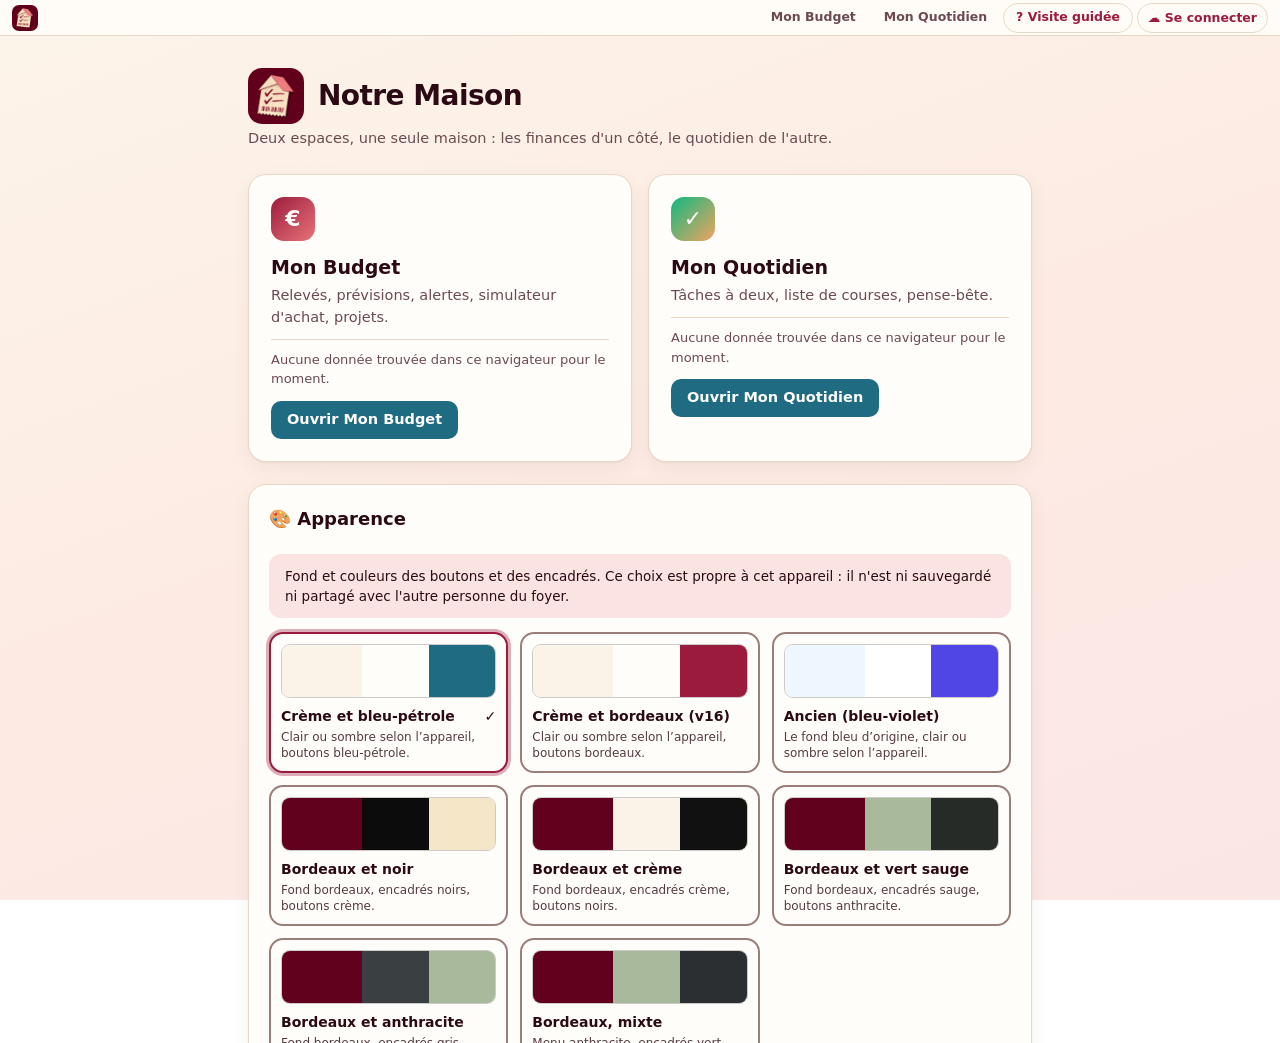
<file: index.html>
<!DOCTYPE html><html lang="fr"><head><meta charset="utf-8"><meta http-equiv="refresh" content="0; url=notre-maison.html"><title>Notre Maison</title></head><body><p><a href="notre-maison.html">Ouvrir Notre Maison</a></p></body></html>
</file>
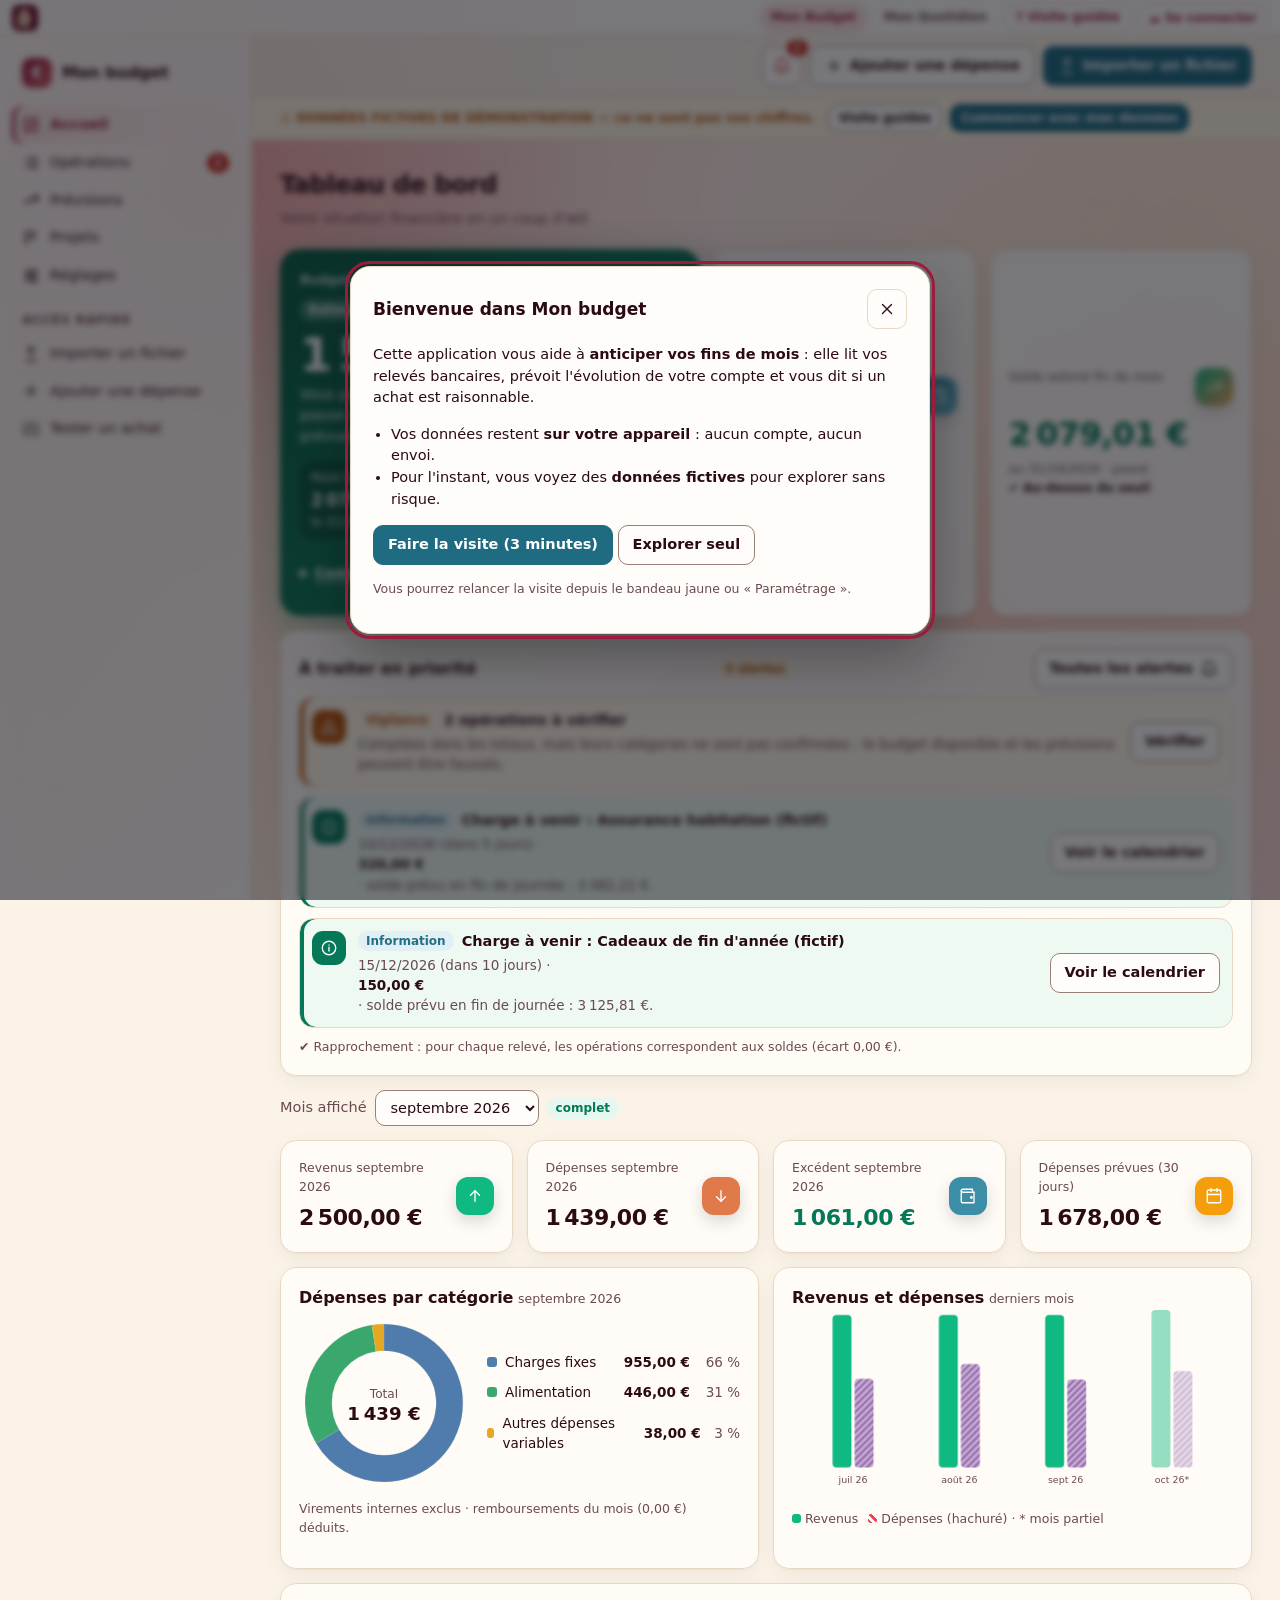
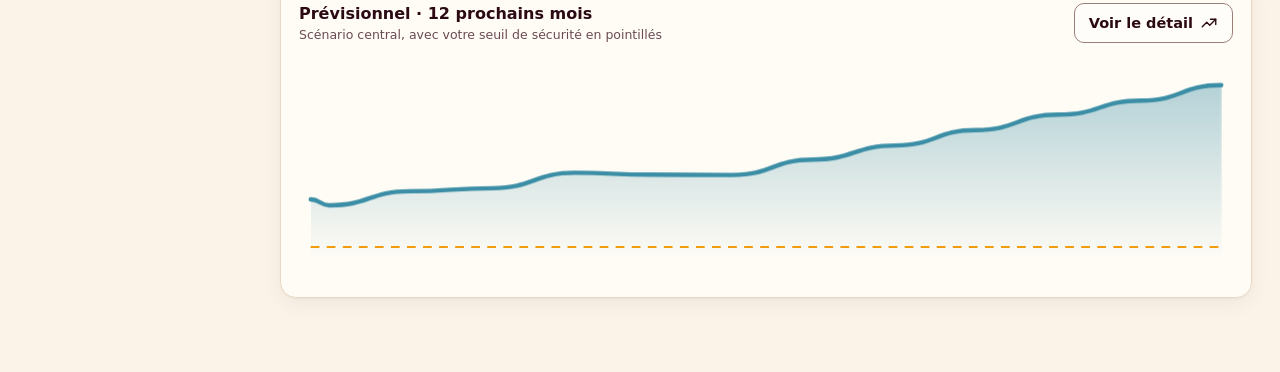
<file: budget.html>
<!doctype html>
<html lang="fr" data-espace="budget"><head><meta charset="utf-8"><script>try{document.documentElement.setAttribute("data-theme",localStorage.getItem("maison.theme")||"creme-bleu")}catch(e){}</script>
<meta name="viewport" content="width=device-width, initial-scale=1, viewport-fit=cover"><meta name="theme-color" content="#62011d">
<title>Mon budget</title>

<style>
:root{--btn:#1f6b82;--btn-h:#185669;--inf:#256e84;--inf-soft:#e1f0f4;--bg:#fbf3e8;--surface:#fffdf9;--surface2:#f6ead9;--bord:#e8d8c3;--txt:#2b0a14;--muted:#6b4a52;--acc:#9b1b3c;--acc2:#e8737a;--acc-soft:#fbe3e1;--ok:#047857;--ok-soft:#e6f7ef;--warn:#b45309;--warn-soft:#fff3df;--ko:#c92a1f;--ko-soft:#fde8e4;--acc-s:#9b1b3c;--ok-s:#047857;--warn-s:#b45309;--ko-s:#c92a1f;--bord-c:#9a7f78;--sh:0 1px 2px rgba(43,10,20,.05),0 6px 20px rgba(43,10,20,.05)}
@media(prefers-color-scheme:dark){:root{--btn:#2b7f98;--btn-h:#34899f;--inf:#7cc3d6;--inf-soft:#12303a;--bg:#1a0409;--surface:#260811;--surface2:#320d19;--bord:#4a1a28;--txt:#f8ead8;--muted:#c4a39b;--acc:#f08a8f;--acc2:#ffb39a;--acc-soft:#3d1220;--ok:#34d399;--ok-soft:#0e2a21;--warn:#fbbf24;--warn-soft:#2b2210;--ko:#ff6b5e;--ko-soft:#3a1214;--bord-c:#a77b7f;--sh:0 1px 2px rgba(0,0,0,.4),0 6px 20px rgba(0,0,0,.3)}}
*{box-sizing:border-box}html{color-scheme:light dark}
body{margin:0;font:14.5px/1.5 Inter,ui-sans-serif,system-ui,-apple-system,"Segoe UI",Roboto,sans-serif;background:var(--bg);color:var(--txt);font-variant-numeric:tabular-nums}
.app{display:grid;grid-template-columns:252px 1fr;min-height:100vh}.col{min-width:0}
aside{position:sticky;top:0;height:100vh;overflow:auto;background:var(--surface);border-right:1px solid var(--bord);padding:18px 12px;z-index:20}
.logo{display:flex;align-items:center;gap:10px;font-weight:700;font-size:16px;padding:4px 10px 18px;letter-spacing:-.01em}
.logo i{width:30px;height:30px;border-radius:9px;background:linear-gradient(135deg,var(--acc-s),#d65a63);display:grid;place-items:center;color:#fff;font-style:normal;font-size:15px}
.grp{font-size:12px;text-transform:uppercase;letter-spacing:.08em;color:var(--muted);padding:16px 10px 6px;font-weight:600}
.it{display:flex;align-items:center;gap:10px;width:100%;border:0;background:transparent;color:var(--txt);padding:8px 10px;border-radius:10px;cursor:pointer;font:inherit;text-align:left}
.it:hover{background:var(--surface2)}.it.on{background:var(--acc-soft);color:var(--acc);font-weight:600}.it span{flex:1}
.pill{font-style:normal;background:var(--ko-s);color:#fff;border-radius:99px;font-size:12px;padding:1px 7px;font-weight:600}
.ic{width:18px;height:18px;flex:none}
.top{position:sticky;top:0;z-index:10;display:flex;align-items:center;gap:8px;padding:10px 28px;background:color-mix(in srgb,var(--bg) 80%,transparent);-webkit-backdrop-filter:blur(12px);backdrop-filter:blur(12px);border-bottom:1px solid var(--bord)}
.sp{flex:1}.ib.menu{display:none}
.ib{display:inline-grid;place-items:center;width:40px;height:40px;border:1px solid var(--bord);background:var(--surface);color:var(--txt);border-radius:10px;cursor:pointer}
.demo{background:var(--warn-soft);color:var(--warn);padding:7px 28px;font-weight:600;font-size:13px;border-bottom:1px solid var(--bord)}
main{max-width:1180px;margin:0 auto;padding:26px 28px 60px}
.ph{display:flex;justify-content:space-between;align-items:flex-end;gap:12px;flex-wrap:wrap;margin-bottom:20px}
.ph h1{margin:0;font-size:25px;letter-spacing:-.025em}.ph p{margin:4px 0 0;color:var(--muted)}.pa{display:flex;gap:8px;flex-wrap:wrap}
.hero{display:grid;grid-template-columns:repeat(auto-fit,minmax(250px,1fr));gap:14px;margin-bottom:14px}
.grid{display:grid;grid-template-columns:repeat(auto-fit,minmax(175px,1fr));gap:14px;margin-bottom:14px}
.carte{background:var(--surface);border:1px solid var(--bord);border-radius:16px;padding:18px;margin-bottom:14px;box-shadow:var(--sh)}
.grid>.carte,.hero>.carte{margin-bottom:0}
.carte.h1{background:linear-gradient(135deg,#1f5568,#3b8ea5);color:#fff;border:0}.carte.h1 .k{color:#ffffffcc}
.k{font-size:12.5px;color:var(--muted)}.carte>.v{font-size:22px;font-weight:650;margin-top:4px;letter-spacing:-.02em}.carte>.v.big{font-size:31px}.nw{white-space:nowrap}
.sub{font-size:12.5px;color:var(--muted);margin-top:2px}.h1 .sub{color:#ffffffe6}
.ok{color:var(--ok)}.warn{color:var(--warn)}.ko{color:var(--ko)}
.badge{display:inline-block;padding:2px 9px;border-radius:99px;font-size:12px;font-weight:600;background:var(--surface2);color:var(--muted)}
.badge.ok{background:var(--ok-soft);color:var(--ok)}.badge.warn{background:var(--warn-soft);color:var(--warn)}.badge.ko{background:var(--ko-soft);color:var(--ko)}.badge.info{background:var(--inf-soft);color:var(--inf)}
.alerte{background:var(--ko-soft);box-shadow:inset 3px 0 0 var(--ko);padding:11px 14px;border-radius:12px;margin-bottom:10px}
.alerte.o{background:var(--warn-soft);box-shadow:inset 3px 0 0 var(--warn)}.alerte.v{background:var(--ok-soft);box-shadow:inset 3px 0 0 var(--ok)}
.note{background:var(--acc-soft);border-radius:12px;padding:10px 14px;margin-bottom:14px;font-size:13.5px}
.chips{display:flex;align-items:center;gap:8px;flex-wrap:wrap;margin-bottom:14px;color:var(--muted)}.btn,button.a{white-space:nowrap}
table{width:100%;border-collapse:collapse}
th{font-size:12px;text-transform:uppercase;letter-spacing:.06em;color:var(--muted);font-weight:600;text-align:left;padding:8px 10px;border-bottom:1px solid var(--bord)}
td{padding:10px;border-bottom:1px solid var(--bord);font-size:14px}tr:last-child td{border-bottom:0}tbody tr:hover td,table tr:hover td{background:color-mix(in srgb,var(--surface2) 55%,transparent)}
td.n,th.n{text-align:right;white-space:nowrap}
.barre{height:8px;background:linear-gradient(90deg,var(--acc),var(--acc2));border-radius:99px;margin-top:4px}
input,select,textarea{padding:8px 11px;border:1px solid var(--bord-c);border-radius:10px;font:inherit;background:var(--surface);color:var(--txt)}
input:focus-visible,select:focus-visible,textarea:focus-visible{border-color:var(--acc)}
table select{padding:7px 8px;font-size:14px}textarea{width:100%;height:150px}
button.a,.btn{display:inline-flex;align-items:center;gap:7px;padding:8px 14px;min-height:40px;border-radius:10px;border:1px solid var(--bord);background:var(--surface);color:var(--txt);font:inherit;font-weight:550;cursor:pointer}
button.a,.btn.pri{background:var(--btn);border-color:var(--btn);color:#fff}button.a:hover,.btn.pri:hover{filter:brightness(1.08)}.btn:hover{background:var(--surface2)}.btn.pri:hover{background:var(--btn-h)}
button.g,button.a.g{background:var(--surface);color:var(--txt);border:1px solid var(--bord)}button.g:hover{background:var(--surface2)}
.tw{overflow-x:auto}label{font-size:13px;color:var(--muted);display:block}label input,label select{display:block;width:100%;margin-top:5px;color:var(--txt)}
summary{cursor:pointer;color:var(--acc);font-weight:550;padding:12px 0}
.ov{position:fixed;inset:0;background:rgba(10,12,20,.55);display:grid;place-items:center;z-index:50;padding:16px;-webkit-backdrop-filter:blur(3px);backdrop-filter:blur(3px)}
.dlg{background:var(--surface);border:1px solid var(--bord);border-radius:20px;width:min(580px,100%);max-height:92vh;overflow:auto;padding:22px;box-shadow:0 20px 60px rgba(0,0,0,.35)}
.dh{display:flex;justify-content:space-between;align-items:center;margin-bottom:6px}.dh b{font-size:17px}
.fg{display:grid;grid-template-columns:1fr 1fr;gap:14px;margin:14px 0}.fg .full{grid-column:1/-1}
@media(max-width:900px){.app{grid-template-columns:1fr}aside{position:fixed;left:-280px;width:270px;transition:left .2s;box-shadow:var(--sh)}aside.open{left:0}.ib.menu{display:inline-grid}.top{padding:10px 14px}main{padding:18px 14px 60px}.demo{padding:7px 14px}.fg{grid-template-columns:1fr}.carte>.v.big{font-size:26px}}
@media(max-width:520px){.grid{grid-template-columns:1fr 1fr}.hero{grid-template-columns:1fr}.carte>.v{font-size:19px}.carte{padding:14px}.lbl{display:none}.ph h1{font-size:21px}}

:root{--grid:rgba(214,69,93,.08)}@media(prefers-color-scheme:dark){:root{--grid:rgba(240,138,143,.09)}}
.bg{position:fixed;inset:0;z-index:-1;overflow:hidden;pointer-events:none}
aside{background:color-mix(in srgb,var(--surface) 72%,transparent);-webkit-backdrop-filter:blur(18px) saturate(1.5);backdrop-filter:blur(18px) saturate(1.5)}
.carte{background:color-mix(in srgb,var(--surface) 90%,transparent);-webkit-backdrop-filter:blur(16px) saturate(1.4);backdrop-filter:blur(16px) saturate(1.4)}
.carte.h1{background:linear-gradient(135deg,#1b4a5c,#2f7f96 60%,#4ba3b8);box-shadow:0 14px 40px rgba(47,127,150,.35)}
.it.on{background:linear-gradient(90deg,var(--acc-soft),transparent);box-shadow:inset 3px 0 0 var(--acc)}
.chip{flex:none;width:38px;height:38px;border-radius:12px;display:grid;place-items:center;color:#fff;font-style:normal;box-shadow:0 6px 16px rgba(0,0,0,.15)}
.kp{display:flex;justify-content:space-between;align-items:center;gap:10px}.hh{display:flex;justify-content:space-between;align-items:flex-start}
.num{font-size:22px;font-weight:650;margin-top:4px;letter-spacing:-.02em}.num.big{font-size:32px}
.cols{display:grid;grid-template-columns:1fr 1fr;gap:14px;margin-bottom:14px}.cols>.carte{margin-bottom:0}
.donutw{display:flex;align-items:center;gap:18px;flex-wrap:wrap;margin-top:8px}.leg{flex:1;min-width:170px}.leg div{display:flex;align-items:center;gap:8px;padding:5px 0;font-size:13.5px}.leg i{width:10px;height:10px;border-radius:3px}.leg b{margin-left:auto}.leg span{color:var(--muted);width:42px;text-align:right}
.tx{fill:var(--muted);font-size:12px}.dot{display:inline-block;width:9px;height:9px;border-radius:3px;margin:0 4px 0 10px}
.ph2{display:flex;justify-content:space-between;align-items:center;gap:10px;margin-bottom:8px}
.gr{overflow-x:auto}.gr svg{min-width:640px;width:100%;display:block}.sp svg{width:100%}
.lgd{display:flex;gap:16px;flex-wrap:wrap;font-size:13px;color:var(--muted);margin:6px 0}.lgd i{display:inline-block;width:18px;height:4px;border-radius:2px;margin-right:6px;vertical-align:middle}
@keyframes rise{from{opacity:0;transform:translateY(12px)}to{opacity:1;transform:none}}
#vue>*{animation:rise .45s ease both}.hero>.carte,.grid>.carte,.cols>.carte{animation:rise .55s ease both}
.hero>.carte:nth-child(2),.grid>.carte:nth-child(2){animation-delay:.07s}.hero>.carte:nth-child(3),.grid>.carte:nth-child(3){animation-delay:.14s}.grid>.carte:nth-child(4){animation-delay:.21s}
@keyframes draw{to{stroke-dashoffset:0}}.draw{stroke-dasharray:1;stroke-dashoffset:1;animation:draw 1.8s ease .15s forwards}
@keyframes grow{from{transform:scaleY(0)}}.bar{transform-box:fill-box;transform-origin:bottom;animation:grow .9s cubic-bezier(.2,.8,.2,1) both}
@keyframes fadein{from{opacity:0}}.area{animation:fadein 1.5s ease .5s both}.pt{cursor:pointer;transition:r .15s}.pt:hover{r:7}
@media(max-width:900px){.cols{grid-template-columns:1fr}}
@media(max-width:520px){.num{font-size:19px}.num.big{font-size:25px}}
@media(prefers-reduced-motion:reduce){*{animation:none!important;transition:none!important}.draw{stroke-dashoffset:0!important}}

:root{--bgbase:linear-gradient(160deg,#fcf4ea 0%,#fdebe3 46%,#fbe6e6 100%);--ia:.55}
@media(prefers-color-scheme:dark){:root{--bgbase:linear-gradient(160deg,#1d050b 0%,#150308 50%,#240710 100%);--ia:.42}}
.bg{background:var(--bgbase)}
.ir{position:absolute;will-change:transform}
.c1,.c2{width:170vmax;height:170vmax;left:50%;top:50%;margin:-85vmax 0 0 -85vmax;border-radius:50%}
.c1{background:conic-gradient(from 0deg,#ffb3a7,#f6dfbf,#f2a0a6,#ffd7a1,#e8737a,#ffb3a7);opacity:calc(var(--ia)*.62);animation:spin 150s linear infinite}
.c2{background:conic-gradient(from 90deg,#ffd9c2,#f9c0c8,#f1b79a,#fbe6c2,#f5a3a8,#ffd9c2);opacity:calc(var(--ia)*.5);animation:spin 210s linear infinite reverse;mix-blend-mode:soft-light}
.orb{border-radius:50%;opacity:var(--ia)}
.orb1{width:62vmax;height:62vmax;left:-14vmax;top:-18vmax;background:radial-gradient(closest-side,rgba(232,115,122,.75),transparent);animation:d1 46s ease-in-out infinite alternate}
.orb2{width:70vmax;height:70vmax;right:-20vmax;top:6vmax;background:radial-gradient(closest-side,rgba(255,190,150,.75),transparent);animation:d2 58s ease-in-out infinite alternate}
.orb3{width:66vmax;height:66vmax;left:22vmax;bottom:-30vmax;background:radial-gradient(closest-side,rgba(190,60,90,.6),transparent);animation:d3 52s ease-in-out infinite alternate}
.orb4{width:48vmax;height:48vmax;left:-12vmax;bottom:4vmax;background:radial-gradient(closest-side,rgba(246,223,191,.8),transparent);animation:d2 64s ease-in-out infinite alternate-reverse}
.sheen{inset:-60%;background:linear-gradient(115deg,transparent 38%,rgba(255,255,255,.5) 50%,transparent 62%);mix-blend-mode:overlay;opacity:.7;animation:sheen 28s ease-in-out infinite alternate}
@media(prefers-color-scheme:dark){.bg::after{content:'';position:absolute;inset:0;background:linear-gradient(180deg,rgba(7,9,20,.58),rgba(7,9,20,.38))}:root{--muted:#a9b1c6}.orb,.c1{mix-blend-mode:screen}.sheen{opacity:.18}}
@keyframes spin{to{transform:rotate(360deg)}}
@keyframes d1{to{transform:translate(32vmax,24vmax) scale(1.25)}}@keyframes d2{to{transform:translate(-30vmax,20vmax) scale(1.18)}}@keyframes d3{to{transform:translate(-34vmax,-18vmax) scale(1.22)}}
@keyframes sheen{from{transform:translateX(-18%)}to{transform:translateX(18%)}}
.carte{background:color-mix(in srgb,var(--surface) 88%,transparent);-webkit-backdrop-filter:blur(20px) saturate(1.6);backdrop-filter:blur(20px) saturate(1.6)}
aside{background:color-mix(in srgb,var(--surface) 86%,transparent);-webkit-backdrop-filter:blur(22px) saturate(1.6);backdrop-filter:blur(22px) saturate(1.6)}

.top{padding-top:calc(10px + env(safe-area-inset-top))}.app{min-height:100dvh}
html{-webkit-text-size-adjust:100%}button,.it,.tb{-webkit-tap-highlight-color:transparent}
#tabbar{display:none}
body.drawer::after{content:'';position:fixed;inset:0;background:rgba(5,8,20,.45);z-index:15}
@media(max-width:900px){
 #tabbar{display:flex;position:fixed;left:0;right:0;bottom:0;z-index:30;background:color-mix(in srgb,var(--surface) 84%,transparent);-webkit-backdrop-filter:blur(20px) saturate(1.6);backdrop-filter:blur(20px) saturate(1.6);border-top:1px solid var(--bord);padding:6px 4px calc(6px + env(safe-area-inset-bottom))}
 .tb{flex:1;display:flex;flex-direction:column;align-items:center;gap:2px;border:0;background:transparent;color:var(--muted);font:inherit;font-size:12px;padding:6px 2px;min-height:48px;position:relative;border-radius:12px}
 .tb.on{color:var(--acc);font-weight:650}.tb .ic{width:23px;height:23px}.tb .pill{position:absolute;top:1px;left:calc(50% + 6px)}
 main{padding-bottom:calc(100px + env(safe-area-inset-bottom))}
 .ib.menu{display:none}
 input,select,textarea{font-size:16px}
 .btn,button.a,.it{min-height:44px}
 aside{padding-top:calc(18px + env(safe-area-inset-top));padding-bottom:calc(96px + env(safe-area-inset-bottom))}
 .c2,.sheen{display:none}.orb,.c1{mix-blend-mode:normal!important}
}
@media(max-width:600px){.ov{place-items:end center;padding:0}.dlg{border-radius:22px 22px 0 0;width:100%;max-height:90vh;padding-bottom:calc(24px + env(safe-area-inset-bottom))}}

.plus{display:none}
.toast{position:fixed;left:50%;bottom:calc(92px + env(safe-area-inset-bottom));transform:translateX(-50%);background:var(--txt);color:var(--bg);padding:11px 18px;border-radius:14px;z-index:60;box-shadow:0 12px 40px rgba(0,0,0,.35);animation:rise .3s ease both;max-width:90vw;font-size:14px;font-weight:550}
@keyframes tileIn{from{opacity:0;transform:translateY(24px) scale(.9)}to{opacity:1;transform:none}}
.bell{position:relative;color:var(--muted)}.bell.has{color:var(--ko);border-color:color-mix(in srgb,var(--ko) 45%,var(--bord));animation:ring 2.6s ease-in-out infinite}
.bell .pill{position:absolute;top:-7px;right:-7px;min-width:19px;text-align:center}
@keyframes ring{0%,100%{box-shadow:0 0 0 0 color-mix(in srgb,var(--ko) 38%,transparent)}50%{box-shadow:0 0 0 7px transparent}}
.lbs{display:none}
@media(max-width:900px){
 aside{display:none}
 .plus{display:flex;flex-direction:column;align-items:flex-end;gap:8px;position:fixed;right:12px;bottom:calc(84px + env(safe-area-inset-bottom));z-index:25;pointer-events:none;visibility:hidden;transition:visibility 0s linear .3s}
 .plus.open{pointer-events:auto;visibility:visible;transition-delay:0s}
 .tile{position:relative;display:inline-flex;align-items:center;gap:10px;padding:6px 16px 6px 6px;border:1px solid var(--bord);border-radius:14px;background:color-mix(in srgb,var(--surface) 94%,transparent);-webkit-backdrop-filter:blur(16px);backdrop-filter:blur(16px);color:var(--txt);font:inherit;font-weight:600;font-size:14px;white-space:nowrap;cursor:pointer;box-shadow:0 8px 24px rgba(0,0,0,.22);opacity:0;transform-origin:bottom right}
 .plus.open .tile{animation:tileIn .45s cubic-bezier(.2,.85,.2,1) var(--d,0ms) both}
 .tile .chip{width:30px;height:30px;border-radius:10px;box-shadow:none}.tile .ic{width:16px;height:16px}
 .tile.on{border-color:var(--acc);box-shadow:0 0 0 2px color-mix(in srgb,var(--acc) 30%,transparent),0 8px 24px rgba(0,0,0,.22)}
 .tile .pill{position:static;margin-left:2px}
 .tw table{min-width:640px}td{vertical-align:top}
}
@media(max-width:520px){.lbs{display:inline}}
@media(prefers-reduced-motion:reduce){.tile{opacity:1!important;transform:none!important}.bell.has{animation:none}}

.only-mob{display:none}.rc{border:1px solid var(--bord);border-radius:14px;padding:12px;background:var(--surface)}.rc.best{border-color:var(--ok);box-shadow:0 0 0 2px color-mix(in srgb,var(--ok) 22%,transparent)}
.rh,.rl{display:flex;justify-content:space-between;align-items:center;gap:8px}.rh{margin-bottom:6px}.rl{padding:3px 0;font-size:14px}.rl span{color:var(--muted)}.rc .k{margin-top:6px}
@media(max-width:900px){.only-desk{display:none}.only-mob{display:grid;gap:10px}}

.sim-res{display:grid;gap:12px}.sim-res>.carte,.sim-res>.alerte{margin:0}
.rec{border-radius:20px;padding:18px;border:1.5px solid var(--ok);background:linear-gradient(160deg,color-mix(in srgb,var(--ok) 15%,var(--surface)),color-mix(in srgb,var(--surface) 92%,transparent));box-shadow:0 10px 36px color-mix(in srgb,var(--ok) 22%,transparent)}
.rec.r-warn{border-color:var(--warn);background:linear-gradient(160deg,color-mix(in srgb,var(--warn) 15%,var(--surface)),color-mix(in srgb,var(--surface) 92%,transparent));box-shadow:0 10px 36px color-mix(in srgb,var(--warn) 22%,transparent)}
.rec.r-ko{border-color:var(--ko);background:linear-gradient(160deg,color-mix(in srgb,var(--ko) 14%,var(--surface)),color-mix(in srgb,var(--surface) 92%,transparent));box-shadow:0 10px 36px color-mix(in srgb,var(--ko) 22%,transparent)}
.rec-top{display:flex;gap:8px;flex-wrap:wrap;margin-bottom:8px}.rec-top .badge{font-size:13px;padding:4px 12px}
.rec-date{font-size:22px;font-weight:700;letter-spacing:-.02em}.rec-lab{font-size:12.5px;color:var(--muted)}
.rec-val{font-size:40px;font-weight:750;letter-spacing:-.03em;line-height:1.1;margin:8px 0 2px}
.marge{display:inline-block;margin-top:10px;padding:6px 12px;border-radius:12px;font-weight:650;font-size:13.5px}.marge.ok{background:var(--ok-soft);color:var(--ok)}.marge.warn{background:var(--warn-soft);color:var(--warn)}.marge.ko{background:var(--ko-soft);color:var(--ko)}
.why{margin:12px 0 4px;font-size:14px;line-height:1.5}
.sec{margin-top:12px;padding-top:10px;border-top:1px dashed var(--bord);display:flex;justify-content:space-between;gap:8px;color:var(--muted);font-size:13px}.sec b{color:var(--txt);font-weight:600}
.alts-t{font-size:12px;text-transform:uppercase;letter-spacing:.08em;color:var(--muted);font-weight:650;margin:6px 2px -4px}
.alts{display:grid;grid-template-columns:repeat(auto-fit,minmax(145px,1fr));gap:10px}
.alt{text-align:left;border:1px solid var(--bord);border-left-width:4px;border-radius:14px;padding:11px 12px;background:color-mix(in srgb,var(--surface) 92%,transparent);color:var(--txt);font:inherit;cursor:pointer}
.alt.ok{border-left-color:var(--ok)}.alt.warn{border-left-color:var(--warn)}.alt.ko{border-left-color:var(--ko);background:color-mix(in srgb,var(--ko-soft) 55%,var(--surface))}.alt.eq{border-style:dashed;border-left-style:solid;border-left-color:var(--ok)}
.alt-d{font-weight:700}.alt-l{font-size:11.5px;color:var(--muted);margin-top:4px}.alt-v{font-size:20px;font-weight:700;margin:4px 0 8px;letter-spacing:-.02em}
details.det summary{cursor:pointer;color:var(--acc);font-weight:650;font-size:15px}details.det[open] summary{margin-bottom:8px}
.dg{padding:10px 0;border-bottom:1px solid var(--bord)}.dgh{display:flex;justify-content:space-between;gap:8px;font-weight:600}.dg ul{list-style:none;margin:6px 0 0;padding:0}
.dg li{display:flex;justify-content:space-between;gap:8px;font-size:13.5px;padding:2px 0;color:var(--muted)}.dg li b{color:var(--txt);font-weight:550}.dg .k{font-weight:400}

.top3{display:grid;grid-template-columns:1.6fr 1fr 1fr;gap:14px;margin-bottom:14px}.top3>.carte{margin-bottom:0;display:flex;flex-direction:column;justify-content:center}.top3>*{animation:rise .5s ease both}.top3>*:nth-child(2){animation-delay:.07s}.top3>*:nth-child(3){animation-delay:.14s}
.bdg{border-radius:20px;padding:20px;color:#fff;background:linear-gradient(135deg,#0b5d44,#12805c 60%,#2aa57a);box-shadow:0 14px 40px rgba(18,128,92,.38)}
.bdg.r-warn{background:linear-gradient(135deg,#92400e,#b45309 60%,#c2410c);box-shadow:0 14px 40px rgba(217,119,6,.4)}
.bdg.r-ko{background:linear-gradient(135deg,#9f1239,#c92a1f 60%,#e11d48);box-shadow:0 14px 40px rgba(225,29,72,.4)}
.bdg-top{display:flex;gap:8px;align-items:center;flex-wrap:wrap}.bdg .k{color:#ffffffcc;font-weight:600;margin-right:auto}.bdg .badge{background:rgba(255,255,255,.22);color:#fff}
.bdg-val{font-size:46px;font-weight:780;letter-spacing:-.03em;line-height:1.05;margin:10px 0 4px}.bdg-sub{opacity:.96;font-size:14.5px;line-height:1.45}
.bdg-eq{display:grid;grid-template-columns:1fr 1fr;gap:10px;margin-top:14px}.bdg-eq>span{display:flex;flex-direction:column;background:rgba(0,0,0,.2);border-radius:12px;padding:8px 11px;font-size:12px}.bdg-eq b{font-size:17px;margin-top:1px}.bdg-eq i{font-style:normal;opacity:.95}
.bdg summary{cursor:pointer;margin-top:12px;font-weight:650;font-size:14px;color:#fff;text-decoration:underline;text-underline-offset:3px}.bdg details .k{color:#ffffffd9;font-weight:400;margin:8px 0 0;font-size:13px}
.al{display:flex;gap:12px;align-items:flex-start;padding:12px;border-radius:14px;margin-bottom:10px;border:1px solid var(--bord);background:color-mix(in srgb,var(--surface) 88%,transparent)}
.al-crit{box-shadow:inset 4px 0 0 var(--ko);background:color-mix(in srgb,var(--ko-soft) 70%,var(--surface))}.al-warn{box-shadow:inset 4px 0 0 var(--warn);background:color-mix(in srgb,var(--warn-soft) 70%,var(--surface))}.al-info{box-shadow:inset 4px 0 0 var(--ok);background:color-mix(in srgb,var(--ok-soft) 70%,var(--surface))}
.al-ic{flex:none;width:34px;height:34px;border-radius:11px;display:grid;place-items:center;font-style:normal;color:#fff;background:var(--warn-s)}.al-crit .al-ic{background:var(--ko-s)}.al-info .al-ic{background:var(--ok-s)}
.al-b{flex:1;min-width:0}.al-b b{display:block}.al-b p{margin:2px 0 0;font-size:13.5px;color:var(--muted)}.al .btn{align-self:center;flex:none}
.det2>summary{cursor:pointer;color:var(--acc);font-weight:650;margin:2px 0 10px}
@media(max-width:900px){.top3{grid-template-columns:1fr 1fr}.bdg{grid-column:1/-1}.top3 .num.big{font-size:23px}}
@media(max-width:600px){.al{flex-wrap:wrap}.al .btn{width:100%;justify-content:center}.bdg-val{font-size:40px}}

.crumb,.subnav{display:none}
@media(max-width:900px){
 .crumb{display:block;font-size:12px;text-transform:uppercase;letter-spacing:.08em;color:var(--muted);font-weight:650;margin:0 0 6px}
 .subnav{display:flex;gap:8px;overflow-x:auto;margin:-4px -14px 16px;padding:2px 14px 6px;scrollbar-width:none;-webkit-overflow-scrolling:touch}.subnav::-webkit-scrollbar{display:none}
 .sn{flex:none;display:inline-flex;align-items:center;gap:6px;min-height:44px;padding:8px 14px;border:1px solid var(--bord);border-radius:99px;background:color-mix(in srgb,var(--surface) 92%,transparent);color:var(--txt);font:inherit;font-size:13.5px;font-weight:550;white-space:nowrap;cursor:pointer}
 .sn.on{background:var(--btn);border-color:var(--btn);color:#fff;font-weight:650}.sn .pill{position:static}
}

:focus-visible{outline:3px solid var(--acc);outline-offset:2px}
.bdg :focus-visible,.carte.h1 :focus-visible{outline-color:#fff}
input:focus-visible,select:focus-visible,textarea:focus-visible{outline-offset:1px}
h1[tabindex="-1"]:focus,main:focus{outline:none}
label.btn:focus-within{outline:3px solid var(--acc);outline-offset:2px}
.vh{position:absolute!important;width:1px;height:1px;margin:-1px;padding:0;overflow:hidden;clip:rect(0 0 0 0);white-space:nowrap;border:0}
.skip{position:absolute;left:-9999px;top:8px;z-index:100;background:var(--acc-s);color:#fff;padding:10px 16px;border-radius:10px;font-weight:650;text-decoration:none}.skip:focus{left:12px}
input[type=checkbox]{width:24px;height:24px;margin:10px;accent-color:var(--acc-s);vertical-align:middle}
[aria-invalid=true]{border-color:var(--ko)!important}
.err{color:var(--ko);font-weight:650}.err:not(:empty)::before{content:'⚠ '}
.alerte::before{content:'⛔ ';font-weight:700}.alerte.o::before{content:'⚠ '}.alerte.v::before{content:'✔ '}
.lvl{display:inline-block;margin-right:8px;padding:1px 8px;border-radius:99px;font-size:12px;font-weight:700;background:var(--ko-soft);color:var(--ko);vertical-align:1px}.al-warn .lvl{background:var(--warn-soft);color:var(--warn)}
.carte>b:first-child,.carte>.ph2 b{font-size:16px;font-weight:650}
.lgd i{height:0!important;background:none!important;border-top:4px solid}
.dot.hatch{background:repeating-linear-gradient(45deg,#f43f5e 0 3px,#ffffff80 3px 6px)}
@media(max-width:900px){.tb.on::before{content:'';position:absolute;top:-6px;left:50%;width:28px;height:3px;margin-left:-14px;border-radius:0 0 3px 3px;background:var(--acc)}
 .ib{width:44px;height:44px}select,input:not([type=checkbox]),textarea{min-height:44px}table select{font-size:16px;padding:10px 8px}}

.crumb,.alts-t{color:color-mix(in srgb,var(--txt) 80%,var(--bg))}

@media(max-width:900px){.top3 .chip{width:32px;height:32px;border-radius:10px}.top3 .sub{line-height:1.3}.top3 .k{line-height:1.3}.top3{gap:12px}.top3 .carte{padding:12px 14px}}

.st{font-weight:600;font-size:12px;white-space:nowrap;color:var(--txt)}

/* ---------- calendrier ---------- */
.cal-nav{display:flex;align-items:center;gap:8px;margin-bottom:12px}.cal-nav select{flex:1;min-width:0;margin:0;text-transform:capitalize;font-weight:650}.cal-nav .btn{min-width:44px;justify-content:center;padding:8px 12px}.cal-nav .btn:disabled{opacity:.4;cursor:default}
.cal-sum{display:grid;grid-template-columns:repeat(4,1fr);gap:10px;margin-bottom:14px}.cal-sum .carte{margin:0;padding:12px 14px}.cal-sum .k{font-size:12.5px}.cal-sum .v{font-size:19px;font-weight:700;letter-spacing:-.02em;font-variant-numeric:tabular-nums}
.cal .pos{color:var(--ok)}.cal .neg{color:var(--ko)}
.cal-g{display:grid;grid-template-columns:repeat(7,minmax(0,1fr));gap:4px}.cal-h{font-size:11.5px;text-align:center;color:var(--muted);font-weight:650;padding:2px 0}
.cc{position:relative;display:flex;flex-direction:column;align-items:center;gap:4px;min-height:62px;padding:6px 2px 10px;border:1px solid var(--bord);border-radius:12px;background:var(--surface);color:var(--txt);font:inherit;text-align:center;cursor:pointer;min-width:0}
.cc:hover{background:var(--surface2)}.cc.sel{border-color:var(--acc);box-shadow:0 0 0 2px var(--acc)}
.cc.off{background:transparent;border-style:dashed;opacity:.45;cursor:default}.cc.off:hover{background:transparent}
.cc .cn{font-size:13px;font-weight:600;line-height:1.4;min-width:22px;border-radius:99px}.cc.auj .cn{background:var(--acc);color:#fff}
.cc .dts{display:flex;gap:3px;flex-wrap:wrap;justify-content:center;min-height:8px}
.dt{display:inline-block;width:8px;height:8px;border-radius:50%}.dt.rev{background:var(--ok)}.dt.dep{background:var(--ko)}.dt.ech{background:var(--acc2);border-radius:2px;transform:rotate(45deg)}.dt.est{border:1.5px dashed var(--muted);width:7px;height:7px}
.cc .nt{display:none;font-size:11px;font-weight:650;font-variant-numeric:tabular-nums}
.cc.sous::after{content:'';position:absolute;left:8px;right:8px;bottom:4px;height:3px;border-radius:3px;background:var(--ko)}
@media(min-width:700px){.cc{min-height:82px}.cc .nt{display:block}}
.cal-lg{display:flex;flex-wrap:wrap;gap:6px 16px;font-size:12.5px;color:var(--muted);margin:10px 2px 2px}.cal-lg span{display:inline-flex;align-items:center;gap:6px}
.cal-lg .bar{display:inline-block;width:14px;height:3px;border-radius:3px;background:var(--ko)}
.op{display:grid;grid-template-columns:36px minmax(0,1fr) auto;gap:10px;align-items:center;width:100%;margin-top:8px;padding:10px 12px;border:1px solid var(--bord);border-radius:14px;background:var(--surface);color:var(--txt);font:inherit;text-align:left;cursor:pointer}
.op:hover{background:var(--surface2)}.op.on{border-color:var(--acc);box-shadow:0 0 0 1px var(--acc)}.op.est{border-style:dashed}
.op .oi{width:36px;height:36px;border-radius:10px;display:grid;place-items:center}.op.rev .oi{background:var(--ok-soft);color:var(--ok)}.op.dep .oi{background:var(--ko-soft);color:var(--ko)}.op.ech .oi{background:var(--inf-soft);color:var(--inf)}.op.est .oi{background:var(--surface2);color:var(--muted)}
.op-l{min-width:0}.op-l b{display:block;overflow-wrap:anywhere;font-weight:600}.op .os{display:block;font-size:12px;color:var(--muted)}.op .os.neg{color:var(--ko)}.op .om{text-align:right}.op .oa{display:block;font-weight:700;font-variant-numeric:tabular-nums}
.opd{margin:4px 0 0;padding:12px 14px;border-radius:14px;background:var(--surface2);font-size:13.5px}.opd dl{display:grid;grid-template-columns:auto 1fr;gap:6px 14px;margin:0}.opd dt{color:var(--muted)}.opd dd{margin:0;text-align:right;font-variant-numeric:tabular-nums}
.cal-jh{display:flex;justify-content:space-between;align-items:flex-start;gap:10px;flex-wrap:wrap}.cal-jh b{text-transform:capitalize}
.cal .lk{background:none;border:0;padding:0;color:var(--acc);font:inherit;text-align:left;cursor:pointer;text-decoration:underline}
.cal .chk{display:flex;align-items:center;gap:8px;margin:6px 0 10px}.cal .chk input{width:auto;margin:0}

/* ---------- paramétrage ---------- */
body.fx-off .bg{display:none}body.fx-low .bg *,body.fx-low .bg::after{animation:none!important}
.pa{margin-bottom:14px}.pa-h{font-size:17px;margin:0 0 2px;letter-spacing:-.01em}
.pr{display:grid;grid-template-columns:minmax(0,1.1fr) minmax(0,1fr);gap:8px 22px;padding:14px 0;border-top:1px solid var(--bord)}.pa>.k+.pr{margin-top:10px}
.pr-t p{margin:3px 0 0}.pr-t label{color:var(--txt);display:inline}.pr-c input,.pr-c select{max-width:280px}.pr-c .k{margin-top:6px}
.pr-c input[type=number],.pr-c input[type=date]{display:inline-block;width:auto;min-width:130px;margin:0 6px 0 0}.pr-c select{display:inline-block;width:auto;margin:0}
.pr-c .fg label input,.pr-c .fg label select{display:block;width:100%}
.pa .lk{background:none;border:0;padding:0;color:var(--acc);font:inherit;text-align:left;cursor:pointer;text-decoration:underline}
.pa .chk{display:flex;align-items:center;gap:8px;margin:0;color:var(--txt)}.pa .chk input{width:auto;margin:0}
.rv{border:1px solid var(--bord);border-radius:14px;padding:12px 14px;margin-top:10px;background:var(--surface)}.rv-h{display:flex;justify-content:space-between;align-items:center;gap:10px}
.fg3{display:grid;grid-template-columns:repeat(3,minmax(0,1fr));gap:12px;margin:10px 0 6px}
.clst{list-style:none;margin:0 0 10px;padding:0;display:grid;gap:8px}.clst li{display:flex;justify-content:space-between;align-items:center;gap:10px;padding:8px 12px;border:1px solid var(--bord);border-radius:12px}
@media(max-width:700px){.pr{grid-template-columns:1fr}.fg3{grid-template-columns:1fr}.pr-c input,.pr-c select{max-width:none}}

/* ---------- import CSV / Excel ---------- */
.ck{display:flex;align-items:center;gap:8px;color:var(--txt);margin:0}.ck input{width:auto;margin:0}
.imm th,.imm td{white-space:nowrap;max-width:190px;overflow:hidden;text-overflow:ellipsis;vertical-align:middle}.imm select{width:100%;min-width:120px;margin:0}.imm tr.h td{font-weight:650;background:var(--surface2)}
.imf td,.imf th{vertical-align:middle}.imf select{max-width:210px;margin:0}.imf tr.off td{opacity:.55}.imf td:nth-child(3){min-width:160px}
.ibar{display:flex;flex-wrap:wrap;gap:10px 16px;align-items:center;margin:10px 0}

/* ---------- alertes ---------- */
.al-act{display:flex;flex-wrap:wrap;gap:8px;margin-top:10px}.al-act .btn,.al-act .a{min-height:36px;padding:6px 12px}
.al-info .lvl{background:var(--inf-soft);color:var(--inf)}.al-b p b{color:var(--txt)}

/* ---------- visite guidée ---------- */
#visite{position:fixed;left:50%;bottom:20px;transform:translateX(-50%);width:min(440px,calc(100% - 24px));z-index:45;background:var(--surface);border:1px solid var(--bord);border-radius:18px;padding:16px 18px;box-shadow:0 20px 60px rgba(0,0,0,.35)}
#visite p{margin:6px 0 4px}.vh2{display:flex;justify-content:space-between;align-items:center;gap:8px}.vp{display:flex;gap:5px;margin:8px 0 10px}.vp i{width:8px;height:8px;border-radius:50%;background:var(--bord)}.vp i.on{background:var(--acc)}
.vb{display:flex;gap:8px;flex-wrap:wrap}body.visite main{padding-bottom:260px}
.demo button{min-height:28px;padding:2px 10px;margin-left:8px;font-size:12.5px}
@media(max-width:900px){#visite{bottom:calc(84px + env(safe-area-inset-bottom))}}

/* ---------- navigation par sections ---------- */
.subnav{display:flex;gap:8px;overflow-x:auto;margin:0 0 18px;padding:2px 0 6px;scrollbar-width:none;-webkit-overflow-scrolling:touch}.subnav::-webkit-scrollbar{display:none}
.sn{flex:none;display:inline-flex;align-items:center;gap:6px;min-height:40px;padding:8px 14px;border:1px solid var(--bord);border-radius:99px;background:color-mix(in srgb,var(--surface) 92%,transparent);color:var(--txt);font:inherit;font-size:13.5px;font-weight:550;white-space:nowrap;cursor:pointer}
.sn:hover{background:var(--surface2)}.sn.on{background:var(--btn);border-color:var(--btn);color:#fff;font-weight:650}.sn .pill{position:static}
@media(max-width:900px){.subnav{margin:-4px -14px 16px;padding:2px 14px 6px}.sn{min-height:44px}}

.btn:not(.pri),button.g,button.a.g{border:1.5px solid var(--bord-c);font-weight:650}.btn.ko,button.ko{background:transparent;color:var(--ko);border:1.5px solid var(--ko)}.btn.ko:hover{background:var(--ko-soft)}

</style><link rel="icon" href="icone.png"><link rel="apple-touch-icon" href="icone.png">
<script src="maison.js" defer></script>
<link rel="stylesheet" href="themes.css"></head><body>
<div class="bg"><i class="ir c1"></i><i class="ir c2"></i><i class="ir orb orb1"></i><i class="ir orb orb2"></i><i class="ir orb orb3"></i><i class="ir orb orb4"></i><i class="ir sheen"></i></div>
<a class="skip" href="#vue">Aller au contenu</a><div id="live" class="vh" role="status" aria-live="polite"></div>
<div class="app"><aside id="side"><div class="logo"><i>€</i>Mon budget</div><nav id="nav" aria-label="Menu principal"></nav></aside>
<div class="col"><div class="top"><button class="ib menu" onclick="document.getElementById('side').classList.toggle('open')" aria-label="Menu" id="mb"></button><div class="sp"></div><div id="qa" style="display:flex;gap:8px"></div></div>
<div class="demo" id="bandeau"></div><main id="vue" tabindex="-1"></main></div></div>
<nav id="tabbar" aria-label="Navigation mobile"></nav>
<div id="plus" class="plus"></div>
<div id="modal"></div><input type="file" id="fi" accept=".json,.csv,.tsv,.txt,.xlsx,.pdf" hidden onchange="onglet='imp';importerAuto(this.files[0]);this.value=''">
<script>
// Moteur de calcul financier : déterministe, sans dépendance, montants en CENTIMES (entiers).
// Convention : montant signé, entrée > 0, sortie < 0.

const enCentimes = (euros) => Math.round(Number(euros) * 100);
const enEuros = (c) => (c / 100).toLocaleString('fr-FR', { style: 'currency', currency: 'EUR' });

const jour = (iso) => new Date(iso + 'T00:00:00Z');
const iso = (d) => d.toISOString().slice(0, 10);
const ajouterJours = (s, n) => { const d = jour(s); d.setUTCDate(d.getUTCDate() + n); return iso(d); };
const mois = (s) => s.slice(0, 7);

// type : 'revenu' | 'depense' | 'virement_interne' | 'remboursement'
// Totaux d'un mois. Entrées = revenus ; sorties = dépenses - remboursements (net).
// Les virements internes sont exclus (jamais de double comptage).
function totauxMois(txs, m) {
  let revenus = 0, depenses = 0, remboursements = 0, internes = 0;
  for (const t of txs) {
    if (mois(t.date) !== m) continue;
    if (t.type === 'virement_interne') internes += 1;
    else if (t.type === 'remboursement') remboursements += t.amountCents;
    else if (t.type === 'revenu') revenus += t.amountCents;
    else if (t.type === 'depense') depenses += -t.amountCents;
  }
  const entrees = revenus;
  const sorties = depenses - remboursements;
  return { entrees, sorties, excedent: entrees - sorties, remboursements, virementsInternesIgnores: internes };
}

// Répartition par catégorie : chaque transaction compte une seule fois.
function repartition(txs, m) {
  const r = {};
  for (const t of txs) {
    if (mois(t.date) !== m || t.type !== 'depense') continue;
    r[t.category] = (r[t.category] ?? 0) + -t.amountCents;
  }
  return r;
}

// Rapprochement d'UN compte sur une période couverte : somme de TOUS les flux
// (virements internes inclus) = solde de clôture - solde d'ouverture.
function rapprocher({ ouverture, cloture, txs, complet = true }) {
  const flux = txs.reduce((s, t) => s + t.amountCents, 0);
  const variation = cloture - ouverture;
  const ecart = variation - flux;
  const alertes = [];
  if (ecart !== 0) alertes.push(`Écart de rapprochement de ${enEuros(ecart)} : transaction manquante ou solde erroné.`);
  if (!complet) alertes.push('Mois partiellement importé : les totaux ne sont pas ceux du mois complet.');
  return { flux, variation, ecart, ok: ecart === 0 && complet, alertes };
}

const normaliser = (l) => l.toUpperCase().replace(/\s+/g, ' ').trim();
const cle = (t) => `${t.account}|${t.date}|${t.amountCents}|${normaliser(t.label)}`;

// Doublons entre relevés qui se chevauchent. Deux achats identiques le même jour
// dans un même fichier sont conservés ; seule la partie déjà connue est écartée.
function dedoublonner(existantes, entrantes) {
  const connu = new Map();
  for (const t of existantes) connu.set(cle(t), (connu.get(cle(t)) ?? 0) + 1);
  const aImporter = [], doublons = [];
  for (const t of entrantes) {
    const k = cle(t);
    if ((connu.get(k) ?? 0) > 0) { connu.set(k, connu.get(k) - 1); doublons.push(t); }
    else aImporter.push(t);
  }
  return { aImporter, doublons };
}

// Alimentation : budget mensuel moins déjà dépensé, réparti sur les jours restants.
function evenementsAlimentation({ budgetCents, depenseCents, depuis, finMois }) {
  const reste = Math.max(0, budgetCents - depenseCents);
  const jours = Math.round((jour(finMois) - jour(depuis)) / 864e5) + 1;
  const base = Math.floor(reste / jours);
  const ev = [];
  for (let i = 0; i < jours; i++) {
    const montant = i === jours - 1 ? reste - base * (jours - 1) : base;
    if (montant > 0) ev.push({ id: `alim-${i}`, date: ajouterJours(depuis, i), amountCents: -montant, label: 'Alimentation (estimée)', status: 'prevu' });
  }
  return ev;
}

// Prévision jour par jour. Seuls les événements 'prevu' sont appliqués :
// ceux déjà 'paye' sont déjà dans le solde de départ (pas de double déduction).
function prevoir({ soldeDepart, debut, fin, evenements, seuil = 0 }) {
  const jours = [];
  let solde = soldeDepart;
  for (let d = debut; d <= fin; d = ajouterJours(d, 1)) {
    const du = evenements.filter((e) => e.date === d && e.status === 'prevu');
    solde += du.reduce((s, e) => s + e.amountCents, 0);
    jours.push({ date: d, solde, evenements: du });
  }
  const bas = jours.reduce((m, j) => (j.solde < m.solde ? j : m), jours[0]);
  return {
    jours, soldeFin: solde, pointBas: bas.solde, datePointBas: bas.date,
    joursSousSeuil: jours.filter((j) => j.solde < seuil).map((j) => j.date),
    manquePourSeuil: Math.max(0, seuil - bas.solde),
  };
}

// Simulation : ne modifie jamais les données d'entrée (copie).
function simulerAchat(entree, achat) {
  const evenements = [...entree.evenements, ...achat.echeances.map((e, i) => ({
    id: `sim-${i}`, date: e.date, amountCents: -Math.abs(e.amountCents), label: achat.nom, status: 'prevu' }))];
  const avant = prevoir(entree);
  const apres = prevoir({ ...entree, evenements });
  const marge = apres.pointBas - (entree.seuil ?? 0);
  const proches = entree.evenements.filter((e) => e.status === 'prevu' && achat.echeances.some(
    (x) => Math.abs((jour(e.date) - jour(x.date)) / 864e5) <= 7));
  return {
    soldeFinAvant: avant.soldeFin, soldeFinApres: apres.soldeFin,
    pointBasAvant: avant.pointBas, pointBasApres: apres.pointBas, datePointBas: apres.datePointBas,
    marge, risque: marge < 0 ? 'rouge' : marge < (entree.seuil ?? 0) * (entree.margeFaible ?? 0.25) ? 'orange' : 'vert',
    depensesProches: proches, joursSousSeuil: apres.joursSousSeuil,
    joursAvant: avant.jours, joursApres: apres.jours,
  };
}

function comparerDates(entree, nom, montantCents, dates, echeancesDe = (date) => [{ date, amountCents: montantCents }]) {
  const options = dates.map((date) => ({ date, ...simulerAchat(entree, { nom, echeances: echeancesDe(date) }) }));
  const viables = options.filter((o) => o.marge >= 0).sort((a, b) => b.pointBasApres - a.pointBasApres || a.date.localeCompare(b.date));
  return { options, meilleure: viables[0]?.date ?? null };
}

// Lecture du texte d'un relevé PDF Caisse d'Epargne (texte déjà extrait du PDF, mise en page conservée).
// Ne décide rien en silence : produit des SUGGESTIONS marquées "a_valider" et des CONTRÔLES chiffrés.


const MONTANT = '([+-])\\s*(\\d[\\d\\s\\u00a0\\u202f]*,\\d{2})';
const LIGNE = new RegExp(`^\\s*(\\d{2}/\\d{2}/\\d{4})\\s+(\\d{2}/\\d{2}/\\d{4})\\s+(.*?)\\s+${MONTANT}\\s*$`);
const SOLDE = new RegExp(`SOLDE\\s+(?:CREDITEUR|DEBITEUR)\\s+AU\\s+(\\d{2}/\\d{2}/\\d{4})\\s+${MONTANT}`, 'i');

const aCentimes = (signe, txt) => (signe === '-' ? -1 : 1) * parseInt(txt.replace(/[\s\u00a0\u202f]/g, '').replace(',', ''), 10);
const aIso = (d) => `${d.slice(6)}-${d.slice(3, 5)}-${d.slice(0, 2)}`;

// "FACT 300326" = date réelle de l'achat (jjmmaa) ; la ligne est datée du jour du prélèvement différé.
function dateAchat(libelle) {
  const m = libelle.match(/FACT\s+(\d{2})(\d{2})(\d{2})/);
  return m ? `20${m[3]}-${m[2]}-${m[1]}` : null;
}

// Mots-clés courants des libellés bancaires français → catégorie proposée (toujours à valider par vous ; vos propres règles passent avant)
const MOTS = [
  [/VIREMENT INTERNE|MAELYS LAI/, { type: 'virement_interne' }],
  [/REMB(OURSEMENT)?\b/, { type: 'remboursement', categorie: 'Remboursements reçus' }],
  [/SALAIRE|PAIE\s/, { type: 'revenu', categorie: 'Salaire' }],
  [/\bMSA\b|\bCAF\b|CPAM|FRANCE TRAVAIL|POLE EMPLOI|PREST\.?\s?FAM/, { type: 'revenu', categorie: 'Prestations et aides' }],
  [/\bEDF\b|ENGIE|TOTALENERGIES|FREE\b|ORANGE|SFR|BOUYGUES|SOSH|MACIF|MATMUT|AXA|MAIF|MMA|GROUPAMA|ASSURANC|MUTUELLE|DIRECTION GENERALE DES FIN|IMPOT|DGFIP|KEREIS|CRECHE|EAU\b|VEOLIA|SUEZ|LOYER|NETFLIX|SPOTIFY|DISNEY|CANAL\+?|APPLE\.COM\/BILL|OPENAI|CHATGPT|AMAZON PRIME|PLAYSTATION|DEEZER|YOUTUBE|ICLOUD|GOOGLE ONE/, { type: 'depense', categorie: 'Charges fixes', recurrent: 'a_confirmer' }],
  [/SODICHAMP|SODEXO|INTERMARCHE|LECLERC|CARREFOUR|AUCHAN|LIDL|ALDI|MONOPRIX|CASINO|SUPER U|SYSTEME U|PICARD|GRAND FRAIS|BOULANG|BOUCHER|DRIVE|MCDONALD|KFC|BURGER|PIZZ|RESTAU|CAFE|BRASSERIE|UBER\s?EATS|DELIVEROO/, { type: 'depense', categorie: 'Alimentation' }],
  [/PHARMACIE|\bDR\s|MEDECIN|DENTIST|OPTIC|KINE|LABORATOIRE|AMAZON|VINTED|LEETCHI|PAYPAL|OUIRACE|IKEA|DECATHLON|FNAC|CULTURA|ZARA|KIABI|ACTION\b|BEBE|BOUTIK|STATION|CARBURANT|ESSO|SHELL|TOTAL\b|PARC AUTO|AUTOROUTE|PEAGE|SNCF|UBER|RELAY|TABAC|PRESSE|PHOTOBOX|SPORT|CLUB/, { type: 'depense', categorie: 'Autres dépenses variables' }],
];
function suggerer(t) {
  const L = t.libelle.toUpperCase();
  if (t.section === 'PAIEMENTS DIFFERES' && t.cents > 0) return { type: 'remboursement', confiance: 'moyenne' };
  if (t.section === 'FRAIS BANCAIRES') return { type: t.cents > 0 ? 'remboursement' : 'depense', categorie: 'Charges fixes', confiance: 'haute' };
  if (t.section === 'OPERATION DE DEPOT') return { type: 'revenu', categorie: 'Opérations à valider', confiance: 'faible' };
  if (/VIR(EMENT)?\s.*(VERS|EPARGNE)/.test(L) || /VIREMENT VERS/.test(L)) return { type: 'virement_interne', confiance: 'faible' };
  if (/^ECH PRET|^PRLV/.test(L)) return { type: 'depense', categorie: 'Charges fixes', recurrent: 'a_confirmer', confiance: 'moyenne' };
  if (/INTERESSEMENT|PARTICIPATION/.test(L)) return { type: 'revenu', categorie: 'Autres revenus', recurrent: 'non', confiance: 'moyenne' };
  for (const [re, s] of MOTS) if (re.test(L) && (s.type !== 'depense' || t.cents < 0) && (s.type !== 'revenu' || t.cents > 0)) return { ...s, confiance: 'moyenne' };
  if (t.cents > 0 && /^CB\s/.test(L)) return { type: 'remboursement', confiance: 'faible' }; // retour d'un achat par carte
  if (t.cents > 0) return { type: 'revenu', confiance: 'faible' };
  if (/^CB\s/.test(L)) return { type: 'depense', categorie: 'Autres dépenses variables', confiance: 'faible' };
  return { type: 'depense', confiance: 'faible' };
}

function lireReleve(texte, { compte = 'principal' } = {}) {
  const lignes = texte.split(/\r?\n/);
  // « SOLDE CREDITEUR/DEBITEUR AU jj/mm/aaaa ± montant » : tolérant sur les accents, le signe manquant et un montant tombé sur la ligne suivante (lecture de PDF)
  const soldes = [];
  lignes.forEach((l, i) => {
    const e = l.match(/SOLDE\s+(CR[ÉE]DITEUR|D[ÉE]BITEUR)\s+AU\s+(\d{2}\/\d{2}\/\d{4})(.*)$/i); if (!e) return;
    const suite = [e[3], lignes[i + 1] || '', lignes[i + 2] || ''];
    for (const s of suite) {
      const a = s.match(/([+-])?\s*(\d[\d\s\u00a0\u202f]*,\d{2})/); if (!a) continue;
      soldes.push([l, e[2], a[1] || (/^D/i.test(e[1]) ? '-' : '+'), a[2]]); return;
    }
  });
  const ouverture = soldes.length ? aCentimes(soldes[0][2], soldes[0][3]) : null;
  const cloture = soldes.length > 1 ? aCentimes(soldes.at(-1)[2], soldes.at(-1)[3]) : null;

  const transactions = [], controles = [], attendus = { frais: null, cartes: [] };
  let section = null, carte = null, dernier = null;
  const SECTIONS = ['OPERATION DE DEPOT', 'VIREMENTS RECUS', 'FRAIS BANCAIRES', 'PAIEMENTS DIFFERES', 'RETRAITS', 'PRELEVEMENTS'];

  for (const l of lignes) {
    const s = l.trim();
    const h = SECTIONS.find((x) => s.startsWith(x));
    if (h) {
      section = h; carte = null; dernier = null;
      const f = s.match(/TOTAL DE\s+-\s*([\d\s,]+)\s*€/);
      if (f) attendus.frais = aCentimes('-', f[1]);
      const c = s.match(/carte bancaire N°\s*(\d{4})/i);
      if (c && h !== 'RETRAITS') { carte = { fin: c[1], attendu: null, somme: 0 }; attendus.cartes.push(carte); } // les retraits sont débités tout de suite : pas de total « prélevé » à contrôler
      continue;
    }
    const pre = s.match(/montant pr[ée]lev[ée].*?:\s*([\d\s\u00a0\u202f]+,\d{2})\s*€/i);
    if (pre && carte) { carte.attendu = aCentimes('-', pre[1]); continue; }
    const m = l.match(LIGNE);
    if (m) {
      const t = { id: `${compte}-${transactions.length}`, account: compte, date: aIso(m[1]), dateValeur: aIso(m[2]),
        label: m[3].trim(), libelle: m[3].trim(), amountCents: aCentimes(m[4], m[5]), cents: aCentimes(m[4], m[5]),
        section, carte: carte?.fin ?? null, dateAchat: dateAchat(m[3]), detail: [] };
      if (carte) carte.somme += t.amountCents;
      Object.assign(t, { suggestion: suggerer(t), statut: 'a_valider' });
      delete t.cents; delete t.libelle;
      transactions.push(t); dernier = t;
    } else if (dernier && s.startsWith('-Réf') === false && s && !SOLDE.test(s) && /^\S/.test(s) && l.startsWith(' ') && !/^DATE|^D'OPERATION|^VALEUR|^MONTANT|^EN EUR/.test(s)) {
      dernier.detail.push(s); // lignes de complément du libellé
    }
  }

  const rap = ouverture !== null && cloture !== null ? rapprocher({ ouverture, cloture, txs: transactions }) : null;
  if (!rap) controles.push({ ok: false, message: 'Soldes d\'ouverture/clôture introuvables : rapprochement impossible.' });
  else controles.push({ ok: rap.ok, message: rap.ok ? 'Rapprochement avec les soldes du relevé : écart nul.' : rap.alertes.join(' ') });

  if (attendus.frais !== null) {
    const somme = transactions.filter((t) => t.section === 'FRAIS BANCAIRES').reduce((a, t) => a + t.amountCents, 0);
    // Le relevé annonce le total des frais hors remboursement éventuel : on signale l'écart sans le corriger.
    controles.push({ ok: somme === attendus.frais, message: `Frais bancaires : relevé ${-attendus.frais / 100} €, lignes ${-somme / 100} €.` });
  }
  for (const c of attendus.cartes) {
    controles.push({ ok: c.attendu !== null && c.attendu === c.somme,
      message: `Carte ${c.fin} : prélèvement annoncé ${c.attendu === null ? '?' : -c.attendu / 100} €, somme des lignes ${-c.somme / 100} €.` });
  }
  const dateOuverture = soldes.length ? aIso(soldes[0][1]) : null;
  const dateCloture = soldes.length > 1 ? aIso(soldes.at(-1)[1]) : null;
  return { ouverture, cloture, dateOuverture, dateCloture, transactions, controles, ok: controles.every((c) => c.ok) };
}

const CLE='budget.v3';
/* ---------- paramètres : source unique des réglages (enregistrés dans S.params, avec les données) ---------- */
const PARAMS_DEF={horizon:12,margeFaible:25,jourAncien:35,jourSauv:30,nbAlertes:3,histoMois:0,anim:'normal',demarrage:'bord',depart:null,cats:[],addSens:'depense',addFreq:'mensuelle',addCat:'Charges fixes',alSolde:1,alDecouvert:1,alInhab:1,alCharges:1,alBudget:1,alAchat:1,budgetPct:80,inhabFacteur:3,inhabMin:10000,chargesJours:15,chargesMin:15000,budgets:{}};
const paramsDef=()=>({...PARAMS_DEF,cats:[],budgets:{}});
const PBORNES={horizon:[3,24],margeFaible:[0,100],jourAncien:[1,365],jourSauv:[1,365],nbAlertes:[1,10],histoMois:[0,60],budgetPct:[50,100],inhabFacteur:[2,10],chargesJours:[1,90]};
const PA=k=>{const v=S&&S.params?S.params[k]:undefined,b=PBORNES[k];
 if(b){const n=Math.round(Number(v));return v!==undefined&&v!==null&&Number.isFinite(n)?Math.min(b[1],Math.max(b[0],n)):PARAMS_DEF[k]}
 if(k==='cats')return Array.isArray(v)?v.filter(x=>x&&typeof x.nom==='string'&&x.nom&&CATS_DEP.includes(x.parent)):[];
 if(k==='budgets')return v&&typeof v==='object'&&!Array.isArray(v)?v:{};
 if(k==='depart')return v&&/^\d{4}-\d\d-\d\d$/.test(v.date||'')&&Number.isFinite(v.soldeCents)?v:null;
 return v===undefined?PARAMS_DEF[k]:v};
const catBase=c=>{const x=PA('cats').find(x=>x.nom===c);return x?x.parent:c};
const majCats=()=>{CHOIX.splice(0,CHOIX.length,...CATS_REV,...CATS_DEP,...PA('cats').map(x=>x.nom))};
function gardeParams(n){const k={params:S.params,seuil:S.seuil,budgetAlim:S.budgetAlim,journal:S.journal,journalPurge:S.journalPurge};S=n;Object.assign(S,k)}
function majAffichage(){const a=PA('anim'),c=document.body.classList;c.toggle('fx-off',a==='off');c.toggle('fx-low',a==='low')}
const CATS_REV=['Salaire','Prestations et aides','Remboursements reçus','Autres revenus'];
const CATS_DEP=['Charges fixes','Alimentation','Autres dépenses variables','Dépenses exceptionnelles'];
const CHOIX=[...CATS_REV,...CATS_DEP];
const TYPES={revenu:'Revenu',depense:'Dépense',virement_interne:'Virement interne',remboursement:'Remboursement'};
const STATUTS={a_planifier:'À planifier',planifiee:'Planifiée',realisee:'Réalisée',annulee:'Annulée'};
const PRISE={a_planifier:'Hors prévision',planifiee:'Dans la prévision',realisee:'Déjà dépensée',annulee:'Abandonnée'};
const FREQ={mensuelle:1,trimestrielle:3,semestrielle:6,annuelle:12,ponctuelle:0};
const esc=s=>String(s).replace(/[&<>"']/g,c=>({'&':'&amp;','<':'&lt;','>':'&gt;','"':'&quot;',"'":'&#39;'}[c]));
const ajout=(s,n)=>{const d=new Date(s+'T00:00:00Z');d.setUTCDate(d.getUTCDate()+n);return d.toISOString().slice(0,10)};
const addMois=(iso,n)=>{const[y,m,d]=iso.split('-').map(Number),t=y*12+(m-1)+n,Y=Math.floor(t/12),M=t%12,f=new Date(Date.UTC(Y,M+1,0)).getUTCDate();return`${Y}-${String(M+1).padStart(2,'0')}-${String(Math.min(d,f)).padStart(2,'0')}`};
const finMois=m=>ajout(addMois(m+'-01',1),-1);
const aujourdhui=()=>new Date().toLocaleDateString('sv-SE',{timeZone:'Europe/Paris'});
function occurrences(r,du,au){const pas=FREQ[r.frequence],o=[];if(!r.actif)return o;
 for(let k=0;k<400;k++){const d=pas?addMois(r.prochaine,k*pas):r.prochaine;if(d>au)break;if(d>=du)o.push(d);if(!pas)break}return o}
function echeancesProjet(p){const n=Math.max(1,p.paiements||1),b=Math.floor(p.montantCents/n);
 return Array.from({length:n},(_,i)=>({date:n===1?p.date:addMois(p.date,i),cents:i===n-1?p.montantCents-b*(n-1):b}))}
/* ---------- données ---------- */
const vide=()=>({mode:'reel',txs:[],releves:[],recurrences:[],projets:[],regles:[],seuil:50000,budgetAlim:60000,params:paramsDef()});
function demo(){
 const txs=[],rel=[];let n=0;
 const add=(date,e,type,cat,label,statut='valide')=>txs.push({id:'d'+(++n),date,amountCents:Math.round(e*100),type,category:cat,label,account:'Compte démo',statut});
 for(const[m,al,vr,ex]of[['2026-07',[110,95,130,105],60,0],['2026-08',[98,120,102,90],95,180],['2026-09',[125,108,99,114],38,0]]){
  add(m+'-01',2200,'revenu','Salaire','Salaire (fictif)');add(m+'-02',-850,'depense','Charges fixes','Loyer (fictif)');add(m+'-05',-45,'depense','Charges fixes','Assurance auto');
  add(m+'-10',300,'revenu','Prestations et aides','Allocations (fictif)');al.forEach((a,i)=>add(m+'-'+String(4+i*7).padStart(2,'0'),-a,'depense','Alimentation','Supermarché'));
  add(m+'-12',-vr,'depense','Autres dépenses variables','Restaurant');if(ex)add(m+'-20',-ex,'depense','Dépenses exceptionnelles','Réparation (fictif)');add(m+'-24',-60,'depense','Charges fixes','Électricité')}
 add('2026-08-12',-54,'depense','Charges fixes','Eau (fictif)');
 const o=txs.length;
 [['2026-10-01',2200,'revenu','Salaire','Salaire (fictif)'],['2026-10-02',-850,'depense','Charges fixes','Loyer (fictif)'],['2026-10-03',-120,'depense','Alimentation','Supermarché'],['2026-10-05',-45,'depense','Charges fixes','Assurance auto'],
  ['2026-10-07',-95,'depense','Alimentation','Supermarché'],['2026-10-10',300,'revenu','Prestations et aides','Allocations (fictif)'],['2026-10-12',-42,'depense','Autres dépenses variables','Restaurant'],['2026-10-14',-110,'depense','Alimentation','Supermarché'],
  ['2026-10-15',-200,'virement_interne','','Virement vers épargne'],['2026-10-18',35,'remboursement','Autres dépenses variables','Remboursement achat'],['2026-10-20',-105,'depense','Alimentation','Supermarché'],
  ['2026-10-22',-150,'depense','Dépenses exceptionnelles','Réparation vélo'],['2026-10-24',-60,'depense','Charges fixes','Électricité']].forEach(a=>add(...a));
 add('2026-10-21',-35.99,'depense','Opérations à valider','PAYPAL *INCONNU','a_valider');add('2026-10-23',80,'revenu','Opérations à valider','Dépôt espèces','a_valider');
 const net=(a,b)=>txs.filter(t=>t.date>=a&&t.date<=b).reduce((s,t)=>s+t.amountCents,0);
 let ouv=150000-net('2026-07-01','2026-09-30');
 for(const[m,fin]of[['2026-07','2026-07-31'],['2026-08','2026-08-31'],['2026-09','2026-09-30'],['2026-10','2026-10-24']]){const c=ouv+net(m+'-01',fin);rel.push({id:'rd'+m,compte:'Compte démo',debut:m+'-01',fin,ouverture:ouv,cloture:c});ouv=c}
 const R=(id,nom,e,sens,frequence,prochaine,categorie)=>({id,nom,montantCents:Math.round(e*100),sens,frequence,prochaine,categorie,actif:true});
 const P=(id,nom,e,date,paiements,statut)=>({id,nom,montantCents:Math.round(e*100),date,paiements,statut,indispensable:false});
 return{...vide(),mode:'demo',txs,releves:rel,
  recurrences:[R('r1','Salaire',2200,'revenu','mensuelle','2026-11-01','Salaire'),R('r2','Loyer',850,'depense','mensuelle','2026-11-02','Charges fixes'),R('r3','Assurance auto',45,'depense','mensuelle','2026-11-05','Charges fixes'),R('r4','Électricité',60,'depense','mensuelle','2026-11-24','Charges fixes'),R('r5','Eau (fictif)',54,'depense','trimestrielle','2026-11-12','Charges fixes'),R('r6','Assurance habitation (fictif)',320,'depense','annuelle','2026-12-10','Charges fixes')],
  projets:[P('p1','Ordinateur portable (fictif)',900,'2026-12-05',1,'a_planifier'),P('p2','Vacances de février (fictif)',1200,'2027-02-10',2,'planifiee'),P('p3','Lave-linge (fictif)',450,'2026-09-20',1,'realisee'),P('p4','Canapé (fictif)',800,'2026-11-20',1,'annulee'),P('p5','Cadeaux de fin d\'année (fictif)',150,'2026-12-15',1,'planifiee')]}}
const norm=d=>({...vide(),...d,txs:d.txs||[],releves:d.releves||[],recurrences:d.recurrences||[],projets:d.projets||[],regles:d.regles||[],params:{...paramsDef(),...(d.params||{})}});
let S;try{const x=JSON.parse(localStorage.getItem(CLE));S=x&&x.txs?norm(x):demo()}catch(e){S=demo()}
const sauver=()=>{try{syncSuivre()}catch(e){}try{journalSuivre()}catch(e){}if(!ecrire())JPREV=null};
const dateReleves=()=>S.releves.reduce((m,r)=>r.fin>m?r.fin:m,'0000-00-00');
const soldeReleves=()=>{const p={};for(const r of S.releves)if(!p[r.compte]||r.fin>p[r.compte].fin)p[r.compte]=r;return Object.values(p).reduce((a,r)=>a+r.cloture,0)};
const dateSolde=()=>{const d=PA('depart');return d?ajout(d.date,-1):dateReleves()};
const soldeConnu=()=>{const d=PA('depart');return d?d.soldeCents:soldeReleves()};
let DEB,HOR;const base=()=>{const b=(S.releves.length||PA('depart'))?dateSolde():ajout(aujourdhui(),-1);DEB=ajout(b,1);HOR=finMois(addMois(DEB.slice(0,7)+'-01',PA('horizon')-1));majCats();majAffichage()};base();
const moisListe=()=>[...new Set(S.txs.map(t=>t.date.slice(0,7)))].sort();
// un mois est complet si les relevés d'un compte, mis bout à bout sans trou, le couvrent entièrement
const couvre=(rs,a,b)=>{let cur=a,suite=true;while(cur<=b&&suite){suite=false;for(const r of rs)if(r.debut<=cur&&r.fin>=cur){cur=ajout(r.fin,1);suite=true}}return cur>b};
const moisComplet=m=>{const cs=[...new Set(S.releves.map(r=>r.compte))];return cs.length>0&&cs.every(c=>couvre(S.releves.filter(r=>r.compte===c),m+'-01',finMois(m)))};
const rapprocherReleve=r=>rapprocher({ouverture:r.ouverture,cloture:r.cloture,txs:S.txs.filter(t=>t.account===r.compte&&t.date>=r.debut&&t.date<=r.fin)});
const aVerifier=t=>t.statut==='a_valider'||t.category==='Opérations à valider'||(!t.category&&t.type!=='virement_interne');
const marchand=l=>l.toUpperCase().replace(/^CB\s+/,'').replace(/\s*FACT\s+\d{6}/,'').replace(/\d{4,}/g,'').replace(/\s+/g,' ').trim();
const cleM=t=>marchand(t.label)+(t.amountCents>0?'+':'-');
function scenarios(){const{ms,lignes}=stats(),g=c=>lignes.find(l=>l.c===c),al=g('Alimentation'),au=g('Autres dépenses variables'),n=ms.length;
 const ctr={alim:S.budgetAlim,autres:n?au.central:0},bas=n?{alim:Math.min(S.budgetAlim,al.bas),autres:au.bas}:ctr,haut=n?{alim:Math.max(S.budgetAlim,al.haut),autres:au.haut}:ctr;
 return[{id:'opt',nom:'Optimiste',col:'#10b981',b:bas},{id:'cen',nom:'Central',col:'#3b8ea5',b:ctr},{id:'pru',nom:'Prudent',col:'#e0703a',b:haut},{n}]}
function evenements(b=scenarios()[1].b){
 const ev=[],m0=DEB.slice(0,7);
 for(const[cat,budget,lab,k]of[['Alimentation',b.alim,'Alimentation (estimée)','a'],['Autres dépenses variables',b.autres,'Autres dépenses variables (estimées)','v']]){
  if(!(budget>0))continue;const dep=S.txs.filter(t=>t.date.startsWith(m0)&&catBase(t.category)===cat).reduce((a,t)=>a-t.amountCents,0),part=[];
  part.push(...evenementsAlimentation({budgetCents:budget,depenseCents:dep,depuis:DEB,finMois:finMois(m0)}));
  for(let i=1;;i++){const d1=addMois(m0+'-01',i);if(d1>HOR)break;part.push(...evenementsAlimentation({budgetCents:budget,depenseCents:0,depuis:d1,finMois:finMois(d1.slice(0,7))}).map(x=>({...x,id:x.id+d1})))}
  ev.push(...part.map(x=>({...x,id:k+x.id,label:lab})))}
 for(const r of S.recurrences)for(const d of occurrences(r,DEB,HOR))ev.push({id:r.id+d,date:d,amountCents:r.sens==='revenu'?r.montantCents:-r.montantCents,label:r.nom,status:'prevu'});
 for(const p of S.projets)if(p.statut==='planifiee')for(const e of echeancesProjet(p))if(e.date>=DEB)ev.push({id:p.id+e.date,date:e.date,amountCents:-e.cents,label:'Projet : '+p.nom,status:'prevu'});
 return ev}
const entree=b=>({soldeDepart:soldeConnu(),debut:DEB,fin:HOR,evenements:evenements(b),seuil:S.seuil,margeFaible:PA('margeFaible')/100});
const cl=v=>v>=0?'ok':'ko';
const K=(k,v,c='',i='',cc='#3b8ea5')=>`<div class="carte kp"><div><div class="k">${k}</div><div class="num ${c}">${v}</div></div>${i?`<i class="chip" style="background:${cc}">${ic(i)}</i>`:''}</div>`,
 H=(k,v,c='',sub='',cls='',i='',cc='')=>`<div class="carte ${cls}"><div class="hh"><div class="k">${k}</div>${i?`<i class="chip" style="background:${cc}">${ic(i)}</i>`:''}</div><div class="num big ${c}">${v}</div>${sub?`<div class="sub">${sub}</div>`:''}</div>`;
const fd=d=>/^\d{4}-\d\d-\d\d$/.test(d||'')?`<span class="nw">${d.split('-').reverse().join('/')}</span>`:(d||'—');
const fmm=m=>new Date(m+'-01T00:00:00Z').toLocaleDateString('fr-FR',{month:'long',year:'numeric',timeZone:'UTC'});
let onglet='bord',moisSel=null,fm='tous',fq='',ANA=null,GS=[];
const ONGLETS={bord:'Tableau de bord',prev:'Prévisionnel',cal:'Calendrier',param:'Paramétrage',alertes:'Alertes',tx:'Transactions',verif:'Transactions à vérifier',imp:'Relevés bancaires',dep:'Charges et revenus prévus',proj:'Projets',sim:'Simulateur',reg:'Dépenses détectées',four:'Fourchettes de dépenses',sauv:'Sauvegarde et données',journal:'Journal',cats:'Catégories'};
const GROUPES=[['Accueil',['bord']],['Opérations',['tx','verif','imp','dep','cats','reg']],['Prévisions',['prev','cal','sim','alertes','four']],['Projets',['proj']],['Réglages',['param','sauv','journal']]];
const TITRES={cats:['Catégories','Vos catégories de dépenses et la façon dont elles sont comptées dans les prévisions'],journal:['Journal','Qui a modifié quoi et quand, du plus récent au plus ancien'],alertes:['Alertes','Anticipez les difficultés : priorités, explications et actions recommandées'],param:['Paramétrage','Réglez le fonctionnement de l\'application sans toucher au code'],cal:['Calendrier','Les entrées et sorties d\'argent à venir, jour par jour'],prev:['Prévisionnel sur 12 mois','Évolution prévue de votre compte, mois par mois'],bord:['Tableau de bord','Votre situation financière en un coup d\'œil'],tx:['Transactions','Toutes vos opérations : recherchez, corrigez, classez'],verif:['Transactions à vérifier','Rien n\'est classé sans votre accord'],imp:['Relevés bancaires','Ajoutez un relevé chaque mois : il enrichit l\'historique sans rien effacer'],
 dep:['Charges et revenus prévus','Charges et revenus récurrents ou non mensuels, intégrés à la prévision'],proj:['Projets','Vos achats et projets de dépense, selon leur statut'],sim:['Simulateur d\'achat','Quand acheter sans passer sous votre seuil de sécurité ?'],
 reg:['Dépenses détectées','Ce que l\'analyse de votre historique détecte comme récurrent'],four:['Fourchettes de dépenses','Bas, central et haut de chaque catégorie'],sauv:['Sauvegarde et données','Sauvegarde, restauration et remise à zéro']};
const ICONS={journal:'<path d="M8 6h13M8 12h13M8 18h13M3 6h.01M3 12h.01M3 18h.01"/>',alertes:'<path d="M6 8a6 6 0 0 1 12 0c0 7 3 9 3 9H3s3-2 3-9"/><path d="M10.3 21a1.94 1.94 0 0 0 3.4 0"/>',param:'<path d="M4 6h9M17 6h3M4 12h3M11 12h9M4 18h11M19 18h1"/><circle cx="15" cy="6" r="2"/><circle cx="9" cy="12" r="2"/><circle cx="17" cy="18" r="2"/>',cal:'<rect x="3" y="4" width="18" height="17" rx="2"/><path d="M8 2v4M16 2v4M3 10h18"/><path d="M8 15h.01M12 15h.01M16 15h.01"/>',info:'<circle cx="12" cy="12" r="9"/><path d="M12 11v5M12 8h.01"/>',alert:'<path d="M12 3 2 20h20L12 3z"/><path d="M12 10v4M12 17h.01"/>',bell:'<path d="M6 8a6 6 0 0 1 12 0c0 7 3 9 3 9H3s3-2 3-9"/><path d="M10.3 21a1.94 1.94 0 0 0 3.4 0"/>',wallet:'<path d="M20 7H5a2 2 0 0 1 0-4h13v4"/><path d="M3 5v14a2 2 0 0 0 2 2h15V7"/><circle cx="16.5" cy="14" r="1"/>',trend:'<path d="M3 17l6-6 4 4 8-8"/><path d="M14 7h7v7"/>',prev:'<path d="M3 17l6-6 4 4 8-8"/><path d="M14 7h7v7"/>',shield:'<path d="M12 3l8 3v6c0 5-3.5 8-8 9-4.5-1-8-4-8-9V6z"/>',down:'<path d="M12 5v14"/><path d="m6 13 6 6 6-6"/>',up:'<path d="M12 19V5"/><path d="m6 11 6-6 6 6"/>',bord:'<rect x="3" y="3" width="7" height="9" rx="1.5"/><rect x="14" y="3" width="7" height="5" rx="1.5"/><rect x="14" y="12" width="7" height="9" rx="1.5"/><rect x="3" y="16" width="7" height="5" rx="1.5"/>',
 imp:'<path d="M12 15V3"/><path d="m7 8 5-5 5 5"/><path d="M5 21h14"/>',tx:'<path d="M8 6h13M8 12h13M8 18h13"/><path d="M3 6h.01M3 12h.01M3 18h.01"/>',verif:'<circle cx="12" cy="12" r="9"/><path d="m8 12 3 3 5-6"/>',
 dep:'<rect x="3" y="4" width="18" height="17" rx="2"/><path d="M8 2v4M16 2v4M3 10h18"/>',proj:'<path d="M5 21V4"/><path d="M5 4h12l-2 4 2 4H5"/>',sim:'<path d="M4 21v-7M4 10V3M12 21v-9M12 8V3M20 21v-5M20 12V3"/><path d="M2 14h4M10 8h4M18 16h4"/>',
 reg:'<path d="m17 2 4 4-4 4"/><path d="M3 11V9a3 3 0 0 1 3-3h15"/><path d="m7 22-4-4 4-4"/><path d="M21 13v2a3 3 0 0 1-3 3H3"/>',four:'<path d="M4 20V10M10 20V4M16 20v-7M22 20H2"/>',
 sauv:'<ellipse cx="12" cy="5" rx="8" ry="3"/><path d="M4 5v14c0 1.7 3.6 3 8 3s8-1.3 8-3V5"/><path d="M4 12c0 1.7 3.6 3 8 3s8-1.3 8-3"/>',plus:'<path d="M12 5v14M5 12h14"/>',menu:'<path d="M4 6h16M4 12h16M4 18h16"/>',close:'<path d="M6 6l12 12M18 6 6 18"/>'};
const ic=n=>`<svg class="ic" aria-hidden="true" focusable="false" viewBox="0 0 24 24" fill="none" stroke="currentColor" stroke-width="1.8" stroke-linecap="round" stroke-linejoin="round">${ICONS[n]}</svg>`;
const CGRAD=['#4f7cac,#7fa3cc','#3aa76d,#8fcf9a','#e5a823,#f0c55a','#9a6fb0,#c09fd0','#8a6f6a,#b7a39d'],COUL=Object.fromEntries(GROUPES.flatMap(([g,ks],i)=>ks.map(k=>[k,CGRAD[i]])));
const MENU_PLUS=['alertes','cal','tx','imp','dep','reg','four','param','sauv','journal'];
if(ONGLETS[PA('demarrage')]&&PA('demarrage')!=='verif')onglet=PA('demarrage');
{const h=(location.hash||'').slice(1);if(ONGLETS[h])onglet=h}
function plusHtml(){const nv=S.txs.filter(aVerifier).length,n=MENU_PLUS.length;
 return [...MENU_PLUS].reverse().map((k,i)=>`<button class="tile ${k===onglet?'on':''}"${k===onglet?' aria-current="page"':''} style="--d:${(n-1-i)*60}ms" onclick="aller('${k}')"><i class="chip" style="background:linear-gradient(135deg,${COUL[k]})">${ic(k)}</i><span>${ONGLETS[k]}</span>${k==='verif'&&nv?`<em class="pill">${nv}</em>`:''}</button>`).join('')}
const TABS=[['bord','Accueil'],['prev','Prévisionnel'],['sim','Simulateur'],['proj','Projets']];
const menu=()=>{document.getElementById('plus').classList.toggle('open');document.body.classList.toggle('drawer')};
document.addEventListener('click',e=>{if(document.body.classList.contains('drawer')&&!e.target.closest('#plus')&&!e.target.closest('.tb'))menu()});
const GIC=['bord','tx','prev','proj','param'],DERN={},secDe=k=>GROUPES.find(g=>g[1].includes(k));
const allerSec=i=>{const g=GROUPES[i];aller(g[1].includes(onglet)?g[1][0]:(DERN[g[0]]||g[1][0]))};
const aller=k=>{const sg=secDe(k);if(sg)DERN[sg[0]]=k;onglet=k;try{history.replaceState(null,'','#'+k)}catch(e){}SIMP=null;document.getElementById('plus').classList.remove('open');document.body.classList.remove('drawer');rendu();window.scrollTo(0,0);const h=document.querySelector('.ph h1');if(h)h.focus({preventScroll:true})};
function nav(){const nv=S.txs.filter(aVerifier).length;
 document.getElementById('nav').innerHTML=GROUPES.map(([g,ks],i)=>`<button class="it ${ks.includes(onglet)?'on':''}" onclick="allerSec(${i})"${ks.includes(onglet)?' aria-current="page"':''}>${ic(GIC[i])}<span>${g}</span>${i===1&&nv?`<em class="pill">${nv}</em>`:''}</button>`).join('')+`<div class="grp">Accès rapide</div><button class="it" onclick="importerFichier()">${ic('imp')}<span>Importer un fichier</span></button><button class="it" onclick="ouvrirDep()">${ic('plus')}<span>Ajouter une dépense</span></button><button class="it" onclick="aller('sim')">${ic('sim')}<span>Tester un achat</span></button>`;
 document.getElementById('mb').innerHTML=ic('menu');
 document.getElementById('plus').innerHTML='';
 document.getElementById('tabbar').innerHTML=GROUPES.map(([g,ks],i)=>`<button class="tb ${ks.includes(onglet)?'on':''}" onclick="allerSec(${i})"${ks.includes(onglet)?' aria-current="page"':''}>${ic(GIC[i])}<span>${g}</span>${i===1&&nv?`<em class="pill">${nv}</em>`:''}</button>`).join('');
 document.getElementById('qa').innerHTML=`<button class="ib bell ${nv?'has':''}" onclick="aller('verif')" aria-label="Transactions à vérifier" title="Transactions à vérifier">${ic('bell')}${nv?`<em class="pill">${nv}</em>`:''}</button><button class="btn" onclick="ouvrirDep()" aria-label="Ajouter une dépense">${ic('plus')}<span class="lbl">Ajouter une dépense</span><span class="lbs">Dépense</span></button><button class="btn pri" onclick="importerFichier()" aria-label="Importer un fichier" title="Importer un fichier">${ic('imp')}<span class="lbl">Importer un fichier</span></button>`;
 const b=document.getElementById('bandeau');b.style.display=S.mode==='demo'?'block':'none';b.innerHTML='⚠ DONNÉES FICTIVES DE DÉMONSTRATION — ce ne sont pas vos chiffres. <button class="a g" onclick="visiteDebut()">Visite guidée</button><button class="a" onclick="visiteCommencer()">Commencer avec mes données</button>'}
const importerFichier=()=>document.getElementById('fi').click();
let OPENER=null;
function modal(titre,html){OPENER=document.activeElement;document.getElementById('modal').innerHTML=`<div class="ov" onclick="if(event.target===this)fermer()"><div class="dlg" role="dialog" aria-modal="true" aria-labelledby="dlgt" tabindex="-1"><div class="dh"><b id="dlgt">${titre}</b><button class="ib" onclick="fermer()" aria-label="Fermer la fenêtre">${ic('close')}</button></div>${html}</div></div>`;const d=document.querySelector('.dlg'),f=d.querySelector('input,select,textarea');(f||d).focus()}
const fermer=()=>{const m=document.getElementById('modal'),avait=m.innerHTML!=='';m.innerHTML='';if(avait&&OPENER&&document.contains(OPENER)&&OPENER.focus)OPENER.focus();OPENER=null};
document.addEventListener('keydown',e=>{const d=document.querySelector('.dlg');
 if(e.key==='Escape'){if(d)fermer();else if(document.body.classList.contains('drawer'))menu();return}
 if(e.key==='Tab'&&d){const f=[...d.querySelectorAll('button,input:not([type=hidden]),select,textarea,summary,a[href],[tabindex]:not([tabindex="-1"])')].filter(x=>!x.disabled&&x.offsetParent!==null);if(!f.length)return;const a=document.activeElement,p=f[0],q=f[f.length-1];if(e.shiftKey&&(a===p||a===d)){e.preventDefault();q.focus()}else if(!e.shiftKey&&a===q){e.preventDefault();p.focus()}return}
 if(e.key==='Enter'&&e.target&&e.target.matches&&e.target.matches('input:not([type=checkbox]):not([type=file])')){if(d){const bt=d.querySelector('button.a');if(bt){e.preventDefault();bt.click()}}else if(e.target.id==='sn'||e.target.id==='m'){e.preventDefault();lancer()}}
});
function ouvrirDep(){modal('Ajouter une dépense prévue',`<p class="k">Eau trimestrielle, assurance annuelle, impôts, un revenu attendu… Elle entre dans la prévision du mois où elle tombe.</p>
 <div class="fg"><label class="full">Nom<input id="rn" placeholder="Eau"></label><label>Montant estimé (€)<input id="rm" type="number" step="0.01" min="0"></label>
 <label>Sens<select id="rs"><option value="depense" ${ADD().sens==='depense'?'selected':''}>Dépense</option><option value="revenu" ${ADD().sens==='revenu'?'selected':''}>Revenu attendu</option></select></label>
 <label>Fréquence<select id="rf">${Object.keys(FREQ).map(k=>`<option value="${k}" ${k===ADD().freq?'selected':''}>${FLAB[k]}</option>`).join('')}</select></label>
 <label>Prochaine échéance<input id="rd" type="date" value="${DEB}"></label><label class="full">Catégorie<select id="rc">${opt(CHOIX,ADD().cat)}</select></label></div>
 <p><button class="a" onclick="ajouterRec()">Ajouter</button> <span id="rmsg" class="err" role="alert"></span></p>`)}
function ouvrirProj(){modal('Nouveau projet de dépense',`<div class="fg"><label class="full">Nom<input id="pn" placeholder="Ordinateur"></label><label>Montant total (€)<input id="pm" type="number" step="0.01" min="0"></label>
 <label>Date prévue (1re échéance)<input id="pd" type="date" value="${DEB}"></label><label>Nombre de paiements (1 = comptant)<input id="pp" type="number" min="1" value="1"></label>
 <label>Statut<select id="ps">${Object.entries(STATUTS).map(([k,v])=>`<option value="${k}">${v}</option>`).join('')}</select></label></div>
 <p><button class="a" onclick="ajouterProj()">Ajouter</button> <span id="pmsg" class="err" role="alert"></span></p>`)}
const ACTIONS={journal:`<button class="btn pri" onclick="journalCsv()">Exporter en CSV</button> <button class="btn" onclick="journalVider()">Vider le journal</button>`,imp:`<button class="btn pri" onclick="importerFichier()">${ic('imp')} Importer un fichier</button>`,tx:`<button class="btn pri" onclick="ouvrirDep()">${ic('plus')} Ajouter une dépense</button>`,
 dep:`<button class="btn pri" onclick="ouvrirDep()">${ic('plus')} Ajouter une dépense</button>`,proj:`<button class="btn pri" onclick="ouvrirProj()">${ic('plus')} Nouveau projet</button>`};
function etatBase(){const parC={};for(const r of S.releves)if(!parC[r.compte]||r.fin>parC[r.compte])parC[r.compte]=r.fin;
 const jours=Math.round((new Date(aujourdhui())-new Date(dateSolde()))/864e5);
 return{jours,ancien:S.mode!=='demo'&&jours>PA('jourAncien'),nv:S.txs.filter(aVerifier).length,lim:limites(),multi:new Set(Object.values(parC)).size>1,parC}}
function alertesBord({p,rs,B}){const A=[],add=(n,titre,texte,action,key,sig,type)=>A.push({n,titre,texte,action,key,sig:sig||'',type:type||'donnees'});
 for(const r of S.releves){const x=rapprocherReleve(r);if(!x.ok)add('crit','Écart de rapprochement',`Relevé du ${fd(r.debut)} au ${fd(r.fin)} : ${esc(x.alertes.join(' '))}`,['Voir les relevés',"aller('imp')"],'rapp:'+r.id)}
 const neg=p.jours.find(j=>j.solde<0),sous=p.joursSousSeuil[0];
 if(neg&&alOn('alDecouvert'))add('crit','Risque de découvert',`Le solde prévu devient négatif dès le ${fd(neg.date)} et descend à ${enEuros(p.pointBas)} le ${fd(p.datePointBas)} (mois concernés : ${[...new Set(p.jours.filter(j=>j.solde<0).map(j=>j.date.slice(0,7)))].map(fmm).join(', ')}). Reportez une dépense, avancez un revenu ou alimentez le compte.`,['Voir le prévisionnel',"aller('prev')"],'decouvert',neg.date.slice(0,7),'decouvert');
 else if(rs.risque==='rouge'&&alOn('alSolde'))add('warn','Solde faible',`Le solde prévu passe sous votre seuil de sécurité (${enEuros(S.seuil)}) dès le ${fd(sous)} ; au plus bas (${fd(p.datePointBas)}), il manque ${enEuros(p.manquePourSeuil)}.`,['Voir le prévisionnel',"aller('prev')"],'solde','warn|'+p.datePointBas.slice(0,7),'solde');
 else if(rs.risque==='orange'&&alOn('alSolde'))add('info','Marge de sécurité réduite',`Il ne reste que ${enEuros(rs.marge)} au-dessus de votre seuil de sécurité au point bas (${fd(p.datePointBas)}).`,['Voir le prévisionnel',"aller('prev')"],'solde','info|'+p.datePointBas.slice(0,7),'solde');
 if(B.ancien)add('warn','Solde connu ancien',`Dernier relevé au ${fd(dateSolde())} (il y a ${B.jours} jours) : budget et prévisions partent de cette date. Importez votre dernier relevé.`,['Importer un relevé','importerFichier()'],'ancien');
 if(B.multi)add('warn','Comptes à des dates différentes',`Dernier relevé par compte : ${Object.entries(B.parC).map(([c,d])=>esc(c)+' '+fd(d)).join(', ')}. Le solde connu additionne ces soldes malgré tout.`,['Voir les relevés',"aller('imp')"],'multi');
 if(B.nv)add('warn',`${B.nv} opération${B.nv>1?'s':''} à vérifier`,'Comptées dans les totaux, mais leurs catégories ne sont pas confirmées : le budget disponible et les prévisions peuvent être faussés.',['Vérifier',"aller('verif')"],'verif');
 B.lim.forEach((w,k)=>add('warn','Prévision incomplète',esc(w),['Déclarer mes dépenses',"aller('dep')"],'lim:'+k));
 S.projets.filter(x=>x.statut==='planifiee'&&echeancesProjet(x).at(-1).date<DEB).forEach(x=>add('warn','Projet planifié à une date passée',`« ${esc(x.nom)} » : marquez-le « Réalisée » ou replanifiez-le.`,['Voir les projets',"aller('proj')"],'projpasse:'+x.id));
 if(moisSel&&!moisComplet(moisSel))add('info','Mois partiel',`${fmm(moisSel)} n'est couvert qu'en partie par les relevés : ses totaux ne sont pas ceux d'un mois complet.`,null,'partiel:'+moisSel);
 if(S.mode!=='demo'&&S.txs.length&&(!S.sauv||(new Date(aujourdhui())-new Date(S.sauv))/864e5>PA('jourSauv')))add('info','Sauvegarde conseillée','Vos données ne vivent que dans cet appareil.',['Sauvegarder',"aller('param')"],'sauv');
 const ev=evenements();
 if(alOn('alCharges'))alCharges(add,ev,p);
 if(alOn('alInhab'))alInhab(add);
 if(alOn('alBudget'))alBudgets(add);
 if(alOn('alAchat'))alAchats(add);
 const rang={crit:0,warn:1,info:2};return A.sort((a,b)=>rang[a.n]-rang[b.n])}
function bord(){
 if(!S.releves.length)return'<div class="carte"><b>Aucune donnée pour le moment.</b><p class="k">Importez votre premier relevé pour voir votre budget disponible, votre solde et vos alertes.</p><p><button class="a" onclick="importerFichier()">Importer un relevé</button></p></div>';
 const ms=moisListe();if(!ms.includes(moisSel))moisSel=ms.filter(moisComplet).at(-1)||ms.at(-1);
 const t=totauxMois(S.txs,moisSel),rep=repartition(S.txs,moisSel),en=entree(),p=prevoir(en),fmo=finMois(DEB.slice(0,7)),fin=p.jours.find(j=>j.date===fmo)||p.jours.at(-1);
 /* budget disponible : marge du moteur (point bas prévu − seuil) pour une dépense de 0 € */
 const rs=simulerAchat(en,{nom:'Budget disponible',echeances:[{date:DEB,amountCents:0}]}),B=etatBase();
 const d30=en.evenements.filter(e=>e.status==='prevu'&&e.amountCents<0&&e.date<=ajout(DEB,29)).reduce((a,e)=>a-e.amountCents,0);
 const dispo=Math.max(0,rs.marge),etat=rs.risque==='rouge'?'ko':rs.risque==='orange'?'warn':'ok',lib={ok:'Marge confortable',warn:'Marge faible',ko:'Sous le seuil'}[etat],b0=scenarios()[1].b;
 const raisons=[];if(B.ancien)raisons.push(`solde connu ancien (${B.jours} jours)`);if(B.nv)raisons.push(`${B.nv} opération(s) non confirmée(s)`);if(B.multi)raisons.push('comptes à des dates différentes');B.lim.forEach(w=>raisons.push(esc(w)));
 const phrase=dispo>0?`Vous pouvez dépenser jusqu'à <b>${enEuros(dispo)}</b> sans passer sous votre seuil de sécurité, charges prévues comprises.`:`Votre solde prévisionnel passe déjà sous le seuil de sécurité : il manque <b>${enEuros(p.manquePourSeuil)}</b>.`;
 const budget=`<div class="bdg r-${etat}"><div class="bdg-top"><span class="k">Budget réellement disponible</span><span class="badge">${lib}</span>${raisons.length?'<span class="badge">Estimation limitée</span>':''}</div>
  <div class="bdg-val">${enEuros(dispo)}</div><div class="bdg-sub">${phrase}</div>
  <div class="bdg-eq"><span>Point bas prévu<b>${enEuros(p.pointBas)}</b><i>le ${fd(p.datePointBas)}</i></span><span>Seuil de sécurité<b>${enEuros(S.seuil)}</b><i>${S.seuil===50000?'valeur par défaut':'valeur personnalisée'}</i></span></div>
  <details><summary>Comment est-il calculé ?</summary><p class="k">Budget disponible = point bas prévisionnel − seuil de sécurité (la même marge que celle du simulateur). Le point bas est le solde le plus bas des ${PA('horizon')} prochains mois (scénario central) : il part du solde connu et intègre vos revenus et dépenses prévus, vos projets planifiés et des estimations de dépenses variables (alimentation ${enEuros(b0.alim)} par mois, autres dépenses variables ${enEuros(b0.autres)} par mois).</p>${raisons.length?`<p class="k"><b>Pourquoi « estimation limitée » :</b> ${raisons.join(' · ')}.</p>`:''}</details></div>`;
 const Aall=alertesBord({p,rs,B}),A=Aall.filter(a=>alEtat(a)==='active'),carte=a=>carteAl(a);
 const reste=A.slice(PA('nbAlertes')),okRap=!Aall.some(a=>a.titre==='Écart de rapprochement');
 const alH=`<div class="carte alb"><div class="ph2"><b>À traiter en priorité</b><span class="badge ${A.some(a=>a.n==='crit')?'ko':A.length?'warn':'ok'}">${A.length?A.length+' alerte'+(A.length>1?'s':''):'Aucune alerte'}</span><button class="btn" onclick="aller('alertes')">Toutes les alertes ${ic('bell')}</button></div>
  ${A.length?A.slice(0,PA('nbAlertes')).map(carte).join('')+(reste.length?`<details class="det2"><summary>Voir les ${reste.length} autre${reste.length>1?'s':''} alerte${reste.length>1?'s':''}</summary>${reste.map(carte).join('')}</details>`:''):`<div class="al al-info"><i class="al-ic">${ic('verif')}</i><div class="al-b"><b>Tout est en ordre</b><p>Aucune alerte prioritaire : prévision au-dessus du seuil de sécurité et opérations rapprochées.</p></div></div>`}
  ${okRap?'<p class="k" style="margin:6px 0 0">✔ Rapprochement : pour chaque relevé, les opérations correspondent aux soldes (écart 0,00 €).</p>':''}</div>`;
 return`<div class="top3">${budget}${H('Solde actuel',enEuros(soldeConnu()),'','au '+fd(dateSolde())+(B.ancien?' · <b class="warn">ancien</b>':''),'','wallet','linear-gradient(135deg,#3b8ea5,#6bb3c4)')}${H('Solde estimé fin de mois',enEuros(fin.solde),fin.solde<0?'ko':fin.solde<S.seuil?'warn':'ok','au '+fd(fmo)+(fmo<aujourdhui()?' · passé':'')+'<br>'+(fin.solde<0?'<span class="st">⛔ Négatif</span>':fin.solde<S.seuil?'<span class="st">⚠ Sous le seuil</span>':'<span class="st">✔ Au-dessus du seuil</span>'),'','trend','linear-gradient(135deg,#10b981,#f0a35e)')}</div>
 ${alH}
 <div class="chips">Mois affiché <select aria-label="Mois affiché" onchange="moisSel=this.value;rendu()">${ms.map(m=>`<option value="${m}" ${m===moisSel?'selected':''}>${fmm(m)}</option>`).join('')}</select> ${moisComplet(moisSel)?'<span class="badge ok">complet</span>':'<span class="badge warn">partiel</span>'}</div>
 <div class="grid">${K('Revenus '+fmm(moisSel),enEuros(t.entrees),'','up','#10b981')}${K('Dépenses '+fmm(moisSel),enEuros(t.sorties),'','down','#e07a4a')}${K((t.excedent<0?'Déficit ':'Excédent ')+fmm(moisSel),enEuros(t.excedent),cl(t.excedent),'wallet','#3b8ea5')}${K('Dépenses prévues (30 jours)',enEuros(d30),'','dep','#f59e0b')}</div>
 <div class="cols"><div class="carte"><b>Dépenses par catégorie</b> <span class="k">${fmm(moisSel)}</span>${donut(rep)}<p class="k">Virements internes exclus · remboursements du mois (${enEuros(t.remboursements)}) déduits.</p></div>
 <div class="carte"><b>Revenus et dépenses</b> <span class="k">derniers mois</span>${barres()}</div></div>
 <div class="carte"><div class="ph2"><div><b>Prévisionnel · ${PA('horizon')} prochains mois</b><div class="k">Scénario central, avec votre seuil de sécurité en pointillés</div></div><button class="btn" onclick="aller('prev')">Voir le détail ${ic('trend')}</button></div>${sparkPrev()}</div>`}
/* ---------- transactions ---------- */
function tx(){const ms=moisListe();
 const L=[...S.txs].filter(t=>(fm==='tous'||t.date.startsWith(fm))&&(!fq||(t.label+t.category).toUpperCase().includes(fq.toUpperCase()))).sort((a,b)=>b.date.localeCompare(a.date));
 return`<div class="carte">Mois <select aria-label="Filtrer par mois" onchange="fm=this.value;rendu()"><option>tous</option>${ms.map(m=>`<option value="${m}" ${m===fm?'selected':''}>${fmm(m)}</option>`).join('')}</select> Recherche <input aria-label="Rechercher dans les transactions" value="${esc(fq)}" onchange="fq=this.value;rendu()" placeholder="libellé, catégorie"> <span class="k">${L.length} opération(s)${L.length>300?', 300 affichées':''}</span></div>
 <div class="carte tw"><table><tr><th>Date</th><th>Libellé</th><th>Type</th><th>Catégorie</th><th class="n">Montant</th></tr>${L.slice(0,300).map(t=>`<tr><td>${fd(t.date)}</td><td>${esc(t.label)}${t.origine?`<div class="k">${t.origine.banque?'Rapprochée avec Mon Quotidien':'Via Mon Quotidien'}${t.origine.supprime?' · supprimée dans Mon Quotidien':''}${t.payeur&&t.payeur.nom?' · payé par '+esc(t.payeur.nom):''}${t.note?' · '+esc(String(t.note).slice(0,80)):''}</div>`:''}</td>
 <td><select aria-label="Type : ${esc(t.label)}" onchange="maj('${t.id}','type',this.value)">${Object.entries(TYPES).map(([k,v])=>`<option value="${k}" ${k===t.type?'selected':''}>${v}</option>`).join('')}</select></td>
 <td><select aria-label="Catégorie : ${esc(t.label)}" onchange="maj('${t.id}','category',this.value)"><option value=""></option>${opt(CHOIX,t.category)}</select></td><td class="n ${cl(t.amountCents)}">${enEuros(t.amountCents)}</td></tr>`).join('')}</table></div>`}
const opt=(l,sel)=>l.map(c=>`<option ${c===sel?'selected':''}>${esc(c)}</option>`).join('');
function maj(id,champ,val){const t=S.txs.find(t=>t.id===id);t[champ]=val;if(champ==='category'&&val)t.statut='valide';sauver();rendu()}
/* ---------- à vérifier (regroupé par commerçant) ---------- */
function verif(){const G={};for(const t of S.txs.filter(aVerifier))(G[cleM(t)]??=[]).push(t);
 const gs=Object.entries(G).sort((a,b)=>b[1].length-a[1].length);GS=gs.map(g=>g[0]);
 if(!gs.length)return'<div class="carte">Aucune transaction à vérifier.</div>';
 return`<div class="carte"><p>Ces opérations n'ont pas pu être classées avec certitude. Elles sont <b>regroupées par commerçant</b> : votre choix s'applique à tout le groupe et sera <b>retenu pour les prochains relevés</b>. Rien n'est classé sans votre accord.</p></div>
 <div class="carte tw"><table><tr><th>Commerçant / libellé</th><th class="n">Nb</th><th class="n">Total</th><th>Type</th><th>Catégorie</th><th></th></tr>${gs.map(([k,l],i)=>`<tr><td>${esc(l[0].label)}</td><td class="n">${l.length}</td><td class="n ${cl(l.reduce((a,t)=>a+t.amountCents,0))}">${enEuros(l.reduce((a,t)=>a+t.amountCents,0))}</td>
 <td><select id="vt${i}" aria-label="Type : ${esc(l[0].label)}">${Object.entries(TYPES).map(([a,b])=>`<option value="${a}" ${a===l[0].type?'selected':''}>${b}</option>`).join('')}</select></td>
 <td><select id="vc${i}" aria-label="Catégorie : ${esc(l[0].label)}"><option value=""></option>${opt(CHOIX,l[0].category)}</select></td><td><button class="a" onclick="valider(${i})" aria-label="Valider : ${esc(l[0].label)}">Valider</button></td></tr>`).join('')}</table></div>`}
function valider(i){const k=GS[i],ty=document.getElementById('vt'+i).value,c=document.getElementById('vc'+i).value;
 if(ty!=='virement_interne'&&!c){alert('Choisissez une catégorie avant de valider.');return}
 for(const t of S.txs.filter(x=>aVerifier(x)&&cleM(x)===k)){t.type=ty;t.category=c;t.statut='valide'}
 S.regles=S.regles.filter(r=>r.cle!==k);if(marchand(k.slice(0,-1)))S.regles.push({cle:k,type:ty,category:c});sauver();rendu()}
/* ---------- importer un relevé ---------- */
function imp(){const A=ANA;
 return`<div class="carte"><b>Ajouter un relevé</b><p class="k">Chaque relevé s'<b>ajoute</b> à l'historique : rien n'est effacé, et les opérations déjà connues (relevés qui se chevauchent) sont reconnues et ignorées.</p>
 <p><b>Relevé PDF de votre banque :</b> choisissez le fichier, il est lu directement dans votre navigateur (rien n'est envoyé sur Internet). Vous vérifiez ensuite les opérations avant de valider.<br><input type="file" accept=".pdf,application/pdf" aria-label="Choisir un relevé PDF" onchange="importerPdf(this.files[0]);this.value=''"></p>
 <p class="k">Vous avez déjà un fichier « releve-AAAA-MM.json » préparé par Claude ? <input type="file" accept=".json" aria-label="Choisir le fichier de relevé (.json)" onchange="chargerPaquet(this.files[0])"></p>
 <p><b>Fichier CSV ou Excel de votre banque :</b> vous associez les colonnes, vérifiez un aperçu (doublons, catégories) puis importez.<br><input type="file" accept=".csv,.tsv,.txt,.xlsx" aria-label="Choisir un fichier CSV ou Excel" onchange="impfCharger(this.files[0]);this.value=''"></p>
 <details><summary>Autre méthode : coller le texte du relevé</summary><p><label>Nom du compte <input id="rcpt" value="${esc(A?A.compte:'Compte principal')}"></label></p><textarea id="rt" placeholder="Collez ici le texte du relevé"></textarea><p><button class="a" onclick="analyser()">Analyser</button></p></details></div>
 ${IMPERR?`<div class="alerte" role="alert">${esc(IMPERR)}</div>`:''}${IMPBILAN?bilanHtml():''}${IMPF?impfHtml():''}
 ${A?recap(A):''}
 <div class="carte tw"><b>Relevés déjà importés</b><table><tr><th>Compte</th><th>Période</th><th class="n">Ouverture</th><th class="n">Clôture</th><th>Rapprochement</th></tr>${[...S.releves].sort((a,b)=>b.fin.localeCompare(a.fin)).map(r=>{const x=rapprocherReleve(r);return`<tr><td>${esc(r.compte)}</td><td>${fd(r.debut)} → ${fd(r.fin)}</td><td class="n">${enEuros(r.ouverture)}</td><td class="n">${enEuros(r.cloture)}</td><td class="${x.ok?'ok':'ko'}">${x.ok?'écart nul':'écart '+enEuros(x.ecart)}</td></tr>`}).join('')||'<tr><td colspan="5">Aucun.</td></tr>'}</table></div>`}
function recap(A){const r=A.r,nr=A.nouv.filter(t=>reglesEff().some(g=>g.cle===cleM(t))).length;
 const e=A.nouv.filter(t=>t.amountCents>0).reduce((a,t)=>a+t.amountCents,0),s=A.nouv.filter(t=>t.amountCents<0).reduce((a,t)=>a-t.amountCents,0);
 return`<div class="carte"><b>Récapitulatif avant validation</b><p>Période : ${fd(A.debut)} → ${fd(r.dateCloture)} · soldes ${enEuros(r.ouverture)} → ${enEuros(r.cloture)}</p>
 <p>${r.transactions.length} opération(s) lues · <b>${A.nouv.length} nouvelle(s)</b> · ${A.dup} déjà connue(s), ignorée(s) · ${nr} classée(s) grâce à vos règles · ${A.nouv.length-nr} à vérifier</p>
 <p class="k">Nouvelles opérations : entrées brutes ${enEuros(e)}, sorties brutes ${enEuros(s)} (avant tri entre revenus, virements internes et remboursements).</p>
 ${r.controles.map(c=>`<div class="alerte ${c.ok?'v':''}">${esc(c.message)}</div>`).join('')}${A.alertes.map(m=>`<div class="alerte o">${esc(m)}</div>`).join('')}
 ${A.texte?`<details><summary>Texte lu dans le PDF (pour diagnostic)</summary><p class="k">Si un contrôle est en erreur, copiez ce texte et envoyez-le à Claude (masquez au besoin vos informations personnelles).</p><textarea readonly rows="8" style="width:100%" onclick="this.select()">${esc(A.texte)}</textarea></details>`:''}
 <p><button class="a" onclick="validerImport()">Valider l'import</button> <button class="a g" onclick="ANA=null;rendu()">Annuler</button></p></div>`}
const reglesEff=()=>[...S.regles,...((ANA&&ANA.regles)||[]).filter(g=>!S.regles.some(r=>r.cle===g.cle))];
function analyser(){const txt=document.getElementById('rt').value,compte=document.getElementById('rcpt').value.trim()||'Compte principal';analyserR(lireReleve(txt,{compte}),compte,[])}
function chargerPaquet(f){if(!f)return;f.text().then(x=>{try{const d=JSON.parse(x);if(d.format!=='budget-releve-v1'||!Array.isArray(d.transactions))throw 0;
 analyserR({...d.releve,transactions:d.transactions,controles:d.controles||[],ok:!!d.ok},d.compte||'Compte principal',d.regles||[])}catch(e){alert('Fichier de relevé invalide : il doit s\'agir d\'un fichier « releve-….json » préparé par Claude.')}})}
function analyserR(r,compte,regles){
 if(!r.transactions.length){alert('Aucune opération reconnue dans ce texte.');return}
 const d=dedoublonner(S.txs.filter(t=>t.account===compte),r.transactions),debut=r.dateOuverture?ajout(r.dateOuverture,1):r.transactions.map(t=>t.date).sort()[0],alertes=[];
 const prec=S.releves.filter(x=>x.compte===compte&&x.fin===r.dateOuverture)[0];
 if(prec&&prec.cloture!==r.ouverture)alertes.push(`Le solde d'ouverture (${enEuros(r.ouverture)}) ne correspond pas à la clôture du relevé précédent (${enEuros(prec.cloture)}) : il manque peut-être des opérations.`);
 if(!prec&&S.releves.some(x=>x.compte===compte)&&!S.releves.some(x=>x.compte===compte&&x.debut<=r.dateCloture&&x.fin>=debut))alertes.push('Ce relevé n\'est pas contigu au dernier relevé importé : il y a un trou dans l\'historique.');
 if(S.releves.some(x=>x.compte===compte&&x.debut<=r.dateCloture&&x.fin>=debut))alertes.push('Cette période a déjà été importée en tout ou partie : seules les opérations nouvelles seront ajoutées.');
 ANA={r,compte,nouv:d.aImporter,dup:d.doublons.length,debut,alertes,regles};rendu()}
function validerImport(){const A=ANA;if(!A.r.ok&&!confirm('Certains contrôles ont échoué. Importer quand même ?'))return;
 if(S.mode==='demo'){if(!confirm('Les données de démonstration vont être supprimées pour démarrer avec vos vrais relevés. Continuer ?'))return;S=vide()}
 for(const g of A.regles||[])if(!S.regles.some(r=>r.cle===g.cle))S.regles.push(g);
 const ts=Date.now();
 S.txs.push(...A.nouv.map((t,i)=>{const rg=S.regles.find(g=>g.cle===cleM(t)),sg=t.suggestion;return{id:'i'+ts+'_'+i,date:t.date,dateValeur:t.dateValeur,amountCents:t.amountCents,label:t.label,account:A.compte,
  type:rg?rg.type:sg.type,category:rg?rg.category:(sg.categorie||''),statut:rg?'propose':'a_valider',dateAchat:t.dateAchat,carte:t.carte,source:'import'}}));
 {let fin=A.r.dateCloture,clo=A.r.cloture,ouv=A.r.ouverture;const somme=A.r.transactions.reduce((a,t)=>a+t.amountCents,0);
  if(!fin||!Number.isFinite(clo)){const ds=A.r.transactions.map(t=>t.date).sort();fin=fin||ds[ds.length-1]||aujourdhui();clo=null;
   const v=prompt('Le solde de fin de relevé n\'a pas été trouvé dans le fichier.\nSaisissez le solde du compte au '+fd0(fin)+' (ex. 1234,56), ou laissez vide pour importer les opérations sans solde :');
   const n=v?Math.round(parseFloat(String(v).replace(/[\s\u00a0]/g,'').replace(',','.'))*100):NaN;if(Number.isFinite(n))clo=n}
  if(clo!==null&&Number.isFinite(clo)&&!S.releves.some(x=>x.compte===A.compte&&x.debut===A.debut&&x.fin===fin))S.releves.push({id:'r'+ts,compte:A.compte,debut:A.debut,fin,ouverture:Number.isFinite(ouv)?ouv:clo-somme,cloture:clo})}
 ANA=null;rapprocherAuto();base();sauver();onglet=S.txs.some(aVerifier)?'verif':'bord';rendu()}
/* ---------- dépenses prévisibles ---------- */
function dep(){
 const mois=[];for(let i=0;;i++){const d=addMois(DEB.slice(0,7)+'-01',i);if(d>HOR)break;mois.push(d.slice(0,7))}
 const occ=S.recurrences.flatMap(r=>occurrences(r,DEB,HOR).map(d=>({d,r}))),prochaine=r=>occurrences(r,DEB,HOR)[0]||'—';
 return`<div class="note">Pour une dépense non mensuelle (eau trimestrielle, assurance annuelle, impôts…). Pour un achat ou un projet, utilisez « Projets ».</div>
 <div class="carte tw"><b>Mes dépenses et revenus prévus</b><table><tr><th>Nom</th><th>Fréquence</th><th class="n">Montant</th><th>Prochaine</th><th>Catégorie</th><th>Actif</th><th></th></tr>
 ${S.recurrences.map(r=>`<tr><td>${esc(r.nom)}</td><td>${r.frequence}</td><td class="n ${r.sens==='revenu'?'ok':''}">${r.sens==='revenu'?'+':'−'}${enEuros(r.montantCents)}</td><td>${fd(prochaine(r))}</td><td>${esc(r.categorie)}</td>
 <td><input type="checkbox" aria-label="Actif : ${esc(r.nom)}" ${r.actif?'checked':''} onchange="basculer('${r.id}')"></td><td><button class="a g" onclick="supprimerRec('${r.id}')" aria-label="Supprimer ${esc(r.nom)}">Supprimer</button></td></tr>`).join('')||'<tr><td colspan="7">Aucune.</td></tr>'}</table></div>
 <div class="carte tw"><b>Impact mois par mois</b><table><tr><th>Mois</th><th>Échéances</th><th class="n">Sorties</th><th class="n">Entrées</th></tr>
 ${mois.map(m=>{const o=occ.filter(x=>x.d.startsWith(m)),so=o.filter(x=>x.r.sens!=='revenu').reduce((a,x)=>a+x.r.montantCents,0),en=o.filter(x=>x.r.sens==='revenu').reduce((a,x)=>a+x.r.montantCents,0);
 return`<tr><td class="nw">${fmm(m)}</td><td>${o.map(x=>esc(x.r.nom)+' ('+x.d.slice(8)+')').join(', ')||'—'}</td><td class="n">${enEuros(so)}</td><td class="n">${enEuros(en)}</td></tr>`}).join('')}</table>
 <p class="k">L'alimentation est ajoutée séparément à partir du budget alimentaire (onglet « Fourchettes de dépenses »). Ne la saisissez pas ici.</p></div>`}
function ajouterRec(){const nom=document.getElementById('rn').value.trim(),m=Math.round(parseFloat(document.getElementById('rm').value)*100),d=document.getElementById('rd').value,msg=document.getElementById('rmsg');
 if(!nom){err('rmsg','rn','Indiquez un nom.');return}if(!(m>0)){err('rmsg','rm','Indiquez un montant supérieur à 0.');return}if(!/^\d{4}-\d{2}-\d{2}$/.test(d)){err('rmsg','rd','Indiquez une date valide.');return}
 S.recurrences.push({id:'r'+Date.now(),nom,montantCents:m,sens:document.getElementById('rs').value,frequence:document.getElementById('rf').value,prochaine:d,categorie:document.getElementById('rc').value,actif:true});sauver();fermer();rendu()}
function basculer(id){const r=S.recurrences.find(x=>x.id===id);r.actif=!r.actif;sauver();rendu()}
function supprimerRec(id){if(confirm('Supprimer cette ligne ?')){S.recurrences=S.recurrences.filter(x=>x.id!==id);sauver();rendu()}}

/* ---------- dépenses régulières (détectées dans l'historique) ---------- */
let DET=[];
const med=a=>{const s=[...a].sort((x,y)=>x-y),n=s.length;return n?(n%2?s[(n-1)/2]:Math.round((s[n/2-1]+s[n/2])/2)):0};
const idxMois=m=>{const[y,mm]=m.split('-').map(Number);return y*12+mm-1};
const NOMFREQ={1:'mensuelle',2:'tous les 2 mois',3:'trimestrielle',6:'semestrielle',12:'annuelle'},FKEY={1:'mensuelle',3:'trimestrielle',6:'semestrielle',12:'annuelle'};
function detecter(){const G={};for(const t of S.txs){if(t.type!=='depense'||t.amountCents>=0)continue;const k=marchand(t.label);if(k)(G[k]??=[]).push(t)}
 const res=[];
 for(const[k,L]of Object.entries(G)){const pm={};for(const t of L)(pm[t.date.slice(0,7)]??=[]).push(t);
  const ms=Object.keys(pm).sort(),nm=ms.length,prelev=/^(PRLV|ECH PRET)/.test(k);if(nm<2&&!prelev)continue;
  const tot=ms.map(m=>-pm[m].reduce((a,t)=>a+t.amountCents,0)),ec=ms.slice(1).map((m,i)=>idxMois(m)-idxMois(ms[i])),pas=nm>1?med(ec):1,parMois=L.length/nm;
  const moy=Math.round(tot.reduce((a,b)=>a+b,0)/nm),mn=Math.min(...tot),mx=Math.max(...tot),jour=med(ms.map(m=>+pm[m].map(t=>t.date).sort()[0].slice(8))),der=L.map(t=>t.date).sort().at(-1);
  const frequent=!prelev&&parMois>=3&&pas===1;let pro=null;
  if(!frequent&&NOMFREQ[pas]){pro=addMois(der.slice(0,7)+'-'+String(jour).padStart(2,'0'),pas);for(let i=0;pro<DEB&&i<60;i++)pro=addMois(pro,pas)}
  const cats={};for(const t of L)if(t.category&&t.category!=='Opérations à valider')cats[t.category]=(cats[t.category]||0)+1;
  res.push({k,nom:k,nm,pas,parMois,moy,mn,mx,fixe:(mx-mn)<=0.05*moy,jour,der,pro,frequent,confiance:nm>=3&&ec.every(e=>e===pas)?'haute':nm>=2?'moyenne':'faible',
   categorie:Object.entries(cats).sort((a,b)=>b[1]-a[1])[0]?.[0]||(prelev?'Charges fixes':'Autres dépenses variables'),equiv:Math.round(moy/(nm>1?pas:1)),
   declaree:S.recurrences.some(r=>{const b=r.nom.toUpperCase();return k.includes(b)||b.includes(k)}),nonValid:L.some(aVerifier)})}
 return res.sort((a,b)=>b.equiv-a.equiv)}
function reg(){DET=detecter();
 if(!S.txs.length)return'<div class="carte">Aucune donnée : importez d\'abord un relevé.</div>';
 const rg=DET.filter(d=>!d.frequent&&NOMFREQ[d.pas]),fq=DET.filter(d=>d.frequent),au=DET.filter(d=>!d.frequent&&!NOMFREQ[d.pas]);
 const fixes=rg.filter(d=>d.fixe).reduce((a,d)=>a+d.equiv,0),vars=rg.filter(d=>!d.fixe).reduce((a,d)=>a+d.equiv,0),mx=Math.max(1,...rg.map(d=>d.equiv)),ac=rg.filter(d=>!d.declaree).length;
 const nonVues=S.recurrences.filter(r=>!DET.some(d=>d.k.includes(r.nom.toUpperCase())||r.nom.toUpperCase().includes(d.k)));
 const ligne=d=>{const i=DET.indexOf(d);return`<tr><td>${esc(d.nom)}${d.nonValid?' <span class="warn">(non validé)</span>':''}</td><td>${d.frequent?d.parMois.toFixed(1)+' achats/mois':NOMFREQ[d.pas]||'irrégulière'}</td><td class="n">${d.fixe?enEuros(d.moy):enEuros(d.moy)+' <span class="k">('+enEuros(d.mn)+' – '+enEuros(d.mx)+')</span>'}</td>
  <td>${d.frequent||!NOMFREQ[d.pas]?'—':'<span class="nw">vers le '+d.jour+'</span>'}</td><td>vu sur ${d.nm} mois</td><td>${fd(d.pro)}</td><td><span class="badge ${d.confiance==='haute'?'ok':d.confiance==='faible'?'warn':'info'}">${d.confiance}</span></td>
  <td>${d.declaree?'Déjà prévue':(FKEY[d.pas]&&!d.frequent?`<button class="a" onclick="ajouterDetectee(${i})" aria-label="Ajouter ${esc(d.nom)} aux dépenses prévues">Ajouter aux prévues</button>`:'—')}</td></tr>`};
 const th='<tr><th>Libellé</th><th>Fréquence</th><th class="n">Montant moyen</th><th>Jour</th><th>Historique</th><th>Prochaine</th><th>Confiance</th><th>Statut</th></tr>';
 return`<div class="grid"><div class="carte"><div class="k">Équivalent mensuel des dépenses régulières</div><div class="v">${enEuros(fixes+vars)}</div></div><div class="carte"><div class="k">dont montants fixes</div><div class="v">${enEuros(fixes)}</div></div><div class="carte"><div class="k">dont montants variables</div><div class="v">${enEuros(vars)}</div></div><div class="carte"><div class="k">À confirmer (pas encore prévues)</div><div class="v ${ac?'warn':'ok'}">${ac}</div></div></div>
 <div class="note">Détection automatique à partir de votre historique : un libellé vu sur au moins 2 mois, ou un prélèvement / une échéance de prêt (confiance faible tant qu'un seul mois est connu). <b>Rien n'entre dans la prévision sans votre clic sur « Ajouter aux prévues ».</b> Plus l'historique est long, plus la détection est fiable.</div>
 ${rg.length?`<div class="carte"><b>Poids de chaque dépense régulière (équivalent par mois)</b>${rg.map(d=>`<div style="margin-top:6px">${esc(d.nom)} — ${enEuros(d.equiv)}<div class="barre" style="width:${d.equiv/mx*100}%;${d.fixe?'':'opacity:.55'}"></div></div>`).join('')}<p class="k">Barre pleine : montant fixe. Barre claire : montant variable.</p></div>
 <div class="carte tw"><b>Dépenses régulières détectées</b><table>${th}${rg.map(ligne).join('')}</table></div>`:'<div class="carte">Aucune dépense régulière détectée pour le moment (il faut au moins 2 mois d\'historique).</div>'}
 ${fq.length?`<div class="carte tw"><b>Achats fréquents (courses, restaurants…)</b><table>${th}${fq.map(ligne).join('')}</table><p class="k">Ils sont suivis par catégorie (onglet « Fourchettes de dépenses », budget alimentaire), pas un par un.</p></div>`:''}
 ${au.length?`<div class="carte tw"><b>Rythme irrégulier</b><table>${th}${au.map(ligne).join('')}</table></div>`:''}
 ${nonVues.length?`<div class="carte"><b>Prévues mais pas (encore) vues dans l'historique</b><p>${nonVues.map(r=>esc(r.nom)+' ('+r.frequence+')').join(', ')}</p><p class="k">Normal pour une dépense peu fréquente (annuelle, trimestrielle) tant que l'historique est court.</p></div>`:''}`}
function ajouterDetectee(i){const d=DET[i],nom=prompt('Nom de la dépense prévue',d.nom);if(!nom)return;
 S.recurrences.push({id:'r'+Date.now(),nom,montantCents:d.moy,sens:'depense',frequence:FKEY[d.pas],prochaine:d.pro,categorie:d.categorie,actif:true});sauver();fermer();rendu()}
/* ---------- projets ---------- */
function proj(){const ordre=['planifiee','a_planifier','realisee','annulee'],L=[...S.projets].sort((a,b)=>ordre.indexOf(a.statut)-ordre.indexOf(b.statut)||a.date.localeCompare(b.date));
 const tot=s=>S.projets.filter(p=>p.statut===s).reduce((a,p)=>a+p.montantCents,0);
 return`<div class="note"><b>À planifier</b> : hors prévision · <b>Planifiée</b> : dans la prévision · <b>Réalisée</b> : déjà dépensée · <b>Annulée</b> : abandonnée</div>
 <div class="grid"><div class="carte"><div class="k">Planifiés (dans la prévision)</div><div class="v">${enEuros(tot('planifiee'))}</div></div><div class="carte"><div class="k">À planifier (hors prévision)</div><div class="v">${enEuros(tot('a_planifier'))}</div></div></div>
 <div class="carte tw"><table><tr><th>Projet</th><th class="n">Montant</th><th>Date</th><th>Paiements</th><th>Statut</th><th>Prévision</th><th></th></tr>
 ${L.map(p=>`<tr><td>${esc(p.nom)}</td><td class="n">${enEuros(p.montantCents)}</td><td>${fd(p.date)}${p.statut==='planifiee'&&echeancesProjet(p).at(-1).date<DEB?' <b class="warn">(date passée)</b>':''}</td><td>${p.paiements>1?p.paiements+' fois':'comptant'}</td>
 <td><select aria-label="Statut : ${esc(p.nom)}" onchange="statutProj('${p.id}',this.value)">${Object.entries(STATUTS).map(([k,v])=>`<option value="${k}" ${k===p.statut?'selected':''}>${v}</option>`).join('')}</select></td><td><span class="badge ${{planifiee:'info',a_planifier:'',realisee:'ok',annulee:'ko'}[p.statut]}">${PRISE[p.statut]}</span></td>
 <td>${p.statut==='a_planifier'?`<button class="a" onclick="testerProj('${p.id}')" aria-label="Tester ${esc(p.nom)} dans le simulateur">Tester</button> `:''}<button class="a g" onclick="supprimerProj('${p.id}')" aria-label="Supprimer ${esc(p.nom)}">Supprimer</button></td></tr>`).join('')||'<tr><td colspan="7">Aucun projet.</td></tr>'}</table></div>`}
function ajouterProj(){const nom=document.getElementById('pn').value.trim(),m=Math.round(parseFloat(document.getElementById('pm').value)*100),d=document.getElementById('pd').value,n=parseInt(document.getElementById('pp').value,10),msg=document.getElementById('pmsg');
 if(!nom){err('pmsg','pn','Indiquez un nom.');return}if(!(m>0)){err('pmsg','pm','Indiquez un montant supérieur à 0.');return}if(!/^\d{4}-\d{2}-\d{2}$/.test(d)){err('pmsg','pd','Indiquez une date valide.');return}if(!(n>=1)){err('pmsg','pp','Au moins 1 paiement.');return}
 S.projets.push({id:'p'+Date.now(),nom,montantCents:m,date:d,paiements:n,statut:document.getElementById('ps').value,indispensable:false});sauver();fermer();rendu()}
function statutProj(id,v){S.projets.find(p=>p.id===id).statut=v;sauver();rendu()}
function supprimerProj(id){if(confirm('Supprimer ce projet ?')){S.projets=S.projets.filter(p=>p.id!==id);sauver();rendu()}}
function testerProj(id){const p=S.projets.find(x=>x.id===id);SIMP=id;SIMN=p.nom;const fr=p.paiements>1;SIMF=fr?{mode:'fractionne',n:p.paiements,e:(echeancesProjet(p)[0].cents/100).toFixed(2),d:p.date<DEB?DEB:p.date}:{mode:'comptant',n:3,e:'',d:''};onglet='sim';rendu();document.getElementById('m').value=(p.montantCents/100).toFixed(2);if(fr)majFrac('m')}

/* ---------- graphiques ---------- */
const CCOL={'Charges fixes':'#4f7cac','Alimentation':'#3aa76d','Autres dépenses variables':'#e5a823','Dépenses exceptionnelles':'#9a6fb0','Opérations à valider':'#94a3b8'},PAL=['#4f7cac','#3aa76d','#e5a823','#9a6fb0','#2a9d8f','#8a5a44','#6b7a8f','#84cc16'];
const col=(c,i)=>CCOL[c]||PAL[i%PAL.length];
const fmc=m=>new Date(m+'-01T00:00:00Z').toLocaleDateString('fr-FR',{month:'short',year:'2-digit',timeZone:'UTC'}).replace('.','');
const eur0=c=>(c/100).toLocaleString('fr-FR',{maximumFractionDigits:0})+' €';
function donut(rep){const e=Object.entries(rep).sort((a,b)=>b[1]-a[1]),T=e.reduce((a,x)=>a+x[1],0)||1,r=54,C=2*Math.PI*r;let acc=0;
 const seg=e.map(([c,v],i)=>{const l=v/T*C,x=`<circle r="${r}" cx="70" cy="70" fill="none" stroke="${col(c,i)}" stroke-width="22" stroke-dasharray="${l} ${C-l}" stroke-dashoffset="${-acc}" transform="rotate(-90 70 70)" class="area"><title>${esc(c)} : ${enEuros(v)}</title></circle>`;acc+=l;return x}).join('');
 return`<div class="donutw"><svg viewBox="0 0 140 140" width="170" height="170" role="img" aria-label="Répartition des dépenses par catégorie : ${e.map(([c,v])=>c+' '+enEuros(v)).join(', ')||'aucune dépense'}"><circle r="${r}" cx="70" cy="70" fill="none" style="stroke:var(--surface2)" stroke-width="22"/>${seg}<text x="70" y="66" text-anchor="middle" class="tx" style="font-size:10px">Total</text><text x="70" y="84" text-anchor="middle" style="font-size:15px;font-weight:700;fill:var(--txt)">${eur0(T)}</text></svg>
 <div class="leg">${e.map(([c,v],i)=>`<div><i style="background:${col(c,i)}"></i>${esc(c)}<b>${enEuros(v)}</b><span>${Math.round(v/T*100)} %</span></div>`).join('')||'<span>Aucune dépense</span>'}</div></div>`}
function barres(){const ms=moisListe().slice(-6);if(!ms.length)return'';const D=ms.map(m=>({m,...totauxMois(S.txs,m),ok:moisComplet(m)})),mx=Math.max(1,...D.flatMap(d=>[d.entrees,d.sorties])),W=560,H=200,g=(W-20)/D.length,bw=Math.min(24,g/2-4);
 return`<svg viewBox="0 0 ${W} ${H+30}" style="width:100%" role="img" aria-label="Revenus et dépenses : ${D.map(d=>fmc(d.m)+' revenus '+enEuros(d.entrees)+', dépenses '+enEuros(d.sorties)).join(' ; ')}"><defs><pattern id="hb" width="6" height="6" patternUnits="userSpaceOnUse" patternTransform="rotate(45)"><rect width="6" height="6" fill="#9a6fb0"/><rect width="3" height="6" fill="#fff" opacity=".45"/></pattern></defs>${D.map((d,i)=>{const x=10+i*g+g/2,h1=d.entrees/mx*H,h2=d.sorties/mx*H;
  return`<g style="opacity:${d.ok?1:.45}"><rect class="bar" x="${x-bw-2}" y="${H-h1}" width="${bw}" height="${h1}" rx="5" style="fill:#10b981;animation-delay:${i*70}ms"><title>Revenus ${fmm(d.m)} : ${enEuros(d.entrees)}</title></rect><rect class="bar" x="${x+2}" y="${H-h2}" width="${bw}" height="${h2}" rx="5" style="fill:url(#hb);animation-delay:${i*70+40}ms"><title>Dépenses ${fmm(d.m)} : ${enEuros(d.sorties)}</title></rect></g><text x="${x}" y="${H+20}" text-anchor="middle" class="tx">${fmc(d.m)}${d.ok?'':'*'}</text>`}).join('')}</svg>
 <p class="k"><span class="dot" style="background:#10b981;margin-left:0"></span>Revenus<span class="dot hatch"></span>Dépenses (hachuré)${D.some(d=>!d.ok)?' · * mois partiel':''}</p>`}
function courbes(sr,{seuil=null,cible=null,compact=false,id='g'}={}){
 const W=compact?640:900,H=compact?150:380,L=compact?8:74,R=compact?8:28,T=compact?10:28,B=compact?8:44,all=sr.flatMap(x=>x.pts.map(p=>p.v)),vals=seuil!==null?[...all,seuil]:all;
 let lo=Math.min(...vals),hi=Math.max(...vals);if(lo>=0)lo=Math.max(0,lo-(hi-lo)*.3);else lo=Math.min(lo,0);const sp=(hi-lo)||1;hi+=sp*.1;
 const ts=sr.flatMap(x=>x.pts.map(p=>p.t)),t0=Math.min(...ts),t1=Math.max(...ts),X=t=>L+(t-t0)/((t1-t0)||1)*(W-L-R),Y=v=>T+(1-(v-lo)/((hi-lo)||1))*(H-T-B);
 const stepE=(()=>{const r=(hi-lo)/100/4,m=Math.pow(10,Math.floor(Math.log10(r||1))),f=[1,2,2.5,5,10].find(x=>x*m>=r)||10;return f*m})();
 const ticks=[];for(let v=Math.ceil(lo/100/stepE)*stepE;v*100<=hi;v+=stepE)ticks.push(v*100);
 const path=pts=>pts.map((p,i)=>{const x=X(p.t),y=Y(p.v);if(!i)return`M${x},${y}`;const px=X(pts[i-1].t),py=Y(pts[i-1].v),mx=(px+x)/2;return`C${mx},${py} ${mx},${y} ${x},${y}`}).join(' ');
 const base=Y(Math.max(lo,0));let o=`<svg viewBox="0 0 ${W} ${H}" role="img" aria-label="Évolution du solde prévu, de ${enEuros((sr.find(x=>x.main)||sr[0]).pts[0].v)} à ${enEuros((sr.find(x=>x.main)||sr[0]).pts.at(-1).v)}"><defs><linearGradient id="${id}" x1="0" y1="0" x2="0" y2="1"><stop offset="0" stop-color="#3b8ea5" stop-opacity=".38"/><stop offset="1" stop-color="#3b8ea5" stop-opacity="0"/></linearGradient></defs>`;
 if(!compact){o+=ticks.map(v=>`<line x1="${L}" x2="${W-R}" y1="${Y(v)}" y2="${Y(v)}" style="stroke:var(--bord)"/><text x="${L-10}" y="${Y(v)+4}" text-anchor="end" class="tx">${eur0(v)}</text>`).join('');
  o+=sr[sr.length>1?1:0].pts.slice(1).map(p=>`<text x="${X(p.t)}" y="${H-16}" text-anchor="middle" class="tx">${fmc(p.d.slice(0,7))}</text>`).join('')}
 if(seuil!==null)o+=`<line x1="${L}" x2="${W-R}" y1="${Y(seuil)}" y2="${Y(seuil)}" stroke="#f59e0b" stroke-width="1.5" stroke-dasharray="6 5"/>${compact?'':`<text x="${W-R}" y="${Y(seuil)-6}" text-anchor="end" style="fill:#f59e0b;font-size:11px;font-weight:600">seuil ${eur0(seuil)}</text>`}`;
 for(const x of sr){if(x.area)o+=`<path class="area" d="${path(x.pts)} L${X(x.pts.at(-1).t)},${base} L${X(x.pts[0].t)},${base} Z" fill="url(#${id})"/>`;
  o+=x.dash?`<path class="area" d="${path(x.pts)}" fill="none" stroke="${x.col}" stroke-width="${x.w||2}" stroke-linecap="round" stroke-dasharray="${x.dash}"/>`:`<path class="draw" pathLength="1" d="${path(x.pts)}" fill="none" stroke="${x.col}" stroke-width="${x.w||2.5}" stroke-linecap="round"/>`}
 if(cible&&!compact)o+=`<rect x="${L}" y="${T}" width="${W-L-R}" height="${H-T-B}" fill="transparent" style="cursor:pointer" onclick="clicCourbe(event,${t0},${t1},${L},${R},${W})"><title>Cliquer pour choisir un jour précis</title></rect>`;
 if(!compact)for(const p of sr.find(x=>x.main).pts.slice(1))o+=`<circle class="pt" cx="${X(p.t)}" cy="${Y(p.v)}" r="4.5" style="fill:var(--surface);stroke:#3b8ea5;stroke-width:2.5" onclick="choisir('${p.d}')"><title>${fd0(p.d)} : ${enEuros(p.v)} (cliquer pour choisir cette date)</title></circle>`;
 if(cible){const x=X(cible.t),y=Y(cible.v),tx=Math.min(Math.max(x,L+58),W-R-58);o+=`<line x1="${x}" x2="${x}" y1="${T}" y2="${H-B}" stroke="#2f7f96" stroke-width="1.5" stroke-dasharray="4 4"/><circle cx="${x}" cy="${y}" r="7" fill="#2f7f96" style="stroke:var(--surface);stroke-width:3"/><g><rect x="${tx-58}" y="${Math.max(2,y-44)}" width="116" height="26" rx="8" fill="#2f7f96"/><text x="${tx}" y="${Math.max(2,y-44)+17}" text-anchor="middle" style="fill:#fff;font-size:12px;font-weight:700">${enEuros(cible.v)}</text></g>`}
 return o+'</svg>'}
const fd0=d=>d.split('-').reverse().join('/');
const choisir=d=>{cible=d;rendu()};
function clicCourbe(e,t0,t1,L,R,W){const r=e.currentTarget.ownerSVGElement.getBoundingClientRect(),x=(e.clientX-r.left)/r.width*W,t=t0+Math.min(1,Math.max(0,(x-L)/(W-L-R)))*(t1-t0);let d=new Date(Math.round(t/864e5)*864e5).toISOString().slice(0,10);if(d<DEB)d=DEB;if(d>HOR)d=HOR;choisir(d)}
let cible=null;
function serie(R,ends){return R.map(r=>({...r,pts:[{t:Date.parse(dateSolde()),d:dateSolde(),v:soldeConnu()},...ends.map(d=>({t:Date.parse(d),d,v:(r.p.jours.find(j=>j.date===d)||r.p.jours.at(-1)).solde}))]}))}
function projections(){const sc=scenarios(),R=sc.slice(0,3).map(s=>({...s,p:prevoir(entree(s.b))})),ends=Array.from({length:PA('horizon')},(_,i)=>finMois(addMois(DEB.slice(0,7)+'-01',i)));return{R,ends,n:sc[3].n,sr:serie(R,ends)}}
function sparkPrev(){const{sr}=projections(),c=sr[1];return`<div class="sp">${courbes([{...c,area:true,main:true,w:3}],{seuil:S.seuil,compact:true,id:'gs'})}</div>`}
function prev(){
 if(!S.releves.length&&!PA('depart'))return'<div class="carte">Aucune donnée : importez d\'abord un relevé.</div>';
 const{R,ends,n,sr}=projections(),cen=R[1],val=(r,d)=>(r.p.jours.find(j=>j.date===d)||r.p.jours.at(-1)).solde;
 if(!cible||cible<DEB||cible>HOR)cible=HOR;
 const vc=val(cen,cible),ecart=vc-soldeConnu(),evC=evenements(cen.b),sd=S.seuil;
 const mois12=ends.map(d=>{const m=d.slice(0,7),ev=evC.filter(e=>e.date.startsWith(m)),js=cen.p.jours.filter(j=>j.date.startsWith(m));return{m,d,en:ev.filter(e=>e.amountCents>0).reduce((a,e)=>a+e.amountCents,0),so:-ev.filter(e=>e.amountCents<0).reduce((a,e)=>a+e.amountCents,0),fin:val(cen,d),opt:val(R[0],d),pru:val(R[2],d),mn:Math.min(...js.map(j=>j.solde))}});
 const sous=mois12.filter(x=>x.mn<sd).length,al=[],actifs=S.recurrences.filter(r=>r.actif).length,planifies=S.projets.filter(p=>p.statut==='planifiee');
 if(!actifs)al.push('<div class="alerte o">Aucun revenu ni dépense prévu n\'est déclaré : la prévision ne contient que les estimations de dépenses variables. Déclarez votre salaire et vos charges dans « Charges et revenus prévus » pour obtenir une prévision réaliste.</div>');
 else if(!S.recurrences.some(r=>r.actif&&r.sens==='revenu'))al.push('<div class="alerte o">Aucun revenu attendu n\'est déclaré (salaire, allocations…) : ajoutez-le dans « Charges et revenus prévus » (sens « Revenu attendu »), sinon la prévision ne montre que des sorties.</div>');
 if(!n)al.push('<div class="alerte o">Aucun mois complet dans l\'historique : les autres dépenses variables ne sont pas estimées et les trois scénarios sont identiques.</div>');
 else if(n<3)al.push(`<div class="alerte o">Historique court (${n} mois complet${n>1?'s':''}) : les scénarios optimiste et prudent sont peu fiables.</div>`);
 const lg=sr.map(x=>`<span><i style="border-top-style:${x.id==='cen'?'solid':x.id==='opt'?'dashed':'dotted'};border-top-color:${x.col}"></i>${x.nom}</span>`).join('');
 return`<div class="chips">Date cible <input aria-label="Date cible" type="date" min="${DEB}" max="${HOR}" value="${cible}" onchange="cible=this.value||HOR;rendu()"> ${[3,6,12,PA('horizon')].filter((n,i,a)=>n<=PA('horizon')&&a.indexOf(n)===i).map(n=>`<button class="btn" onclick="cible=ends3(${n});rendu()">${n} mois</button>`).join('')}</div>
 <div class="hero">${H('Solde prévu au '+fd0(cible),enEuros(vc),'','optimiste '+enEuros(val(R[0],cible))+' · prudent '+enEuros(val(R[2],cible)),'h1','prev','rgba(255,255,255,.22)')}
 ${H('Écart avec le solde actuel',(ecart>=0?'+':'')+enEuros(ecart),cl(ecart),'solde connu '+enEuros(soldeConnu())+' au '+fd0(dateSolde()),'','wallet','linear-gradient(135deg,#3b8ea5,#6bb3c4)')}
 ${H('Point bas sur '+PA('horizon')+' mois',enEuros(cen.p.pointBas),cen.p.pointBas<sd?'warn':'ok','le '+fd0(cen.p.datePointBas)+' · seuil '+enEuros(sd)+' · '+(cen.p.pointBas<0?'⛔ négatif':cen.p.pointBas<sd?'⚠ sous le seuil':'✔ au-dessus du seuil'),'','shield','linear-gradient(135deg,#e5a823,#f0c55a)')}</div>
 ${al.join('')}${sous?`<div class="alerte o">${sous} mois passent sous le seuil de sécurité dans le scénario central.</div>`:'<div class="alerte v">Le scénario central reste au-dessus du seuil de sécurité sur les '+PA('horizon')+' mois.</div>'}
 <div class="carte"><div class="ph2"><b>Solde du compte, fin de chaque mois</b><div class="lgd">${lg}</div></div><div class="gr">${courbes(sr.map(x=>({...x,area:x.id==='cen',main:x.id==='cen',w:x.id==='cen'?3.5:2,dash:x.id==='cen'?null:(x.id==='opt'?'9 5':'2 6')})),{seuil:sd,cible:{t:Date.parse(cible),v:vc},id:'gp'})}</div><p class="k">Cliquez n'importe où sur la courbe pour choisir un jour précis (ou utilisez la date cible au-dessus). Trait plein : scénario central. Pointillés : optimiste et prudent (alimentation et autres dépenses variables au plus bas ou au plus haut de votre historique).</p></div>
 <div class="carte tw"><b>Détail mois par mois (scénario central)</b><table><tr><th>Mois</th><th class="n">Entrées prévues</th><th class="n">Sorties prévues</th><th class="n">Solde fin de mois</th><th class="n">Optimiste</th><th class="n">Prudent</th><th>État</th></tr>
 ${mois12.map(x=>`<tr><td class="nw">${fmm(x.m)}</td><td class="n ok">${enEuros(x.en)}</td><td class="n">${enEuros(x.so)}</td><td class="n"><b>${enEuros(x.fin)}</b></td><td class="n">${enEuros(x.opt)}</td><td class="n">${enEuros(x.pru)}</td><td><span class="badge ${x.mn<0?'ko':x.mn<sd?'warn':'ok'}">${x.mn<0?'risque':x.mn<sd?'vigilance':'ok'}</span></td></tr>`).join('')}</table></div>
 <div class="carte"><b>Hypothèses de cette prévision</b><ul class="k" style="line-height:1.8"><li>Départ : solde connu de ${enEuros(soldeConnu())} au ${fd0(dateSolde())}.</li><li>${actifs} revenu(s) et dépense(s) prévus actifs, et ${planifies.length} projet(s) planifié(s) (${enEuros(planifies.reduce((a,p)=>a+p.montantCents,0))}).</li>
 <li>Alimentation estimée : ${enEuros(cen.b.alim)} par mois (optimiste ${enEuros(R[0].b.alim)}, prudent ${enEuros(R[2].b.alim)}). Autres dépenses variables : ${enEuros(cen.b.autres)} par mois (optimiste ${enEuros(R[0].b.autres)}, prudent ${enEuros(R[2].b.autres)}).</li>
 <li><b>Non inclus</b> : les dépenses exceptionnelles non déclarées et les projets « à planifier ».</li></ul></div>`}
const ends3=n=>finMois(addMois(DEB.slice(0,7)+'-01',n-1));
/* ---------- fourchettes ---------- */
function stats(){const ms=moisListe().filter(moisComplet).slice(-(PA('histoMois')||1e9)),med=a=>{const s=[...a].sort((x,y)=>x-y),n=s.length;return n%2?s[(n-1)/2]:Math.round((s[n/2-1]+s[n/2])/2)};
 const lignes=[...CATS_REV,...CATS_DEP].map(c=>{const v=ms.map(m=>S.txs.filter(t=>t.date.startsWith(m)&&catBase(t.category)===c&&t.type!=='virement_interne').reduce((a,t)=>CATS_REV.includes(c)?a+t.amountCents:a-t.amountCents,0));
  return{c,n:v.length,bas:v.length?Math.min(...v):0,central:v.length?med(v):0,haut:v.length?Math.max(...v):0}});return{ms,lignes}}
function four(){const{ms,lignes}=stats(),som=l=>['bas','central','haut'].map(k=>l.reduce((a,x)=>a+x[k],0)),dp=lignes.filter(l=>CATS_DEP.includes(l.c)),rv=lignes.filter(l=>CATS_REV.includes(l.c)),al=lignes.find(l=>l.c==='Alimentation'),nv=S.txs.filter(t=>aVerifier(t)&&moisComplet(t.date.slice(0,7))).length;
 const tab=(L,t)=>`<table><tr><th>${t}</th><th class="n">Bas</th><th class="n">Central</th><th class="n">Haut</th></tr>${L.map(l=>`<tr><td>${l.c}</td><td class="n">${enEuros(l.bas)}</td><td class="n">${enEuros(l.central)}</td><td class="n">${enEuros(l.haut)}</td></tr>`).join('')}<tr><th>Total</th>${som(L).map(v=>`<th class="n">${enEuros(v)}</th>`).join('')}</tr></table>`;
 if(!ms.length)return'<div class="carte">Aucun mois complet pour le moment : les fourchettes se calculent sur les mois entièrement couverts par vos relevés.</div>';
 return`<div class="carte"><b>Fourchettes mensuelles par catégorie</b><p class="k">Calculées sur ${ms.length} mois complet(s) : ${ms.map(fmm).join(', ')}. Bas = mois le moins dépensé, Haut = mois le plus dépensé, Central = médiane. Les mois partiels sont exclus.</p>
 ${ms.length<3?'<div class="alerte o">Historique court (moins de 3 mois complets) : ces fourchettes sont peu fiables.</div>':''}${nv?`<div class="alerte o">${nv} opération(s) de ces mois restent à vérifier : elles peuvent modifier les fourchettes.</div>`:''}</div>
 <div class="carte tw">${tab(dp,'Dépenses')}<p class="k">Les totaux « Bas » et « Haut » additionnent les extrêmes de chaque catégorie : c'est un cas très favorable ou très défavorable, rarement atteint en même temps.</p></div>
 <div class="carte tw">${tab(rv,'Revenus')}</div>
 <div class="carte"><b>Budget alimentaire de la prévision</b><p>Actuellement : <b>${enEuros(S.budgetAlim)}</b> par mois. Utiliser : <button class="a g" onclick="appliquerAlim(${al.bas})">Bas (${enEuros(al.bas)})</button> <button class="a" onclick="appliquerAlim(${al.central})">Central (${enEuros(al.central)})</button> <button class="a g" onclick="appliquerAlim(${al.haut})">Prudent (${enEuros(al.haut)})</button></p></div>`}
function appliquerAlim(c){if(!(c>0)){alert('Pas de montant alimentaire dans l\'historique.');return}S.budgetAlim=c;sauver();rendu()}
/* ---------- simulateur ---------- */
let SIMP=null,SIMN='Achat',LAST=null,SIMF={mode:'comptant',n:3,e:'',d:''};
const ECH=(date,n,e)=>echeancesProjet({montantCents:n*e,date,paiements:n}).map(x=>({date:x.date,amountCents:x.cents}));
function engage(){const ev=entree().evenements.filter(e=>e.status==='prevu'&&e.label.startsWith('Projet : ')),pj=S.projets.filter(p=>p.statut==='planifiee'&&p.paiements>1&&echeancesProjet(p).some(x=>x.date>=DEB));
 return{ev,total:ev.reduce((a,e)=>a-e.amountCents,0),nb:pj.length}}
function doublons(nom,e,id){const n=x=>String(x).toLowerCase().normalize('NFD').replace(/[\u0300-\u036f]/g,'').replace(/[^a-z0-9]+/g,' ').trim(),a=n(nom),L=[],ok=x=>a.length>=4&&a!=='achat'&&(n(x)===a||n(x).includes(a)||a.includes(n(x))&&n(x).length>=4);
 for(const r of S.recurrences)if(r.actif&&r.sens==='depense'&&(ok(r.nom)||(e&&r.frequence==='mensuelle'&&Math.abs(r.montantCents-e)<=1)))L.push(`« ${r.nom} » (${enEuros(r.montantCents)}, charge prévue ${r.frequence})`);
 for(const p of S.projets)if(p.id!==id&&p.statut==='planifiee'&&ok(p.nom))L.push(`« ${p.nom} » (projet déjà planifié)`);
 return L}
function sim(){const f=SIMF,fr=f.mode==='fractionne',g=engage();return`<div class="carte"><b>Puis-je acheter ?</b><div class="fg"><label>Nom de la dépense<input id="sn" value="${esc(SIMN)}" placeholder="Ordinateur"></label>
 <label>Mode de paiement<select id="smode" onchange="modeSim()"><option value="comptant" ${fr?'':'selected'}>Paiement comptant</option><option value="fractionne" ${fr?'selected':''}>Paiement fractionné</option></select></label>
 <label><span id="slm">${fr?'Montant total (€)':'Montant (€)'}</span><input id="m" type="number" step="0.01" value="500" oninput="majFrac('m')"></label></div>
 <div id="sfrac" class="fg" style="display:${fr?'':'none'}"><label>Nombre d'échéances<input id="snb" type="number" min="2" step="1" value="${f.n}" oninput="majFrac('n')"></label>
 <label>Montant d'une échéance (€)<input id="se" type="number" step="0.01" value="${f.e}" oninput="majFrac('e')"></label>
 <label class="full">Date de la première échéance <span class="k">(les 4 dates comparées sont celle-ci, puis +1, +2 et +3 mois)</span><input id="sf" type="date" min="${DEB}" value="${f.d||DEB}"></label>
 <p class="k full" id="sfn" style="margin:0"></p></div>
 <p><button class="a" onclick="lancer()">Comparer 4 dates</button> <span id="smsg0" class="err" role="alert"></span></p>
 ${g.nb?`<p class="k">Déjà engagé dans la prévision : ${enEuros(g.total)} d'échéances de projets planifiés (${g.nb} paiement${g.nb>1?'s':''} en plusieurs fois en cours). Elles sont comptées dans le calcul : ne les saisissez pas une seconde fois.</p>`:''}
 <p class="k">La simulation ne modifie jamais vos données. Un achat n'est jamais « possible » seulement parce que le solde actuel suffit : on regarde le point bas futur et le seuil de sécurité. Pour un projet déjà « planifié », il est déjà dans la prévision : ne le testez pas une seconde fois.</p></div><div id="res"></div>`}
function modeSim(){const fr=document.getElementById('smode').value==='fractionne';SIMF.mode=fr?'fractionne':'comptant';document.getElementById('sfrac').style.display=fr?'':'none';document.getElementById('slm').textContent=fr?'Montant total (€)':'Montant (€)';majFrac('m')}
function majFrac(src){if(document.getElementById('smode').value!=='fractionne')return;const T=Math.round(parseFloat(document.getElementById('m').value)*100)||0,n=parseInt(document.getElementById('snb').value,10)||0,se=document.getElementById('se'),nt=document.getElementById('sfn');
 if(src==='e')se.dataset.man='1';else if(!se.dataset.man&&T>0&&n>0)se.value=(Math.round(T/n)/100).toFixed(2);
 const e=Math.round(parseFloat(se.value)*100)||0,d=n*e-T;
 nt.textContent=!(T>0&&n>=2&&e>0)?'':d===0||Math.abs(d)<n?`${n} × ${enEuros(e)} = ${enEuros(n*e)} : le total est couvert.`:d>0?`${n} × ${enEuros(e)} = ${enEuros(n*e)}, soit ${enEuros(d)} de plus que le montant total (frais) : la simulation utilise les échéances.`:`${n} × ${enEuros(e)} = ${enEuros(n*e)}, soit ${enEuros(-d)} de moins que le montant total : vérifiez les échéances.`}
const LIBR={ok:'Acceptable',warn:'Marge faible',ko:'Risquée'},ETAT=o=>o.risque==='rouge'?'ko':o.risque==='orange'?'warn':'ok';
function limites(){const w=[],act=S.recurrences.filter(r=>r.actif);
 if(!act.length)w.push("Aucun revenu ni dépense prévu n'est déclaré (page « Charges et revenus prévus ») : la simulation ne tient compte que de votre solde connu et des estimations de dépenses variables.");
 else if(!act.some(r=>r.sens==='revenu'))w.push("Aucun revenu attendu n'est déclaré : la simulation ne voit aucune entrée d'argent.");
 if(!scenarios()[3].n)w.push("Aucun mois complet dans l'historique : les autres dépenses variables ne sont pas estimées.");
 return w}
function groupes(){const G={rev:[],fix:[],ali:[],var:[],exc:[],proj:[],aut:[]};
 for(const e of entree().evenements.filter(e=>e.status==='prevu')){let g;
  if(e.label==='Alimentation (estimée)')g='ali';else if(e.label==='Autres dépenses variables (estimées)')g='var';else if(e.label.startsWith('Projet : '))g='proj';
  else{const r=S.recurrences.find(r=>e.id===r.id+e.date);g=!r?'aut':r.sens==='revenu'?'rev':catBase(r.categorie)==='Dépenses exceptionnelles'?'exc':catBase(r.categorie)==='Charges fixes'?'fix':'aut'}
  G[g].push(e)}
 return G}
function lancer(){
 const res=document.getElementById('res');
 if(!S.releves.length&&!PA('depart')){res.innerHTML=`<div class="carte"><b>Pas assez de données pour simuler</b><p class="k">La simulation part de votre solde connu : importez d'abord un relevé.</p><p><button class="a" onclick="aller('imp')">Aller aux relevés</button></p></div>`;return}
 let m=Math.round(parseFloat(document.getElementById('m').value)*100)||0;const nom=(document.getElementById('sn').value||'').trim()||'Achat',fr=document.getElementById('smode').value==='fractionne';
 if(!(m>0)){alert('Indiquez un montant supérieur à 0.');return}
 let n=1,e=m,d0=DEB;
 if(fr){n=parseInt(document.getElementById('snb').value,10);e=Math.round(parseFloat(document.getElementById('se').value)*100);d0=document.getElementById('sf').value;
  const ms0=document.getElementById('smsg0');
  if(!(n>=2)){err('smsg0','snb','Indiquez au moins 2 échéances.');return}if(!(e>0)){err('smsg0','se',"Indiquez le montant d'une échéance.");return}
  if(!/^\d{4}-\d{2}-\d{2}$/.test(d0)||d0<DEB){err('smsg0','sf','La première échéance doit être le '+fd0(DEB)+' ou après (après le dernier relevé).');return}
  SIMF={mode:'fractionne',n,e:(e/100).toFixed(2),d:d0};m=n*e}else SIMF.mode='comptant';
 const ds=[0,1,2,3].map(i=>addMois(d0,i)),c=comparerDates(entree(),nom,m,ds,fr?(dt)=>ECH(dt,n,e):undefined),O=c.options,pj=SIMP&&S.projets.find(x=>x.id===SIMP),sd=S.seuil;SIMN=nom;LAST={nom,m,ds,fr,n,e,O};
 const dbl=doublons(nom,fr?e:0,SIMP),fin=fr&&ECH(ds[3],n,e).at(-1).date>HOR;
 const aucune=c.meilleure===null,viab=O.filter(o=>o.marge>=0),rec=aucune?[...O].sort((a,b)=>b.pointBasApres-a.pointBasApres||a.date.localeCompare(b.date))[0]:viab[0];
 const lim=limites(),b0=scenarios()[1].b,st=ETAT(rec),maint=!aucune&&rec.date===ds[0]&&ds[0]<=aujourdhui();
 const plusTard=O.filter(o=>o.date>rec.date),viabTard=viab.filter(o=>o.date>rec.date),meilleurPlus=viabTard.reduce((m,o)=>!m||o.pointBasApres>m.pointBasApres?o:m,null),gain=meilleurPlus?meilleurPlus.pointBasApres-rec.pointBasApres:0;
 const verdict=aucune?'Achat déconseillé pour le moment':maint?'Acheter maintenant':`Attendre jusqu'au ${fd0(rec.date)}`;
 const avantRec=O.filter(o=>o.date<rec.date);
 const resume=aucune?`Aucune des ${O.length} dates testées ne respecte votre seuil de sécurité : même la moins risquée (${fd0(rec.date)}) laisse votre solde à ${enEuros(rec.pointBasApres)} au plus bas, soit ${enEuros(-rec.marge)} sous le seuil. Envisagez de reporter l'achat, d'en réduire le montant${fr?'':' ou de l\'étaler'}.`
  :maint?`Acheté à cette date, l'achat laisse votre solde au-dessus du seuil de sécurité sur toute la période prévue.`
  :avantRec.length?`Acheter plus tôt (dès le ${fd0(avantRec[0].date)}) ferait descendre votre solde à ${enEuros(avantRec[0].pointBasApres)}, soit ${enEuros(-avantRec[0].marge)} sous votre seuil. Le ${fd0(rec.date)} est la première date testée qui le respecte.`
  :`Cette date est la première testée et elle respecte votre seuil de sécurité.`;
 const evp=rec.datePointBas>=rec.date?entree().evenements.filter(e=>e.status==='prevu'&&e.date>=rec.date&&e.date<=rec.datePointBas):[],sortant=-evp.filter(e=>e.amountCents<0).reduce((x,e)=>x+e.amountCents,0),entrant=evp.filter(e=>e.amountCents>0).reduce((x,e)=>x+e.amountCents,0);
 const raisons=[`<b>Évolution du solde :</b> ${enEuros(soldeConnu())} au ${fd(dateSolde())}, point bas à ${enEuros(rec.pointBasApres)} le ${fd(rec.datePointBas)} avec l'achat, ${enEuros(rec.soldeFinApres)} au ${fd(HOR)}.`,
  rec.datePointBas>=rec.date?`<b>Charges à venir :</b> du ${fd(rec.date)} au point bas, ${enEuros(sortant)} de dépenses prévues (charges, alimentation et autres dépenses estimées) pour ${enEuros(entrant)} de revenus attendus.`:`<b>Charges à venir :</b> le point bas est atteint le ${fd(rec.datePointBas)}, avant la date de l'achat : l'achat ne l'aggrave pas.`,
  `<b>Marge de sécurité :</b> ${rec.marge<0?enEuros(-rec.marge)+' sous':enEuros(rec.marge)+' au-dessus de'} votre seuil (${enEuros(sd)}).`];
 if(!aucune)raisons.push(gain>0?`<b>Attendre ?</b> Patienter jusqu'au ${fd(meilleurPlus.date)} augmenterait votre marge de ${enEuros(gain)} (${enEuros(meilleurPlus.marge)} au lieu de ${enEuros(rec.marge)}).`:viabTard.length?`<b>Attendre ?</b> Patienter davantage n'améliore pas votre marge parmi les dates testées.`:plusTard.length?`<b>Attendre ?</b> Les dates suivantes testées sont moins sûres : elles ne respectent pas votre seuil.`:'');
 const recH=`<div class="rec r-${aucune?'ko':st}"><div class="rec-top"><span class="badge ${aucune?'ko':maint?'ok':'info'}">${aucune?'⛔':'★'} Recommandation</span>${S.recurrences.some(r=>r.actif)?'':'<span class="badge warn">Fiabilité limitée</span>'}</div>
  <div class="rec-date">${verdict}</div><div class="rec-lab">${aucune?'Date la moins risquée (à titre indicatif) :':'Date d\'achat :'} ${fd(rec.date)}</div><div class="rec-lab" style="margin-top:10px">Solde minimal prévisionnel après achat</div><div class="rec-val">${enEuros(rec.pointBasApres)}</div>
  <div class="marge ${rec.marge<0?'ko':rec.risque==='orange'?'warn':'ok'}">${rec.marge<0?enEuros(-rec.marge)+' sous':enEuros(rec.marge)+' de marge sur'} le seuil de sécurité (${enEuros(sd)})</div>
  <p class="why">${resume}</p><ul class="why" style="padding-left:18px;margin:6px 0 0">${raisons.filter(Boolean).map(x=>`<li>${x}</li>`).join('')}</ul>
  ${aucune?'':`<p style="margin:12px 0 0"><button class="a" onclick="retenir('${rec.date}')">Retenir cette date</button></p>`}</div>`;
 const alts=O.filter(o=>o!==rec).map(o=>{const eq=!aucune&&o.pointBasApres===rec.pointBasApres,x=ETAT(o),mp=gain>0&&o===meilleurPlus;return`<button class="alt ${eq||mp?'eq':x}" onclick="retenir('${o.date}')"><div class="alt-d">${fd(o.date)}</div><div class="alt-v">${enEuros(o.pointBasApres)}</div><span class="badge ${eq||mp?'ok':x}">${eq?'Équivalent':mp?'Meilleure marge':LIBR[x]}</span></button>`}).join('');
 const prox=o=>{const l=[...new Set(o.depensesProches.map(e=>e.label))];return l.length?l.slice(0,3).map(esc).join(', ')+(l.length>3?` +${l.length-3} autres`:''):'—'};
 const G=groupes(),tot=a=>a.reduce((x,e)=>x+e.amountCents,0),agr=a=>{const mm={};for(const e of a){const x=(mm[e.label]??={n:0,t:0});x.n++;x.t+=e.amountCents}return Object.entries(mm).map(([k,v])=>`<li><span>${esc(k)} <span class="k">×${v.n}</span></span><b>${enEuros(v.t)}</b></li>`).join('')};
 const bloc=(t,a,vide)=>`<div class="dg"><div class="dgh"><span>${t}</span><b>${a.length?enEuros(tot(a)):'—'}</b></div>${a.length?`<ul>${agr(a)}</ul>`:`<p class="k">${vide}</p>`}</div>`;
 const detH=`<details class="det carte"><summary>Voir les détails</summary><p class="k">Période recommandée (${fd(rec.date)}) : point bas atteint le ${fd(rec.datePointBas)} · solde de fin de période ${enEuros(rec.soldeFinApres)} (au ${fd(HOR)}).</p><p class="k">Événements pris en compte du ${fd(DEB)} au ${fd(HOR)} (scénario central). Solde de départ : ${enEuros(soldeConnu())} au ${fd(dateSolde())}.</p>
  ${bloc('Revenus',G.rev,'Aucun revenu prévu.')}${bloc('Charges fixes',G.fix,'Aucune charge fixe prévue.')}${bloc(`Alimentation estimée <span class="k">(${enEuros(b0.alim)} par mois)</span>`,G.ali,'Pas d\'estimation.')}${bloc(`Autres dépenses variables estimées <span class="k">(${enEuros(b0.autres)} par mois)</span>`,G.var,'Pas d\'estimation (historique insuffisant).')}${bloc('Dépenses exceptionnelles déclarées',G.exc,'Aucune dépense exceptionnelle déclarée : celles qui ne le sont pas ne sont pas prévues.')}${G.proj.length?bloc('Projets planifiés',G.proj,''):''}${G.aut.length?bloc('Autres dépenses prévues',G.aut,''):''}
  <div class="dg"><div class="dgh"><span>Seuil de sécurité pris en compte</span><b>${enEuros(sd)}</b></div><p class="k">« Risquée » : le solde minimal passe sous le seuil. « Marge faible » : moins de ${PA('margeFaible')} % du seuil au-dessus. Sinon « Acceptable ».</p></div>
  <div class="tw"><table><tr><th>Date</th><th class="n">Solde minimal après</th><th class="n">Marge / seuil</th><th class="n">Solde fin avant</th><th class="n">Solde fin après</th><th>Opérations à ±7 jours</th></tr>${O.map(o=>`<tr><td>${fd(o.date)}</td><td class="n">${enEuros(o.pointBasApres)} <span class="k">(${fd(o.datePointBas)})</span></td><td class="n ${cl(o.marge)}">${enEuros(o.marge)}</td><td class="n">${enEuros(o.soldeFinAvant)}</td><td class="n">${enEuros(o.soldeFinApres)}</td><td>${prox(o)}</td></tr>`).join('')}</table></div></details>`;
 const impH=`<div class="carte"><b>Impact sur le solde prévisionnel, mois par mois</b><div class="fg" style="margin:8px 0"><label>Date d'achat affichée<select id="imd" onchange="voirImpact(this.value)">${ds.map(d=>`<option value="${d}" ${d===rec.date?'selected':''}>${fd0(d)}${!aucune&&d===rec.date?' (recommandée)':''}</option>`).join('')}</select></label></div><div id="imp-mois">${impactMois(rec)}</div></div>`;
 const prop=`<div class="carte" id="prop"><b>Et maintenant ?</b><p class="k">${pj?`Vous testez le projet « ${esc(pj.nom)} » : planifiez-le à la date de votre choix.`:'Gardez cette dépense en mémoire comme projet, ou planifiez-la tout de suite pour qu\'elle entre dans la prévision.'}</p>
  <div class="fg"><label>Date retenue<select id="sd">${ds.map(d=>`<option value="${d}" ${!aucune&&d===rec.date?'selected':''}>${fd0(d)}${!aucune&&d===rec.date?' (recommandée)':''}</option>`).join('')}</select></label>
  <label>Ou forcer une autre date <span class="k">(non simulée)</span><input type="date" id="sdf" min="${DEB}"></label>
  <label>Statut<select id="ss"><option value="a_planifier">À planifier (hors prévision)</option><option value="planifiee">Planifiée (dans la prévision)</option></select></label>
  <p class="k full" style="margin:0">${fr?`Paiement en ${n} fois de ${enEuros(e)}, à partir de la date retenue (une échéance par mois).`:'Paiement comptant en une seule fois.'}</p></div>
  <p><button class="a" onclick="enregistrerSim()">${pj?'Mettre à jour le projet':'Ajouter aux projets'}</button> <span id="smsg" class="err" role="alert"></span></p></div>`;
 res.innerHTML=`<div class="sim-res">${lim.map(w=>`<div class="alerte o">${esc(w)}</div>`).join('')}${aucune?`<div class="alerte">Aucune des ${O.length} périodes testées ne respecte votre seuil de sécurité (${enEuros(sd)}).</div>`:''}${dbl.length?`<div class="alerte o">Cet achat semble déjà prévu : ${dbl.map(esc).join(' ; ')}. Si c'est le même, il serait compté deux fois dans la prévision : vérifiez avant de le planifier.</div>`:''}${fin?`<div class="alerte o">Certaines échéances tombent après les ${PA('horizon')} mois prévisionnels et ne sont pas visibles dans le calcul.</div>`:''}${recH}${impH}${alts?`<div class="alts-t">Autres périodes · solde minimal après achat</div><div class="alts">${alts}</div>`:''}${detH}${prop}</div>`;res.querySelectorAll('th').forEach(x=>x.setAttribute('scope','col'))}
function retenir(d){const x=document.getElementById('sd');if(!x)return;x.value=d;voirImpact(d);toast('Date retenue : '+fd0(d));document.getElementById('prop').scrollIntoView({behavior:'smooth',block:'center'})}
function graphImpact(o){const ends=Array.from({length:PA('horizon')},(_,i)=>finMois(addMois(DEB.slice(0,7)+'-01',i))),pt=(J,d)=>({t:Date.parse(d),d,v:(J.find(x=>x.date===d)||J.at(-1)).solde}),dep={t:Date.parse(dateSolde()),d:dateSolde(),v:soldeConnu()},
 sr=[{id:'av',col:'#94a3b8',dash:'6 5',w:2,pts:[dep,...ends.map(d=>pt(o.joursAvant,d))]},{id:'ap',col:'#3b8ea5',area:true,main:true,w:3,pts:[dep,...ends.map(d=>pt(o.joursApres,d))]}],
 svg=courbes(sr,{seuil:S.seuil,id:'gi'}).replace(/ onclick="choisir\('[^']*'\)"/g,'').replace(/ \(cliquer pour choisir cette date\)/g,'');
 return`<p class="k" style="margin:6px 0">Solde du compte à la fin de chaque mois, avec un achat le ${fd0(o.date)}.</p><div class="lgd"><span><i style="border-top-style:solid;border-top-color:#3b8ea5"></i>Avec l'achat</span><span><i style="border-top-style:dashed;border-top-color:#94a3b8"></i>Sans l'achat</span><span><i style="border-top-style:dashed;border-top-color:#f59e0b"></i>Seuil de sécurité</span></div><div class="gr">${svg}</div>`}
function impactMois(o){const L=LAST,sd=S.seuil,ev=entree().evenements.filter(e=>e.status==='prevu'&&e.label.startsWith('Projet : ')),ac=L.fr?ECH(o.date,L.n,L.e):[{date:o.date,amountCents:L.m}],M={};
 o.joursApres.forEach((j,i)=>{const k=j.date.slice(0,7),x=M[k]??={fa:0,fp:0,bas:Infinity,ach:0,eng:0};x.fa=o.joursAvant[i].solde;x.fp=j.solde;x.bas=Math.min(x.bas,j.solde)});
 for(const a of ac){const x=M[a.date.slice(0,7)];if(x)x.ach+=a.amountCents}
 for(const e of ev){const x=M[e.date.slice(0,7)];if(x)x.eng-=e.amountCents}
 const R=Object.entries(M).map(([k,x])=>{const mg=x.bas-sd,st=mg<0?'ko':mg<sd*PA('margeFaible')/100?'warn':'ok';return`<tr><td>${fmc(k)}</td><td class="n">${x.eng?enEuros(x.eng):'—'}</td><td class="n">${x.ach?'<b>'+enEuros(x.ach)+'</b>':'—'}</td><td class="n">${enEuros(x.fa)}</td><td class="n ${cl(x.fp-sd)}"><b>${enEuros(x.fp)}</b></td><td class="n">${enEuros(x.bas)} <span class="badge ${st}">${LIBR[st]}</span></td></tr>`}).join('');
 return graphImpact(o)+`<div class="tw"><table><tr><th>Mois</th><th class="n">Déjà planifié (projets)</th><th class="n">Cet achat</th><th class="n">Solde fin de mois sans l'achat</th><th class="n">Solde fin de mois avec l'achat</th><th class="n">Point bas du mois avec l'achat</th></tr>${R}</table></div><p class="k">Tous les mois de la prévision sont indiqués : un achat pèse aussi sur les soldes des mois suivants. « Déjà planifié » = échéances de vos projets planifiés, déjà comptées dans les deux soldes. Seuil de sécurité : ${enEuros(sd)}.</p>`}
function voirImpact(d){if(!LAST)return;const o=LAST.O.find(x=>x.date===d),b=document.getElementById('imp-mois'),s1=document.getElementById('imd');if(!o||!b)return;b.innerHTML=impactMois(o);if(s1)s1.value=d;b.querySelectorAll('th').forEach(x=>x.setAttribute('scope','col'))}
function enregistrerSim(){if(!LAST)return;const df=document.getElementById('sdf').value;if(df&&(!/^\d{4}-\d{2}-\d{2}$/.test(df)||df<DEB)){err('smsg','sdf','La date forcée doit être le '+fd0(DEB)+' ou après.');return}const d=df||document.getElementById('sd').value,st=document.getElementById('ss').value,n=LAST.fr?LAST.n:1,pj=SIMP&&S.projets.find(x=>x.id===SIMP);
 if(st==='planifiee'){const db=doublons(LAST.nom,LAST.fr?LAST.e:0,pj&&pj.id);if(db.length&&!confirm('Cet achat semble déjà prévu : '+db.join(' ; ')+'.\nLe planifier quand même ? Il serait compté deux fois.'))return}
 if(pj)Object.assign(pj,{montantCents:LAST.m,date:d,paiements:n,statut:st});else S.projets.push({id:'p'+Date.now(),nom:LAST.nom,montantCents:LAST.m,date:d,paiements:n,statut:st,indispensable:false});
 sauver();
 if(pj&&pj.origine&&pj.origine.app==='quotidien'){try{const A=echLire(ACC_K)||{v:1,accuses:{}},k=A.accuses&&A.accuses[pj.origine.ref];if(k){k.retour={rev:pj.origine.rev,date:d,montantCents:LAST.m,paiements:n,statut:st,le:new Date().toISOString()};localStorage.setItem(ACC_K,JSON.stringify(A))}}catch(e){}}
 toast(`Projet « ${LAST.nom} » ${pj?'mis à jour':'ajouté'} (${STATUTS[st].toLowerCase()}).${pj&&pj.origine&&pj.origine.app==='quotidien'?' La date est renvoyée à Mon Quotidien.':''}`);SIMN='Achat';aller('proj')}
function err(msgId,champId,texte){const m=document.getElementById(msgId),c=document.getElementById(champId);m.textContent=texte;if(c){c.setAttribute('aria-invalid','true');c.setAttribute('aria-describedby',msgId);c.focus();c.addEventListener('input',()=>{c.removeAttribute('aria-invalid');m.textContent=''},{once:true})}}
function toast(m){const t=document.createElement('div');t.className='toast';t.setAttribute('role','status');t.textContent=m;document.body.appendChild(t);setTimeout(()=>t.remove(),3200)}
/* ---------- sauvegarde ---------- */
function sauv(){const ios=/iPhone|iPad|iPod/.test(navigator.userAgent),stand=navigator.standalone||(window.matchMedia&&matchMedia('(display-mode: standalone)').matches);
 const fi=(fn,txt,cls)=>`<label class="btn ${cls}" style="cursor:pointer">${txt}<input type="file" accept=".json,application/json" class="vh" onchange="${fn}(this.files[0]);this.value=''"></label>`;
 return`<div class="cols"><div class="carte"><b>Sauvegarde</b><p class="k">Vos données sont enregistrées <b>dans cet appareil</b> (navigateur ou application installée). Rien n'est envoyé sur Internet, et elles ne sont <b>pas partagées automatiquement</b> entre votre ordinateur et votre iPhone. ${S.sauv?'Dernière sauvegarde : '+fd(S.sauv)+'.':'Aucune sauvegarde faite pour le moment.'}</p>
 <p><button class="a" onclick="exporter()">Enregistrer une sauvegarde</button></p><p class="k">Sur iPhone, une feuille de partage s'ouvre : choisissez « Enregistrer dans Fichiers ».</p></div>
 <div class="carte"><b>Fusionner ou restaurer</b><p class="k"><b>Fusionner</b> ajoute les opérations, relevés, projets et dépenses prévues d'une autre sauvegarde <i>sans rien effacer</i> (doublons ignorés ; les suppressions ne sont pas répercutées). <b>Restaurer</b> remplace tout.</p><p>${fi('fusionner','Fusionner une sauvegarde','pri')} ${fi('importer','Restaurer (remplace tout)','')}</p></div></div>
 <div class="carte"><b>Utiliser sur iPhone</b><p class="k">${stand?'<b class="ok">✔ Vous utilisez l\'application installée.</b> ':''}Hébergez une fois le dossier « pwa » (adresse en https), ouvrez l'adresse dans <b>Safari</b>, touchez <b>Partager</b> puis <b>Sur l'écran d'accueil</b>. Ouvrez ensuite l'application depuis son icône. ${ios&&!stand?'<b class="warn">Vous êtes dans Safari : installez l\'icône pour une utilisation plein écran.</b> ':''}Les données de l'application installée sont <b>séparées</b> de celles de Safari et de votre ordinateur : transférez-les avec « Fusionner une sauvegarde ».</p></div>
 <div class="carte"><b>Démonstration et remise à zéro</b><p><button class="a g" onclick="if(confirm('Revenir aux données de démonstration ? Vos données actuelles seront remplacées.')){gardeParams(demo());base();sauver();rendu()}">Recharger la démo</button> <button class="a g" onclick="if(confirm('Supprimer toutes les données et repartir à zéro ?')){gardeParams(vide());base();sauver();onglet='imp';rendu()}">Repartir à zéro</button></p></div>`}
async function exporter(){S.sauv=aujourdhui();sauver();const f=new File([JSON.stringify(S,null,1)],'sauvegarde-budget-'+S.sauv+'.json',{type:'application/json'});
 try{if(navigator.canShare&&navigator.canShare({files:[f]})){await navigator.share({files:[f],title:'Sauvegarde Mon budget'});rendu();return}}catch(e){if(e&&e.name==='AbortError')return}
 const a=document.createElement('a');a.href=URL.createObjectURL(f);a.download=f.name;a.click();rendu()}
function importer(f){if(!f)return;f.text().then(x=>{try{const d=JSON.parse(x);if(!Array.isArray(d.txs))throw 0;if(!confirm('Remplacer toutes les données actuelles par cette sauvegarde ?'))return;S=norm(d);base();sauver();rendu()}catch(e){alert('Fichier de sauvegarde invalide.')}})}
function fusionner(f){if(!f)return;f.text().then(x=>{try{const d=norm(JSON.parse(x));if(!Array.isArray(JSON.parse(x).txs))throw 0;
 if(S.mode==='demo'&&d.mode!=='demo'){if(!confirm('Les données de démonstration seront remplacées par cette sauvegarde. Continuer ?'))return;S=d;base();sauver();rendu();return}
 const cle=t=>t.account+'|'+t.date+'|'+t.amountCents+'|'+String(t.label).toUpperCase().replace(/\s+/g,' ').trim(),vus=new Map();let n=0,r=0,rc=0,pj=0,rg=0;
 for(const t of S.txs)vus.set(cle(t),(vus.get(cle(t))||0)+1);
 for(const t of d.txs){const k=cle(t);if((vus.get(k)||0)>0)vus.set(k,vus.get(k)-1);else{S.txs.push({...t,id:'m'+Date.now()+'_'+(n++)})}}
 for(const x of d.releves)if(!S.releves.some(y=>y.compte===x.compte&&y.debut===x.debut&&y.fin===x.fin)){S.releves.push({...x,id:'m'+Date.now()+'r'+(r++)})}
 for(const x of d.recurrences)if(!S.recurrences.some(y=>y.id===x.id)){S.recurrences.push(x);rc++}
 for(const x of d.projets)if(!S.projets.some(y=>y.id===x.id)){S.projets.push(x);pj++}
 for(const x of d.regles)if(!S.regles.some(y=>y.cle===x.cle)){S.regles.push(x);rg++}
 S.mode='reel';base();sauver();rendu();alert(`Fusion terminée : ${n} opération(s), ${r} relevé(s), ${rc} dépense(s) prévue(s), ${pj} projet(s) et ${rg} règle(s) ajoutés.`)}catch(e){alert('Fichier de sauvegarde invalide.')}})}
function rendu(){base();nav();let[t,d]=TITRES[onglet];if(onglet==='prev')t='Prévisionnel sur '+PA('horizon')+' mois';const g=GROUPES.find(x=>x[1].includes(onglet)),nv=S.txs.filter(aVerifier).length;
 const sub=g[1].length>1?`<nav class="subnav" aria-label="${esc(g[0])}">${g[1].map(k=>`<button class="sn ${k===onglet?'on':''}" onclick="aller('${k}')"${k===onglet?' aria-current="page"':''}>${ONGLETS[k]}${k==='verif'&&nv?`<em class="pill">${nv}</em>`:''}</button>`).join('')}</nav>`:'';
 document.getElementById('vue').innerHTML=`<div class="crumb">${g[0]}</div><div class="ph"><div><h1 tabindex="-1">${t}</h1><p>${d}</p></div><div class="pa">${ACTIONS[onglet]||''}</div></div>${sub}`+{bord,prev,cal:calendrier,param:parametrage,alertes:pageAlertes,cats:pageCats,journal:pageJournal,imp,tx,verif,dep,reg,proj,four,sim,sauv}[onglet]();
 const a=document.querySelector('.sn.on');if(a&&a.scrollIntoView)a.scrollIntoView({inline:'center',block:'nearest'});document.querySelectorAll('#vue th').forEach(x=>x.setAttribute('scope','col'));document.title=t+' · Mon budget';const lv=document.getElementById('live');if(lv)lv.textContent=t}

/* ---------- calendrier ---------- */
let CAL={m:null,j:null,k:null,est:false,liste:false},CALD=null;
const LIBT={rev:'Revenu',dep:'Dépense',ech:'Échéance',est:'Estimation'},ICT={rev:'up',dep:'down',ech:'cal',est:'info'},signe=c=>(c>0?'+':'')+enEuros(c);
const calMois=()=>Array.from({length:PA('horizon')},(_,i)=>addMois(DEB.slice(0,7)+'-01',i).slice(0,7));
const jourLong=d=>new Date(d+'T00:00:00Z').toLocaleDateString('fr-FR',{weekday:'long',day:'numeric',month:'long',year:'numeric',timeZone:'UTC'});
function typeOp(e){if(e.label==='Alimentation (estimée)'||e.label==='Autres dépenses variables (estimées)')return'est';
 if(e.label.startsWith('Projet : ')){const p=S.projets.find(p=>e.id===p.id+e.date);return p&&(p.paiements||1)>1?'ech':'dep'}
 const r=S.recurrences.find(r=>e.id===r.id+e.date);return r&&r.sens==='revenu'?'rev':'dep'}
/* mêmes événements et même moteur (prevoir) que le prévisionnel : rien n'est recalculé autrement */
function calDonnees(){const ev=evenements(),P=prevoir({soldeDepart:soldeConnu(),debut:DEB,fin:HOR,evenements:ev,seuil:S.seuil}),par={},J={};
 for(const e of ev)(par[e.date]??=[]).push(e);
 let prec=soldeConnu();
 for(const j of P.jours){let s=prec;const ops=(par[j.date]||[]).filter(e=>e.status==='prevu').map(e=>{const av=s;s+=e.amountCents;return{...e,av,ap:s,type:typeOp(e)}});J[j.date]={ops,debut:prec,fin:j.solde};prec=j.solde}
 return{J,P}}
function origineOp(o){
 if(o.type==='est')return{t:'Estimation de dépenses variables',d:`Budget estimé à ${enEuros(scenarios()[1].b[o.label.startsWith('Alim')?'alim':'autres'])} par mois (scénario central), réparti par jour. Ce n'est pas une opération enregistrée.`,lien:['Voir les fourchettes de dépenses','four']};
 if(o.label.startsWith('Projet : ')){const p=S.projets.find(p=>o.id===p.id+o.date),E=p?echeancesProjet(p):[],i=E.findIndex(x=>x.date===o.date);
  return{t:p&&(p.paiements||1)>1?'Échéance de paiement fractionné':'Dépense planifiée (projet)',d:p?`Projet « ${esc(p.nom)} »${E.length>1?` · échéance ${i+1} sur ${E.length}`:''} · statut « planifiée » : déjà comptée dans la prévision.`:'Projet planifié.',lien:['Voir les projets','proj']}}
 const r=S.recurrences.find(r=>o.id===r.id+o.date);
 return{t:r?(r.sens==='revenu'?'Revenu prévu':'Charge prévue'):'Opération prévue',d:r?`« ${esc(r.nom)} »${r.categorie?' · '+esc(r.categorie):''}${r.frequence?' · fréquence '+esc(r.frequence):''}.`:'',lien:['Voir les charges et revenus prévus','dep']}}
function opDetail(o,dt){const g=origineOp(o),sd=S.seuil;
 return`<div class="opd"><dl><dt>Date</dt><dd>${fd0(dt)}</dd><dt>Type</dt><dd>${g.t}</dd><dt>Montant</dt><dd class="${o.amountCents>=0?'pos':'neg'}"><b>${signe(o.amountCents)}</b></dd><dt>Solde avant</dt><dd>${enEuros(o.av)}</dd><dt>Solde après</dt><dd><b>${enEuros(o.ap)}</b></dd><dt>Écart avec le seuil (${enEuros(sd)})</dt><dd class="${o.ap>=sd?'pos':'neg'}">${signe(o.ap-sd)}</dd></dl>${g.d?`<p class="k" style="margin:10px 0 8px">${g.d}</p>`:''}<button class="a g" onclick="aller('${g.lien[1]}')">${g.lien[0]}</button></div>`}
function calendrier(){
 if(!S.releves.length&&!PA('depart'))return`<div class="carte"><b>Pas encore de calendrier</b><p class="k">Le calendrier part de votre solde connu : importez d'abord un relevé.</p><p><button class="a" onclick="aller('imp')">Aller aux relevés</button></p></div>`;
 CALD=calDonnees();const ms=calMois(),au=aujourdhui().slice(0,7);
 if(!ms.includes(CAL.m))CAL.m=ms.includes(au)?au:ms[0];
 return`<div class="cal"><div class="note">Même calcul que le Prévisionnel (scénario central) : revenus, charges, projets planifiés et échéances de paiements fractionnés, plus les estimations de dépenses variables. Le calendrier n'ajoute ni ne modifie aucune donnée.</div><div id="cal-body">${calBody()}</div></div>`}
function calBody(){
 const{J}=CALD,ms=calMois(),m=CAL.m,i=ms.indexOf(m),sd=S.seuil,nj=+finMois(m).slice(8),dj=(new Date(m+'-01T00:00:00Z').getUTCDay()+6)%7,auj=aujourdhui();
 const jours=Object.keys(J).filter(d=>d.startsWith(m)),prem=jours[0],der=jours.at(-1),
  ops=jours.flatMap(d=>J[d].ops.map((o,k)=>({...o,d,k}))),reel=ops.filter(o=>o.type!=='est'),
  ent=ops.filter(o=>o.amountCents>0).reduce((a,o)=>a+o.amountCents,0),sor=-ops.filter(o=>o.amountCents<0).reduce((a,o)=>a+o.amountCents,0),est=-ops.filter(o=>o.type==='est').reduce((a,o)=>a+o.amountCents,0),
  deb=J[prem].debut,fin=J[der].fin,bas=jours.reduce((b,d)=>J[d].fin<b.v?{v:J[d].fin,d}:b,{v:Infinity,d:prem});
 const sel=CAL.j&&CAL.j.startsWith(m)&&J[CAL.j]?CAL.j:(auj.startsWith(m)&&J[auj]?auj:jours.find(d=>J[d].ops.some(o=>o.type!=='est'))||prem);CAL.j=sel;
 const nav=`<div class="cal-nav"><button class="btn" id="cal-p" onclick="calPas(-1)" aria-label="Mois précédent" ${i<=0?'disabled':''}>‹</button><select id="cal-m" aria-label="Choisir un mois" onchange="calChoix(this.value)">${ms.map(x=>`<option value="${x}" ${x===m?'selected':''}>${fmm(x)}</option>`).join('')}</select><button class="btn" id="cal-n" onclick="calPas(1)" aria-label="Mois suivant" ${i>=ms.length-1?'disabled':''}>›</button></div>`;
 const recap=`<div class="cal-sum"><div class="carte"><div class="k">${prem>m+'-01'?'Solde de départ (au '+fd0(dateSolde())+')':'Solde de début de mois'}</div><div class="v">${enEuros(deb)}</div></div>
  <div class="carte"><div class="k">Entrées prévues</div><div class="v pos">${signe(ent)}</div></div>
  <div class="carte"><div class="k">Sorties prévues</div><div class="v neg">${sor?'−'+enEuros(sor):enEuros(0)}</div>${est?`<div class="k">dont ${enEuros(est)} d'estimations</div>`:''}</div>
  <div class="carte"><div class="k">Solde de fin de mois</div><div class="v ${fin>=sd?'':'neg'}">${enEuros(fin)}</div><div class="k">Point bas : ${enEuros(bas.v)} le ${fd0(bas.d)}${bas.v<sd?' · <b class="neg">sous le seuil</b>':''}</div></div></div>`;
 let cells='';for(let k=0;k<dj;k++)cells+='<div aria-hidden="true"></div>';
 for(let d=1;d<=nj;d++){const dt=m+'-'+String(d).padStart(2,'0'),x=J[dt];
  if(!x){cells+=`<div class="cc off" aria-hidden="true"><span class="cn">${d}</span></div>`;continue}
  const re=x.ops.filter(o=>o.type!=='est'),net=re.reduce((a,o)=>a+o.amountCents,0),types=['rev','dep','ech','est'].filter(t=>x.ops.some(o=>o.type===t)),sous=x.fin<sd;
  cells+=`<button class="cc ${dt===sel?'sel':''} ${dt===auj?'auj':''} ${sous?'sous':''}" id="cc-${dt}" onclick="calJour('${dt}')" aria-pressed="${dt===sel}" aria-label="${jourLong(dt)} : ${re.length?re.length+' mouvement'+(re.length>1?'s':''):'aucun mouvement'}${x.ops.length>re.length?', estimations de dépenses':''}, solde de fin de journée ${enEuros(x.fin)}${sous?', sous le seuil':''}"><span class="cn">${d}</span><span class="dts">${types.map(t=>`<i class="dt ${t}"></i>`).join('')}</span><span class="nt ${net>=0?'pos':'neg'}">${re.length?(net>0?'+':'')+eur0(net):''}</span></button>`}
 const grille=`<div class="carte"><div class="cal-g" role="group" aria-label="${fmm(m)}">${['L','M','M','J','V','S','D'].map(x=>`<div class="cal-h" aria-hidden="true">${x}</div>`).join('')}${cells}</div>
  <div class="cal-lg"><span><i class="dt rev"></i>Revenu</span><span><i class="dt dep"></i>Dépense</span><span><i class="dt ech"></i>Échéance fractionnée</span><span><i class="dt est"></i>Estimation</span><span><i class="bar"></i>Solde sous le seuil</span></div></div>`;
 const x=J[sel],lignes=x.ops.map((o,k)=>{const key=sel+'#'+k,on=CAL.k===key;
  return`<button class="op ${o.type} ${on?'on':''}" id="op-${sel}-${k}" onclick="calOp('${sel}',${k})" aria-expanded="${on}"><i class="oi">${ic(ICT[o.type])}</i><span class="op-l"><b>${esc(o.label)}</b><span class="os">${LIBT[o.type]}${o.type==='est'?' · estimé':''}</span></span><span class="om"><span class="oa ${o.amountCents>=0?'pos':'neg'}">${signe(o.amountCents)}</span><span class="os ${o.ap<sd?'neg':''}">Solde : ${enEuros(o.ap)}${o.ap<sd?' ⚠':''}</span></span></button>${on?opDetail(o,sel):''}`}).join('');
 const jour=`<div class="carte" id="cal-jour"><div class="cal-jh"><b>${jourLong(sel)}</b><span class="k">Début de journée : ${enEuros(x.debut)} · fin : <b class="${x.fin>=sd?'':'neg'}">${enEuros(x.fin)}</b></span></div>${lignes||'<p class="k" style="margin:10px 0 0">Aucun mouvement prévu ce jour-là.</p>'}${x.ops.length?`<p class="k" style="margin:10px 0 0">« Solde » = solde prévisionnel après l'opération. L'ordre des opérations d'une même journée est indicatif ; le solde de fin de journée, lui, est celui du Prévisionnel.</p>`:''}</div>`;
 const L=ops.filter(o=>CAL.est||o.type!=='est');
 const liste=`<details class="det carte" ${CAL.liste?'open':''} ontoggle="CAL.liste=this.open"><summary>Liste chronologique du mois (${reel.length} mouvement${reel.length>1?'s':''})</summary><label class="chk"><input type="checkbox" ${CAL.est?'checked':''} onchange="CAL.est=this.checked;calRendu()"> Inclure les estimations de dépenses variables</label><div class="tw"><table><tr><th>Date</th><th>Opération</th><th class="n">Montant</th><th class="n">Solde après</th></tr>${L.map(o=>`<tr><td>${fd(o.d)}</td><td><button class="lk" onclick="calOp('${o.d}',${o.k})">${esc(o.label)}</button> <span class="badge ${o.type==='rev'?'ok':o.type==='dep'?'ko':o.type==='ech'?'info':''}">${LIBT[o.type]}</span></td><td class="n ${o.amountCents>=0?'pos':'neg'}">${signe(o.amountCents)}</td><td class="n">${enEuros(o.ap)}</td></tr>`).join('')||'<tr><td colspan="4">Aucun mouvement ce mois-ci.</td></tr>'}</table></div>${CAL.est?'':'<p class="k">Les estimations sont masquées mais comptées dans « Solde après ».</p>'}</details>`;
 return nav+recap+grille+jour+liste}
function calRendu(foc){const b=document.getElementById('cal-body');if(!b)return;b.innerHTML=calBody();b.querySelectorAll('th').forEach(x=>x.setAttribute('scope','col'));const f=foc&&document.getElementById(foc);if(f)f.focus({preventScroll:true})}
function calChoix(v){CAL.m=v;CAL.j=null;CAL.k=null;calRendu('cal-m')}
function calPas(n){const ms=calMois(),i=ms.indexOf(CAL.m)+n;if(i<0||i>=ms.length)return;CAL.m=ms[i];CAL.j=null;CAL.k=null;calRendu(n<0?'cal-p':'cal-n')}
function calJour(d){CAL.j=d;CAL.k=null;calRendu('cc-'+d);const e=document.getElementById('cal-jour');if(e)e.scrollIntoView({behavior:'smooth',block:'nearest'})}
function calOp(d,k){const key=d+'#'+k;CAL.j=d;CAL.k=CAL.k===key?null:key;calRendu('op-'+d+'-'+k)}

/* ---------- paramétrage ---------- */
const PSPEC=[
 {g:'finances',k:'seuil',lab:'Seuil minimal de sécurité',t:'eur',def:50000,desc:'Solde en dessous duquel votre compte ne doit pas descendre. Il déclenche les alertes et décide si un achat est possible dans le simulateur.',get:()=>S.seuil,set:v=>{S.seuil=v}},
 {g:'previsions',k:'horizon',lab:'Durée de projection',t:'num',unit:'mois',def:12,min:3,max:24,desc:'Nombre de mois projetés dans le prévisionnel, le simulateur, le calendrier et le tableau de bord.'},
 {g:'previsions',k:'margeFaible',lab:'Marge faible (en % du seuil)',t:'num',unit:'%',def:25,min:0,max:100,desc:'Un achat est classé « marge faible » quand il laisse moins de ce pourcentage du seuil au-dessus du seuil de sécurité.'},
 {g:'depenses',k:'budgetAlim',lab:'Budget alimentation mensuel',t:'eur',def:60000,desc:'Budget d\'alimentation utilisé dans les prévisions (les dépenses réelles du mois en cours sont déduites).',get:()=>S.budgetAlim,set:v=>{S.budgetAlim=v}},
 {g:'depenses',k:'histoMois',lab:'Historique utilisé pour les estimations',t:'sel',def:0,opts:[[0,'Tous les mois complets'],[3,'3 derniers mois complets'],[6,'6 derniers mois complets'],[12,'12 derniers mois complets']],desc:'Mois pris en compte pour estimer vos dépenses variables et leurs fourchettes (bas, central, haut).'},
 {g:'depenses',k:'jourAncien',lab:'Alerte « solde connu ancien »',t:'num',unit:'jours',def:35,min:1,max:365,desc:'Nombre de jours après lequel votre dernier relevé est jugé trop ancien (alerte sur l\'accueil).'},
 {g:'depenses',k:'jourSauv',lab:'Rappel de sauvegarde',t:'num',unit:'jours',def:30,min:1,max:365,desc:'Nombre de jours après lequel une nouvelle sauvegarde de vos données est conseillée.'},
 {g:'interface',k:'anim',lab:'Animation de fond',t:'sel',def:'normal',opts:[['normal','Complète'],['low','Réduite (fond fixe)'],['off','Désactivée']],desc:'« Réduite » fige les mouvements du fond ; « Désactivée » le masque.'},
 {g:'interface',k:'demarrage',lab:'Page affichée au démarrage',t:'sel',def:'bord',opts:[['bord','Accueil'],['prev','Prévisionnel'],['cal','Calendrier'],['sim','Simulateur'],['proj','Projets']],desc:'Page ouverte à chaque lancement de l\'application.'},
 {g:'interface',k:'nbAlertes',lab:'Alertes visibles sur l\'accueil',t:'num',unit:'alertes',def:3,min:1,max:10,desc:'Nombre d\'alertes affichées d\'emblée sur l\'accueil ; les suivantes sont repliées.'},
 {g:'ajout',k:'addSens',lab:'Sens par défaut',t:'sel',def:'depense',opts:[['depense','Dépense'],['revenu','Revenu attendu']],desc:'Sens présélectionné dans le formulaire « Ajouter une dépense ».'},
 {g:'ajout',k:'addFreq',lab:'Fréquence par défaut',t:'sel',def:'mensuelle',opts:()=>Object.keys(FREQ).map(k=>[k,FLAB[k]]),desc:'Fréquence présélectionnée. « Une seule fois » convient pour noter une dépense au fil de l\'eau, sans attendre le relevé.'},
 {g:'ajout',k:'addCat',lab:'Catégorie par défaut',t:'sel',def:'Charges fixes',opts:()=>CHOIX.map(c=>[c,c]),desc:'Catégorie présélectionnée (vos catégories personnalisées sont proposées aussi).'},
 {g:'alertes',k:'alSolde',lab:'Alerte « Solde faible »',t:'sel',def:1,opts:[[1,'Activée'],[0,'Désactivée']],desc:'Prévient quand le solde prévisionnel passe sous votre seuil de sécurité, ou s\'en approche.'},
 {g:'alertes',k:'alDecouvert',lab:'Alerte « Risque de découvert »',t:'sel',def:1,opts:[[1,'Activée'],[0,'Désactivée']],desc:'Prévient quand une période à venir présente un solde négatif.'},
 {g:'alertes',k:'alInhab',lab:'Alerte « Dépenses inhabituelles »',t:'sel',def:1,opts:[[1,'Activée'],[0,'Désactivée']],desc:'Repère une dépense récente nettement plus élevée que d\'habitude (même commerçant ou même catégorie).'},
 {g:'alertes',k:'alCharges',lab:'Alerte « Charges à venir »',t:'sel',def:1,opts:[[1,'Activée'],[0,'Désactivée']],desc:'Rappelle les prochaines échéances importantes.'},
 {g:'alertes',k:'alBudget',lab:'Alerte « Budget dépassé »',t:'sel',def:1,opts:[[1,'Activée'],[0,'Désactivée']],desc:'Prévient quand une catégorie atteint ou dépasse son budget mensuel.'},
 {g:'alertes',k:'alAchat',lab:'Alerte « Achat risqué »',t:'sel',def:1,opts:[[1,'Activée'],[0,'Désactivée']],desc:'Signale un projet d\'achat « à planifier » ou une simulation qui compromet votre marge de sécurité.'},
 {g:'alertes',k:'budgetPct',lab:'Budget bientôt atteint à partir de',t:'num',unit:'%',def:80,min:50,max:100,desc:'Part du budget mensuel d\'une catégorie à partir de laquelle une première alerte d\'information est émise.'},
 {g:'alertes',k:'inhabFacteur',lab:'Seuil de dépense inhabituelle',t:'num',unit:'fois',def:3,min:2,max:10,desc:'Une dépense est inhabituelle si elle atteint ce multiple de votre montant habituel.'},
 {g:'alertes',k:'inhabMin',lab:'Montant minimum d\'une dépense inhabituelle',t:'eur',def:10000,desc:'En dessous de ce montant, une dépense n\'est jamais signalée comme inhabituelle.'},
 {g:'alertes',k:'chargesJours',lab:'Horizon des charges à venir',t:'num',unit:'jours',def:15,min:1,max:90,desc:'Les échéances des prochains jours (dans cet horizon) sont rappelées.'},
 {g:'alertes',k:'chargesMin',lab:'Montant minimum d\'une charge à rappeler',t:'eur',def:15000,desc:'Seules les échéances d\'au moins ce montant sont rappelées.'}];
const po=sp=>typeof sp.opts==='function'?sp.opts():sp.opts;
const ADD=()=>({sens:PA('addSens')==='revenu'?'revenu':'depense',freq:(PA('addFreq') in FREQ)?PA('addFreq'):'mensuelle',cat:CHOIX.includes(PA('addCat'))?PA('addCat'):'Charges fixes'});
const pget=sp=>sp.get?sp.get():PA(sp.k),pset=(sp,v)=>{if(sp.set)sp.set(v);else S.params[sp.k]=v};
const pAff=(sp,v)=>sp.t==='eur'?enEuros(v):sp.t==='num'?v+' '+sp.unit:esc((po(sp).find(o=>String(o[0])===String(v))||[0,v])[1]);
const pInfo=sp=>`Par défaut : ${pAff(sp,sp.def)} ${String(pget(sp))!==String(sp.def)?`<button class="lk" onclick="parReset('${sp.k}')">Réinitialiser</button>`:'<span class="badge ok">valeur par défaut</span>'}`;
function pRow(sp){const v=pget(sp),id='pp-'+sp.k;let c;
 if(sp.t==='eur')c=`<input id="${id}" type="number" step="1" min="0" value="${v/100}" onchange="parSet('${sp.k}',this)"> €`;
 else if(sp.t==='num')c=`<input id="${id}" type="number" step="1" min="${sp.min}" max="${sp.max}" value="${v}" onchange="parSet('${sp.k}',this)"> ${sp.unit}`;
 else c=`<select id="${id}" onchange="parSet('${sp.k}',this)">${po(sp).map(([a,b])=>`<option value="${a}" ${String(a)===String(v)?'selected':''}>${esc(b)}</option>`).join('')}</select>`;
 return`<div class="pr" id="pr-${sp.k}"><div class="pr-t"><label for="${id}"><b>${sp.lab}</b></label><p class="k">${sp.desc}</p></div><div class="pr-c">${c}<div><span id="pe-${sp.k}" class="err" role="alert"></span></div><div class="k" id="pi-${sp.k}">${pInfo(sp)}</div></div></div>`}
function parSet(k,el){const sp=PSPEC.find(x=>x.k===k),m=document.getElementById('pe-'+k);let v;m.textContent='';el.removeAttribute('aria-invalid');
 if(sp.t==='eur'){v=Math.round(parseFloat(el.value)*100);if(!(v>=0&&v<=100000000)){m.textContent='Indiquez un montant en euros, supérieur ou égal à 0.';el.setAttribute('aria-invalid','true');return}}
 else if(sp.t==='num'){v=Number(el.value);if(!(Number.isInteger(v)&&v>=sp.min&&v<=sp.max)){m.textContent=`Indiquez un nombre entier entre ${sp.min} et ${sp.max}.`;el.setAttribute('aria-invalid','true');return}}
 else v=typeof sp.def==='number'?Number(el.value):el.value;
 pset(sp,v);sauver();base();document.getElementById('pi-'+k).innerHTML=pInfo(sp);toast('Réglage enregistré')}
function parReset(k){const sp=PSPEC.find(x=>x.k===k);pset(sp,sp.def);sauver();base();document.getElementById('pr-'+k).outerHTML=pRow(sp);const f=document.getElementById('pp-'+k);if(f)f.focus();toast('Valeur par défaut rétablie')}
function parToutReset(){if(!confirm('Réinitialiser tous les réglages de cette page ? Vos données, vos revenus et vos catégories personnalisées sont conservés.'))return;
 for(const sp of PSPEC)pset(sp,sp.def);S.params.depart=null;S.params.budgets={};sauver();base();toast('Réglages réinitialisés');rendu()}
/* point de départ */
function pDepart(){const d=PA('depart'),rel=S.releves.length,auto=rel?`${enEuros(soldeReleves())} au ${fd0(dateReleves())} (dernier relevé) · prévisions à partir du ${fd0(ajout(dateReleves(),1))}`:`aucun relevé : prévisions à partir d'aujourd'hui avec un solde de 0 €`;
 return`<div class="pr" id="pr-depart"><div class="pr-t"><label for="dp-m"><b>Point de départ des prévisions</b></label><p class="k">Par défaut, les prévisions partent du solde de votre dernier relevé, dès le lendemain. En mode manuel, vous fixez vous-même la date de début et le solde initial (utile pour corriger un solde ou repartir d'une autre date).</p></div>
 <div class="pr-c"><select id="dp-m" onchange="document.getElementById('dp-f').style.display=this.value==='manuel'?'':'none'"><option value="auto" ${d?'':'selected'}>Automatique (dernier relevé)</option><option value="manuel" ${d?'selected':''}>Manuel</option></select>
 <div id="dp-f" class="fg" style="display:${d?'':'none'}"><label>Date de début des prévisions<input id="dp-d" type="date" value="${d?d.date:DEB}"></label><label>Solde initial à cette date (€)<input id="dp-s" type="number" step="0.01" value="${d?d.soldeCents/100:soldeConnu()/100}"></label></div>
 <p style="margin:10px 0 0"><button class="a" onclick="departAppliquer()">Appliquer</button> ${d?'<button class="a g" onclick="departAuto()">Revenir à l\'automatique</button>':''} <span id="pe-depart" class="err" role="alert"></span></p>
 <div class="k">${d?`Actuellement : manuel · ${enEuros(d.soldeCents)} au ${fd0(ajout(d.date,-1))}, prévisions à partir du ${fd0(d.date)}.<br>`:''}Par défaut : ${auto}.</div></div></div>`}
function departAuto(){S.params.depart=null;sauver();base();toast('Point de départ automatique rétabli');rendu()}
function departAppliquer(){if(document.getElementById('dp-m').value==='auto'){departAuto();return}
 const d=document.getElementById('dp-d').value,v=parseFloat(document.getElementById('dp-s').value);
 if(!/^\d{4}-\d{2}-\d{2}$/.test(d)){err('pe-depart','dp-d','Indiquez une date de début valide.');return}if(!Number.isFinite(v)){err('pe-depart','dp-s','Indiquez le solde initial en euros.');return}
 S.params.depart={date:d,soldeCents:Math.round(v*100)};sauver();base();toast('Point de départ enregistré');rendu()}
/* revenus récurrents (mêmes données que « Charges et revenus prévus ») */
const FLAB={mensuelle:'Mensuelle',trimestrielle:'Trimestrielle',semestrielle:'Semestrielle',annuelle:'Annuelle',ponctuelle:'Une seule fois'};
const revInfo=r=>r.init?`Valeur d'origine : ${enEuros(r.init.montantCents)} · ${FLAB[r.init.frequence]||r.init.frequence} · ${fd0(r.init.prochaine)} <button class="lk" onclick="revReset('${r.id}')">Réinitialiser</button>`:'<span class="badge ok">valeur d\'origine</span>';
const rvCard=r=>`<div class="rv" id="rv-${r.id}"><div class="rv-h"><b>${esc(r.nom)}</b><label class="chk"><input type="checkbox" ${r.actif?'checked':''} onchange="revSet('${r.id}','a',this)"> Actif</label></div>
 <div class="fg3"><label>Montant (€)<input type="number" step="0.01" min="0.01" value="${r.montantCents/100}" onchange="revSet('${r.id}','m',this)"></label>
 <label>Fréquence<select onchange="revSet('${r.id}','f',this)">${Object.keys(FREQ).map(k=>`<option value="${k}" ${k===r.frequence?'selected':''}>${FLAB[k]}</option>`).join('')}</select></label>
 <label>Prochain versement<input type="date" value="${r.prochaine}" onchange="revSet('${r.id}','d',this)"></label></div>
 <p class="k" style="margin:0"><span id="rvi-${r.id}">${revInfo(r)}</span> <span class="err" id="rve-${r.id}" role="alert"></span></p></div>`;
const pRevenus=()=>(S.recurrences.filter(r=>r.sens==='revenu').map(rvCard).join('')||'<p class="k">Aucun revenu récurrent déclaré.</p>')+`<p style="margin:12px 0 0"><button class="btn" onclick="ouvrirDep()">${ic('plus')} Ajouter une ligne prévue</button></p>`;
function revSet(id,w,el){const r=S.recurrences.find(x=>x.id===id),m=document.getElementById('rve-'+id);if(!r)return;m.textContent='';let v;
 if(w==='a')v=el.checked;
 else if(w==='m'){v=Math.round(parseFloat(el.value)*100);if(!(v>0)){m.textContent='Indiquez un montant supérieur à 0.';return}}
 else if(w==='f'){v=el.value;if(!(v in FREQ))return}
 else{v=el.value;if(!/^\d{4}-\d{2}-\d{2}$/.test(v)){m.textContent='Indiquez une date valide.';return}}
 if(w!=='a'&&!r.init)r.init={montantCents:r.montantCents,frequence:r.frequence,prochaine:r.prochaine};
 if(w==='a')r.actif=v;else if(w==='m')r.montantCents=v;else if(w==='f')r.frequence=v;else r.prochaine=v;
 sauver();document.getElementById('rvi-'+id).innerHTML=revInfo(r);toast('Réglage enregistré')}
function revReset(id){const r=S.recurrences.find(x=>x.id===id);if(!r||!r.init)return;r.montantCents=r.init.montantCents;r.frequence=r.init.frequence;r.prochaine=r.init.prochaine;delete r.init;sauver();document.getElementById('rv-'+id).outerHTML=rvCard(r);toast('Valeur d\'origine rétablie')}
/* catégories de dépenses personnalisées */
const catUsage=n=>S.txs.filter(t=>t.category===n).length+S.recurrences.filter(r=>r.categorie===n).length;
function pCats(){const C=PA('cats');
 return`<div class="pr"><div class="pr-t"><label for="cn"><b>Catégories de dépenses</b></label><p class="k">Les catégories de base (${CATS_DEP.join(', ')}) servent au moteur de prévision et ne sont pas modifiables. Vos propres catégories sont <b>comptées comme</b> une catégorie de base dans les estimations et les prévisions, et apparaissent dans les listes de classement.</p></div>
 <div class="pr-c">${C.length?`<ul class="clst">${C.map((x,i)=>`<li><span><b>${esc(x.nom)}</b><br><span class="k">comptée comme « ${esc(x.parent)} »${catUsage(x.nom)?' · '+catUsage(x.nom)+' utilisation(s)':''}</span></span><button class="a g" onclick="catSuppr(${i})" aria-label="Supprimer la catégorie ${esc(x.nom)}">Supprimer</button></li>`).join('')}</ul>`:'<p class="k" style="margin-top:0">Aucune catégorie personnalisée (par défaut).</p>'}
 <div class="fg" style="margin-top:6px"><label>Nouvelle catégorie<input id="cn" maxlength="40" placeholder="Santé"></label><label>Comptée comme<select id="cp">${opt(CATS_DEP,'Autres dépenses variables')}</select></label></div>
 <p style="margin:0"><button class="a" onclick="catAjout()">Ajouter la catégorie</button> <span id="pe-cats" class="err" role="alert"></span></p></div></div>`}
function catAjout(){const nom=document.getElementById('cn').value.trim().replace(/\s+/g,' '),par=document.getElementById('cp').value;
 if(!nom){err('pe-cats','cn','Indiquez un nom.');return}
 if([...CHOIX,'Opérations à valider'].some(c=>c.toLowerCase()===nom.toLowerCase())){err('pe-cats','cn','Cette catégorie existe déjà.');return}
 S.params.cats=[...PA('cats'),{nom,parent:par}];sauver();majCats();toast('Catégorie ajoutée');rendu()}
function catSuppr(i){const c=PA('cats')[i];if(!c)return;const n=catUsage(c.nom);
 if(n){alert(`« ${c.nom} » est utilisée par ${n} opération(s) ou dépense(s) prévue(s) : reclassez-les d'abord.`);return}
 if(!confirm('Supprimer la catégorie « '+c.nom+' » ?'))return;S.params.cats=PA('cats').filter((_,j)=>j!==i);sauver();majCats();rendu()}
function parametrage(){
 const sec=(id,t,d,corps)=>`<section class="carte pa" aria-labelledby="pt-${id}"><h2 class="pa-h" id="pt-${id}">${t}</h2><p class="k">${d}</p>${corps}</section>`,rows=g=>PSPEC.filter(x=>x.g===g).map(pRow).join('');
 return`<div class="note">Chaque réglage est enregistré dès que vous le modifiez, dans cet appareil, avec vos données (il est donc inclus dans vos sauvegardes). Il s'applique aussitôt au tableau de bord, aux prévisions, au simulateur et au calendrier.</div>`
 +sec('apparence','Apparence','Fond et couleurs des boutons et des encadrés. Ce choix est propre à cet appareil : il n\'est ni sauvegardé ni partagé avec l\'autre personne du foyer.','<div data-theme-slot></div>')
 +sec('finances','Finances','Seuil de sécurité et point de départ des prévisions.',rows('finances')+pDepart())
 +sec('revenus','Revenus','Montant, fréquence et date de versement de vos revenus récurrents. Ce sont les mêmes lignes que dans « Charges et revenus prévus » : rien n\'est dupliqué.',pRevenus())
 +sec('depenses','Dépenses','Budget des dépenses variables, historique utilisé, seuils d\'alerte et catégories.',rows('depenses')+pCats())
 +sec('alertes','Alertes','Types d\'alertes affichés dans l\'espace « Alertes » et sur l\'accueil, et leurs seuils. Les alertes sont calculées à partir de vos données : elles ne créent aucune opération.',rows('alertes')+pBudgets())
 +sec('ajout','Ajout d\'une dépense','Valeurs présélectionnées dans le formulaire « Ajouter une dépense » (sens, fréquence, catégorie). Vous pouvez toujours les changer au moment de la saisie.',rows('ajout'))
 +sec('previsions','Prévisions','Réglages utilisés par le moteur de calcul.',rows('previsions'))
 +sec('interface','Interface','Affichage et démarrage.',rows('interface'))
 +sec('visite','Aide et découverte','Un tour de toute l\'application Notre Maison (Mon Budget et Mon Quotidien), à refaire quand vous le souhaitez.',`<div class="pr"><div class="pr-t"><b>Visite guidée</b><p class="k">Environ trois minutes : de l'import de vos relevés au simulateur d'achat, puis les tâches et les courses de Mon Quotidien.</p></div><div class="pr-c"><button class="a" onclick="visiteDebut()">Lancer la visite guidée</button></div></div>`)
 +sec('echanges','Échanges avec Mon Quotidien','Dépenses de courses et projets reçus automatiquement, sans fichier à transférer.',echangesCorps())
 +sec('sync','Synchronisation entre appareils','Retrouvez vos données sur plusieurs appareils, sans compte ni abonnement et sans jamais avoir besoin d\'internet.',syncCorps())
 +sec('journal','Journal des modifications','Une trace légère de ce qui a été ajouté, modifié ou supprimé, pour comprendre un changement ou archiver l\'historique.',journalCorps())
 +sec('sauv','Sauvegarde et restauration','Exportez vos données et restaurez-les en cas de besoin ou pour les transférer vers un autre appareil.',sauvCorps())
 +`<p><button class="a g" onclick="parToutReset()">Réinitialiser tous les réglages</button></p>`}

/* ---------- sauvegarde et restauration (onglet Paramétrage) ---------- */
let SVMSG=null,SVIMP=null,SVANNUL=null;
const SVISO=/^\d{4}-\d{2}-\d{2}$/,svEcrire=()=>{try{syncSuivre()}catch(e){}try{journalSuivre()}catch(e){}const r=ecrire();if(!r)JPREV=null;return r};
const svContenu=x=>({operations:x.txs.length,releves:x.releves.length,recurrences:x.recurrences.length,projets:x.projets.length,regles:x.regles.length});
const svCnt=x=>({txs:x.txs.length,rel:x.releves.length,rev:x.recurrences.filter(r=>r.sens==='revenu').length,dep:x.recurrences.filter(r=>r.sens!=='revenu').length,pj:x.projets.length,rg:x.regles.length,ct:(x.params&&Array.isArray(x.params.cats)?x.params.cats.length:0)});
const svCats=d=>{const c=d.params&&d.params.cats,u=[];if(Array.isArray(c))for(const x of c)if(x&&typeof x.nom==='string'&&x.nom&&CATS_DEP.includes(x.parent)&&!u.some(y=>y.nom.toLowerCase()===x.nom.toLowerCase()))u.push({nom:x.nom,parent:x.parent});return u};
const svQuand=()=>S.sauvLe?new Date(S.sauvLe).toLocaleString('fr-FR',{dateStyle:'long',timeStyle:'short',timeZone:'Europe/Paris'}):S.sauv?fd0(S.sauv):null;
/* export */
async function exporterDonnees(pref){
 try{syncSuivre()}catch(e){}
 const now=new Date(),jour=aujourdhui(),d={format:'budget-sauvegarde-v1',version:1,application:'Mon budget',exporteLe:now.toISOString(),contenu:svContenu(S),...S,sauv:jour,sauvLe:now.toISOString()},nom=(pref||'sauvegarde-budget-')+jour+'.json',
  f=new File([JSON.stringify(d,null,1)],nom,{type:'application/json'});let fait=false;
 try{if(navigator.canShare&&navigator.canShare({files:[f]})){await navigator.share({files:[f],title:'Sauvegarde Mon budget'});fait=true}}catch(e){if(e&&e.name==='AbortError')return false}
 if(!fait){try{const u=URL.createObjectURL(f),a=document.createElement('a');a.href=u;a.download=nom;document.body.appendChild(a);a.click();a.remove();setTimeout(()=>URL.revokeObjectURL(u),5000);fait=true}catch(e){return false}}
 S.sauv=jour;S.sauvLe=now.toISOString();svEcrire();return nom}
async function sauvExport(){SVMSG=null;const r=await exporterDonnees(),c=svContenu(S);
 SVMSG=r?{t:'v',texte:`Sauvegarde créée : « ${r} » (${c.operations} opération(s), ${c.releves} relevé(s), ${c.recurrences} dépense(s)/revenu(s) prévu(s), ${c.projets} projet(s), réglages inclus). Conservez ce fichier en lieu sûr : sur ordinateur, il est dans votre dossier Téléchargements.`}:{t:'o',texte:'Exportation annulée ou impossible : aucune sauvegarde n\'a été créée. Vos données n\'ont pas été modifiées.'};
 svRendu()}
/* lecture et validation */
function validerSauv(txt){const E=[],W=[];let d;
 try{d=JSON.parse(txt)}catch(e){return{E:['Le fichier n\'est pas un JSON lisible : il est vide, tronqué ou ce n\'est pas une sauvegarde.']}}
 if(!d||typeof d!=='object'||Array.isArray(d))return{E:['Le contenu du fichier n\'a pas la structure d\'une sauvegarde de Mon budget.']};
 if(d.format==='budget-releve-v1')return{E:['Ce fichier est un relevé bancaire préparé, pas une sauvegarde : importez-le depuis « Relevés bancaires ».']};
 if(d.format!==undefined&&d.format!=='budget-sauvegarde-v1')return{E:['Format inconnu : ce fichier n\'est pas une sauvegarde de Mon budget.']};
 if(Number(d.version)>1)E.push('Cette sauvegarde vient d\'une version plus récente de l\'application : elle ne peut pas être lue ici.');
 if(!Array.isArray(d.txs))E.push('La liste des opérations est absente ou illisible : le fichier est invalide ou incomplet.');
 for(const[k,l]of[['releves','relevés'],['recurrences','dépenses et revenus prévus'],['projets','projets'],['regles','règles de classement']]){if(d[k]===undefined)W.push(`La section « ${l} » est absente du fichier : elle est considérée comme vide.`);else if(!Array.isArray(d[k]))E.push(`La section « ${l} » est illisible.`)}
 if(d.params!==undefined&&(typeof d.params!=='object'||d.params===null||Array.isArray(d.params)))E.push('La section « réglages » est illisible.');
 if(E.length)return{E};
 const obj=x=>x&&typeof x==='object';
 for(const[a,f,l]of[[d.txs,x=>obj(x)&&SVISO.test(x.date||'')&&Number.isFinite(x.amountCents),'opération(s)'],[d.releves||[],x=>obj(x)&&x.compte!==undefined&&SVISO.test(x.debut||'')&&SVISO.test(x.fin||'')&&Number.isFinite(x.ouverture)&&Number.isFinite(x.cloture),'relevé(s)'],
  [d.recurrences||[],x=>obj(x)&&x.id&&Number.isFinite(x.montantCents)&&(x.frequence in FREQ)&&SVISO.test(x.prochaine||'')&&(x.sens==='revenu'||x.sens==='depense'),'dépense(s) ou revenu(s) prévu(s)'],
  [d.projets||[],x=>obj(x)&&x.id&&Number.isFinite(x.montantCents)&&SVISO.test(x.date||'')&&(x.statut in STATUTS),'projet(s)'],[d.regles||[],obj,'règle(s)']]){const n=a.filter(x=>!f(x)).length;if(n)E.push(`${n} ${l} invalide(s) ou incomplet(s).`)}
 if(E.length)return{E};
 if(obj(d.contenu)){const c=svContenu({txs:d.txs,releves:d.releves||[],recurrences:d.recurrences||[],projets:d.projets||[],regles:d.regles||[]});if(Object.keys(c).some(k=>d.contenu[k]!==undefined&&d.contenu[k]!==c[k]))W.push('Le contenu du fichier ne correspond pas au récapitulatif qu\'il annonce : il a peut-être été modifié ou tronqué.')}
 return{d,E,W}}
function sauvLire(f){if(!f)return;SVMSG=null;
 const ko=(texte,liste)=>{SVMSG={t:'',texte,liste};svRendu()};
 if(f.size>60e6){ko(`« ${f.name} » est trop volumineux pour être une sauvegarde. Vos données n'ont pas été modifiées.`);return}
 f.text().then(txt=>{const R=validerSauv(txt);
  if(R.E.length){ko(`Importation impossible : « ${f.name} » n'a pas été utilisé et vos données n'ont pas été modifiées.`,R.E);return}
  SVIMP={nom:f.name,raw:R.d,d:norm(R.d),W:R.W};sauvRecap()}).catch(()=>ko('Le fichier n\'a pas pu être lu. Vos données n\'ont pas été modifiées.'))}
/* fusion sans doublons */
function planFusion(d){const cle=t=>t.account+'|'+t.date+'|'+t.amountCents+'|'+String(t.label).toUpperCase().replace(/\s+/g,' ').trim(),vus=new Map(),txs=[];
 for(const t of S.txs)vus.set(cle(t),(vus.get(cle(t))||0)+1);
 for(const t of d.txs){const k=cle(t);if((vus.get(k)||0)>0)vus.set(k,vus.get(k)-1);else txs.push(t)}
 const nk=x=>String(x??'').toLowerCase().replace(/\s+/g,' ').trim(),nv=(src,ex,eg)=>{const r=[];for(const x of src)if(!ex.some(y=>eg(y,x))&&!r.some(y=>eg(y,x)))r.push(x);return r};
 return{txs,releves:nv(d.releves,S.releves,(y,x)=>y.compte===x.compte&&y.debut===x.debut&&y.fin===x.fin),
  recs:nv(d.recurrences,S.recurrences,(y,x)=>y.id===x.id||(nk(y.nom)===nk(x.nom)&&y.montantCents===x.montantCents&&y.sens===x.sens&&y.frequence===x.frequence&&y.prochaine===x.prochaine)),
  projets:nv(d.projets,S.projets,(y,x)=>y.id===x.id||(nk(y.nom)===nk(x.nom)&&y.montantCents===x.montantCents&&y.date===x.date&&y.statut===x.statut&&(y.paiements||1)===(x.paiements||1))),
  regles:nv(d.regles,S.regles,(y,x)=>y.cle===x.cle),cats:svCats(d).filter(c=>!CHOIX.some(n=>n.toLowerCase()===c.nom.toLowerCase()))}}
const svFusionBloquee=()=>!SVIMP?'':S.mode==='demo'?'Fusion indisponible : vous utilisez actuellement les données de démonstration. Choisissez « Remplacer ».':SVIMP.d.mode==='demo'?'Fusion indisponible : ce fichier contient des données de démonstration.':'';
/* récapitulatif et confirmation */
function sauvRecap(){const I=SVIMP,d=I.d,f=svCnt(d),c=svCnt(S),P=planFusion(d),bloc=svFusionBloquee(),ds=d.txs.map(t=>t.date).sort(),
 ajoute={txs:P.txs.length,rel:P.releves.length,rev:P.recs.filter(r=>r.sens==='revenu').length,dep:P.recs.filter(r=>r.sens!=='revenu').length,pj:P.projets.length,rg:P.regles.length,ct:P.cats.length};
 const L=[['txs','Opérations (transactions)'+(ds.length?` <span class="k">du ${fd0(ds[0])} au ${fd0(ds.at(-1))}</span>`:'')],['rel','Relevés bancaires'],['rev','Revenus récurrents'],['dep','Dépenses prévues'],['pj','Projets et simulations enregistrées'],['rg','Règles de classement'],['ct','Catégories personnalisées']];
 const quand=I.raw.sauvLe?new Date(I.raw.sauvLe).toLocaleString('fr-FR',{dateStyle:'long',timeStyle:'short',timeZone:'Europe/Paris'}):I.raw.exporteLe?new Date(I.raw.exporteLe).toLocaleString('fr-FR',{dateStyle:'long',timeStyle:'short',timeZone:'Europe/Paris'}):'date inconnue (ancienne sauvegarde)';
 modal('Restaurer une sauvegarde',`<p class="k">Fichier : <b>${esc(I.nom)}</b> · exporté le ${quand}${d.mode==='demo'?' · <b class="warn">données de démonstration</b>':''}</p>
 ${I.W.length?`<div class="alerte o"><ul style="margin:0 0 0 16px;padding:0">${I.W.map(w=>`<li>${esc(w)}</li>`).join('')}</ul></div>`:''}
 <div class="tw"><table><tr><th>Contenu</th><th class="n">Dans le fichier</th><th class="n">Actuellement</th><th class="n">Ajouté par une fusion</th></tr>${L.map(([k,l])=>`<tr><td>${l}</td><td class="n">${f[k]}</td><td class="n">${c[k]}</td><td class="n">${bloc?'—':ajoute[k]}</td></tr>`).join('')}
 <tr><td>Réglages (seuil, durée, alertes…)</td><td class="n">${I.raw.params||Number.isFinite(I.raw.seuil)?'inclus':'absents'}</td><td class="n">en place</td><td class="n">conservés</td></tr></table></div>
 <p class="k"><b>Fusionner</b> : ajoute uniquement ce qui n'existe pas déjà (les doublons sont ignorés), ne supprime rien et garde vos réglages. <b>Remplacer</b> : toutes vos données actuelles sont remplacées par celles du fichier${I.raw.params?', réglages compris':' (réglages conservés : le fichier n\'en contient pas)'}.</p>
 ${bloc?`<div class="alerte o">${bloc}</div>`:''}
 <label class="chk" style="margin:8px 0"><input type="checkbox" id="sv-copie" checked> Télécharger d'abord une copie de mes données actuelles</label>
 <label class="chk" style="margin:8px 0"><input type="checkbox" id="sv-conf" onchange="document.getElementById('sv-rem').disabled=!this.checked"> Je confirme vouloir remplacer mes données actuelles</label>
 <p><button class="a" onclick="sauvFusionner()" ${bloc?'disabled':''}>Fusionner</button> <button class="a g" id="sv-rem" onclick="sauvRemplacer()" disabled>Remplacer mes données</button> <button class="btn" onclick="fermer()">Annuler</button></p>`)}
const svFin=(t,texte,liste)=>{SVMSG={t,texte,liste};fermer();svRendu()};
async function sauvRemplacer(){const I=SVIMP,cf=document.getElementById('sv-conf');if(!I||!cf||!cf.checked)return;
 if(document.getElementById('sv-copie').checked){const r=await exporterDonnees();if(!r){svFin('o','Restauration annulée : la copie de vos données actuelles n\'a pas été enregistrée. Rien n\'a été modifié.');return}}
 SVANNUL=JSON.stringify(S);const N=norm(I.raw);if(N.sync&&S.sync)N.sync.appareil=S.sync.appareil;if(!I.raw.params)N.params=S.params;if(!Number.isFinite(I.raw.seuil))N.seuil=S.seuil;if(!Number.isFinite(I.raw.budgetAlim))N.budgetAlim=S.budgetAlim;N.sauv=S.sauv;N.sauvLe=S.sauvLe;
 S=N;JSRC='restauration';if(!svEcrire()){S=norm(JSON.parse(SVANNUL));SVANNUL=null;svFin('','Restauration impossible : l\'espace de stockage de l\'appareil est insuffisant. Vos données n\'ont pas été modifiées.');return}
 base();moisSel=null;cible=null;SIMP=null;LAST=null;const c=svCnt(S);SVIMP=null;
 svFin('v',`Restauration terminée : vos données ont été remplacées par « ${I.nom} » (${c.txs} opération(s), ${S.releves.length} relevé(s), ${S.recurrences.length} dépense(s)/revenu(s) prévu(s), ${S.projets.length} projet(s)).`)}
function sauvFusionner(){const I=SVIMP;if(!I||svFusionBloquee())return;const P=planFusion(I.d),t=Date.now();SVANNUL=JSON.stringify(S);
 P.txs.forEach((x,i)=>S.txs.push({...x,id:'m'+t+'_'+i}));P.releves.forEach((x,i)=>S.releves.push({...x,id:'m'+t+'r'+i}));S.recurrences.push(...P.recs);S.projets.push(...P.projets);S.regles.push(...P.regles);
 if(P.cats.length)S.params.cats=[...PA('cats'),...P.cats];
 JSRC='fusion';if(!svEcrire()){S=norm(JSON.parse(SVANNUL));SVANNUL=null;svFin('','Fusion impossible : l\'espace de stockage de l\'appareil est insuffisant. Vos données n\'ont pas été modifiées.');return}
 base();moisSel=null;SVIMP=null;const n=P.txs.length+P.releves.length+P.recs.length+P.projets.length+P.regles.length+P.cats.length;
 svFin(n?'v':'o',n?`Fusion terminée : ${P.txs.length} opération(s), ${P.releves.length} relevé(s), ${P.recs.length} dépense(s)/revenu(s) prévu(s), ${P.projets.length} projet(s), ${P.regles.length} règle(s) et ${P.cats.length} catégorie(s) ajoutés. ${I.d.txs.length-P.txs.length} opération(s) déjà présentes ont été ignorées (pas de doublon). Rien n'a été supprimé.`:'Fusion terminée : tout le contenu du fichier était déjà présent, rien n\'a été ajouté.')}
function sauvAnnuler(){if(!SVANNUL||!confirm('Revenir aux données d\'avant la dernière restauration ou fusion ? Les modifications faites depuis seront perdues.'))return;
 const N=norm(JSON.parse(SVANNUL));N.sauv=S.sauv;N.sauvLe=S.sauvLe;const av=S;S=N;JSRC='annulation';if(!svEcrire()){S=av;SVMSG={t:'',texte:'Annulation impossible : espace de stockage insuffisant. Vos données actuelles sont conservées.'};svRendu();return}
 SVANNUL=null;base();moisSel=null;cible=null;SVMSG={t:'v',texte:'Données d\'avant la restauration rétablies.'};svRendu()}
function svRendu(){rendu();const e=document.getElementById('sv-msg');if(e)e.scrollIntoView({block:'center'})}
function sauvCorps(){let m='';if(SVMSG){const x=SVMSG;if(x.vu)SVMSG=null;else{x.vu=true;m=`<div class="alerte ${x.t}" id="sv-msg" role="status" tabindex="-1">${esc(x.texte)}${x.liste?`<ul style="margin:6px 0 0 16px;padding:0">${x.liste.map(l=>`<li>${esc(l)}</li>`).join('')}</ul>`:''}</div>`}}
 const q=svQuand(),vieux=q&&S.sauv&&(new Date(aujourdhui())-new Date(S.sauv))/864e5>PA('jourSauv');
 return m+`<div class="pr"><div class="pr-t"><b>Exporter mes données</b><p class="k">Télécharge un fichier JSON avec <b>toutes</b> vos données : opérations, relevés, revenus et dépenses prévus, projets et simulations enregistrées, règles, catégories et réglages.</p></div>
 <div class="pr-c"><button class="a" onclick="sauvExport()">Exporter mes données</button><div class="k">Dernière sauvegarde : ${q?'<b>'+q+'</b>':'<b>aucune pour le moment</b>'}${vieux?' · <b class="warn">sauvegarde conseillée</b>':''}</div></div></div>
 <div class="pr"><div class="pr-t"><b>Importer une sauvegarde</b><p class="k">Choisissez un fichier exporté depuis Mon budget. Un récapitulatif s'affiche avant toute modification : vous choisissez alors de fusionner (sans doublons) ou de remplacer. Rien n'est changé sans votre confirmation.</p></div>
 <div class="pr-c"><label class="btn pri" style="cursor:pointer;display:inline-flex">Importer une sauvegarde<input type="file" accept=".json,application/json" class="vh" onchange="sauvLire(this.files[0]);this.value=''"></label>${SVANNUL?`<p style="margin:10px 0 0"><button class="a g" onclick="sauvAnnuler()">Annuler la dernière restauration</button></p><div class="k">Disponible jusqu'à la fermeture de l'application.</div>`:''}</div></div>`}

/* ---------- import de fichiers CSV / Excel (colonnes, aperçu, doublons, catégories) ---------- */
let IMPF=null,IMPBILAN=null,IMPUNDO=null,IMPERR='';
const IMPNOM=x=>String(x??'').normalize('NFD').replace(/[̀-ͯ]/g,'').toLowerCase().trim();
const IMPCH=[['','Ignorer'],['date','Date'],['label','Libellé'],['montant','Montant'],['debit','Débit'],['credit','Crédit'],['categorie','Catégorie']];
const IMPK=[[/CARREFOUR|LECLERC|AUCHAN|INTERMARCHE|LIDL|ALDI|MONOPRIX|FRANPRIX|CASINO|SUPER ?U|BIOCOOP|PICARD|GRAND FRAIS|NETTO|COOP/,'Alimentation','-'],
 [/LOYER|EDF|ENGIE|TOTALENERGIES|SUEZ|VEOLIA|ASSURANCE|MUTUELLE|MAIF|MACIF|MATMUT|GROUPAMA|FREE MOBILE|FREEBOX|ORANGE|SFR|BOUYGUES|SOSH|IMPOT|DGFIP|TRESOR PUBLIC|ECH PRET|NETFLIX|SPOTIFY|DISNEY|CANAL ?\+|AMAZON PRIME/,'Charges fixes','-'],
 [/RESTAURANT|MCDO|MC ?DONALD|BURGER|KFC|QUICK|UBER ?EATS|DELIVEROO|BOULANGERIE|PIZZA|SUSHI|BRASSERIE|CAFE /,'Autres dépenses variables','-'],
 [/AMAZON|FNAC|DARTY|DECATHLON|ZARA|KIABI|IKEA|LEROY MERLIN|CASTORAMA|CDISCOUNT|PHARMACIE|SNCF|RATP|NAVIGO|TOTAL ACCESS|ESSO|SHELL|STATION|CARBURANT|PEAGE|AUTOROUTE/,'Autres dépenses variables','-'],
 [/SALAIRE|REMUNERATION|PAIE /,'Salaire','+'],[/CAF |POLE EMPLOI|FRANCE TRAVAIL|CPAM|ALLOCATION|PRIME ACTIVITE/,'Prestations et aides','+'],[/REMBOURSEMENT|REMBT|AMELI/,'Remboursements reçus','+']];
/* lecture des fichiers */
const impfDec=b=>{try{return new TextDecoder('utf-8',{fatal:true}).decode(b)}catch(e){return new TextDecoder('windows-1252').decode(b)}};
function impfCSV(t){t=t.replace(/^﻿/,'');
 const ls=t.split(/\r\n|\n|\r/).filter(l=>l.trim()).slice(0,10),sc=c=>ls.reduce((a,l)=>a+(l.replace(/"[^"]*"/g,'').split(c).length-1),0);
 const sep=[';','\t',',','|'].map(c=>[c,sc(c)]).sort((a,b)=>b[1]-a[1])[0][0],rows=[];let row=[],c='',q=false;
 for(let i=0;i<t.length;i++){const ch=t[i];
  if(q){if(ch==='"'){if(t[i+1]==='"'){c+='"';i++}else q=false}else c+=ch}
  else if(ch==='"'&&c==='')q=true;else if(ch===sep){row.push(c);c=''}
  else if(ch==='\n'||ch==='\r'){if(ch==='\r'&&t[i+1]==='\n')i++;row.push(c);rows.push(row);row=[];c=''}else c+=ch}
 if(c!==''||row.length){row.push(c);rows.push(row)}
 return rows.map(r=>r.map(x=>x.trim()))}
async function impfXlsx(buf){const u=new Uint8Array(buf),dv=new DataView(buf);let e=u.length-22;while(e>=0&&dv.getUint32(e,true)!==0x06054b50)e--;
 if(e<0)throw new Error('ce n\'est pas un classeur Excel (.xlsx) valide');
 const n=dv.getUint16(e+10,true),F={};let p=dv.getUint32(e+16,true);
 for(let i=0;i<n;i++){if(dv.getUint32(p,true)!==0x02014b50)break;const nl=dv.getUint16(p+28,true),el=dv.getUint16(p+30,true),cl=dv.getUint16(p+32,true);F[new TextDecoder().decode(u.subarray(p+46,p+46+nl))]={met:dv.getUint16(p+10,true),csz:dv.getUint32(p+20,true),off:dv.getUint32(p+42,true)};p+=46+nl+el+cl}
 const lire=async nom=>{const f=F[nom];if(!f)return null;const nl=dv.getUint16(f.off+26,true),el=dv.getUint16(f.off+28,true),d=u.subarray(f.off+30+nl+el,f.off+30+nl+el+f.csz);
  if(f.met===0)return new TextDecoder().decode(d);
  if(f.met!==8||typeof DecompressionStream==='undefined')throw new Error('ce navigateur ne sait pas lire ce classeur Excel : enregistrez-le au format CSV');
  return new TextDecoder().decode(await new Response(new Blob([d]).stream().pipeThrough(new DecompressionStream('deflate-raw'))).arrayBuffer())};
 const xml=t=>new DOMParser().parseFromString(t,'application/xml'),feuille=Object.keys(F).filter(k=>/^xl\/worksheets\/sheet\d+\.xml$/.test(k)).sort((a,b)=>parseInt(a.match(/(\d+)\.xml/)[1])-parseInt(b.match(/(\d+)\.xml/)[1]))[0];
 if(!feuille)throw new Error('aucune feuille trouvée dans le classeur');
 const ssx=await lire('xl/sharedStrings.xml'),ss=ssx?[...xml(ssx).getElementsByTagName('si')].map(si=>[...si.getElementsByTagName('t')].map(t=>t.textContent).join('')):[];
 const rows=[];for(const r of xml(await lire(feuille)).getElementsByTagName('row')){const row=[];
  for(const c of r.getElementsByTagName('c')){const ref=c.getAttribute('r')||'',m=ref.match(/^([A-Z]+)/);if(!m)continue;let j=0;for(const ch of m[1])j=j*26+ch.charCodeAt(0)-64;j--;
   const t=c.getAttribute('t'),v=c.getElementsByTagName('v')[0],is=c.getElementsByTagName('is')[0];let val='';
   if(t==='s'&&v)val=ss[+v.textContent]??'';else if(t==='inlineStr'&&is)val=[...is.getElementsByTagName('t')].map(x=>x.textContent).join('');else if(v){val=t==='str'||t==='b'||t==='e'?v.textContent:(Number.isFinite(parseFloat(v.textContent))?parseFloat(v.textContent):v.textContent)}
   row[j]=val}
  rows.push(Array.from(row,x=>x??''))}
 return rows}
/* conversions */
function impfMontant(v){if(typeof v==='number')return Number.isFinite(v)?Math.round(v*100):null;
 let s=String(v??'').replace(/[\s  €$£]|EUR/gi,'');if(!s)return null;let neg=false;
 if(/^\(.*\)$/.test(s)){neg=true;s=s.slice(1,-1)}
 if(/^[-−–]/.test(s)){neg=!neg;s=s.slice(1)}else if(/^\+/.test(s))s=s.slice(1);
 if(/[-−–]$/.test(s)){neg=!neg;s=s.slice(0,-1)}
 if(!/^(\d[\d.,]*|[.,]\d+)$/.test(s))return null;
 const lc=s.lastIndexOf(','),ld=s.lastIndexOf('.');let dec=-1;
 if(lc>=0&&ld>=0)dec=Math.max(lc,ld);else if(lc>=0)dec=s.indexOf(',')===lc?lc:-1;else if(ld>=0)dec=(s.indexOf('.')===ld&&s.length-ld-1!==3)?ld:-1;
 const ent=(dec>=0?s.slice(0,dec):s).replace(/[.,]/g,''),fr=dec>=0?s.slice(dec+1):'';if(!/^\d*$/.test(fr))return null;
 const c=Math.round(parseFloat((ent||'0')+(fr?'.'+fr:''))*100);return neg?-c:c}
function impfDate(v,fmt){const ok=(y,m,d)=>{y=+y;m=+m;d=+d;const t=new Date(Date.UTC(y,m-1,d));return t.getUTCFullYear()===y&&t.getUTCMonth()===m-1&&t.getUTCDate()===d&&y>1990&&y<2100?t.toISOString().slice(0,10):null};
 const ser=n=>n>20000&&n<80000?new Date(Date.UTC(1899,11,30)+Math.floor(n)*864e5).toISOString().slice(0,10):null;
 if(typeof v==='number')return ser(v);const s=String(v??'').trim();let m;
 if(m=s.match(/^(\d{4})[-\/.](\d{1,2})[-\/.](\d{1,2})/))return ok(m[1],m[2],m[3]);
 if(m=s.match(/^(\d{4})(\d{2})(\d{2})$/))return ok(m[1],m[2],m[3]);
 if(m=s.match(/^(\d{1,2})[-\/.](\d{1,2})[-\/.](\d{2,4})/)){let y=+m[3];if(y<100)y+=2000;return fmt==='mdy'?ok(y,m[1],m[2]):ok(y,m[2],m[1])}
 if(/^\d{5}(\.\d+)?$/.test(s))return ser(parseFloat(s));return null}
function impfMdy(data,j){if(j===undefined)return false;let a=0,b=0;for(const r of data.slice(0,300)){const m=String(r[j]??'').match(/^(\d{1,2})[-\/.](\d{1,2})[-\/.]\d{2,4}/);if(m){if(+m[1]>12)a++;if(+m[2]>12)b++}}return b>0&&a===0}
function impfEntete(rows){for(let i=0;i<Math.min(rows.length,25);i++){const r=rows[i].map(IMPNOM).filter(x=>x);if(r.length<3)continue;const k=new Set();
  for(const x of r){if(/date/.test(x))k.add('d');if(/libell|descri|intitul|detail|operation|objet/.test(x))k.add('l');if(/montant|amount|somme/.test(x))k.add('m');if(/debit|sortie|retrait/.test(x))k.add('b');if(/credit|entree|depot/.test(x))k.add('c');if(/categ|rubrique/.test(x))k.add('k')}
  if(k.size>=2)return i}return -1}
function impfAuto(rows,h,n){const H=h>=0?rows[h].map(IMPNOM):[],d=rows.slice(h+1,h+41),map={},used=new Set();
 const pick=(k,re,not)=>{const j=H.findIndex((x,j)=>!used.has(j)&&re.test(x)&&!(not&&not.test(x)));if(j>=0){map[k]=j;used.add(j)}};
 pick('date',/date/,/valeur/);if(map.date===undefined)pick('date',/date/);
 pick('label',/libell|descri|intitul|detail|objet|motif|nature|operation/,/date/);pick('categorie',/categ|rubrique/);pick('debit',/debit|sortie|retrait/);pick('credit',/credit|entree|depot/);
 if(map.debit===undefined||map.credit===undefined)pick('montant',/montant|amount|somme/);
 if(map.montant!==undefined){if(map.debit!==undefined){used.delete(map.debit);delete map.debit}if(map.credit!==undefined){used.delete(map.credit);delete map.credit}}
 const col=j=>d.map(r=>r[j]).filter(x=>String(x??'').trim()!==''),frac=(j,f)=>{const c=col(j);return c.length?c.filter(f).length/c.length:0};
 if(map.date===undefined)for(let j=0;j<n;j++)if(!used.has(j)&&frac(j,x=>impfDate(x,'dmy'))>=.8){map.date=j;used.add(j);break}
 if(map.montant===undefined&&map.debit===undefined&&map.credit===undefined)for(let j=0;j<n;j++)if(!used.has(j)&&frac(j,x=>impfMontant(x)!==null)>=.8){map.montant=j;used.add(j);break}
 if(map.label===undefined){let best=-1,bl=3;for(let j=0;j<n;j++){if(used.has(j))continue;const c=col(j).filter(x=>impfMontant(x)===null&&impfDate(x,'dmy')===null);if(!c.length)continue;const a=c.reduce((x,y)=>x+String(y).length,0)/c.length;if(a>bl){bl=a;best=j}}if(best>=0)map.label=best}
 return map}
const impfCompteDef=()=>[...S.releves].sort((a,b)=>b.fin.localeCompare(a.fin))[0]?.compte||S.txs.at(-1)?.account||'Compte principal';
function impfAbandon(){IMPF=null;rendu()}
function importerAuto(f){if(!f)return;if(/\.json$/i.test(f.name))chargerPaquet(f);else if(/\.pdf$/i.test(f.name))importerPdf(f);else impfCharger(f)}
/* ---------- relevé PDF : le texte est lu dans le navigateur (bibliothèque pdfjs.js, gardée dans le même dossier) puis analysé comme un relevé collé ---------- */
function chargerScript(src){return new Promise((ok,ko)=>{const s=document.createElement('script');s.src=src;s.onload=ok;s.onerror=()=>ko(new Error('le fichier « '+src+' » est introuvable : gardez tous les fichiers de Notre Maison dans le même dossier'));document.head.appendChild(s)})}
async function pdfTexte(buf){
 if(!window.pdfjsLib)await chargerScript('pdfjs.js');
 pdfjsLib.GlobalWorkerOptions.workerSrc='pdfjs.worker.js';
 const doc=await pdfjsLib.getDocument({data:new Uint8Array(buf)}).promise,pages=[];
 for(let p=1;p<=doc.numPages;p++){
  const tc=await (await doc.getPage(p)).getTextContent(),it=tc.items.filter(i=>i.str&&i.str.trim()!=='').map(i=>({s:i.str,x:i.transform[4],y:i.transform[5],w:i.width||0}));
  if(!it.length){pages.push('');continue}
  it.sort((a,b)=>b.y-a.y||a.x-b.x);
  const lignes=[];for(const i of it){const l=lignes[lignes.length-1];if(l&&Math.abs(l.y-i.y)<=3)l.it.push(i);else lignes.push({y:i.y,it:[i]})}
  const x0=Math.min(...it.map(i=>i.x));
  pages.push(lignes.map(l=>{l.it.sort((a,b)=>a.x-b.x);let t='',fin=null;
   for(const i of l.it){ // morceaux collés (écart < 1 pt) = même mot ; sinon espaces proportionnels à l'écart
    if(fin===null)t=' '.repeat(Math.max(0,Math.round((i.x-x0)/4.5)))+i.s;else{const g=i.x-fin;t+=(g<1?'':' '.repeat(Math.max(1,Math.round(g/4.5))))+i.s}
    fin=i.x+i.w}
   return t}).join('\n'))}
 return pages.join('\n\n')}
async function importerPdf(f){if(!f)return;
 try{if(f.size>25e6)throw new Error('fichier trop volumineux (25 Mo maximum)');
  toast('Lecture du relevé PDF…');
  const txt=await pdfTexte(await f.arrayBuffer());
  if(!txt.trim())throw new Error('ce PDF ne contient pas de texte (relevé scanné ou photo) : il ne peut pas être lu automatiquement');
  const rc=document.getElementById('rcpt'),compte=(rc&&rc.value.trim())||'Compte principal',r=lireReleve(txt,{compte});
  if(!r.transactions.length){onglet='imp';rendu();const t=document.getElementById('rt');if(t){t.value=txt;const d=t.closest('details');if(d)d.open=true}
   alert('Le PDF a été lu, mais aucune opération n\'a été reconnue : le format de ce relevé n\'est pas encore pris en charge. Le texte lu est affiché dans « Coller le texte du relevé » : envoyez-le à Claude pour que le format soit ajouté.');return}
  onglet='imp';analyserR(r,compte,[]);if(ANA)ANA.texte=txt;rendu()
 }catch(e){alert('Lecture du PDF impossible : '+(e&&e.message?e.message:e))}}
async function impfCharger(f){if(!f)return;IMPERR='';IMPBILAN=null;
 try{if(f.size>25e6)throw new Error('fichier trop volumineux (25 Mo maximum)');
  const buf=await f.arrayBuffer();let rows=/\.xlsx$/i.test(f.name)?await impfXlsx(buf):impfCSV(impfDec(buf));
  rows=rows.filter(r=>r.some(c=>String(c??'').trim()!==''));if(rows.length<2)throw new Error('le fichier ne contient pas assez de lignes');if(rows.length>50000)throw new Error('plus de 50 000 lignes : découpez le fichier');
  const h=impfEntete(rows),n=Math.min(40,Math.max(...rows.slice(0,200).map(r=>r.length)));
  IMPF={nom:f.name,rows,h0:h,h,ncol:n,map:impfAuto(rows,h,n),compte:impfCompteDef(),inv:false,fmt:'auto',edits:new Map(),inc:new Map(),filtre:'tout',n:150,retenir:true};
  impfCalc();onglet='imp';rendu();const e=document.getElementById('impf');if(e)e.scrollIntoView({block:'start'})}
 catch(e){IMPF=null;IMPERR=`Fichier « ${f.name} » non lu : ${e&&e.message?e.message:'format non reconnu'}. Vos données n'ont pas été modifiées.`;onglet='imp';rendu()}}
/* analyse : lecture des lignes, doublons, catégories proposées */
const impfType=(c,a)=>c==='__vi'?'virement_interne':!c?(a>0?'revenu':'depense'):CATS_REV.includes(c)?(a>0?'revenu':'depense'):(a<0?'depense':'remboursement');
function impfHist(){const c=new Map();for(const t of S.txs){if(t.statut==='a_valider'||aVerifier(t))continue;const k=cleM(t),x=c.get(k)||new Map(),kk=t.category+'|'+t.type;x.set(kk,(x.get(kk)||0)+1);c.set(k,x)}
 const r=new Map();for(const[k,x]of c){const[category,type]=[...x.entries()].sort((a,b)=>b[1]-a[1])[0][0].split('|');r.set(k,{category,type})}return r}
function impfCat(l,regles,hist){const k=cleM(l),r=regles.get(k);
 if(r)return{category:r.category||'',type:r.type,statut:'propose',source:'règle'};
 if(l.catF){const c=CHOIX.find(x=>IMPNOM(x)===IMPNOM(l.catF));if(c)return{category:c,type:impfType(c,l.amountCents),statut:'propose',source:'fichier'}}
 const h=hist.get(k);if(h)return{...h,statut:'propose',source:'historique'};
 const sg=suggerer({libelle:l.label,cents:l.amountCents,section:null});
 if(sg.type==='virement_interne')return{category:'',type:'virement_interne',statut:'a_valider',source:'proposition'};
 let c=sg.categorie&&sg.categorie!=='Opérations à valider'?sg.categorie:'';
 if(!c)for(const[re,cat,sens]of IMPK)if(re.test(l.label.toUpperCase())&&(sens==='+')===(l.amountCents>0)){c=cat;break}
 if(c&&CATS_REV.includes(c)&&l.amountCents<0)c='';
 return c?{category:c,type:impfType(c,l.amountCents),statut:'a_valider',source:'proposition'}:{category:'',type:l.amountCents>0?'revenu':'depense',statut:'a_valider',source:'—'}}
function impfCalc(){const F=IMPF,m=F.map,data=F.rows.slice(F.h+1),fmt=F.fmt==='mdy'||(F.fmt==='auto'&&impfMdy(data,m.date))?'mdy':'dmy',L=[];
 if(m.date===undefined||m.label===undefined||(m.montant===undefined&&m.debit===undefined&&m.credit===undefined)){F.L=[];return}
 const exact=new Map(),jour=new Map();
 for(const t of S.txs.filter(t=>t.account===F.compte)){const k=cle(t);exact.set(k,(exact.get(k)||0)+1);const j=t.date+'|'+t.amountCents;jour.set(j,(jour.get(j)||0)+1)}
 const regles=new Map(S.regles.map(r=>[r.cle,r])),hist=impfHist();
 data.forEach((r,i)=>{const date=impfDate(r[m.date],fmt),label=String(r[m.label]??'').replace(/\s+/g,' ').trim();let a=null,err='';
  if(m.montant!==undefined){a=impfMontant(r[m.montant]);if(a!==null&&F.inv)a=-a}
  else{const dv=m.debit!==undefined&&String(r[m.debit]??'').trim()!=='',cv=m.credit!==undefined&&String(r[m.credit]??'').trim()!=='',d=dv?impfMontant(r[m.debit]):null,c=cv?impfMontant(r[m.credit]):null;
   if(!((dv&&d===null)||(cv&&c===null))&&(dv||cv)){a=(c?Math.abs(c):0)-(d?Math.abs(d):0);if(F.inv)a=-a}}
  if(!date)err='Date illisible';else if(!label)err='Libellé vide';else if(a===null)err='Montant illisible';else if(a===0)err='Montant nul';
  const l={i,date,label,amountCents:a,rawDate:String(r[m.date]??''),catF:m.categorie!==undefined?String(r[m.categorie]??'').trim():'',err,etat:'inv',account:F.compte};
  if(!err){const k=cle(l),j=date+'|'+a;if((exact.get(k)||0)>0){exact.set(k,exact.get(k)-1);jour.set(j,Math.max(0,(jour.get(j)||0)-1));l.etat='dup'}else if((jour.get(j)||0)>0){jour.set(j,jour.get(j)-1);l.etat='prob'}else l.etat='nouv';l.auto=impfCat(l,regles,hist)}
  L.push(l)});
 F.L=L}
const impfEff=l=>IMPF.edits.get(l.i)||l.auto,impfInclus=l=>l.etat==='inv'?false:IMPF.inc.has(l.i)?IMPF.inc.get(l.i):l.etat==='nouv';
const impfAV=l=>{const e=impfEff(l);return l.etat!=='inv'&&!e.manual&&(e.statut==='a_valider'||(!e.category&&e.type!=='virement_interne'))};
/* interface */
function impfManque(){const m=IMPF.map,x=[];if(m.date===undefined)x.push('Date');if(m.label===undefined)x.push('Libellé');if(m.montant===undefined&&m.debit===undefined&&m.credit===undefined)x.push('Montant (ou Débit / Crédit)');return x}
function impfMapHtml(){const F=IMPF,n=F.ncol,fc=j=>Object.keys(F.map).find(k=>F.map[k]===j)||'',ech=F.rows.slice(Math.max(0,F.h),Math.max(0,F.h)+6),man=impfManque(),cpt=[...new Set([...S.releves.map(r=>r.compte),...S.txs.map(t=>t.account)])];
 return`<p class="k" style="margin:10px 0 6px"><b>Étape 1 · Colonnes.</b> Choisissez, au-dessus de chaque colonne, le champ correspondant. Les colonnes ont été reconnues automatiquement : corrigez si besoin.</p>
 <div class="tw"><table class="imm"><tr>${Array.from({length:n},(_,j)=>`<th scope="col"><select id="im-c${j}" aria-label="Champ de la colonne ${j+1}" onchange="impfMap(${j},this.value)">${IMPCH.map(([v,l])=>`<option value="${v}" ${fc(j)===v?'selected':''}>${l}</option>`).join('')}</select></th>`).join('')}</tr>
 ${ech.map((r,k)=>`<tr class="${F.h>=0&&k===0?'h':''}">${Array.from({length:n},(_,j)=>`<td title="${esc(r[j]??'')}">${esc(r[j]??'')}</td>`).join('')}</tr>`).join('')}</table></div>
 <div class="fg3" style="margin:12px 0 4px"><label>Compte concerné<input id="im-cpt" list="im-cptl" value="${esc(F.compte)}" onchange="impfOpt('compte',this.value)"><datalist id="im-cptl">${cpt.map(c=>`<option value="${esc(c)}">`).join('')}</datalist></label>
 <label>Format des dates<select id="im-fmt" onchange="impfOpt('fmt',this.value)"><option value="auto" ${F.fmt==='auto'?'selected':''}>Automatique</option><option value="dmy" ${F.fmt==='dmy'?'selected':''}>JJ/MM/AAAA</option><option value="mdy" ${F.fmt==='mdy'?'selected':''}>MM/JJ/AAAA</option></select></label>
 <div><label class="ck"><input type="checkbox" id="im-ti" ${F.h>=0?'checked':''} onchange="impfOpt('titres',this.checked)"> La première ligne contient les titres</label><label class="ck" style="margin-top:8px"><input type="checkbox" id="im-inv" ${F.inv?'checked':''} onchange="impfOpt('inv',this.checked)"> Inverser le signe des montants</label></div></div>
 ${man.length?`<div class="alerte o">Associez au moins : ${man.join(', ')}.</div>`:''}`}
function impfPrevHtml(){const F=IMPF;if(impfManque().length)return'';
 const L=F.L,inc=L.filter(impfInclus),st={nouv:L.filter(l=>l.etat==='nouv').length,dup:L.filter(l=>l.etat==='dup').length,prob:L.filter(l=>l.etat==='prob').length,inv:L.filter(l=>l.etat==='inv').length},av=inc.filter(impfAV).length,
  ent=inc.filter(l=>l.amountCents>0).reduce((a,l)=>a+l.amountCents,0),sor=-inc.filter(l=>l.amountCents<0).reduce((a,l)=>a+l.amountCents,0),fl=F.filtre;
 const vis=L.filter(l=>fl==='tout'||(fl==='nouv'&&l.etat==='nouv')||(fl==='dup'&&(l.etat==='dup'||l.etat==='prob'))||(fl==='inv'&&l.etat==='inv')||(fl==='verif'&&impfAV(l)));
 const badge=l=>l.etat==='nouv'?'<span class="badge ok">Nouvelle</span>':l.etat==='dup'?'<span class="badge warn">Doublon</span>':l.etat==='prob'?'<span class="badge warn" title="Même date et même montant qu\'une opération déjà enregistrée">Doublon probable</span>':'<span class="badge ko">Illisible</span>';
 const SRC={'règle':'règle mémorisée','fichier':'colonne du fichier','historique':'historique','proposition':'proposition','—':''};
 const row=l=>{const e=l.etat==='inv'?null:impfEff(l),on=impfInclus(l),sel=!e?'':e.type==='virement_interne'?'__vi':e.category;
  return`<tr class="${on?'':'off'}"><td><input type="checkbox" id="ik-${l.i}" ${on?'checked':''} ${l.etat==='inv'?'disabled':''} aria-label="Importer la ligne ${l.i+1}" onchange="impfInc(${l.i},this.checked)"></td><td>${l.date?fd(l.date):esc(l.rawDate)||'—'}</td><td>${esc(l.label)||'—'}</td><td class="n ${l.amountCents===null?'':cl(l.amountCents)}">${l.amountCents===null?'—':enEuros(l.amountCents)}</td><td>${badge(l)}</td>
  <td>${e?`<select id="ic-${l.i}" aria-label="Catégorie : ${esc(l.label)}" onchange="impfCat(${l.i},this.value)"><option value="">À vérifier</option>${opt(CHOIX,sel)}<option value="__vi" ${sel==='__vi'?'selected':''}>Virement interne</option></select> <span class="k">${e.manual?'✎ corrigée':SRC[e.source]||''}</span>`:`<span class="k">${esc(l.err)}</span>`}</td></tr>`};
 return`<p class="k" style="margin:14px 0 6px"><b>Étape 2 · Aperçu.</b> Rien n'est enregistré tant que vous n'avez pas cliqué sur « Importer ». Décochez une ligne pour l'exclure ; corrigez une catégorie directement dans la liste (le choix s'applique aux libellés identiques).</p>
 <div class="alerte ${st.nouv?'v':'o'}" style="margin:0 0 8px"><b>${L.length} ligne(s) lues</b> · ${st.nouv} nouvelle(s) · ${st.dup} doublon(s) · ${st.prob} doublon(s) probable(s) · ${st.inv} illisible(s) · à importer : <b>${inc.length}</b> (entrées ${enEuros(ent)}, sorties ${enEuros(sor)}) dont ${av} à vérifier</div>
 <div class="ibar"><label>Afficher <select id="impf-fl" onchange="impfFiltre(this.value)" style="display:inline-block;width:auto;margin:0">${[['tout','Toutes les lignes'],['nouv','Nouvelles'],['verif','À vérifier'],['dup','Doublons'],['inv','Illisibles']].map(([v,t])=>`<option value="${v}" ${fl===v?'selected':''}>${t}</option>`).join('')}</select></label>
  <label class="ck"><input type="checkbox" ${F.retenir?'checked':''} onchange="IMPF.retenir=this.checked"> Retenir mes corrections pour les prochains imports</label></div>
 <div class="tw"><table class="imf"><tr><th><span class="vh">Importer</span></th><th>Date</th><th>Libellé</th><th class="n">Montant</th><th>État</th><th>Catégorie</th></tr>${vis.slice(0,F.n).map(row).join('')||'<tr><td colspan="6">Aucune ligne dans cette vue.</td></tr>'}</table></div>
 ${vis.length>F.n?`<p><button class="a g" onclick="IMPF.n+=150;impfRendu()">Afficher 150 lignes de plus (${vis.length-F.n} restantes)</button></p>`:''}
 <p class="k">Ces transactions enrichissent l'historique et les catégories. Elles ne changent pas le solde de départ des prévisions, qui reste celui de votre dernier relevé.</p>
 <p><button class="a" onclick="impfValider()" ${inc.length?'':'disabled'}>Importer ${inc.length} transaction(s)</button> <button class="a g" onclick="impfAbandon()">Annuler</button></p>`}
function impfHtml(){const F=IMPF;return`<div class="carte" id="impf"><div class="ph2"><div><b>Importer « ${esc(F.nom)} »</b><div class="k">Colonnes → aperçu → import</div></div></div><div id="impf-map">${impfMapHtml()}</div><div id="impf-prev">${impfPrevHtml()}</div></div>`}
function impfRendu(map,foc){const a=document.getElementById('impf-map'),b=document.getElementById('impf-prev');if(!a||!b)return;if(map)a.innerHTML=impfMapHtml();b.innerHTML=impfPrevHtml();b.querySelectorAll('th').forEach(x=>x.setAttribute('scope','col'));const f=foc&&document.getElementById(foc);if(f)f.focus({preventScroll:true})}
function impfMap(j,v){const m=IMPF.map;for(const k of Object.keys(m))if(m[k]===j)delete m[k];if(v)m[v]=j;impfCalc();impfRendu(true,'im-c'+j)}
function impfOpt(k,v){const F=IMPF;
 if(k==='compte')F.compte=String(v).trim()||'Compte principal';else if(k==='fmt')F.fmt=v;else if(k==='inv')F.inv=v;
 else if(k==='titres'){F.h=v?(F.h0>=0?F.h0:0):-1;F.map=impfAuto(F.rows,F.h,F.ncol);F.edits.clear();F.inc.clear()}
 impfCalc();impfRendu(k==='titres','im-'+({compte:'cpt',fmt:'fmt',inv:'inv',titres:'ti'})[k])}
function impfInc(i,v){IMPF.inc.set(i,v);impfRendu(false,'ik-'+i)}
function impfFiltre(v){IMPF.filtre=v;IMPF.n=150;impfRendu(false,'impf-fl')}
function impfCat(i,v){const F=IMPF,l=F.L.find(x=>x.i===i),k=cleM(l),mk=ln=>({category:v==='__vi'?'':v,type:impfType(v,ln.amountCents),statut:'valide',source:'manuel',manual:true});let n=0;
 for(const x of F.L)if(x.etat!=='inv'&&cleM(x)===k&&(x.i===i||!F.edits.has(x.i))){F.edits.set(x.i,mk(x));n++}
 impfRendu(false,'ic-'+i);if(n>1)toast(`Catégorie appliquée aux ${n} lignes au libellé identique`)}
function impfValider(){const F=IMPF,sel=F.L.filter(impfInclus);if(!sel.length)return;
 if(impfManque().length)return;
 if(S.mode==='demo'&&!confirm('Les données de démonstration vont être supprimées pour démarrer avec vos vraies transactions. Continuer ?'))return;
 IMPUNDO=JSON.stringify(S);if(S.mode==='demo')gardeParams(vide());
 const ts=Date.now(),cnt={regle:0,hist:0,fich:0,prop:0,sans:0,man:0},rg=new Map(),dates=sel.map(l=>l.date).sort();
 S.txs.push(...sel.map((l,n)=>{const e=impfEff(l);
  if(e.manual)cnt.man++;else if(e.source==='règle')cnt.regle++;else if(e.source==='historique')cnt.hist++;else if(e.source==='fichier')cnt.fich++;else if(e.category||e.type==='virement_interne')cnt.prop++;else cnt.sans++;
  if(e.manual&&F.retenir&&marchand(l.label))rg.set(cleM(l),{cle:cleM(l),type:e.type,category:e.category});
  return{id:'f'+ts+'_'+n,date:l.date,amountCents:l.amountCents,label:l.label,account:F.compte,type:e.type,category:e.category,statut:e.manual?'valide':e.statut,source:'import'}}));
 for(const r of rg.values()){S.regles=S.regles.filter(x=>x.cle!==r.cle);S.regles.push(r)}
 if(!svEcrire()){S=norm(JSON.parse(IMPUNDO));IMPUNDO=null;IMPERR='Import impossible : l\'espace de stockage de l\'appareil est insuffisant. Vos données n\'ont pas été modifiées.';rendu();return}
 rapprocherAuto();base();moisSel=null;const verif=S.txs.filter(aVerifier).length;
 IMPBILAN={nom:F.nom,compte:F.compte,ajoutes:sel.length,du:dates[0],au:dates.at(-1),dup:F.L.filter(l=>l.etat==='dup'&&!impfInclus(l)).length,prob:F.L.filter(l=>l.etat==='prob'&&!impfInclus(l)).length,exclues:F.L.filter(l=>l.etat==='nouv'&&!impfInclus(l)).length,inv:F.L.filter(l=>l.etat==='inv').length,cnt,regles:rg.size,verif};
 IMPF=null;rendu();const e=document.getElementById('impb');if(e)e.scrollIntoView({block:'start'})}
function bilanHtml(){const B=IMPBILAN,c=B.cnt;
 return`<div class="carte" id="impb"><div class="ph2"><b>Bilan de l'import · ${esc(B.nom)}</b><button class="a g" onclick="IMPBILAN=null;rendu()">Fermer</button></div>
 <div class="alerte v" role="status"><b>${B.ajoutes} transaction(s) ajoutée(s)</b> au compte « ${esc(B.compte)} » (du ${fd(B.du)} au ${fd(B.au)}).</div>
 <p>Doublons ignorés : <b>${B.dup}</b> exact(s), <b>${B.prob}</b> probable(s) · lignes décochées : <b>${B.exclues}</b> · lignes illisibles : <b>${B.inv}</b></p>
 <p>Catégories : <b>${c.regle+c.hist+c.fich}</b> classée(s) automatiquement (${c.regle} par règle mémorisée, ${c.hist} d'après l'historique, ${c.fich} d'après le fichier) · <b>${c.man}</b> corrigée(s) par vous · <b>${c.prop}</b> proposition(s) à confirmer · <b>${c.sans}</b> sans catégorie · <b>${B.regles}</b> association(s) mémorisée(s) pour les prochains imports.</p>
 <p class="k">Ces transactions n'ont pas modifié le solde de départ des prévisions (celui du dernier relevé).</p>
 <p>${B.verif?`<button class="a" onclick="IMPBILAN=null;aller('verif')">Vérifier les ${B.verif} transaction(s) à classer</button> `:''}${IMPUNDO?'<button class="a g" onclick="impfDefaire()">Annuler cet import</button>':''}</p></div>`}
function impfDefaire(){if(!IMPUNDO||!confirm('Annuler cet import et revenir aux données d\'avant ? Les modifications faites depuis seront perdues.'))return;
 const N=norm(JSON.parse(IMPUNDO)),av=S;N.sauv=S.sauv;N.sauvLe=S.sauvLe;S=N;if(!svEcrire()){S=av;IMPERR='Annulation impossible : espace de stockage insuffisant. Vos données actuelles sont conservées.';rendu();return}
 IMPUNDO=null;IMPBILAN=null;base();moisSel=null;toast('Import annulé');rendu()}

/* ---------- alertes : calcul (réutilise le moteur de prévision) et espace « Alertes » ---------- */
const alOn=k=>Number(PA(k))!==0,LVL={crit:'Critique',warn:'Vigilance',info:'Information'};
const AL=()=>{S.alertes=S.alertes||{};S.alertes.lues=S.alertes.lues||{};S.alertes.off=S.alertes.off||{};return S.alertes};
const alEtat=a=>{const x=AL();return x.off[a.key]?'off':x.lues[a.key]===a.sig?'lue':'active'};
const carteAl=(a,x)=>`<div class="al al-${a.n}"><i class="al-ic">${ic(a.n==='info'?'info':'alert')}</i><div class="al-b"><b><span class="lvl">${LVL[a.n]}</span>${a.titre}</b><p>${a.texte}</p>${x||''}</div>${a.action&&!x?`<button class="btn" onclick="${a.action[1]}">${a.action[0]}</button>`:''}</div>`;
function alertesTout(){const ms=moisListe();if(!ms.includes(moisSel))moisSel=ms.filter(moisComplet).at(-1)||ms.at(-1);
 const en=entree(),p=prevoir(en),rs=simulerAchat(en,{nom:'Budget disponible',echeances:[{date:DEB,amountCents:0}]});return alertesBord({p,rs,B:etatBase()})}
function alCharges(add,ev,p){const auj=aujourdhui(),d0=auj>DEB?auj:DEB,d1=ajout(d0,PA('chargesJours')),min=PA('chargesMin'),sd=S.seuil;
 const L=ev.filter(e=>e.status==='prevu'&&e.amountCents<0&&-e.amountCents>=min&&e.date>=d0&&e.date<=d1&&typeOp(e)!=='est').sort((a,b)=>a.date.localeCompare(b.date)||a.amountCents-b.amountCents);
 L.slice(0,3).forEach(e=>{const j=p.jours.find(x=>x.date===e.date),after=j?j.solde:null,jr=Math.round((new Date(e.date)-new Date(d0))/864e5),low=after!==null&&after<sd;
  add(low?'warn':'info','Charge à venir : '+esc(e.label.replace(/^Projet : /,'')),`${fd(e.date)} (${jr<=0?'aujourd\'hui':'dans '+jr+' jour'+(jr>1?'s':'')}) · <b>${enEuros(-e.amountCents)}</b>${after!==null?` · solde prévu en fin de journée : ${enEuros(after)}${low?' (sous votre seuil)':''}`:''}.`,['Voir le calendrier',"aller('cal')"],'charge:'+e.id,low?'warn':'info','charges')});
 if(L.length>3){const r=L.slice(3);add('info','Autres charges à venir',`${r.length} autre(s) échéance(s) d'au moins ${enEuros(min)} d'ici le ${fd(d1)}, pour ${enEuros(r.reduce((a,e)=>a-e.amountCents,0))} au total.`,['Voir le calendrier',"aller('cal')"],'charges+',String(r.length),'charges')}}
function alInhab(add){const f=PA('inhabFacteur'),min=PA('inhabMin'),fin=dateSolde(),deb=ajout(fin,-30),dep=S.txs.filter(t=>t.type==='depense'&&t.amountCents<0&&t.date<=fin),R=[];
 for(const t of dep.filter(t=>t.date>=deb&&-t.amountCents>=min&&catBase(t.category)!=='Dépenses exceptionnelles')){const a=-t.amountCents,k=cleM(t),m=dep.filter(x=>x.id!==t.id&&x.date<t.date&&cleM(x)===k).map(x=>-x.amountCents);let ref=0,src='';
  if(m.length>=3){ref=med(m);src='chez ce commerçant'}
  else if(['Alimentation','Autres dépenses variables'].includes(catBase(t.category))){const c=dep.filter(x=>x.id!==t.id&&x.date<deb&&catBase(x.category)===catBase(t.category)).map(x=>-x.amountCents);if(c.length>=8){ref=med(c);src='dans cette catégorie'}}
  if(ref>0&&a>=f*ref)R.push({t,a,ref,src,r:a/ref})}
 R.sort((x,y)=>y.a-x.a);
 R.slice(0,3).forEach(({t,a,ref,src,r})=>add(r>=2*f?'warn':'info','Dépense inhabituelle',`${esc(t.label)} · ${fd(t.date)} · <b>${enEuros(a)}</b>, soit environ ${r.toFixed(1).replace('.',',')} fois votre dépense habituelle (${enEuros(ref)}) ${src}.`,['Voir les transactions',"aller('tx')"],'inhab:'+t.id,'','inhab'));
 if(R.length>3)add('info','Autres dépenses inhabituelles',`${R.length-3} autre(s) dépense(s) inhabituelle(s) sur les 30 derniers jours.`,['Voir les transactions',"aller('tx')"],'inhab+',String(R.length),'inhab')}
function alBudgets(add){if(!S.releves.length&&!PA('depart'))return;const m=dateSolde().slice(0,7),pct=PA('budgetPct'),B={...PA('budgets')};if(S.budgetAlim>0)B['Alimentation']=S.budgetAlim;
 for(const c of CATS_DEP){const b=B[c];if(!(b>0))continue;const d=S.txs.filter(t=>t.date.startsWith(m)&&t.type!=='virement_interne'&&catBase(t.category)===c).reduce((a,t)=>a-t.amountCents,0),r=d/b;if(r<pct/100)continue;const n=r>=1.5?'crit':r>=1?'warn':'info';
  add(n,(r>=1?'Budget dépassé : ':'Budget bientôt atteint : ')+c,`${fmm(m)}${moisComplet(m)?'':' (à ce jour)'} : ${enEuros(d)} dépensés pour un budget de ${enEuros(b)} (${Math.round(r*100)} %)${r>=1?', soit '+enEuros(d-b)+' de dépassement':', il reste '+enEuros(b-d)}.`,['Voir les fourchettes de dépenses',"aller('four')"],'budget:'+c+':'+m,n,'budget')}}
function alAchats(add){const en=entree();let n=0;
 for(const pj of S.projets.filter(x=>x.statut==='a_planifier')){if(n>=5)break;const ech=echeancesProjet(pj).filter(x=>x.date>=DEB&&x.date<=HOR).map(x=>({date:x.date,amountCents:x.cents}));if(!ech.length)continue;n++;
  const r=simulerAchat(en,{nom:pj.nom,echeances:ech});if(r.risque==='vert')continue;const rouge=r.risque==='rouge';
  add(rouge?'warn':'info','Achat risqué : '+esc(pj.nom),`Prévu le ${fd(pj.date)} (${enEuros(pj.montantCents)}), il laisserait au plus bas ${enEuros(r.pointBasApres)}, soit ${rouge?enEuros(-r.marge)+' sous':'seulement '+enEuros(r.marge)+' au-dessus de'} votre seuil de sécurité (${enEuros(S.seuil)}).`,['Tester dans le simulateur',`testerProj('${pj.id}')`],'achat:'+pj.id,rouge?'warn':'info','achat')}
 if(LAST&&!S.projets.some(x=>x.statut==='a_planifier'&&x.nom===LAST.nom)){const c=comparerDates(en,LAST.nom,LAST.m,LAST.ds,LAST.fr?dt=>ECH(dt,LAST.n,LAST.e):undefined),rec=c.meilleure===null?null:c.options.find(o=>o.date===c.meilleure);
  if(!rec)add('warn','Achat simulé risqué : '+esc(LAST.nom),`Aucune des dates testées ne respecte votre seuil de sécurité (${enEuros(S.seuil)}). Reportez l'achat, réduisez le montant ou étalez-le.`,['Ouvrir le simulateur',"aller('sim')"],'sim:'+LAST.nom,'warn','achat');
  else if(rec.risque==='orange')add('info','Achat simulé : marge réduite : '+esc(LAST.nom),`Même à la meilleure date (${fd(rec.date)}), il ne reste que ${enEuros(rec.marge)} au-dessus de votre seuil de sécurité.`,['Ouvrir le simulateur',"aller('sim')"],'sim:'+LAST.nom,'info','achat')}}
let ALS=[];
function pageAlertes(){
 if(!S.releves.length&&!PA('depart'))return`<div class="carte"><b>Aucune alerte pour le moment</b><p class="k">Importez d'abord un relevé : les alertes s'appuient sur votre solde et vos prévisions.</p><p><button class="a" onclick="aller('imp')">Aller aux relevés</button></p></div>`;
 ALS=alertesTout();const act=ALS.filter(a=>alEtat(a)==='active'),lues=ALS.filter(a=>alEtat(a)==='lue'),off=ALS.filter(a=>alEtat(a)==='off'),i=a=>ALS.indexOf(a);
 const bloc=(a,btns)=>carteAl(a,`<div class="al-act">${a.action?`<button class="btn" onclick="${a.action[1]}">${a.action[0]}</button>`:''}${btns}</div>`),
  gr=n=>{const L=act.filter(a=>a.n===n);return L.length?`<h2 class="pa-h" style="margin:16px 0 8px">${{crit:'Critiques',warn:'Vigilance',info:'Informations'}[n]} (${L.length})</h2>`+L.map(a=>bloc(a,`<button class="a g" onclick="alLue(${i(a)})">Marquer comme lue</button><button class="a g" onclick="alOff(${i(a)})">Désactiver cette alerte</button>`)).join(''):''};
 const types=[['alSolde','Solde faible'],['alDecouvert','Risque de découvert'],['alInhab','Dépenses inhabituelles'],['alCharges','Charges à venir'],['alBudget','Budget dépassé'],['alAchat','Achat risqué']].filter(([k])=>!alOn(k)).map(x=>x[1]);
 return`<div class="carte"><div class="ph2"><div><b>${act.length?act.length+' alerte'+(act.length>1?'s':'')+' active'+(act.length>1?'s':''):'Aucune alerte active'}</b><div class="k">Classées par priorité : critique, vigilance, information. Elles sont calculées à partir de vos données et de vos réglages ; elles ne créent aucune opération.</div></div><button class="btn" onclick="aller('param')">Réglages des alertes ${ic('param')}</button></div></div>`
 +(act.length?gr('crit')+gr('warn')+gr('info'):`<div class="al al-info"><i class="al-ic">${ic('verif')}</i><div class="al-b"><b><span class="lvl">Information</span>Tout est en ordre</b><p>Aucune alerte active : votre prévision respecte votre seuil de sécurité et rien d'inhabituel n'est à signaler.</p></div></div>`)
 +(lues.length?`<details class="det carte"><summary>Alertes lues (${lues.length})</summary>${lues.map(a=>bloc(a,`<button class="a g" onclick="alRest(${i(a)})">Remettre en alerte</button><button class="a g" onclick="alOff(${i(a)})">Désactiver</button>`)).join('')}</details>`:'')
 +(off.length?`<details class="det carte"><summary>Alertes désactivées (${off.length})</summary>${off.map(a=>bloc(a,`<button class="a g" onclick="alRest(${i(a)})">Réactiver</button>`)).join('')}</details>`:'')
 +(types.length?`<p class="k">Types d'alertes désactivés dans le paramétrage : ${types.join(', ')}.</p>`:'')}
function alLue(i){const a=ALS[i];if(!a)return;AL().lues[a.key]=a.sig;sauver();rendu();toast('Alerte marquée comme lue')}
function alOff(i){const a=ALS[i];if(!a)return;AL().off[a.key]=true;sauver();rendu();toast('Alerte désactivée : vous pouvez la réactiver en bas de page')}
function alRest(i){const a=ALS[i];if(!a)return;delete AL().lues[a.key];delete AL().off[a.key];sauver();rendu();toast('Alerte remise en alerte')}
/* budgets mensuels par catégorie (Paramétrage) */
function pBudgets(){const B=PA('budgets');
 return`<div class="pr"><div class="pr-t"><b>Budgets mensuels par catégorie</b><p class="k">L'alerte « Budget dépassé » se déclenche quand une catégorie atteint ce budget dans le mois. Laissez vide pour ne pas la suivre. Alimentation : voir « Budget alimentation mensuel ». Vos catégories personnalisées sont comptées dans leur catégorie de base.</p></div>
 <div class="pr-c"><div class="fg">${CATS_DEP.filter(c=>c!=='Alimentation').map(c=>`<label>${esc(c)} (€ par mois)<input type="number" min="0" step="1" value="${B[c]>0?B[c]/100:''}" placeholder="aucun budget" onchange="budgetSet('${c}',this)"></label>`).join('')}</div><span id="pe-budgets" class="err" role="alert"></span></div></div>`}
function budgetSet(c,el){const m=document.getElementById('pe-budgets'),t=el.value.trim();m.textContent='';el.removeAttribute('aria-invalid');const B={...PA('budgets')};
 if(t==='')delete B[c];else{const v=Math.round(parseFloat(t)*100);if(!(v>=0&&v<=100000000)){m.textContent='Indiquez un montant en euros, supérieur ou égal à 0.';el.setAttribute('aria-invalid','true');return}if(v>0)B[c]=v;else delete B[c]}
 S.params.budgets=B;sauver();toast('Budget enregistré')}

/* ---------- synchronisation entre appareils (par fichier, sans serveur) ----------
   Principe : chaque enregistrement garde, dans S.sync, une empreinte et une date de dernière modification (tenues à jour
   automatiquement à chaque enregistrement) ; les suppressions sont mémorisées. Deux appareils échangent un fichier
   (identique à une sauvegarde) et fusionnent enregistrement par enregistrement : la modification la plus récente l'emporte,
   la version écartée est gardée dans un journal. Pour ajouter un type de données à synchroniser : l'ajouter à COLL. */
var COLL=[
 {k:'txs',lab:'Opérations',id:x=>x.id,nat:x=>[x.account,x.date,x.amountCents,String(x.label).toUpperCase().replace(/\s+/g,' ').trim()].join('|'),nom:x=>`${fd0(x.date)} · ${x.label} · ${enEuros(x.amountCents)}`},
 {k:'releves',lab:'Relevés',id:x=>x.id,nat:x=>[x.compte,x.debut,x.fin].join('|'),nom:x=>`Relevé ${x.compte} du ${fd0(x.debut)} au ${fd0(x.fin)}`},
 {k:'recurrences',lab:'Revenus et dépenses prévus',id:x=>x.id,nat:x=>[String(x.nom).toLowerCase().trim(),x.montantCents,x.sens,x.frequence,x.prochaine].join('|'),nom:x=>`${x.nom} (${enEuros(x.montantCents)})`},
 {k:'projets',lab:'Projets et simulations',id:x=>x.id,nat:x=>[String(x.nom).toLowerCase().trim(),x.montantCents,x.date,x.statut,x.paiements||1].join('|'),nom:x=>`${x.nom} (${enEuros(x.montantCents)})`},
 {k:'regles',lab:'Règles de classement',id:x=>x.cle,nat:x=>x.cle,nom:x=>`Règle « ${x.cle} »`}];
const SYNOK=S=>S&&S.sync&&S.sync.v===1;
const stab=o=>JSON.stringify(o,(k,v)=>v&&typeof v==='object'&&!Array.isArray(v)?Object.keys(v).sort().reduce((r,x)=>(r[x]=v[x],r),{}):v);
const hach=o=>{const t=stab(o)||'';let a=0xdeadbeef,b=0x41c6ce57;for(let i=0;i<t.length;i++){const c=t.charCodeAt(i);a=Math.imul(a^c,2654435761);b=Math.imul(b^c,1597334677)}
 a=Math.imul(a^(a>>>16),2246822507)^Math.imul(b^(b>>>13),3266489909);b=Math.imul(b^(b>>>16),2246822507)^Math.imul(a^(a>>>13),3266489909);return(4294967296*(2097151&b)+(a>>>0)).toString(36)};
const syncParams=X=>{const o={};for(const[k,v]of Object.entries(X.params||{}))o['prm:'+k]=v;for(const k of['seuil','budgetAlim'])if(Number.isFinite(X[k]))o['prm:'+k]=X[k];return o};
const syncPoser=(k,v)=>{k=k.slice(4);if(k==='seuil'||k==='budgetAlim')S[k]=v;else S.params[k]=v};
function syncSuivre(){if(!S||S.mode==='demo')return;const prem=!SYNOK(S);
 if(prem)S.sync={v:1,appareil:'A'+Math.random().toString(36).slice(2,7).toUpperCase(),e:{},suppr:{},dernier:0,conflits:[]};
 const Z=S.sync,now=Date.now(),vus=new Set();let n=0;
 const marque=(k,v)=>{const h=hach(v),e=Z.e[k];if(!e||e[0]!==h){Z.e[k]=[h,prem?0:now];delete Z.suppr[k]}};
 for(const c of COLL)for(const x of S[c.k]){if(x.id===undefined&&c.k!=='regles')x.id='s'+now.toString(36)+(n++);const k=c.k+':'+c.id(x);vus.add(k);marque(k,x)}
 for(const k in Z.e)if(!k.startsWith('prm:')&&!vus.has(k)){Z.suppr[k]=now;delete Z.e[k]}
 for(const[k,v]of Object.entries(syncParams(S)))marque(k,v)}
const syncT=(Z,k)=>(Z.e[k]||[0,0])[1];
function syncPlan(R){syncSuivre();const L=S.sync,RS=SYNOK(R)?R.sync:{e:{},suppr:{}},base=L.dernier||0,P={ajout:[],modif:[],suppr:[],prm:[],conflits:[],tombs:{},ident:0};
 for(const c of COLL){const lm=new Map(S[c.k].map(x=>[String(c.id(x)),x])),rm=new Map((R[c.k]||[]).map(x=>[String(c.id(x)),x])),lo=[],ro=[];
  for(const[id,x]of lm){const k=c.k+':'+id,y=rm.get(id);
   if(y===undefined){const rt=RS.suppr[k];if(rt&&rt>syncT(L,k))P.suppr.push({c,id,k,x,t:rt});else lo.push(x)}
   else if(hach(x)===hach(y))P.ident++;
   else{const lt=syncT(L,k),rt=syncT(RS,k),conf=lt>base&&rt>base;
    if(rt>lt){P.modif.push({c,id,k,x:y,t:rt});if(conf)P.conflits.push({c,id,k,gagne:'distante',perdant:x})}
    else if(conf)P.conflits.push({c,id,k,gagne:'locale',perdant:y})}}
  for(const[id,y]of rm){if(lm.has(id))continue;const k=c.k+':'+id,lt=L.suppr[k];if(lt&&lt>=syncT(RS,k))continue;ro.push({y,id,k})}
  const cnt=new Map();for(const x of lo){const n=c.nat(x);cnt.set(n,(cnt.get(n)||0)+1)}
  for(const{y,id,k}of ro){const n=c.nat(y);if(cnt.get(n)>0){cnt.set(n,cnt.get(n)-1);P.ident++}else P.ajout.push({c,id,k,x:y,t:syncT(RS,k)})}}
 const lp=syncParams(S),rp=syncParams(R);
 for(const k in rp){
  if(k==='prm:cats'){const nv=svCats(R).filter(c=>!PA('cats').some(y=>y.nom.toLowerCase()===c.nom.toLowerCase())&&!CHOIX.some(n=>n.toLowerCase()===c.nom.toLowerCase()));if(nv.length)P.prm.push({k,v:[...PA('cats'),...nv],t:Date.now()});continue}
  const rt=syncT(RS,k);
  if(k in lp){if(hach(lp[k])!==hach(rp[k])&&rt>syncT(L,k))P.prm.push({k,v:rp[k],t:rt})}
  else if(rt>0)P.prm.push({k,v:rp[k],t:rt})}
 for(const k in RS.suppr)if(!L.e[k]&&(L.suppr[k]||0)<RS.suppr[k]&&!P.ajout.some(a=>a.k===k))P.tombs[k]=RS.suppr[k];
 P.total=P.ajout.length+P.modif.length+P.suppr.length+P.prm.length;return P}
let SYNIMP=null,SYNMSG=null;
const syncBloque=R=>S.mode==='demo'?'Vous utilisez actuellement les données de démonstration : la synchronisation est indisponible.':R&&R.mode==='demo'?'Ce fichier contient des données de démonstration : il ne peut pas être synchronisé.':'';
function syncLire(f){if(!f)return;SYNMSG=null;const ko=(t,l)=>{SYNMSG={t:'',texte:t,liste:l};rendu()};
 if(f.size>60e6){ko(`« ${f.name} » est trop volumineux. Vos données n'ont pas été modifiées.`);return}
 f.text().then(txt=>{const V=validerSauv(txt);if(V.E.length){ko(`Synchronisation impossible : « ${f.name} » n'a pas été utilisé et vos données n'ont pas été modifiées.`,V.E);return}
  const R=norm(V.d),b=syncBloque(R);if(b){ko(b);return}
  SYNIMP={nom:f.name,R,P:syncPlan(R),W:V.W};syncRecap()}).catch(()=>ko('Le fichier n\'a pas pu être lu. Vos données n\'ont pas été modifiées.'))}
function syncRecap(){const I=SYNIMP,P=I.P,q=I.R.sauvLe||I.R.exporteLe,qs=q?new Date(q).toLocaleString('fr-FR',{dateStyle:'long',timeStyle:'short',timeZone:'Europe/Paris'}):'date inconnue',
 n=(a,c)=>a.filter(x=>x.c===c).length,sansInfo=!SYNOK(I.R);
 modal('Synchroniser avec un fichier',`<p class="k">Fichier : <b>${esc(I.nom)}</b> · exporté le ${qs}${sansInfo?' · <b class="warn">ancienne sauvegarde sans historique de modifications</b>':''}</p>
 ${I.W.length?`<div class="alerte o"><ul style="margin:0 0 0 16px;padding:0">${I.W.map(w=>`<li>${esc(w)}</li>`).join('')}</ul></div>`:''}
 ${P.total?`<div class="tw"><table><tr><th>Contenu</th><th class="n">Ajouts</th><th class="n">Modifications</th><th class="n">Suppressions</th></tr>${COLL.map(c=>`<tr><td>${c.lab}</td><td class="n">${n(P.ajout,c)}</td><td class="n">${n(P.modif,c)}</td><td class="n">${n(P.suppr,c)}</td></tr>`).join('')}<tr><td>Réglages et catégories</td><td class="n" colspan="3">${P.prm.length} mis à jour</td></tr></table></div>`:'<p><b>Rien à synchroniser</b> : les données de ce fichier sont déjà toutes présentes ici.</p>'}
 <p class="k">${P.ident} élément(s) identiques ignorés. Règle : pour un même élément modifié des deux côtés, la modification la plus récente est gardée et l'autre version est conservée dans le journal des conflits${P.conflits.length?` (<b>${P.conflits.length}</b> à signaler ici)`:''}. Un élément n'est supprimé que s'il a été supprimé dans le fichier après sa dernière modification ici. Une copie de sécurité est faite avant l'application, et la synchronisation peut être annulée.</p>
 <p>${P.total?`<button class="a" onclick="syncAppliquer()">Appliquer la synchronisation</button> `:''}<button class="btn" onclick="fermer();SYNIMP=null">${P.total?'Annuler':'Fermer'}</button></p>`)}
function syncAppliquer(){const I=SYNIMP;if(!I)return;const P=I.P,b=syncBloque(I.R);if(b){fermer();SYNMSG={t:'',texte:b};rendu();return}
 const fin=(t,x)=>{fermer();SYNMSG={t,texte:x};SYNIMP=null;rendu()};
 try{localStorage.setItem(CLE+'.avant-sync',JSON.stringify(S))}catch(e){fin('','Synchronisation impossible : l\'espace de stockage de l\'appareil ne permet pas de garder une copie de sécurité. Vos données n\'ont pas été modifiées.');return}
 const avant=JSON.stringify(S),L=S.sync,now=Date.now(),pose=(m,x)=>{L.e[m.k]=[hach(x),m.t];delete L.suppr[m.k]};
 for(const m of P.modif){const a=S[m.c.k],i=a.findIndex(z=>String(m.c.id(z))===m.id);if(i>=0)a[i]={...m.x};else a.push({...m.x});pose(m,m.x)}
 for(const m of P.suppr){S[m.c.k]=S[m.c.k].filter(z=>String(m.c.id(z))!==m.id);delete L.e[m.k];L.suppr[m.k]=m.t}
 for(const m of P.ajout){S[m.c.k].push({...m.x});pose(m,m.x)}
 for(const m of P.prm){syncPoser(m.k,m.v);L.e[m.k]=[hach(m.v),m.t]}
 Object.assign(L.suppr,P.tombs);
 L.conflits=[...P.conflits.map((m,i)=>({i:'c'+now+'_'+i,c:m.c.k,id:m.id,nom:m.c.nom(m.perdant),gagne:m.gagne,perdant:m.perdant,le:now})),...(L.conflits||[])].slice(0,40);
 L.dernier=now;
 JSRC='synchronisation';if(!svEcrire()){S=norm(JSON.parse(avant));fin('','Synchronisation impossible : espace de stockage insuffisant. Vos données n\'ont pas été modifiées.');return}
 base();moisSel=null;cible=null;SIMP=null;LAST=null;
 fin('v',`Synchronisation terminée : ${P.ajout.length} ajout(s), ${P.modif.length} modification(s), ${P.suppr.length} suppression(s), ${P.prm.length} réglage(s) mis à jour${P.conflits.length?`, ${P.conflits.length} conflit(s) résolu(s) (voir le journal)`:''}. Pour mettre l'autre appareil à jour, exportez maintenant un fichier de synchronisation depuis cet appareil.`)}
function syncAnnuler(){let x=null;try{x=localStorage.getItem(CLE+'.avant-sync')}catch(e){}
 if(!x||!confirm('Revenir aux données d\'avant la dernière synchronisation ? Les modifications faites depuis seront perdues.'))return;
 const av=S;try{S=norm(JSON.parse(x))}catch(e){S=av;SYNMSG={t:'',texte:'Annulation impossible : la copie de sécurité est illisible. Vos données actuelles sont conservées.'};rendu();return}
 if(!svEcrire()){S=av;SYNMSG={t:'',texte:'Annulation impossible : espace de stockage insuffisant. Vos données actuelles sont conservées.'};rendu();return}
 try{localStorage.removeItem(CLE+'.avant-sync')}catch(e){}base();moisSel=null;cible=null;SIMP=null;LAST=null;SYNMSG={t:'v',texte:'Données d\'avant la dernière synchronisation rétablies.'};rendu()}
function syncRetablir(id){const L=S.sync,i=L&&L.conflits.findIndex(x=>x.i===id);if(!(i>=0))return;const x=L.conflits[i],c=COLL.find(c=>c.k===x.c);if(!c)return;
 const a=S[c.k],j=a.findIndex(z=>String(c.id(z))===x.id);if(j>=0)a[j]={...x.perdant};else a.push({...x.perdant});L.conflits.splice(i,1);sauver();base();SYNMSG={t:'v',texte:'Version rétablie : elle sera considérée comme la plus récente à la prochaine synchronisation.'};rendu()}
function syncOubli(){if(S.sync){S.sync.conflits=[];sauver()}rendu()}
async function syncExporter(){SYNMSG=null;const r=await exporterDonnees('synchro-budget-');
 SYNMSG=r?{t:'v',texte:`Fichier de synchronisation créé : « ${r} ». Placez-le dans un dossier accessible depuis l'autre appareil (iCloud Drive, OneDrive, Google Drive, AirDrop, e-mail…), puis ouvrez-le là-bas avec « Synchroniser avec un fichier ».`}:{t:'o',texte:'Exportation annulée ou impossible : aucun fichier créé. Vos données n\'ont pas été modifiées.'};rendu()}
function syncCorps(){let m='';if(SYNMSG){const x=SYNMSG;if(x.vu)SYNMSG=null;else{x.vu=true;m=`<div class="alerte ${x.t}" role="status">${esc(x.texte)}${x.liste?`<ul style="margin:6px 0 0 16px;padding:0">${x.liste.map(l=>`<li>${esc(l)}</li>`).join('')}</ul>`:''}</div>`}}
 const Z=SYNOK(S)?S.sync:null,dem=S.mode==='demo',q=Z&&Z.dernier?new Date(Z.dernier).toLocaleString('fr-FR',{dateStyle:'long',timeStyle:'short',timeZone:'Europe/Paris'}):null;let av=false;try{av=!!localStorage.getItem(CLE+'.avant-sync')}catch(e){}
 const C=Z?Z.conflits||[]:[];
 return m+`<div class="pr"><div class="pr-t"><b>Comment ça marche</b><p class="k">Vos données restent sur chaque appareil : l'application fonctionne toujours hors ligne, sans compte, sans serveur et sans frais. Pour les retrouver ailleurs, vous échangez un <b>fichier de synchronisation</b> via un dossier que vous utilisez déjà. À chaque fusion, seules les différences sont appliquées : ajouts, modifications et suppressions, avec une copie de sécurité et une annulation possible.</p></div>
 <div class="pr-c"><ol class="k" style="margin:0 0 8px 18px;padding:0"><li>Sur l'appareil A : « Exporter pour synchroniser ».</li><li>Sur l'appareil B : « Synchroniser avec un fichier », vérifiez le récapitulatif, appliquez.</li><li>Sur B : exportez à nouveau, puis fusionnez sur A pour que les deux soient identiques.</li></ol>
 <div class="k">Cet appareil : <b>${Z?esc(Z.appareil):'—'}</b> · Dernière synchronisation : ${q?'<b>'+q+'</b>':'<b>aucune pour le moment</b>'}${dem?' · <b class="warn">indisponible avec les données de démonstration</b>':''}</div></div></div>
 <div class="pr"><div class="pr-t"><b>Synchroniser</b><p class="k">Importer un fichier ne remplace rien : ce qui est plus récent ici est conservé, ce qui est plus récent dans le fichier est repris. En cas de modification du même élément des deux côtés, la plus récente l'emporte et l'autre version reste disponible dans le journal.</p></div>
 <div class="pr-c"><p style="margin:0 0 10px"><button class="a" onclick="syncExporter()" ${dem?'disabled':''}>Exporter pour synchroniser</button></p><label class="btn pri" style="cursor:pointer;display:inline-flex">Synchroniser avec un fichier<input type="file" accept=".json,application/json" class="vh" onchange="syncLire(this.files[0]);this.value=''"></label>${av?`<p style="margin:10px 0 0"><button class="a g" onclick="syncAnnuler()">Annuler la dernière synchronisation</button></p>`:''}</div></div>
 ${C.length?`<div class="pr"><div class="pr-t"><b>Journal des conflits (${C.length})</b><p class="k">Éléments modifiés sur deux appareils. La version la plus récente a été gardée ; vous pouvez rétablir l'autre.</p></div><div class="pr-c">${C.map(x=>`<div class="k" style="margin:0 0 8px"><b>${esc(x.nom)}</b> · ${new Date(x.le).toLocaleDateString('fr-FR')}<br>Version ${x.gagne==='locale'?'de cet appareil':'du fichier'} gardée. <button class="a g" onclick="syncRetablir('${x.i}')">Rétablir l'autre version</button></div>`).join('')}<button class="a g" onclick="syncOubli()">Vider le journal</button></div></div>`:''}
 <details class="det carte"><summary>Synchronisation automatique via un service en ligne (non activée)</summary><p class="k">Non intégrée, car elle exige un service externe. Prérequis : un compte chez un hébergeur de données (par exemple Supabase ou Firebase, qui proposent un niveau gratuit limité, payant au-delà), une connexion par e-mail et mot de passe, et l'application servie en HTTPS. Les données devraient y être chiffrées avant envoi. La fusion écrite ici (suivi des modifications, suppressions, conflits) servirait telle quelle : seul l'échange du fichier serait remplacé par un envoi automatique. Sans accord de votre part, rien n'est envoyé nulle part.</p><p class="k">Sur iPhone, ajoutez l'application à l'écran d'accueil et exportez régulièrement : le navigateur peut effacer les données d'un site rarement ouvert.</p></details>`}

/* ---------- journal léger des modifications ----------
   Qui (appareil), quoi, quand, et seulement les champs modifiés avec leur nouvelle valeur raccourcie : jamais le contenu complet.
   Limites : 12 derniers mois, 5 000 entrées. Si l'espace de stockage manque, ce sont d'abord les plus anciennes lignes du journal qui sont effacées. */
var JPREV=null,JSRC='',JPAGE=0;
const JMAX=5000,JMOIS=12,JACT={ajout:'Ajout',modif:'Modification',suppr:'Suppression',lot:'Lot'};
function ecrire(){for(;;){try{localStorage.setItem(CLE,JSON.stringify(S));return true}catch(e){const J=S.journal;if(!Array.isArray(J)||!J.length)return false;if(J.length<=20)J.length=0;else J.splice(0,Math.ceil(J.length/4));S.journalPurge=Date.now()}}}
const jCourt=(f,v)=>{let t=v&&typeof v==='object'?JSON.stringify(v):String(v??'');if(/cents$/i.test(f)&&Number.isFinite(v))t=enEuros(v);else if((f==='seuil'||f==='budgetAlim')&&Number.isFinite(v))t=enEuros(v);return t.length>30?t.slice(0,29)+'…':t};
function journalSuivre(){if(!S||S.mode==='demo'){JPREV=null;return}
 const cur=new Map();for(const c of COLL)for(const x of S[c.k])cur.set(c.k+':'+c.id(x),[c,stab(x)]);
 for(const[k,v]of Object.entries(syncParams(S)))cur.set(k,[null,stab(v)]);
 const prev=JPREV;JPREV=new Map([...cur].map(([k,[c,j]])=>[k,j]));if(!prev)return;
 const D=[];
 for(const[k,[c,j]]of cur){const o=prev.get(k);if(o===undefined)D.push({k,c,a:'ajout',n:j});else if(o!==j)D.push({k,c,a:'modif',o,n:j})}
 for(const[k,o]of prev)if(!cur.has(k)&&!k.startsWith('prm:'))D.push({k,c:COLL.find(c=>k.startsWith(c.k+':')),a:'suppr',o});
 if(!D.length){JSRC='';return}
 if(!Array.isArray(S.journal))S.journal=[];
 const t=Date.now(),ap=S.sync&&S.sync.appareil||'',s=JSRC,G={};JSRC='';
 for(const d of D)(G[(d.c?d.c.k:'prm')+'|'+d.a]=G[(d.c?d.c.k:'prm')+'|'+d.a]||[]).push(d);
 for(const g in G){const L=G[g],[ck,a]=g.split('|'),c=COLL.find(x=>x.k===ck);
  if(L.length>10){S.journal.push({t,a:'lot',c:ck,l:`${L.length} élément(s) : ${JACT[a].toLowerCase()}`,s,ap});continue}
  for(const d of L){const e={t,a,c:ck,s,ap};
   try{const ob=JSON.parse(a==='suppr'?d.o:d.n);
    if(c){e.l=String(c.nom(ob)).slice(0,50);if(a==='modif'){const old=JSON.parse(d.o),ch={};for(const f of Object.keys(ob))if(f!=='id'&&stab(ob[f])!==stab(old[f])&&Object.keys(ch).length<6)ch[f]=jCourt(f,ob[f]);if(Object.keys(ch).length)e.ch=ch}}
    else{const f=d.k.slice(4);e.l=f;e.ch={valeur:jCourt(f,ob)}}}catch(x){e.l=d.k.slice(0,50)}
   S.journal.push(e)}}
 const lim=t-JMOIS*30.5*864e5;let i=0;while(i<S.journal.length&&S.journal[i].t<lim)i++;if(i)S.journal.splice(0,i);
 if(S.journal.length>JMAX)S.journal.splice(0,S.journal.length-JMAX)}
const jDate=t=>new Date(t).toLocaleString('fr-FR',{dateStyle:'short',timeStyle:'short',timeZone:'Europe/Paris'}),jType=k=>(COLL.find(c=>c.k===k)||{lab:'Réglage'}).lab;
const jLigne=e=>`<div class="k" style="margin:0 0 6px"><b>${jDate(e.t)}</b> · ${JACT[e.a]||esc(e.a)} · ${esc(jType(e.c))} · ${esc(e.l||'')}${e.ch?' ('+Object.entries(e.ch).map(([k,v])=>esc(k)+' → '+esc(v)).join(', ')+')':''}${e.s?' · '+esc(e.s):''}</div>`;
function journalCorps(){const J=Array.isArray(S.journal)?S.journal:[],dem=S.mode==='demo';
 return`<div class="pr"><div class="pr-t"><b>Journal léger</b><p class="k">Chaque entrée garde seulement : la date, l'appareil, l'action, le nom court de l'élément et les champs modifiés avec leur nouvelle valeur (jamais le contenu complet). Le journal est gardé 12 mois ou 5 000 entrées au maximum ; les plus anciennes lignes sont effacées d'elles-mêmes, et en cas de manque de place ce sont elles qui partent en premier, jamais vos données. Il fait partie de la sauvegarde.</p></div>
 <div class="pr-c"><div class="k">${dem?'Inactif avec les données de démonstration.':`<b>${J.length}</b> entrée(s)${J.length?' · depuis le '+jDate(J[0].t):''}`}</div>${S.journalPurge?`<div class="k">Raccourci le ${jDate(S.journalPurge)} faute d'espace de stockage.</div>`:''}
 <p style="margin:10px 0 0"><button class="a" onclick="JPAGE=0;aller('journal')">Ouvrir le journal</button></p></div></div>`}

const JPP=50;
function pageJournal(){const J=Array.isArray(S.journal)?S.journal:[];
 if(S.mode==='demo')return`<div class="carte"><b>Journal inactif</b><p class="k">Avec les données de démonstration, rien n'est noté. Le journal démarre dès que vous utilisez vos propres données.</p></div>`;
 if(!J.length)return`<div class="carte"><b>Le journal est vide</b><p class="k">Chaque ajout, modification ou suppression apparaîtra ici, du plus récent au plus ancien. Gardé 12 mois ou 5 000 entrées au maximum, inclus dans la sauvegarde.</p></div>`;
 const np=Math.ceil(J.length/JPP);JPAGE=Math.max(0,Math.min(np-1,JPAGE));const de=J.length-JPAGE*JPP,L=J.slice(Math.max(0,de-JPP),de).reverse();
 const f=t=>new Date(t).toLocaleString('fr-FR',{dateStyle:'short',timeStyle:'medium',timeZone:'Europe/Paris'}),
  pg=`<div class="ph2" style="margin:10px 0"><button class="a g" onclick="JPAGE--;rendu()" ${JPAGE<=0?'disabled':''}>← Plus récentes</button><span class="k">Page ${JPAGE+1} sur ${np} · ${J.length} entrée(s)</span><button class="a g" onclick="JPAGE++;rendu()" ${JPAGE>=np-1?'disabled':''}>Plus anciennes →</button></div>`;
 return`<div class="carte">${pg}<div class="tw"><table><tr><th>Date et heure</th><th>Action</th><th>Type</th><th>Élément</th><th>Champs modifiés (nouvelle valeur)</th><th>Appareil</th></tr>${L.map(e=>`<tr><td>${f(e.t)}</td><td>${JACT[e.a]||esc(e.a)}${e.s?`<div class="k">${esc(e.s)}</div>`:''}</td><td>${esc(jType(e.c))}</td><td>${esc(e.l||'')}</td><td>${e.ch?Object.entries(e.ch).map(([k,v])=>esc(k)+' → '+esc(v)).join('<br>'):'<span class="k">—</span>'}</td><td>${esc(e.ap||'')}</td></tr>`).join('')}</table></div>${pg}${S.journalPurge?`<p class="k">Journal raccourci le ${f(S.journalPurge)} faute d'espace de stockage.</p>`:''}</div>`}
async function journalCsv(){const J=Array.isArray(S.journal)?S.journal:[];if(!J.length)return;
 const q=v=>{let t=String(v??'');if(/^[=+\-@\t\r]/.test(t))t="'"+t;return'"'+t.replace(/"/g,'""')+'"'},
  L=[['Date','Heure','Appareil','Action','Type','Élément','Champs modifiés (nouvelle valeur)','Origine'].map(q).join(';')];
 for(const e of J){const d=new Date(e.t).toLocaleString('sv-SE',{timeZone:'Europe/Paris'}).split(' ');
  L.push([d[0],d[1],e.ap||'',JACT[e.a]||e.a,jType(e.c),e.l||'',e.ch?Object.entries(e.ch).map(([k,v])=>k+' = '+v).join(' ; '):'',e.s||''].map(q).join(';'))}
 const nom='journal-budget-'+aujourdhui()+'.csv',f=new File(['﻿'+L.join('\r\n')],nom,{type:'text/csv'});let ok=false;
 try{if(navigator.canShare&&navigator.canShare({files:[f]})){await navigator.share({files:[f],title:'Journal Mon budget'});ok=true}}catch(e){if(e&&e.name==='AbortError')return}
 if(!ok){try{const u=URL.createObjectURL(f),a=document.createElement('a');a.href=u;a.download=nom;document.body.appendChild(a);a.click();a.remove();setTimeout(()=>URL.revokeObjectURL(u),5000);ok=true}catch(e){}}
 toast(ok?'Journal exporté : '+nom:'Exportation impossible')}
function journalVider(){if(!confirm('Vider le journal des modifications ? Vos données ne sont pas touchées. Pensez à l\'exporter en CSV avant si vous voulez en garder une trace.'))return;S.journal=[];JPAGE=0;delete S.journalPurge;sauver();rendu();toast('Journal vidé')}
function pageCats(){return`<section class="carte pa" aria-labelledby="pt-cats"><h2 class="pa-h" id="pt-cats">Catégories de dépenses</h2><p class="k">Ce sont les mêmes catégories que dans « Réglages » : rien n'est dupliqué.</p>${pCats()}</section>`}

/* ---------- échanges automatiques avec Mon Quotidien ----------
   Réception idempotente : chaque élément a une référence unique ; le recevoir deux fois ne crée jamais de doublon, et une
   modification met à jour la ligne existante (date, montant, magasin, payeur, articles) sans toucher à la catégorie ni au statut choisis ici. */
const ECH_K='maison.echanges.v1',ACC_K='maison.accuses.v1';
const echLire=k=>{try{const x=JSON.parse(localStorage.getItem(k));return x&&typeof x==='object'?x:null}catch(e){return null}};
const payeurNom=(idx,pers)=>idx==='joint'?'Compte commun':(Array.isArray(pers)&&pers[Number(idx)])||'—';
/* Rapprochement automatique : une dépense de courses (compte « Notre quotidien ») et une ligne de relevé bancaire de même montant,
   à 4 jours près au plus, ne forment qu'une seule dépense. La ligne bancaire est conservée (c'est elle qui fait foi) et reçoit le payeur, la note
   et, si elle était encore à vérifier, la catégorie et le statut validé. La ligne « courses » est retirée ; le lien reste dans l'accusé de réception. */
function rapprocherCourses(A){
 if(S.mode==='demo')return 0;
 const now=new Date().toISOString(),dn=x=>Date.parse(x+'T00:00:00Z');let n=0;
 const cands=S.txs.filter(t=>t.origine&&t.origine.app==='quotidien'&&!t.origine.banque&&!t.origine.supprime&&/^quotidien:achat:/.test(t.origine.ref||'')&&t.account==='Notre quotidien'&&t.amountCents<0).sort((x,y)=>x.date<y.date?-1:1);
 if(!cands.length)return 0;
 const pris=new Set();
 for(const c of cands){let best=null,bd=99;
  for(const bk of S.txs){if(bk===c||bk.origine||pris.has(bk)||bk.account==='Notre quotidien'||bk.source!=='import'||bk.amountCents!==c.amountCents)continue;
   const dd=Math.abs(dn(bk.date)-dn(c.date))/864e5;if(dd<=4&&dd<bd){best=bk;bd=dd}}
  if(!best)continue;pris.add(best);
  best.origine={app:'quotidien',ref:c.origine.ref,rev:c.origine.rev,banque:true};if(c.payeur)best.payeur=c.payeur;if(c.note&&!best.note)best.note=c.note;
  if(aVerifier(best)){best.type='depense';best.category=c.category||'Alimentation';best.statut='valide'}
  S.txs.splice(S.txs.indexOf(c),1);
  A.accuses[c.origine.ref]={rev:c.origine.rev,le:now,etat:'rapproche',id:best.id};n++}
 return n}
function rapprocherAuto(){try{if(S.mode==='demo')return 0;const A=echLire(ACC_K)||{v:1,accuses:{}};if(!A.accuses||typeof A.accuses!=='object')A.accuses={};
 const n=rapprocherCourses(A);if(n){JSRC='rapprochement';if(svEcrire()){try{localStorage.setItem(ACC_K,JSON.stringify(A))}catch(e){}}toast(n+' dépense(s) de courses rapprochée(s) avec le relevé')}return n}catch(e){return 0}}
function integrerEchanges(manuel){
 if(S.mode==='demo')return{cre:0,maj:0,rat:0,demo:true};
 const E=echLire(ECH_K),q=echLire('quotidien.v1'),A=echLire(ACC_K)||{v:1,accuses:{}},now=new Date().toISOString();
 if(!A.accuses||typeof A.accuses!=='object')A.accuses={};
 let cre=0,maj=0,rat=0,ch=false;const iso=x=>/^\d{4}-\d\d-\d\d$/.test(x||'');
 /* 1. rattachement des anciennes dépenses et projets déjà envoyés par fichier (une seule fois chacun) */
 if(q&&Array.isArray(q.achats)){const libres=S.txs.filter(t=>!t.origine&&t.account==='Notre quotidien'),pris=new Set();
  for(const a of q.achats){if(!(a.montantCents>0)||!(a.fichierLe||a.confirmeLe))continue;const ref='quotidien:achat:'+a.id;
   if(A.accuses[ref]||S.txs.some(x=>x.origine&&x.origine.ref===ref))continue;
   const lab='Courses'+(a.magasin?' '+a.magasin:'')+' (Notre quotidien)',t=libres.find(x=>!pris.has(x)&&x.date===a.date&&x.amountCents===-a.montantCents&&x.label===lab);if(!t)continue;
   pris.add(t);t.origine={app:'quotidien',ref,rev:'legacy'};t.payeur={idx:String(a.payePar),nom:payeurNom(String(a.payePar),q.personnes)};A.accuses[ref]={rev:'legacy',le:now,etat:'rattache',id:t.id};rat++;ch=true}}
 if(q&&Array.isArray(q.taches))for(const p of S.projets){if(p.origine||typeof p.id!=='string'||!p.id.startsWith('nq-t-'))continue;const tid=p.id.slice(5);
  if(!q.taches.some(t=>t.id===tid))continue;const ref='quotidien:tache:'+tid;p.origine={app:'quotidien',ref,rev:'legacy',statutSource:p.statut};A.accuses[ref]={rev:'legacy',le:now,etat:'rattache',id:p.id};rat++;ch=true}
 /* 2. éléments déposés par Mon Quotidien */
 if(E&&E.entrees&&typeof E.entrees==='object')for(const[ref,e]of Object.entries(E.entrees)){
  if(!e||typeof e!=='object'||!e.donnees||typeof e.donnees!=='object')continue;const a=A.accuses[ref];if(a&&a.rev===e.rev)continue;const d=e.donnees;
  if(e.type==='depense'){
   let t=S.txs.find(x=>x.origine&&x.origine.ref===ref)||S.txs.find(x=>x.id===ref);
   if(d.supprime){if(t&&!(t.origine&&t.origine.supprime)){t.origine=Object.assign({},t.origine,{supprime:true});maj++}
    A.accuses[ref]={rev:e.rev,le:now,etat:a&&a.etat==='rapproche'?'rapproche':'recu'};ch=true;continue}
   if(!iso(d.date)||!(d.montantCents>0))continue;
   const label='Courses'+(d.magasin?' '+d.magasin:''),note=(Array.isArray(d.articles)?d.articles.join(', '):'').slice(0,300),py=d.payeur&&d.payeur.idx!==undefined?{idx:String(d.payeur.idx),nom:String(d.payeur.nom||'')}:null,mt=-Math.round(d.montantCents);
   if(!t){const m=S.txs.find(x=>!x.origine&&x.account==='Notre quotidien'&&x.date===d.date&&x.amountCents===mt);
    if(m){m.origine={app:'quotidien',ref,rev:e.rev};if(py)m.payeur=py;if(!m.note)m.note=note;rat++}
    else{S.txs.push({id:ref,date:d.date,amountCents:mt,type:'depense',category:d.categorie||'Alimentation',label,account:'Notre quotidien',statut:'valide',source:'quotidien',note,payeur:py,origine:{app:'quotidien',ref,rev:e.rev}});cre++}}
   else if(t.origine&&t.origine.banque){if(py)t.payeur=py;if(!t.note)t.note=note;const o=Object.assign({},t.origine,{rev:e.rev});delete o.supprime;t.origine=o;maj++}
   else{t.date=d.date;t.amountCents=mt;t.label=label;t.note=note;if(py)t.payeur=py;t.origine={app:'quotidien',ref,rev:e.rev};maj++}}
  else if(e.type==='projet'){
   let p=S.projets.find(x=>x.origine&&x.origine.ref===ref)||S.projets.find(x=>x.id===ref);
   if(d.supprime){if(p&&!(p.origine&&p.origine.supprime)){p.origine=Object.assign({},p.origine,{supprime:true});maj++}
    A.accuses[ref]={rev:e.rev,le:now,etat:'recu'};ch=true;continue}
   if(!d.nom||!(d.montantCents>0)||!iso(d.date))continue;
   if(!p){const m=S.projets.find(x=>!x.origine&&x.nom===d.nom&&x.date===d.date&&x.montantCents===Math.round(d.montantCents));if(m){m.origine={app:'quotidien',ref,rev:e.rev,statutSource:d.statut in STATUTS?d.statut:'a_planifier'};p=null;rat++;A.accuses[ref]={rev:e.rev,le:now,etat:'rattache',id:m.id};ch=true;continue}}
   const pa=Math.max(1,parseInt(d.paiements)||1),st=d.statut in STATUTS?d.statut:'a_planifier';
   if(!p){S.projets.push({id:ref,nom:d.nom,montantCents:Math.round(d.montantCents),date:d.date,paiements:pa,statut:st,indispensable:!!d.indispensable,origine:{app:'quotidien',ref,rev:e.rev,statutSource:st}});cre++}
   else{p.nom=d.nom;p.montantCents=Math.round(d.montantCents);p.date=d.date;p.paiements=pa;if(!p.origine||p.origine.statutSource!==st)p.statut=st;p.origine={app:'quotidien',ref,rev:e.rev,statutSource:st};maj++}}
  else continue;
  {const tt=S.txs.find(x=>x.origine&&x.origine.ref===ref);A.accuses[ref]={rev:e.rev,le:now,etat:tt&&tt.origine.banque?'rapproche':'recu'};ch=true}}
 const rap=rapprocherCourses(A);if(rap)ch=true;
 if(ch){JSRC='échange';if(svEcrire()){try{localStorage.setItem(ACC_K,JSON.stringify(A))}catch(e){}}
  if(!manuel&&(cre||maj)){toast(`${cre+maj} élément(s) reçu(s) de Mon Quotidien`);if(!document.getElementById('modal').innerHTML&&!/^(INPUT|SELECT|TEXTAREA)$/.test((document.activeElement||{}).tagName||''))rendu()}}
 return{cre,maj,rat,rap}}
function echangesCorps(){const E=echLire(ECH_K),A=echLire(ACC_K),nt=S.txs.filter(t=>t.origine&&t.origine.app==='quotidien').length,np=S.projets.filter(p=>p.origine&&p.origine.app==='quotidien').length,nb=S.txs.filter(t=>t.origine&&t.origine.banque).length,ns=S.txs.filter(t=>t.origine&&t.origine.supprime).length,
 att=E&&E.entrees?Object.entries(E.entrees).filter(([r,e])=>!(A&&A.accuses&&A.accuses[r]&&A.accuses[r].rev===e.rev)).length:0;
 return`<div class="pr"><div class="pr-t"><b>Échanges avec Mon Quotidien</b><p class="k">Les dépenses de courses et les projets venant de Mon Quotidien arrivent ici automatiquement, une seule fois, avec une référence à leur origine. Si l'un d'eux est modifié là-bas, la ligne correspondante est mise à jour ici, sans doublon. La catégorie et le statut choisis ici ne sont pas modifiés. Les dépenses arrivent déjà validées, avec le nom du payeur. Si une dépense de courses correspond à une ligne de relevé bancaire (même montant, date à 4 jours près au plus), les deux sont fusionnées automatiquement : la ligne bancaire est conservée. Une session supprimée dans Mon Quotidien est seulement signalée ici, jamais effacée.</p></div>
 <div class="pr-c"><div class="k"><b>${nt}</b> dépense(s) et <b>${np}</b> projet(s) reliés à Mon Quotidien · <b>${nb}</b> fusionnée(s) avec une ligne bancaire${ns?` · <b>${ns}</b> supprimée(s) dans Mon Quotidien`:''} · <b>${att}</b> en attente${S.mode==='demo'?' (les échanges attendent que vous quittiez les données de démonstration)':''}</div>
 <p style="margin:10px 0 0"><button class="a" onclick="echangesVerif()">Vérifier maintenant</button></p></div></div>`}
function echangesVerif(){const r=integrerEchanges(true);toast(r.demo?'Échanges en attente : vous utilisez les données de démonstration':(r.cre||r.maj||r.rat||r.rap)?`${r.cre} créé(s), ${r.maj} mis à jour, ${r.rat} ancien(s) rattaché(s), ${r.rap||0} rapproché(s) avec la banque`:'Rien de nouveau à recevoir');rendu()}
addEventListener('storage',e=>{if(e.key===ECH_K)integrerEchanges()});addEventListener('focus',()=>{integrerEchanges()});

addEventListener('hashchange',()=>{const h=(location.hash||'').slice(1);if(ONGLETS[h]&&h!==onglet)aller(h);else hashSimTache()});
/* ouverture depuis une tâche de Mon Quotidien : on affiche le simulateur sur le projet relié, avec les 4 dates comparées */
function hashSimTache(){const m=(location.hash||'').match(/^#simtache=([^&]+)/);if(!m)return;const ref='quotidien:tache:'+decodeURIComponent(m[1]);
 try{history.replaceState(null,'','#sim')}catch(e){}
 try{integrerEchanges(true)}catch(e){}
 const p=S.projets.find(x=>x.origine&&x.origine.ref===ref);
 if(!p){toast(S.mode==='demo'?'Quittez les données de démonstration pour recevoir les projets de Mon Quotidien.':'Projet pas encore reçu de Mon Quotidien : réessayez dans un instant.');aller('proj');return}
 if(p.statut!=='a_planifier'&&!confirm('Ce projet est déjà « '+STATUTS[p.statut].toLowerCase()+' » et compté dans la prévision. Le simuler le compterait deux fois. Continuer quand même ?'))return aller('proj');
 testerProj(p.id);try{lancer()}catch(e){}}
try{syncSuivre();journalSuivre();navigator.storage&&navigator.storage.persist&&navigator.storage.persist()}catch(e){}
try{integrerEchanges(true)}catch(e){}

/* ---------- visite guidée (nouvel utilisateur) ---------- */
const VISITE=[
 ['bord','Votre tableau de bord','Votre situation d\'un coup d\'œil : ce que vous pouvez encore dépenser ce mois-ci, le solde prévu et les alertes à traiter en priorité.'],
 ['imp','1. Importez vos relevés','C\'est le point de départ : importez le fichier de votre banque (CSV ou Excel). Les opérations sont classées automatiquement, vous corrigez ce qui doit l\'être.'],
 ['tx','2. Vérifiez vos opérations','Rien n\'est classé sans votre accord. L\'application retient vos choix pour classer seule les prochaines opérations du même commerçant.'],
 ['dep','3. Déclarez vos charges et revenus','Salaire, loyer, abonnements… Ces échéances régulières servent de base à toutes les prévisions.'],
 ['prev','4. Anticipez les mois à venir','L\'évolution prévue de votre compte, mois par mois, selon trois scénarios. Le calendrier détaille ensuite jour par jour.'],
 ['sim','5. Testez un achat avant de le faire','Le simulateur indique si vous pouvez acheter maintenant, ou la meilleure date pour le faire sans passer sous votre seuil de sécurité.'],
 ['alertes','6. Laissez l\'application vous prévenir','Solde faible, risque de découvert, charge à venir, budget dépassé… Les alertes expliquent et proposent une action.'],
 ['param','7. Réglez à votre façon','Seuil de sécurité, alertes, catégories, valeurs par défaut. C\'est aussi ici que se trouvent la sauvegarde et la synchronisation entre appareils.'],
 ['bord','À vous de jouer','']];
let VIS=-1;
const visiteVue=()=>{try{return localStorage.getItem('budget.visite')==='1'}catch(e){return false}},visiteNote=()=>{try{localStorage.setItem('budget.visite','1')}catch(e){}};
function visiteDebut(){fermer();visiteNote();if(window.Maison&&Maison.visite)Maison.visite.demarrer()}
function visiteAff(){const st=VISITE[VIS],der=VIS===VISITE.length-1,dem=S.mode==='demo';if(st[0]!==onglet)aller(st[0]);
 let c=document.getElementById('visite');if(!c){c=document.createElement('div');c.id='visite';c.setAttribute('role','dialog');c.setAttribute('aria-label','Visite guidée');document.body.appendChild(c)}
 const txt=der?(dem?'Vous explorez des données fictives. Quand vous êtes prêt, importez votre premier relevé : les données de démonstration seront alors remplacées (après confirmation).':'Vous connaissez l\'essentiel. Vous pouvez relancer cette visite à tout moment depuis « Paramétrage ».'):st[2];
 c.innerHTML=`<div class="vh2"><b>${st[1]}</b><button class="ib" onclick="visiteFin()" aria-label="Quitter la visite">${ic('close')}</button></div><p>${txt}</p>
 <div class="vp" aria-hidden="true">${VISITE.map((x,i)=>`<i class="${i===VIS?'on':''}"></i>`).join('')}</div>
 <div class="vb">${VIS>0?`<button class="a g" onclick="visitePas(-1)">Précédent</button>`:''}${der?(dem?`<button class="a" id="vf" onclick="visiteCommencer()">Commencer avec mes données</button><button class="a g" onclick="visiteFin()">Rester en démo</button>`:`<button class="a" id="vf" onclick="visiteFin()">Terminer</button>`):`<button class="a" id="vf" onclick="visitePas(1)">Suivant</button><button class="a g" onclick="visiteFin()">Passer</button>`}</div>
 <div class="k" style="margin-top:6px">Étape ${VIS+1} sur ${VISITE.length}</div>`;
 const f=document.getElementById('vf');if(f)f.focus({preventScroll:true})}
function visitePas(n){VIS=Math.max(0,Math.min(VISITE.length-1,VIS+n));visiteAff()}
function visiteFin(){VIS=-1;const c=document.getElementById('visite');if(c)c.remove();document.body.classList.remove('visite')}
function visiteCommencer(){visiteFin();aller('imp')}
function visiteAuto(){if(S.mode!=='demo'||visiteVue()||(window.Maison&&Maison.visite&&Maison.visite.active())||document.getElementById('modal').innerHTML)return;visiteNote();
 modal('Bienvenue dans Mon budget',`<p>Cette application vous aide à <b>anticiper vos fins de mois</b> : elle lit vos relevés bancaires, prévoit l'évolution de votre compte et vous dit si un achat est raisonnable.</p>
 <ul style="margin:8px 0 8px 18px;padding:0"><li>Vos données restent <b>sur votre appareil</b> : aucun compte, aucun envoi.</li><li>Pour l'instant, vous voyez des <b>données fictives</b> pour explorer sans risque.</li></ul>
 <p><button class="a" onclick="visiteDebut()">Faire la visite (3 minutes)</button> <button class="a g" onclick="fermer()">Explorer seul</button></p>
 <p class="k">Vous pourrez relancer la visite depuis le bandeau jaune ou « Paramétrage ».</p>`)}
document.addEventListener('keydown',e=>{if(e.key==='Escape'&&VIS>=0)visiteFin()});
setTimeout(visiteAuto,500);

rendu();
try{hashSimTache()}catch(e){}
</script></body></html>
</file>
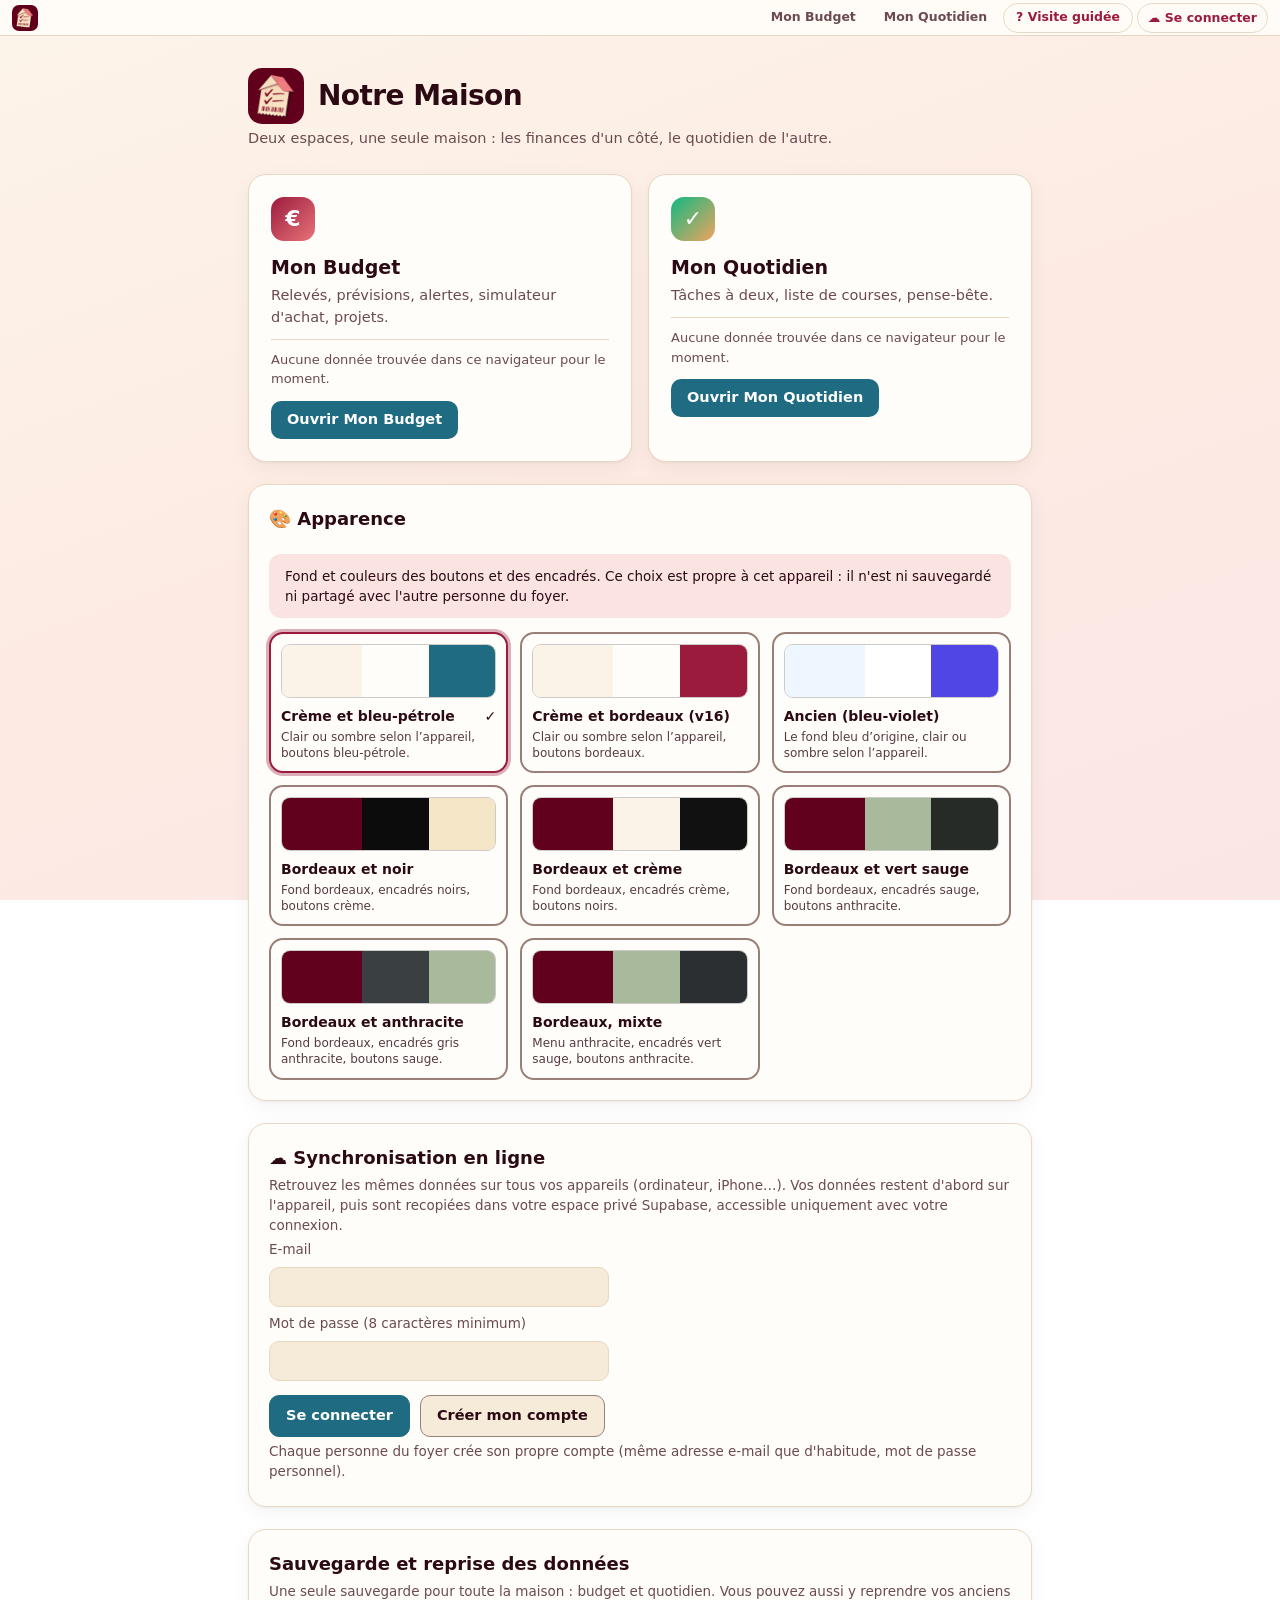
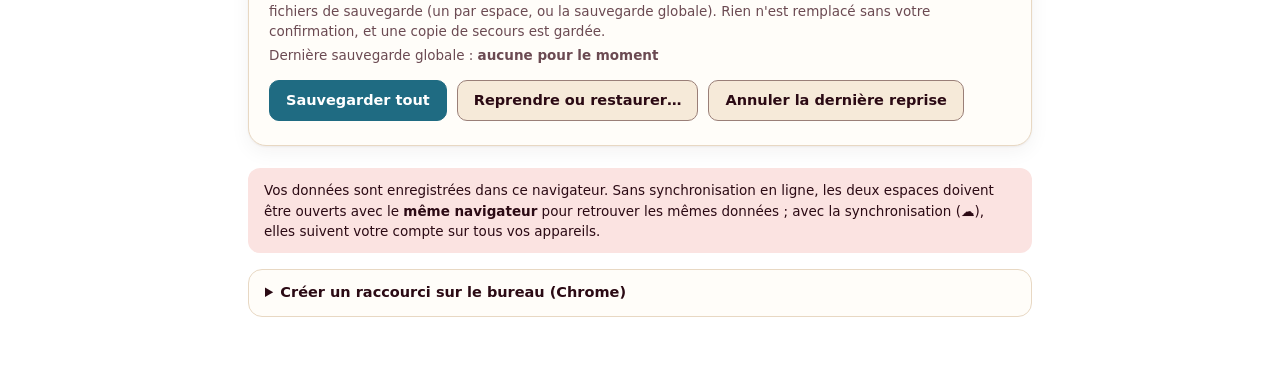
<file: notre-maison.html>
<!DOCTYPE html>
<html lang="fr" data-espace="accueil">
<head>
<meta charset="utf-8"><script>try{document.documentElement.setAttribute("data-theme",localStorage.getItem("maison.theme")||"creme-bleu")}catch(e){}</script>
<meta name="viewport" content="width=device-width, initial-scale=1, viewport-fit=cover">
<meta name="theme-color" content="#62011d">
<title>Notre Maison</title>
<link rel="icon" href="icone.png"><link rel="apple-touch-icon" href="icone.png">
<style>
:root{--bord-c:#9a7f78;--btn:#1f6b82;--btn-h:#185669;--bg:#fbf3e8;--surface:#fffdf9;--surface2:#f6ead9;--bord:#e8d8c3;--txt:#2b0a14;--muted:#6b4a52;--acc:#9b1b3c;--acc2:#e8737a;--acc-soft:#fbe3e1;--ok:#047857;--ok-soft:#e6f7ef;--warn:#b45309;--warn-soft:#fff3df;--ko:#c92a1f;--ko-soft:#fde8e4;--sh:0 1px 2px rgba(43,10,20,.05),0 6px 20px rgba(43,10,20,.05);--bgbase:linear-gradient(160deg,#fcf4ea 0%,#fdebe3 50%,#fbe6e6 100%);--ia:.55}
@media(prefers-color-scheme:dark){:root{--bord-c:#a77b7f;--btn:#2b7f98;--btn-h:#34899f;--bg:#1a0409;--surface:#260811;--surface2:#320d19;--bord:#4a1a28;--txt:#f8ead8;--muted:#c4a39b;--acc:#f08a8f;--acc2:#ffb39a;--acc-soft:#3d1220;--ok:#34d399;--ok-soft:#0e2a21;--warn:#fbbf24;--warn-soft:#2b2210;--ko:#ff6b5e;--ko-soft:#3a1214;--sh:0 1px 2px rgba(0,0,0,.4),0 6px 20px rgba(0,0,0,.3);--bgbase:linear-gradient(160deg,#1d050b 0%,#150308 50%,#240710 100%);--ia:.4}}
*{box-sizing:border-box}html{color-scheme:light dark}
body{margin:0;font:14.5px/1.5 Inter,ui-sans-serif,system-ui,-apple-system,"Segoe UI",Roboto,sans-serif;background:var(--bgbase);background-attachment:fixed;color:var(--txt);min-height:100vh}
main{max-width:820px;margin:0 auto;padding:32px 18px 60px}
h1{margin:0;font-size:28px;letter-spacing:-.02em}.sous{margin:4px 0 24px;color:var(--muted)}
.cartes{display:grid;grid-template-columns:repeat(auto-fit,minmax(260px,1fr));gap:16px}
.esp{display:block;text-decoration:none;color:inherit;background:var(--surface);border:1px solid var(--bord);border-radius:18px;padding:22px;box-shadow:var(--sh);transition:transform .15s,border-color .15s}
.esp:hover{transform:translateY(-2px);border-color:var(--acc)}.esp:focus-visible{outline:3px solid var(--acc);outline-offset:2px}
.esp i{display:grid;place-items:center;width:44px;height:44px;border-radius:13px;color:#fff;font-style:normal;font-size:22px;font-weight:700;margin-bottom:12px}
.b i{background:linear-gradient(135deg,#9b1b3c,#e8737a)}.q i{background:linear-gradient(135deg,#10b981,#f0a35e)}
.esp h2{margin:0 0 4px;font-size:19px}.esp p{margin:0 0 10px;color:var(--muted)}.etat{font-size:13px;color:var(--muted);border-top:1px solid var(--bord);padding-top:10px}
.go{display:inline-block;margin-top:12px;padding:8px 16px;border-radius:10px;background:var(--btn);color:#fff;font-weight:650}
.note{margin-top:22px;background:var(--acc-soft);border-radius:12px;padding:12px 16px;font-size:13.5px}
details{margin-top:16px;background:var(--surface);border:1px solid var(--bord);border-radius:14px;padding:12px 16px}summary{cursor:pointer;font-weight:650}

.bloc{margin-top:22px;background:var(--surface);border:1px solid var(--bord);border-radius:18px;padding:20px;box-shadow:var(--sh)}
.bloc h2{margin:0 0 4px;font-size:18px}.k{color:var(--muted);font-size:13.5px;margin:4px 0}
.btn{display:inline-flex;align-items:center;gap:6px;padding:9px 16px;border-radius:10px;border:1px solid var(--bord);background:var(--surface2);color:var(--txt);font:inherit;font-weight:650;cursor:pointer;min-height:40px}
.btn.pri{background:var(--btn);border-color:var(--btn);color:#fff}.btn[disabled]{opacity:.5;cursor:default}.btn:focus-visible{outline:3px solid var(--acc);outline-offset:2px}
.acts{display:flex;flex-wrap:wrap;gap:10px;margin:14px 0 4px}.vh{position:absolute;width:1px;height:1px;overflow:hidden;clip:rect(0 0 0 0)}
.msg{margin-top:12px;padding:10px 14px;border-radius:12px;background:var(--acc-soft);font-size:13.5px}.msg.ok{background:var(--ok-soft);color:var(--ok)}.msg.ko{background:var(--ko-soft);color:var(--ko)}.msg ul{margin:6px 0 0 18px;padding:0}
.rc{margin-top:14px;border-top:1px solid var(--bord);padding-top:14px}.rc table{width:100%;border-collapse:collapse;margin:8px 0;font-size:13.5px}.rc th,.rc td{padding:5px 8px;border-bottom:1px solid var(--bord);text-align:left}.rc .n{text-align:right}
.rc label.ck{display:flex;gap:8px;align-items:flex-start;margin:8px 0;cursor:pointer}.rc h3{margin:12px 0 2px;font-size:15px}
.btn:not(.pri){border:1.5px solid var(--bord-c);font-weight:650}
</style>
<script src="maison.js" defer></script>
<link rel="stylesheet" href="themes.css"></head>
<body>
<main>
 <h1 style="display:flex;align-items:center;gap:14px"><img src="icone.png" alt="" width="56" height="56" style="border-radius:14px">Notre Maison</h1>
 <p class="sous">Deux espaces, une seule maison : les finances d'un côté, le quotidien de l'autre.</p>
 <div class="cartes">
  <a class="esp b" href="budget.html#bord"><i>€</i><h2>Mon Budget</h2><p>Relevés, prévisions, alertes, simulateur d'achat, projets.</p><div class="etat" id="eb">Recherche des données…</div><span class="go">Ouvrir Mon Budget</span></a>
  <a class="esp q" href="quotidien.html#accueil"><i>✓</i><h2>Mon Quotidien</h2><p>Tâches à deux, liste de courses, pense-bête.</p><div class="etat" id="eq">Recherche des données…</div><span class="go">Ouvrir Mon Quotidien</span></a>
 </div>

 <section class="bloc" id="apparence" aria-labelledby="ap-t"><h2 id="ap-t">🎨 Apparence</h2><p class="note">Fond et couleurs des boutons et des encadrés. Ce choix est propre à cet appareil : il n'est ni sauvegardé ni partagé avec l'autre personne du foyer.</p><div data-theme-slot></div></section>
 <section class="bloc" id="cloud" aria-labelledby="cl-t" hidden>
  <h2 id="cl-t">☁ Synchronisation en ligne</h2>
  <p class="k">Retrouvez les mêmes données sur tous vos appareils (ordinateur, iPhone…). Vos données restent d'abord sur l'appareil, puis sont recopiées dans votre espace privé Supabase, accessible uniquement avec votre connexion.</p>
  <div id="cl-corps"></div><div id="cl-msg" role="status"></div>
 </section>

 <section class="bloc" id="sauv" aria-labelledby="sv-t">
  <h2 id="sv-t">Sauvegarde et reprise des données</h2>
  <p class="k">Une seule sauvegarde pour toute la maison : budget et quotidien. Vous pouvez aussi y reprendre vos anciens fichiers de sauvegarde (un par espace, ou la sauvegarde globale). Rien n'est remplacé sans votre confirmation, et une copie de secours est gardée.</p>
  <p class="k" id="sv-der"></p>
  <div class="acts"><button class="btn pri" id="sv-go" onclick="svSauver()">Sauvegarder tout</button>
   <label class="btn" style="cursor:pointer">Reprendre ou restaurer…<input type="file" accept=".json,application/json" multiple class="vh" onchange="svLire(this.files);this.value=''"></label>
   <button class="btn" id="sv-un" onclick="svAnnuler()" hidden>Annuler la dernière reprise</button></div>
  <div id="sv-msg" role="status"></div><div id="sv-rc"></div>
 </section>
 <div class="note">Vos données sont enregistrées dans ce navigateur. Sans synchronisation en ligne, les deux espaces doivent être ouverts avec le <b>même navigateur</b> pour retrouver les mêmes données ; avec la synchronisation (☁), elles suivent votre compte sur tous vos appareils.</div>
 <details><summary>Créer un raccourci sur le bureau (Chrome)</summary>
  <ol><li>Ouvrez l'espace voulu (Mon Budget ou Mon Quotidien).</li><li>Menu ⋮ → <b>Enregistrer et partager</b> → <b>Créer un raccourci…</b></li><li>Cochez « Ouvrir dans une fenêtre » si vous voulez qu'il s'ouvre comme une application, puis validez.</li></ol>
  <p class="sous" style="margin:0">Faites-le une fois pour chaque espace : vous aurez deux raccourcis indépendants.</p></details>
</main>
<script>
(function(){
 function lire(k){try{var x=localStorage.getItem(k);return x?JSON.parse(x):null}catch(e){return null}}
 function n(a,s,p){a=a||0;return a+' '+(a>1?p:s)}
 var b=lire('budget.v3'),q=lire('quotidien.v1'),eb=document.getElementById('eb'),eq=document.getElementById('eq');
 eb.textContent=b&&Array.isArray(b.txs)?(b.mode==='demo'?'Données de démonstration (vos données ne sont pas encore importées).':n(b.txs.length,'opération','opérations')+', '+n((b.projets||[]).length,'projet','projets')+'.'):'Aucune donnée trouvée dans ce navigateur pour le moment.';
 eq.textContent=q&&Array.isArray(q.taches)?n(q.taches.length,'tâche','tâches')+', '+n((q.achats||[]).length,'session de courses','sessions de courses')+'.':'Aucune donnée trouvée dans ce navigateur pour le moment.';
})();
</script>
<script>
(function(){
 var PLAN=null,$=function(i){return document.getElementById(i)};
 function esc(s){return String(s==null?'':s).replace(/[&<>"']/g,function(c){return{'&':'&amp;','<':'&lt;','>':'&gt;','"':'&quot;',"'":'&#39;'}[c]})}
 function quand(i){return i?new Date(i).toLocaleString('fr-FR',{dateStyle:'long',timeStyle:'short'}):'date inconnue'}
 function msg(t,x,l){$('sv-msg').innerHTML=x?'<div class="msg '+t+'">'+x+(l&&l.length?'<ul>'+l.map(function(y){return'<li>'+esc(y)+'</li>'}).join('')+'</ul>':'')+'</div>':''}
 function etat(){var d=Maison.derniereSauvegarde();$('sv-der').innerHTML='Dernière sauvegarde globale : <b>'+(d?quand(d):'aucune pour le moment')+'</b>';$('sv-un').hidden=!Maison.derniereReprise()}
 window.svSauver=function(){msg('','');Maison.exporterTout().then(function(r){etat();msg(r.ok?'ok':'ko',r.ok?'Sauvegarde créée : « '+esc(r.nom)+' » ('+[r.budget?'Mon Budget':'',r.quotidien?'Mon Quotidien':''].filter(Boolean).join(' et ')+'). Conservez-la dans un dossier sûr.':esc(r.msg))})};
 window.svLire=function(fs){if(!fs||!fs.length)return;msg('','');$('sv-rc').innerHTML='';Maison.analyser(fs).then(function(P){PLAN=P;var ks=Object.keys(P.items);
  if(!ks.length){msg('ko','Aucune donnée n\'a pu être reprise. Vos données n\'ont pas été modifiées.',P.erreurs);return}
  if(P.erreurs.length||P.ignores.length)msg('',' Certains fichiers ne sont pas repris :',P.erreurs.concat(P.ignores));
  var h='<div class="rc"><h2 style="margin:0;font-size:16px">Récapitulatif avant reprise</h2>';
  ks.forEach(function(e){var it=P.items[e],n=it.actuel||[];
   h+='<h3><label class="ck" style="margin:0"><input type="checkbox" class="sv-e" value="'+e+'"'+(it.identique?'':' checked')+' onchange="svEtat()"> '+esc(Maison.NOMS[e])+'</label></h3><div class="k">Fichier « '+esc(it.nom)+' » · exporté le '+quand(it.date)+(it.identique?' · <b>identique à vos données actuelles</b>':'')+'</div>'
   +'<table><tr><th></th><th class="n">Actuellement</th><th class="n">Dans le fichier</th></tr>'+it.fichier.map(function(r,i){return'<tr><td>'+esc(r[0])+'</td><td class="n">'+(n[i]?n[i][1]:0)+'</td><td class="n"><b>'+r[1]+'</b></td></tr>'}).join('')+'</table>'});
  h+='<div class="msg">Les données actuelles des espaces cochés seront <b>remplacées</b> par celles des fichiers. Fermez avant les onglets de Mon Budget et de Mon Quotidien ouverts ailleurs. Vous pourrez annuler la reprise.</div>'
   +'<label class="ck"><input type="checkbox" id="sv-cop" checked> Télécharger d\'abord une copie de mes données actuelles</label>'
   +'<label class="ck"><input type="checkbox" id="sv-ok" onchange="svEtat()"> Je comprends que les données actuelles des espaces cochés seront remplacées</label>'
   +'<div class="acts"><button class="btn pri" id="sv-ap" onclick="svAppliquer()" disabled>Appliquer la reprise</button><button class="btn" onclick="svFermer()">Annuler</button></div></div>';
  $('sv-rc').innerHTML=h;svEtat()})};
 window.svEtat=function(){var n=document.querySelectorAll('.sv-e:checked').length;if($('sv-ap'))$('sv-ap').disabled=!(n&&$('sv-ok').checked)};
 window.svFermer=function(){PLAN=null;$('sv-rc').innerHTML=''};
 window.svAppliquer=function(){if(!PLAN)return;var liste=[].map.call(document.querySelectorAll('.sv-e:checked'),function(x){return x.value});if(!liste.length)return;$('sv-ap').disabled=true;
  var avant=$('sv-cop').checked?Maison.exporterTout():Promise.resolve({ok:true});
  avant.then(function(c){
   if(!c.ok&&$('sv-cop').checked&&c.msg&&c.msg.indexOf('aucune donnée')<0){msg('ko','Reprise annulée : la copie de vos données actuelles n\'a pas été créée. Rien n\'a été modifié.');$('sv-ap').disabled=false;return}
   var r=Maison.appliquer(PLAN,liste);
   if(!r.ok){msg('ko',esc(r.msg));$('sv-ap').disabled=false;return}
   var d=liste.map(function(e){var it=PLAN.items[e];return Maison.NOMS[e]+' ('+it.fichier.map(function(x){return x[1]+' '+x[0].toLowerCase()}).join(', ')+')'});
   svFermer();etat();msg('ok','Reprise terminée et vérifiée : '+d.map(esc).join(' ; ')+'. Une copie de vos données d\'avant est gardée dans ce navigateur.');majCartes()})};
 window.svAnnuler=function(){if(!confirm('Revenir aux données d\'avant la dernière reprise ? Les modifications faites depuis seront perdues.'))return;var r=Maison.annuler();etat();msg(r.ok?'ok':'ko',r.ok?'Données d\'avant la reprise rétablies.':esc(r.msg));majCartes()};
 function n(a,s,p){a=a||0;return a+' '+(a>1?p:s)}
 function majCartes(){var b=Maison.lire('budget.v3'),q=Maison.lire('quotidien.v1');
  $('eb').textContent=b&&Array.isArray(b.txs)?(b.mode==='demo'?'Données de démonstration (vos données ne sont pas encore importées).':n(b.txs.length,'opération','opérations')+', '+n((b.projets||[]).length,'projet','projets')+'.'):'Aucune donnée trouvée dans ce navigateur pour le moment.';
  $('eq').textContent=q&&Array.isArray(q.taches)?n(q.taches.length,'tâche','tâches')+', '+n((q.achats||[]).length,'session de courses','sessions de courses')+'.':'Aucune donnée trouvée dans ce navigateur pour le moment.'}
 document.addEventListener('DOMContentLoaded',function(){etat();majCartes()});
})();
</script>
<script>
(function(){
 var $=function(i){return document.getElementById(i)};
 function esc(s){return String(s==null?'':s).replace(/[&<>"']/g,function(c){return{'&':'&amp;','<':'&lt;','>':'&gt;','"':'&quot;',"'":'&#39;'}[c]})}
 function msg(t,x){$('cl-msg').innerHTML=x?'<div class="msg '+t+'">'+esc(x)+'</div>':''}
 var NOMS={'budget.v3':'Mon Budget','quotidien.v1':'Mon Quotidien'};
 function dessiner(){var C=window.Maison&&Maison.cloud;if(!C)return;var e=C.etat();$('cloud').hidden=!e.actif;if(!e.actif)return;var h='';
  var champ='display:block;width:100%;max-width:340px;margin:6px 0;padding:9px 12px;border-radius:10px;border:1px solid var(--bord);background:var(--surface2);color:var(--txt);font:inherit';
  if(!e.email||e.statut==='deconnecte'){
   h+='<label class="k">E-mail<input id="cl-em" type="email" autocomplete="username" style="'+champ+'"></label><label class="k">Mot de passe (8 caractères minimum)<input id="cl-pw" type="password" autocomplete="current-password" style="'+champ+'"></label>'
    +'<div class="acts"><button class="btn pri" onclick="clConnexion()">Se connecter</button><button class="btn" onclick="clInscription()">Créer mon compte</button></div>'
    +'<p class="k">Chaque personne du foyer crée son propre compte (même adresse e-mail que d\'habitude, mot de passe personnel).</p>';
  }else if(!e.foyer){
   h+='<p>Connecté : <b>'+esc(e.email)+'</b>. Dernière étape : le foyer.</p>'
    +'<div class="acts"><button class="btn pri" onclick="clCreer()">Je suis la première personne : créer le foyer</button></div>'
    +'<p class="k" style="margin-top:14px">Vous êtes la deuxième personne ? Saisissez le code reçu :</p><input id="cl-code" placeholder="Code du foyer" style="'+champ+';text-transform:uppercase"><div class="acts"><button class="btn" onclick="clRejoindre()">Rejoindre le foyer</button> <button class="btn" onclick="clDeco()">Se déconnecter</button></div>';
  }else{
   var s={ok:'<b style="color:var(--ok)">À jour</b>',sync:'Synchronisation…',hors:'<b style="color:var(--warn)">Hors ligne</b> (les modifications partiront au retour du réseau)',erreur:'<b style="color:var(--ko)">Erreur</b> : '+esc(e.msg),choix:'<b style="color:var(--warn)">Un choix est à faire</b>'}[e.statut]||'';
   h+='<p>Connecté : <b>'+esc(e.email)+'</b><br>Statut : '+s+(e.der?'<br><span class="k">Dernière synchronisation : '+new Date(e.der).toLocaleString('fr-FR',{dateStyle:'short',timeStyle:'short'})+'</span>':'')+'</p>'
    +(e.code?'<p class="k">Code du foyer (à donner à l\'autre personne pour qu\'elle rejoigne) : <b style="font-size:16px;letter-spacing:.08em">'+esc(e.code)+'</b></p>':'');
   if(e.choix.length){var ks=e.choix.filter(function(k){return NOMS[k]}).map(function(k){return NOMS[k]}).join(' et ');
    h+='<div class="msg"><b>Des données existent déjà sur cet appareil ET dans le cloud ('+esc(ks)+').</b> Choisissez celles à conserver :<div class="acts"><button class="btn pri" onclick="clChoix(\'cloud\')">Utiliser celles du cloud</button><button class="btn" onclick="clChoix(\'local\')">Garder celles de cet appareil (remplace le cloud)</button></div><p class="k">Les données remplacées sont gardées dans une copie de secours sur cet appareil.</p></div>';}
   if(e.conflits.length)h+='<div class="msg">Une modification faite sur un autre appareil a été reprise ici. Votre version locale est conservée dans une copie de secours de ce navigateur.</div>';
   h+='<div class="acts"><button class="btn" onclick="clSync()">Synchroniser maintenant</button><button class="btn" onclick="clDeco()">Se déconnecter</button></div>';}
  var f=document.activeElement&&document.activeElement.id;var v1=$('cl-em')&&$('cl-em').value,v2=$('cl-pw')&&$('cl-pw').value;
  if(f&&/^cl-/.test(f))return;$('cl-corps').innerHTML=h;if(v1&&$('cl-em'))$('cl-em').value=v1;if(v2&&$('cl-pw'))$('cl-pw').value=v2}
 function occ(b,on){if(b)b.disabled=on}
 window.clConnexion=function(){msg('','');Maison.cloud.connexion($('cl-em').value,$('cl-pw').value).then(function(r){msg(r.ok?'ok':'ko',r.ok?'Connecté.':r.msg);dessiner()})};
 window.clInscription=function(){msg('','');Maison.cloud.inscription($('cl-em').value,$('cl-pw').value).then(function(r){msg(r.ok?'ok':'ko',r.msg||'');dessiner()})};
 window.clCreer=function(){Maison.cloud.creerFoyer().then(function(r){msg(r.ok?'ok':'ko',r.ok?'Foyer créé. Donnez le code à l\'autre personne.':r.msg);dessiner()})};
 window.clRejoindre=function(){Maison.cloud.rejoindre($('cl-code').value).then(function(r){msg(r.ok?'ok':'ko',r.ok?'Foyer rejoint.':r.msg);dessiner()})};
 window.clDeco=function(){if(confirm('Se déconnecter de la synchronisation ? Les données restent sur cet appareil.')){Maison.cloud.deconnexion();dessiner()}};
 window.clSync=function(){msg('','');Maison.cloud.synchroniser().then(dessiner)};
 window.clChoix=function(m){if(m==='local'&&!confirm('Les données du cloud (Mon Budget / Mon Quotidien) seront remplacées par celles de cet appareil. Continuer ?'))return;if(m==='cloud'&&!confirm('Les données de cet appareil seront remplacées par celles du cloud. Continuer ?'))return;Maison.cloud.choisir(m).then(function(){dessiner();if(typeof majCartes==='function')majCartes();setTimeout(function(){location.reload()},400)})};
 document.addEventListener('DOMContentLoaded',function(){setTimeout(function(){if(window.Maison&&Maison.cloud){Maison.cloud.surChangement(dessiner);dessiner();if(location.hash==='#cloud'){var c=$('cloud');if(c&&!c.hidden)c.scrollIntoView()}}},300)});
})();
</script>
</body>
</html>
</file>
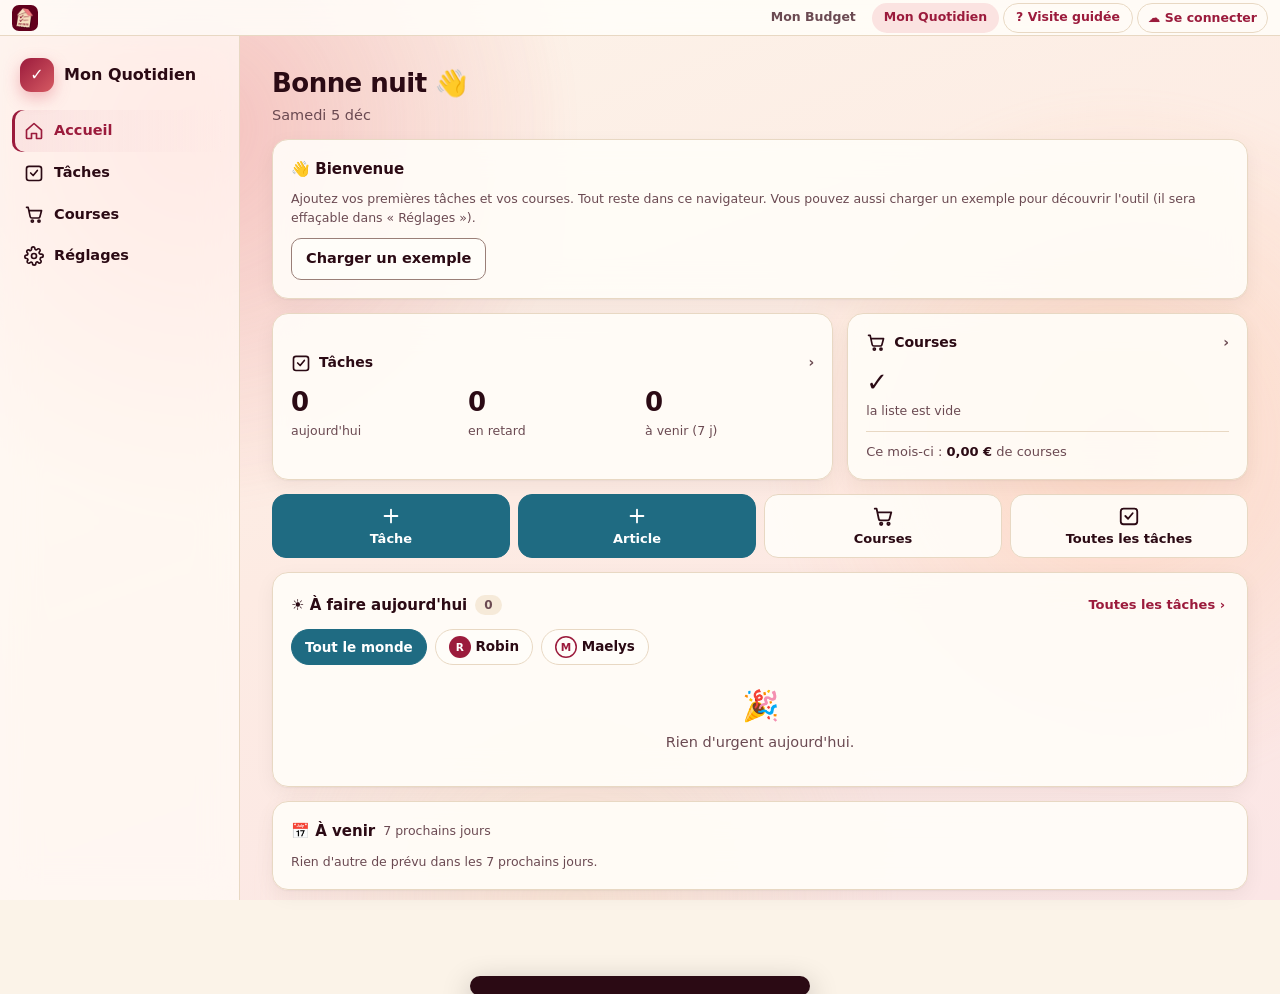
<file: quotidien.html>
<!DOCTYPE html>
<html lang="fr" data-espace="quotidien">
<head>
<meta charset="utf-8"><script>try{document.documentElement.setAttribute("data-theme",localStorage.getItem("maison.theme")||"creme-bleu")}catch(e){}</script>
<meta name="viewport" content="width=device-width, initial-scale=1, viewport-fit=cover">
<meta name="theme-color" content="#62011d">
<meta name="apple-mobile-web-app-capable" content="yes">
<title>Mon Quotidien — tâches et courses · Notre Maison</title>
<style>
/* ===== Thème : mêmes couleurs que « Mon budget » ===== */
:root{--bord-c:#9a7f78;--btn:#1f6b82;--btn-h:#185669;--bg:#fbf3e8;--surface:#fffdf9;--surface2:#f6ead9;--bord:#e8d8c3;--txt:#2b0a14;--muted:#6b4a52;--acc:#9b1b3c;--acc2:#e8737a;--acc-soft:#fbe3e1;--ok:#047857;--ok-soft:#e6f7ef;--warn:#b45309;--warn-soft:#fff3df;--ko:#c92a1f;--ko-soft:#fde8e4;--sh:0 1px 2px rgba(43,10,20,.05),0 6px 20px rgba(43,10,20,.05);--bgbase:linear-gradient(160deg,#fcf4ea 0%,#fdebe3 50%,#fbe6e6 100%);--ia:.55}
@media(prefers-color-scheme:dark){:root{--bord-c:#a77b7f;--btn:#2b7f98;--btn-h:#34899f;--bg:#1a0409;--surface:#260811;--surface2:#320d19;--bord:#4a1a28;--txt:#f8ead8;--muted:#c4a39b;--acc:#f08a8f;--acc2:#ffb39a;--acc-soft:#3d1220;--ok:#34d399;--ok-soft:#0e2a21;--warn:#fbbf24;--warn-soft:#2b2210;--ko:#ff6b5e;--ko-soft:#3a1214;--sh:0 1px 2px rgba(0,0,0,.4),0 6px 20px rgba(0,0,0,.3);--bgbase:linear-gradient(160deg,#1d050b 0%,#150308 50%,#240710 100%);--ia:.4}}
*{box-sizing:border-box}html{color-scheme:light dark}
body{margin:0;font:14.5px/1.5 Inter,ui-sans-serif,system-ui,-apple-system,"Segoe UI",Roboto,sans-serif;background:var(--bg);color:var(--txt);-webkit-tap-highlight-color:transparent}
button,input,select,textarea{font:inherit;color:inherit}
.vh{position:absolute;width:1px;height:1px;overflow:hidden;clip:rect(0 0 0 0)}

/* fond animé (version légère de celui du budget) */
.bg{position:fixed;inset:0;z-index:-1;overflow:hidden;pointer-events:none;background:var(--bgbase)}
.bg i{position:absolute;border-radius:50%;opacity:var(--ia);filter:blur(10px);will-change:transform}
.o1{width:60vmax;height:60vmax;left:-15vmax;top:-20vmax;background:radial-gradient(closest-side,rgba(232,115,122,.7),transparent);animation:fl1 38s ease-in-out infinite}
.o2{width:55vmax;height:55vmax;right:-15vmax;top:10vh;background:radial-gradient(closest-side,rgba(255,190,150,.7),transparent);animation:fl2 46s ease-in-out infinite}
.o3{width:50vmax;height:50vmax;left:20vw;bottom:-25vmax;background:radial-gradient(closest-side,rgba(246,223,191,.7),transparent);animation:fl1 54s ease-in-out infinite reverse}
@keyframes fl1{50%{transform:translate(8vmax,6vmax) scale(1.1)}}@keyframes fl2{50%{transform:translate(-7vmax,8vmax) scale(.92)}}
@media(prefers-reduced-motion:reduce){.bg i{animation:none}}

/* mise en page */
.app{display:grid;grid-template-columns:240px 1fr;min-height:100vh}
aside{position:sticky;top:0;height:100vh;padding:18px 12px;border-right:1px solid var(--bord);background:color-mix(in srgb,var(--surface) 72%,transparent);backdrop-filter:blur(18px) saturate(1.5);-webkit-backdrop-filter:blur(18px) saturate(1.5)}
.logo{display:flex;align-items:center;gap:10px;font-weight:750;font-size:16px;padding:4px 8px 18px}
.logo i{width:34px;height:34px;border-radius:11px;display:grid;place-items:center;font-style:normal;color:#fff;background:linear-gradient(135deg,#9b1b3c,#d65a63);box-shadow:0 6px 16px rgba(214,69,93,.35)}
.it{display:flex;align-items:center;gap:10px;width:100%;padding:10px 12px;border:0;border-radius:10px;background:none;cursor:pointer;font-weight:550;text-align:left;color:var(--txt)}
.it:hover{background:var(--surface2)}.it.on{background:linear-gradient(90deg,var(--acc-soft),transparent);box-shadow:inset 3px 0 0 var(--acc);color:var(--acc)}
.it svg,.tb svg{width:20px;height:20px;flex:none}
.pill{margin-left:auto;font-style:normal;font-size:11.5px;font-weight:700;min-width:20px;padding:1px 7px;border-radius:99px;background:var(--acc);color:#fff;text-align:center}
main{padding:28px 32px 90px;max-width:1080px;width:100%;margin:0 auto}
.ph{display:flex;align-items:flex-end;gap:12px;flex-wrap:wrap;margin-bottom:18px}.ph h1{margin:0;font-size:26px;letter-spacing:-.02em}.ph p{margin:2px 0 0;color:var(--muted)}.ph .sp{flex:1}
.tabbar{display:none}

/* composants */
.carte{background:color-mix(in srgb,var(--surface) 90%,transparent);backdrop-filter:blur(16px) saturate(1.4);-webkit-backdrop-filter:blur(16px) saturate(1.4);border:1px solid var(--bord);border-radius:16px;padding:18px;margin-bottom:14px;box-shadow:var(--sh)}
.carte h2{font-size:15px;margin:0 0 10px;display:flex;align-items:center;gap:8px}
svg{width:20px;height:20px;flex:none}
.carte.h1{background:linear-gradient(135deg,#5e0a22,#8f1736 55%,#d65a63);color:#fff;border:0;box-shadow:0 14px 40px rgba(214,69,93,.35)}
.carte.h1 .k{color:#ffffffd0}
.grid{display:grid;grid-template-columns:repeat(auto-fit,minmax(200px,1fr));gap:14px;margin-bottom:14px}.grid>.carte{margin:0}
.k{font-size:12.5px;color:var(--muted)}.v{font-size:28px;font-weight:700;letter-spacing:-.02em;margin-top:2px}
.btn{display:inline-flex;align-items:center;justify-content:center;gap:7px;padding:8px 14px;min-height:42px;border-radius:10px;border:1px solid var(--bord);background:var(--surface);font-weight:600;cursor:pointer}
.btn:hover{background:var(--surface2)}.btn.pri{background:var(--btn);border-color:var(--btn);color:#fff}.btn.pri:hover{filter:brightness(1.08)}
.btn.ko{color:var(--ko)}.btn.sm{min-height:34px;padding:5px 11px;font-size:13px}.btn:disabled{opacity:.5;cursor:default}
.btn svg{width:18px;height:18px}
input[type=text],input[type=search],input[type=number],input[type=date],select,textarea{width:100%;min-height:42px;padding:8px 11px;border:1px solid var(--bord);border-radius:10px;background:var(--surface)}
input:focus,select:focus,textarea:focus,button:focus-visible{outline:2px solid var(--acc);outline-offset:1px}
label{display:block;font-size:13px;color:var(--muted);font-weight:550}label>input,label>select,label>textarea{margin-top:4px;color:var(--txt);font-weight:400}
.fg{display:grid;grid-template-columns:1fr 1fr;gap:12px}.fg .full{grid-column:1/-1}
.badge{display:inline-flex;align-items:center;gap:4px;padding:1px 9px;border-radius:99px;font-size:12px;font-weight:600;background:var(--surface2);color:var(--muted);white-space:nowrap}
.badge.ok{background:var(--ok-soft);color:var(--ok)}.badge.warn{background:var(--warn-soft);color:var(--warn)}.badge.ko{background:var(--ko-soft);color:var(--ko)}.badge.acc{background:var(--acc-soft);color:var(--acc)}
.vide{text-align:center;color:var(--muted);padding:26px 10px}.vide b{display:block;font-size:30px;margin-bottom:4px}

/* barre d'ajout rapide */
.ajout{display:flex;gap:8px;flex-wrap:wrap}.ajout input[type=text]{flex:1 1 220px}.ajout select,.ajout input[type=date]{flex:0 1 150px}
.filtres{display:flex;gap:8px;overflow-x:auto;margin:12px 0 4px;scrollbar-width:none}
.chip{flex:none;padding:6px 13px;min-height:36px;border:1px solid var(--bord);border-radius:99px;background:var(--surface);cursor:pointer;font-weight:550;font-size:13.5px}
.chip.on{background:var(--btn);border-color:var(--btn);color:#fff}

/* lignes de tâches / articles */
.grp{font-size:12px;text-transform:uppercase;letter-spacing:.07em;color:var(--muted);font-weight:700;margin:16px 4px 6px;display:flex;gap:8px;align-items:center}
.grp.ko{color:var(--ko)}
.ligne{display:flex;align-items:center;gap:12px;padding:10px 12px;border-radius:12px;background:color-mix(in srgb,var(--surface) 94%,transparent);border:1px solid var(--bord);margin-bottom:6px;transition:opacity .25s,transform .25s}
.ligne:hover{border-color:color-mix(in srgb,var(--acc) 40%,var(--bord))}
.ligne .tx{flex:1;min-width:0;cursor:pointer}.ligne .t{font-weight:600;overflow-wrap:anywhere}.ligne .m{display:flex;flex-wrap:wrap;gap:6px;margin-top:3px}
.ligne.fait .t{text-decoration:line-through;color:var(--muted)}
.ck{flex:none;width:26px;height:26px;border-radius:50%;border:2px solid var(--bord-c,#94a3b8);background:none;cursor:pointer;display:grid;place-items:center;padding:0}
.ck svg{width:15px;height:15px;opacity:0;color:#fff}.ck:hover svg{opacity:.35;color:var(--acc)}
.ck.on{background:var(--ok);border-color:var(--ok)}.ck.on svg{opacity:1;color:#fff}
.ck.carre{border-radius:8px}
.ib{flex:none;width:36px;height:36px;border-radius:10px;border:0;background:none;cursor:pointer;color:var(--muted);display:grid;place-items:center}.ib:hover{background:var(--surface2);color:var(--txt)}.ib svg{width:18px;height:18px}
.prix{font-weight:650;font-variant-numeric:tabular-nums;white-space:nowrap}
.rayon{display:flex;align-items:center;gap:8px}.rayon .e{font-size:17px}
.sugg{display:flex;flex-wrap:wrap;gap:6px}.sugg button{padding:5px 11px;border-radius:99px;border:1px dashed var(--bord);background:none;cursor:pointer;font-size:13px}.sugg button:hover{border-style:solid;border-color:var(--acc);color:var(--acc)}
.cols{display:grid;grid-template-columns:minmax(0,1fr) 330px;gap:16px;align-items:start}
.col-d{position:sticky;top:16px}
.pb summary{cursor:pointer;list-style:none;display:flex;align-items:center;justify-content:space-between;gap:8px;font-weight:700;font-size:15px}
.pb summary::-webkit-details-marker{display:none}
.pb summary::after{content:'▾';color:var(--muted);transition:transform .2s}.pb:not([open]) summary::after{transform:rotate(-90deg)}
.pb summary>span:first-child{flex:1}
.pb-g{margin-top:12px}.pb-t{font-size:13px;font-weight:700;margin-bottom:6px}
.sugg button.pris{border-style:solid;border-color:transparent;background:var(--ok-soft);color:var(--ok);cursor:default}
.pb-ed{display:flex;gap:4px;align-items:center;margin-bottom:4px}.pb-ed .nb{flex:none;white-space:nowrap;font-size:12px}.ib:disabled{opacity:.3;cursor:default}.pb-ed input{min-height:36px;padding:6px 10px}
.seg{display:flex;gap:4px;padding:4px;background:var(--surface2);border-radius:12px;margin:14px 0 4px}
.seg button{flex:1;border:0;background:none;padding:8px 6px;border-radius:9px;font-weight:600;cursor:pointer;color:var(--muted);display:flex;gap:6px;justify-content:center;align-items:center;min-height:40px}
.seg button.on{background:var(--surface);color:var(--txt);box-shadow:var(--sh)}
.seg .n{font-size:11.5px;font-weight:700;padding:0 7px;border-radius:99px;background:var(--bord);color:var(--txt)}.seg .n.ko{background:var(--ko);color:#fff}
.recherche{display:flex;gap:8px;margin-top:12px}.recherche input{flex:1}
.fpanel{display:grid;grid-template-columns:repeat(4,minmax(0,1fr));gap:8px;margin-top:8px}.fpanel select{min-height:38px;padding:6px 9px;font-size:13.5px}
.btn-filtres{display:none}
.actifs{display:flex;align-items:center;gap:8px;font-size:13px;color:var(--muted);margin:8px 2px 0}.lien{border:0;background:none;color:var(--acc);font-weight:650;cursor:pointer;padding:4px;font-size:13px}
.ligne.retard{box-shadow:inset 3px 0 0 var(--ko)}
.drap{color:var(--ko);font-weight:800;margin-right:2px}
.meta{font-size:12.5px;color:var(--muted)}
.ck.fixe{cursor:default}
.qte{flex:none;min-width:38px;min-height:34px;padding:4px 10px;border-radius:99px;border:1px solid transparent;background:var(--acc-soft);color:var(--acc);font-weight:750;font-size:13.5px;cursor:pointer;white-space:nowrap}
.qte.vide{background:none;border:1px dashed var(--bord);color:var(--muted);font-weight:600;font-size:12.5px}
.ligne.fait .qte{background:var(--surface2);color:var(--muted)}
.ligne.art.fait{background:color-mix(in srgb,var(--surface) 60%,transparent)}
@keyframes flash{0%,60%{background:var(--acc-soft);border-color:var(--acc)}}.ligne.flash{animation:flash 1.4s ease-out}
.progres{display:flex;align-items:center;gap:12px;margin:4px 2px 2px;font-size:13.5px}.progres .barre{flex:1;height:6px;border-radius:99px;background:var(--surface2);overflow:hidden}.progres .barre i{display:block;height:100%;background:var(--ok);border-radius:99px;transition:width .3s}
details.dpanier{margin-top:14px}details.dpanier>summary{cursor:pointer;list-style:none;display:flex;align-items:center;gap:8px;font-size:12px;text-transform:uppercase;letter-spacing:.07em;color:var(--muted);font-weight:700;padding:6px 4px}
details.dpanier>summary::-webkit-details-marker{display:none}details.dpanier>summary::after{content:'▾';margin-left:auto}details.dpanier:not([open])>summary::after{transform:rotate(-90deg)}
.pas{display:flex;align-items:center;gap:8px}.pas button{width:48px;height:48px;border-radius:12px;border:1px solid var(--bord);background:var(--surface2);font-size:22px;font-weight:700;cursor:pointer}.pas input{text-align:center;font-size:18px;font-weight:700}
.recap{background:var(--surface2);border-radius:12px;padding:10px 12px;font-size:13.5px;margin-bottom:12px}
.mois{display:flex;justify-content:space-between;align-items:baseline;gap:8px}
.tdb{display:grid;grid-template-columns:minmax(0,1.4fr) minmax(0,1fr);gap:14px;margin-bottom:14px}.tdb>.carte{margin:0;min-width:0;overflow:hidden}
.bloc{display:block;width:100%;text-align:left;cursor:pointer;font:inherit;color:inherit}.bloc:hover{border-color:color-mix(in srgb,var(--acc) 40%,var(--bord))}
.bloc .tt{display:flex;align-items:center;gap:8px;font-weight:700;font-size:14px}.bloc .tt .chev{margin-left:auto;color:var(--muted)}
.stats{display:grid;grid-template-columns:repeat(3,1fr);gap:8px;margin-top:10px}.stat .v{font-size:26px;margin:0}.stat .k{display:block}.stat.ko .v,.stat.ko .k{color:var(--ko)}
.imp{margin-top:10px;padding-top:10px;border-top:1px solid var(--bord);font-size:13px;color:var(--muted);overflow:hidden;text-overflow:ellipsis;white-space:nowrap}
.raccourcis{display:grid;grid-template-columns:repeat(4,minmax(0,1fr));gap:8px;margin-bottom:14px}
.racc{min-width:0;text-align:center;line-height:1.2;display:flex;flex-direction:column;align-items:center;justify-content:center;gap:4px;min-height:64px;padding:8px 4px;border-radius:14px;border:1px solid var(--bord);background:color-mix(in srgb,var(--surface) 90%,transparent);font-weight:650;font-size:13px;cursor:pointer;color:var(--txt)}
.racc:hover{border-color:var(--acc);color:var(--acc)}.racc.pri{background:var(--btn);border-color:var(--btn);color:#fff}.racc svg{width:22px;height:22px}
.av{display:inline-grid;place-items:center;width:22px;height:22px;border-radius:50%;font-size:10.5px;font-weight:800;flex:none;letter-spacing:0}
.av.p0{background:var(--acc);color:#fff}.av.p1{background:var(--surface);color:var(--acc);box-shadow:inset 0 0 0 1.5px var(--acc)}
.av-duo{display:inline-flex;flex:none}.av-duo .av+.av{margin-left:-7px}
.ligne.cmp{padding:8px 10px;gap:10px}.ligne.cmp .t{font-weight:600}
.jl{flex:none;width:62px;font-size:12px;font-weight:700;color:var(--muted);text-transform:capitalize}.jl.imp-j{color:var(--ko)}
.carte h2 .sp{flex:1}.carte h2{flex-wrap:wrap}main{min-width:0}.carte h2 .lien{font-size:13px}
.panier{position:sticky;bottom:12px;z-index:5;display:flex;align-items:center;gap:12px;padding:12px 14px;border-radius:14px;background:linear-gradient(135deg,#5e0a22,#8f1736);color:#fff;box-shadow:0 10px 30px rgba(155,27,60,.4);margin-top:14px}
.panier .sp{flex:1}.panier .btn{background:#fff;color:#5e0a22;border:0}
@media(max-width:900px){.panier{flex-wrap:wrap}.panier>div:first-child{flex:1 1 100%}.panier .sp{display:none}.panier .btn{flex:1}}
table{width:100%;border-collapse:collapse}td,th{padding:9px 8px;border-bottom:1px solid var(--bord);text-align:left;vertical-align:middle}th{font-size:12px;color:var(--muted);font-weight:650}td.n,th.n{text-align:right}
.etapes{margin:0;padding-left:20px}.etapes li{margin:4px 0}
.note{border-left:3px solid var(--warn);background:var(--warn-soft);padding:10px 12px;border-radius:8px;font-size:13.5px}

/* boîtes de dialogue */
dialog{border:0;border-radius:18px;padding:0;width:min(560px,94vw);background:var(--surface);color:var(--txt);box-shadow:0 30px 80px rgba(0,0,0,.35)}
dialog::backdrop{background:rgba(43,10,20,.45);backdrop-filter:blur(3px)}
.dlg{padding:20px}.dlg h3{margin:0 0 14px;font-size:18px}.dlg .act{display:flex;gap:8px;justify-content:flex-end;margin-top:18px;flex-wrap:wrap}.dlg .act .sp{flex:1}
fieldset{border:1px solid var(--bord);border-radius:12px;padding:12px;margin:14px 0 0}legend{font-weight:650;font-size:13.5px;padding:0 6px}
.toggle{display:flex;align-items:center;gap:10px;cursor:pointer;color:var(--txt);font-size:14px}.toggle input{width:20px;height:20px;accent-color:var(--acc)}

/* notification */
#toast{min-width:min(340px,90vw);position:fixed;left:50%;bottom:24px;transform:translateX(-50%) translateY(120px);background:#2b0a14;color:#fff;padding:10px 12px 10px 16px;border-radius:12px;display:flex;gap:12px;align-items:center;box-shadow:0 10px 30px rgba(0,0,0,.3);transition:transform .25s;z-index:50;max-width:92vw}
#toast.on{transform:translateX(-50%) translateY(0)}#toast button{background:none;border:0;color:#ffc9bf;font-weight:700;cursor:pointer;padding:6px}

/* mobile */
.btn-filtres.on{border-color:var(--acc);color:var(--acc)}
@media(max-width:900px){.panier{padding:10px 12px;gap:8px}.panier b{font-size:13.5px}.panier .btn{white-space:nowrap;padding:8px 12px;flex:none}.ib{width:40px;height:40px}.btn.sm{min-height:38px}.ck{width:30px;height:30px}dialog{max-height:90vh;overflow:auto}.dlg{padding:18px 16px}.dlg h3{font-size:17px}.dlg .act .btn{flex:1 1 auto}.pb-ed .ib{width:36px}.imp.mois-c,.lien.pc{display:none!important}.tdb .stat .v{font-size:22px}.tdb{grid-template-columns:minmax(0,1fr);gap:10px}.tdb .carte{padding:14px}.stats{margin-top:6px}.stats .v{font-size:24px}.racc{min-height:58px;font-size:12px}.ligne.art .ck{width:30px;height:30px}.ligne.art{padding:12px}.btn-filtres{display:inline-flex}.fpanel{grid-template-columns:1fr 1fr}.fpanel:not(.ouvert){display:none}.seg button{font-size:13px}}
@media(max-width:1100px){.cols{grid-template-columns:1fr}.col-d{position:static}}
@media(max-width:900px){
 .app{grid-template-columns:1fr}aside{display:none}
 main{padding:18px 14px calc(96px + env(safe-area-inset-bottom))}
 .ph h1{font-size:22px}
 .tabbar{display:flex;position:fixed;left:0;right:0;bottom:0;z-index:20;padding:6px 6px calc(6px + env(safe-area-inset-bottom));background:color-mix(in srgb,var(--surface) 82%,transparent);backdrop-filter:blur(18px) saturate(1.5);-webkit-backdrop-filter:blur(18px) saturate(1.5);border-top:1px solid var(--bord)}
 .tb{flex:1;display:flex;flex-direction:column;align-items:center;gap:2px;border:0;background:none;padding:6px 2px;font-size:11px;font-weight:600;color:var(--muted);cursor:pointer;position:relative;border-radius:10px}
 .tb.on{color:var(--acc)}.tb .pill{position:absolute;top:0;right:calc(50% - 22px);font-size:10px;padding:0 5px;min-width:16px}
 .fg{grid-template-columns:1fr}
 #toast{bottom:calc(84px + env(safe-area-inset-bottom))}
 .panier{bottom:calc(76px + env(safe-area-inset-bottom))}
 .ajout select,.ajout input[type=date]{flex:1 1 40%}
}
@media(prefers-color-scheme:dark){.pill,.av.p0{background:#b02a46;border-color:#b02a46;color:#fff}}.btn:not(.pri):not(.ko){border:1.5px solid var(--bord-c);font-weight:650}.btn.ko{background:transparent;color:var(--ko);border:1.5px solid var(--ko)}.btn.ko:hover{background:var(--ko-soft)}
</style>
<link rel="icon" href="icone.png"><link rel="apple-touch-icon" href="icone.png">
<script src="maison.js" defer></script>
<link rel="stylesheet" href="themes.css"></head>
<body>
<div class="bg"><i class="o1"></i><i class="o2"></i><i class="o3"></i></div>
<div class="app">
 <aside><div class="logo"><i>✓</i>Mon Quotidien</div><nav id="nav" aria-label="Menu principal"></nav></aside>
 <main id="vue" tabindex="-1"></main>
</div>
<nav class="tabbar" id="tabbar" aria-label="Navigation"></nav>
<dialog id="dlg"></dialog>
<div id="toast" role="status" aria-live="polite"><span id="toast-t"></span><button id="toast-b" hidden>Annuler</button></div>

<script>
'use strict';
/* =====================================================================
   PLAN DU MODULE « QUOTIDIEN » (repères pour la fusion avec Mon budget)
   1. Outils (dates, montants, échappement)      6. Courses + pense-bête
   2. Rayons et rangement automatique            7. Vers « Mon budget » (fichier JSON)
   3. Données : verifierDonnees(), chargement    8. Réglages, sauvegarde, restauration
   4. Navigation, compteurs, notifications       9. Démarrage
   5. Accueil, Tâches
   Données (clé localStorage « quotidien.v1 ») :
   S = { v, personnes[2], categories[], rayons[{k,e,n}], taches[], journal[],
         courses[], catalogue{}, achats[], magasins[], penseBete[], pbOuvert, sauv }
   Noms globaux identiques dans Mon budget (à préfixer lors de la fusion) :
   S, CLE, ONGLETS, STATUTS, aller, esc, fd, iso, nav, norm, onglet, rendu,
   sauver, toast, vide — et les id HTML #nav, #tabbar, #vue.
   ===================================================================== */
/* =====================================================================
   NOTRE QUOTIDIEN — tâches et liste de courses
   Toutes les données restent dans ce navigateur (localStorage).
   Lien avec « Mon budget » : un fichier JSON au format de sauvegarde
   du budget (« budget-sauvegarde-v1 ») à importer avec « Fusionner ».
   ===================================================================== */
const CLE = 'quotidien.v1';

/* ---------- outils ---------- */
const esc = s => String(s ?? '').replace(/[&<>"']/g, c => ({'&':'&amp;','<':'&lt;','>':'&gt;','"':'&quot;',"'":'&#39;'}[c]));
const pad = n => String(n).padStart(2, '0');
const iso = d => d.getFullYear() + '-' + pad(d.getMonth() + 1) + '-' + pad(d.getDate());
const auj = () => iso(new Date());
const versDate = s => { const [y, m, d] = s.split('-').map(Number); return new Date(y, m - 1, d); };
const plusJours = (s, n) => { const d = versDate(s); d.setDate(d.getDate() + n); return iso(d); };
const plusMois = (s, n) => { const d = versDate(s), j = d.getDate(); d.setDate(1); d.setMonth(d.getMonth() + n); const fin = new Date(d.getFullYear(), d.getMonth() + 1, 0).getDate(); d.setDate(Math.min(j, fin)); return iso(d); };
const ecart = s => Math.round((versDate(s) - versDate(auj())) / 864e5);
const JOURS = ['dimanche','lundi','mardi','mercredi','jeudi','vendredi','samedi'];
const MOIS = ['janv.','févr.','mars','avr.','mai','juin','juil.','août','sept.','oct.','nov.','déc.'];
const fd = s => { if (!s) return ''; const d = versDate(s); return d.getDate() + ' ' + MOIS[d.getMonth()] + (d.getFullYear() !== new Date().getFullYear() ? ' ' + d.getFullYear() : ''); };
const quand = s => { const e = ecart(s); if (e === 0) return "aujourd'hui"; if (e === 1) return 'demain'; if (e === -1) return 'hier'; if (e > 1 && e < 7) return JOURS[versDate(s).getDay()]; if (e < 0) return 'il y a ' + (-e) + ' j'; return fd(s); };
const euros = c => (c / 100).toLocaleString('fr-FR', { style: 'currency', currency: 'EUR' });
const versCents = v => { let t = String(v ?? '').replace(/[\s\u00a0€]/g, ''); if (t.includes(',')) t = t.replace(/\./g, '').replace(',', '.'); if (!/^-?\d+(\.\d+)?$/.test(t)) return null; const n = Number(t); return Number.isFinite(n) ? Math.round(n * 100) : null; };
const uid = () => Date.now().toString(36) + Math.random().toString(36).slice(2, 7);
const norm = s => s.toLowerCase().normalize('NFD').replace(/[̀-ͯ]/g, '').trim();
const $ = id => document.getElementById(id);

/* ---------- icônes ---------- */
const IC = {
 home:'<path d="M3 11l9-8 9 8v9a1 1 0 01-1 1h-5v-6H9v6H4a1 1 0 01-1-1z"/>',
 tache:'<rect x="3" y="4" width="18" height="17" rx="3"/><path d="M8 12l3 3 5-6"/>',
 course:'<path d="M3 4h2l2.4 11.2a2 2 0 002 1.6h7.7a2 2 0 002-1.5L21 8H6"/><circle cx="10" cy="20.5" r="1.3"/><circle cx="18" cy="20.5" r="1.3"/>',
 budget:'<path d="M4 7h16v12H4z"/><path d="M16 13h2M4 7l3-3h10l3 3"/>',
 reglage:'<circle cx="12" cy="12" r="3"/><path d="M19.4 15a1.6 1.6 0 00.3 1.8l.1.1a2 2 0 11-2.8 2.8l-.1-.1a1.6 1.6 0 00-2.7 1.1V21a2 2 0 11-4 0v-.1a1.6 1.6 0 00-2.7-1.1l-.1.1a2 2 0 11-2.8-2.8l.1-.1A1.6 1.6 0 003 15H3a2 2 0 110-4h.1a1.6 1.6 0 001.1-2.7l-.1-.1a2 2 0 112.8-2.8l.1.1A1.6 1.6 0 009 3.6V3a2 2 0 114 0v.1a1.6 1.6 0 002.7 1.1l.1-.1a2 2 0 112.8 2.8l-.1.1a1.6 1.6 0 001.1 2.7H21a2 2 0 110 4h-.1a1.6 1.6 0 00-1.5 1.3z"/>',
 check:'<path d="M5 12.5l4.5 4.5L19 7.5"/>',
 plus:'<path d="M12 5v14M5 12h14"/>',
 suppr:'<path d="M4 7h16M10 11v6M14 11v6M6 7l1 13h10l1-13M9 7V4h6v3"/>',
 crayon:'<path d="M4 20h4L19 9l-4-4L4 16z"/>',
 dl:'<path d="M12 4v11m0 0l-4-4m4 4l4-4M5 19h14"/>',
 ul:'<path d="M12 16V5m0 0L8 9m4-4l4 4M5 19h14"/>',
 recur:'<path d="M4 12a8 8 0 0114-5.3L20 9M20 4v5h-5M20 12a8 8 0 01-14 5.3L4 15M4 20v-5h5"/>'
};
const ico = (n, cl = '') => `<svg class="${cl}" viewBox="0 0 24 24" fill="none" stroke="currentColor" stroke-width="2" stroke-linecap="round" stroke-linejoin="round" aria-hidden="true">${IC[n]}</svg>`;

/* ---------- rayons et rangement automatique des articles ---------- */
const RAYONS = [
 ['frais', '🧀', 'Frais', 'lait beurre creme yaourt yogourt fromage emmental comte camembert mozzarella feta parmesan oeuf oeufs skyr fromage blanc petit suisse jambon lardon lardons knacki saucisse pate feuilletee pate brisee pate a pizza houmous dessert poulet dinde boeuf steak hache veau porc cote agneau escalope filet saumon cabillaud colin crevette poisson viande merguez roti cuisse magret pain baguette brioche croissant pain de mie viennoiserie tortilla wrap traiteur'],
 ['fruits', '🥦', 'Fruits et légumes', 'pomme poire banane orange citron clementine mandarine kiwi fraise framboise raisin melon pasteque ananas mangue avocat tomate salade laitue concombre courgette aubergine poivron carotte pomme de terre patate oignon ail echalote poireau brocoli chou epinard champignon haricot vert radis betterave persil coriandre basilic menthe fruit legume courge potiron navet celeri fenouil endive'],
 ['sec', '🥫', 'Sec (épicerie et boissons)', 'pates riz semoule quinoa lentille farine sucre sel poivre huile vinaigre moutarde mayonnaise ketchup sauce conserve tomate pelee concentre cafe the chocolat cacao cereales confiture miel nutella biscuit biscotte gateau chips olive epice bouillon levure amande noix noisette sirop compote puree soupe thon en boite mais eau eau gazeuse jus soda coca biere vin champagne limonade lait vegetal boisson'],
 ['surgeles', '❄️', 'Surgelés', 'surgele surgeles glace pizza surgelee frites legumes surgeles poisson pane nuggets'],
 ['hygiene', '🧴', 'Hygiène, beauté et bébé', 'shampoing gel douche savon dentifrice brosse a dents deodorant coton mouchoir papier toilette rasoir creme solaire maquillage serviette hygienique tampon protection couche couches lingette lingettes petit pot petits pots lait de croissance lait infantile liniment biberon tetine serum physiologique'],
 ['maison', '🧽', 'Entretien et maison', 'lessive adoucissant liquide vaisselle eponge sac poubelle essuie tout papier alu film alimentaire javel nettoyant pastille lave vaisselle ampoule pile allumette bougie'],
 ['animaux', '🐾', 'Animaux', 'croquettes croquette litiere patee friandise friandises chien chat animal os a macher pate pour chat pate pour chien'],
 ['autre', '🛒', 'Autre', '']
];
const ANCIENS_RAYONS = ['fruits', 'frais', 'viande', 'pain', 'epicerie', 'surgeles', 'boissons', 'bebe', 'hygiene', 'maison', 'autre'];
const MIGR_RAYON = { viande: 'frais', pain: 'frais', epicerie: 'sec', boissons: 'sec', bebe: 'hygiene' };
const rayonsDefaut = () => RAYONS.map(([k, e, n]) => ({ k, e, n }));
/* RAY[clé] -> { e: emoji, n: nom } lu en direct dans les réglages (S.rayons) */
const RAY = new Proxy({}, {
 get: (_, k) => { const l = (typeof S !== 'undefined' && S && S.rayons) || rayonsDefaut(); const r = l.find(x => x.k === k); return r ? { e: r.e, n: r.n } : undefined; },
 has: (_, k) => ((typeof S !== 'undefined' && S && S.rayons) || rayonsDefaut()).some(x => x.k === k)
});
const DICO = [];
RAYONS.forEach(([k, , , mots]) => { if (!mots) return; const l = mots.split(' '); for (let i = 0; i < l.length; i++) { DICO.push([l[i], k]); if (l[i + 1]) DICO.push([l[i] + ' ' + l[i + 1], k]); } });
DICO.sort((a, b) => b[0].length - a[0].length); // les expressions les plus longues d'abord
function devinerRayon(nom) { const r = devinerRayonBrut(nom); return r in RAY ? r : 'autre'; } // un rayon supprimé des réglages renvoie vers « Autre »
function devinerRayonBrut(nom) {
 const n = norm(nom), c = S.catalogue[n];
 if (c) return c.rayon; // déjà acheté : on garde le rayon appris
 const mots = n.replace(/[^a-z0-9 ]/g, ' ');
 if (/\bbebe\b/.test(mots)) return 'bebe';
 const ph = ' ' + mots + ' ';
 for (const [m, k] of DICO) if (m.length > 2 && (ph.includes(' ' + m + ' ') || ph.includes(' ' + m + 's ') || ph.includes(' ' + m + 'x '))) return k;
 return 'autre';
}

/* ---------- données ---------- */
const CATS_T = ['Maison', 'Administratif', 'Santé', 'Enfants', 'Voiture', 'Jardin', 'Achats', 'Autre'];
const RECUR = { aucune: 'Une seule fois', jour: 'Chaque jour', semaine: 'Chaque semaine', deuxsem: 'Toutes les 2 semaines', mois: 'Chaque mois' };
const STATUTS = { a_planifier: 'À planifier (hors prévision)', planifiee: 'Planifiée (dans la prévision)' };
/* Pense-bête par défaut : un couple, un bébé (~1 an) et une maison. Entièrement modifiable. */
const PB_DEFAUT = [
 ['👶 Bébé', ['Couches', 'Lingettes', 'Lait de croissance', 'Petits pots / repas bébé', 'Compotes bébé', 'Biscuits bébé', 'Liniment / crème pour le change', 'Sérum physiologique', 'Mouchoirs']],
 ['🍽️ Repas de la semaine', ['Fruits', 'Légumes', 'Viande / poisson', 'Pâtes, riz, féculents', 'Œufs', 'Fromage, yaourts', 'Pain', 'Petit-déjeuner (café, thé, céréales)', 'Goûters']],
 ['🧴 Salle de bain', ['Papier toilette', 'Gel douche', 'Shampoing', 'Dentifrice', 'Coton', 'Déodorant']],
 ['🏠 Maison', ['Lessive', 'Liquide vaisselle', 'Pastilles lave-vaisselle', 'Éponges', 'Sacs poubelle', 'Essuie-tout', 'Produit ménager', 'Piles / ampoules']]
];
const pbDefaut = () => PB_DEFAUT.map(([titre, items]) => ({ id: uid(), titre, items: items.slice() }));
const vide = () => ({ v: 1, personnes: ['Robin', 'Maelys'], taches: [], courses: [], catalogue: {}, achats: [], magasins: [], sauv: '', penseBete: pbDefaut(), pbOuvert: true, journal: [], categories: CATS_T.slice(), rayons: rayonsDefaut(), rayonsV: 2 });
const ISO = { test: x => typeof x === 'string' && /^\d{4}-\d\d-\d\d$/.test(x) && iso(versDate(x)) === x }; // date AAAA-MM-JJ réellement existante
/* État d'envoi vers Mon budget : à envoyer -> import à confirmer -> importé */
const etatEnvoi = x => x.confirmeLe ? 'importe' : x.fichierLe ? 'a_confirmer' : 'a_envoyer';
const ENVOI = { a_envoyer: ['À envoyer', 'acc'], a_confirmer: ['Import à confirmer', 'warn'], importe: ['Importé', 'ok'] };
/* Courses : transmission automatique vers Mon budget par la boîte d'échange (maison.js). Plus de fichier ni de confirmation. */
const ENVOI_A = { demo: ['Exemple, non envoyé', ''], importe: ['Dans Mon budget', 'ok'], rapproche: ['Rapprochée avec la banque', 'ok'], attente: ['En attente de Mon budget', 'warn'] };
const donneesAchat = a => ({ date: a.date, montantCents: a.montantCents, magasin: a.magasin || '', articles: a.articles.slice(0, 60), categorie: 'Alimentation',
 payeur: { idx: String(a.payePar), nom: a.payePar === 'joint' ? 'Compte commun' : (S.personnes[a.payePar] || '') } });
const MM = () => (window.Maison && window.Maison.echange) ? window.Maison : null;
function emettreAchats() { // dépose (ou met à jour) chaque session de courses avec montant ; sans effet si rien n'a changé
 const M = MM(); if (!M || BLOQUE || !S) return;
 try {
  for (const a of S.achats) if (a.montantCents > 0 && ISO.test(a.date)) M.echange.deposer('depense', a.id, donneesAchat(a));
  for (const t of S.taches) if (projetEnvoyable(t)) M.echange.deposer('projet', t.id, donneesProjet(t));
  // éléments déjà transmis puis supprimés ici (ou projet retiré d'une tâche) : on prévient Mon budget, qui ne supprime jamais rien
  const vivants = new Set([...S.achats.filter(a => a.montantCents > 0).map(a => M.echange.ref('achat', a.id)), ...S.taches.filter(projetEnvoyable).map(t => M.echange.ref('tache', t.id))]);
  for (const [ref, e] of Object.entries(M.echange.entrees())) if (e && e.donnees && !e.donnees.supprime && !vivants.has(ref)) M.echange.deposer(e.type, ref.split(':')[2], { supprime: true });
 } catch (e) {}
}
const donneesProjet = t => ({ nom: t.titre, montantCents: t.projet.montantCents, date: t.projet.date, paiements: t.projet.paiements || 1,
 statut: t.fait ? 'realisee' : t.projet.statut, indispensable: !!t.prio });
const projetEnvoyable = t => t.projet && t.projet.montantCents > 0 && ISO.test(t.projet.date) && !t.projet.demo;
function etatProjet(t) {
 if (t.projet && t.projet.demo) return 'demo';
 const M = MM(); if (!M) return 'attente';
 let k; try { k = M.echange.accuses()[M.echange.ref('tache', t.id)]; } catch (e) {}
 if (!k) return 'attente';
 if (k.rev !== 'legacy' && k.rev !== M.hash(donneesProjet(t))) return 'attente';
 return 'importe';
}
function etatAchat(a) {
 const M = MM(); if (!M) return 'attente';
 let k; try { k = M.echange.accuses()[M.echange.ref('achat', a.id)]; } catch (e) {}
 if (!k) return 'attente';
 if (k.rev !== 'legacy' && k.rev !== M.hash(donneesAchat(a))) return 'attente';
 return k.etat === 'rapproche' ? 'rapproche' : 'importe';
}
function migrerEnvoi(x) { // ancien champ « envoyeLe » (v1-v2) = fichier créé, import jamais confirmé
 if ('envoyeLe' in x) { if (x.envoyeLe && !x.fichierLe) x.fichierLe = x.envoyeLe; delete x.envoyeLe; }
 x.fichierLe = ISO.test(x.fichierLe || '') ? x.fichierLe : ''; x.confirmeLe = ISO.test(x.confirmeLe || '') ? x.confirmeLe : '';
}
/* Vérifie et normalise des données (stockage du navigateur ou fichier de sauvegarde).
   Renvoie { E: erreurs bloquantes, W: avertissements, d: données prêtes } — ne modifie jamais S. */
function verifierDonnees(src) {
 const E = [], W = [], obj = x => x && typeof x === 'object' && !Array.isArray(x), str = x => typeof x === 'string';
 if (!obj(src)) return { E: ["Le contenu n'a pas la structure d'une sauvegarde de Notre quotidien."], W };
 if (src.format === 'budget-sauvegarde-v1') return { E: ["Ce fichier est destiné à « Mon budget » (fichier « vers-budget »), pas à cet outil."], W };
 if (src.format !== undefined && src.format !== 'quotidien-sauvegarde-v1') return { E: ['Format de fichier inconnu : ce n\'est pas une sauvegarde de Notre quotidien.'], W };
 if (Number(src.v) > 1) E.push("Cette sauvegarde vient d'une version plus récente de l'outil : elle ne peut pas être lue ici.");
 if (!Array.isArray(src.taches)) E.push('La liste des tâches est absente ou illisible.');
 if (!Array.isArray(src.courses)) E.push('La liste de courses est absente ou illisible.');
 for (const [k, l] of [['achats', 'dépenses de courses'], ['journal', 'historique des tâches'], ['categories', 'catégories de tâches'], ['rayons', 'rayons'], ['magasins', 'magasins'], ['penseBete', 'pense-bête'], ['personnes', 'prénoms']]) if (src[k] !== undefined && !Array.isArray(src[k])) E.push(`La section « ${l} » est illisible.`);
 if (src.catalogue !== undefined && !obj(src.catalogue)) E.push('La section « articles mémorisés » est illisible.');
 if (E.length) return { E, W };
 const d = JSON.parse(JSON.stringify(src)); delete d.format;
 let nId = 0;
 const ids = () => { const vus = new Set(); return x => { if (!str(x.id) || !x.id || vus.has(x.id)) { x.id = uid(); nId++; } vus.add(x.id); }; };
 // tâches
 const idT = ids(); let badT = 0, badP = 0, datesT = 0;
 d.taches = d.taches.filter(t => { if (!obj(t) || !str(t.titre) || !t.titre.trim()) { badT++; return false; } return true; });
 for (const t of d.taches) {
  idT(t); t.notes = str(t.notes) ? t.notes : '';
  t.qui = t.qui === 'tous' ? 'tous' : (String(t.qui) === '0' || String(t.qui) === '1') ? Number(t.qui) : 'tous';
  if (t.echeance && !ISO.test(t.echeance)) { t.echeance = ''; datesT++; } t.echeance = t.echeance || '';
  t.recur = t.recur in RECUR ? t.recur : 'aucune'; t.cat = str(t.cat) ? t.cat : ''; t.prio = !!t.prio; t.fait = !!t.fait;
  t.faitLe = ISO.test(t.faitLe || '') ? t.faitLe : (t.fait ? auj() : ''); t.creeLe = ISO.test(t.creeLe || '') ? t.creeLe : '';
  if (!(Number.isInteger(t.jourRef) && t.jourRef >= 1 && t.jourRef <= 31)) delete t.jourRef;
  if (t.derniereFois !== undefined && !ISO.test(t.derniereFois)) delete t.derniereFois;
  if (t.projet == null) t.projet = null;
  else if (!obj(t.projet) || !Number.isFinite(t.projet.montantCents) || t.projet.montantCents <= 0 || !ISO.test(t.projet.date || '') || !(t.projet.statut in STATUTS)) badP++;
  else { t.projet.montantCents = Math.round(t.projet.montantCents); t.projet.paiements = Math.max(1, parseInt(t.projet.paiements) || 1); migrerEnvoi(t.projet); }
 }
 // rayons (réglages) : « Autre » est toujours présent
 // passage unique aux rayons « de supermarché » (v21) : seulement si les rayons sont encore ceux d'origine
 let migrRay = false;
 if (d.rayonsV !== 2) {
  const ks = Array.isArray(d.rayons) ? d.rayons.map(r => obj(r) ? r.k : null) : null;
  if (!ks || (ks.length === ANCIENS_RAYONS.length && ANCIENS_RAYONS.every(k => ks.includes(k)))) { d.rayons = rayonsDefaut(); migrRay = true; }
  d.rayonsV = 2;
 }
 if (d.rayons === undefined) d.rayons = rayonsDefaut();
 else { const vus = new Set(); d.rayons = d.rayons.filter(r => obj(r) && str(r.k) && r.k && str(r.n) && r.n.trim() && !vus.has(r.k) && vus.add(r.k)).map(r => ({ k: r.k, e: str(r.e) ? r.e.slice(0, 4) : '', n: r.n.trim() })); }
 if (!d.rayons.some(r => r.k === 'autre')) d.rayons.push({ k: 'autre', e: '🛒', n: 'Autre' });
 const RK = new Set(d.rayons.map(r => r.k));
 if (migrRay) {
  const m = k => MIGR_RAYON[k] || k;
  if (Array.isArray(d.courses)) for (const c of d.courses) if (obj(c)) c.rayon = m(c.rayon);
  if (obj(d.catalogue)) for (const v of Object.values(d.catalogue)) if (obj(v)) v.rayon = m(v.rayon);
  if (Array.isArray(d.achats)) for (const a of d.achats) if (obj(a) && Array.isArray(a.detail)) for (const x of a.detail) if (obj(x)) x.rayon = m(x.rayon);
 }
 // catégories de tâches (réglages)
 if (d.categories === undefined) d.categories = CATS_T.slice();
 else { const vus = new Set(); d.categories = d.categories.filter(c => str(c) && c.trim() && !vus.has(norm(c)) && vus.add(norm(c))).map(c => c.trim()); }
 // articles
 const idC = ids(); let badC = 0;
 d.courses = d.courses.filter(c => { if (!obj(c) || !str(c.nom) || !c.nom.trim()) { badC++; return false; } return true; });
 for (const c of d.courses) { idC(c); c.qte = str(c.qte) ? c.qte : ''; c.rayon = RK.has(c.rayon) ? c.rayon : 'autre'; c.prixCents = Number.isFinite(c.prixCents) && c.prixCents > 0 ? Math.round(c.prixCents) : null; c.coche = !!c.coche; }
 // dépenses de courses
 const idA = ids(); let badA = 0;
 d.achats = (d.achats || []).filter(a => { if (!obj(a) || !ISO.test(a.date || '') || !Number.isFinite(a.montantCents) || a.montantCents < 0) { badA++; return false; } return true; });
 for (const a of d.achats) { idA(a); a.magasin = str(a.magasin) ? a.magasin : ''; a.payePar = ['joint', '0', '1'].includes(String(a.payePar)) ? String(a.payePar) : 'joint'; a.detail = Array.isArray(a.detail) ? a.detail.filter(x => obj(x) && str(x.nom) && x.nom).map(x => ({ nom: x.nom, qte: str(x.qte) ? x.qte : '', rayon: str(x.rayon) ? x.rayon : 'autre' })) : []; /* l'historique garde la clé même si le rayon a été supprimé */ a.articles = Array.isArray(a.articles) ? a.articles.filter(str) : []; a.montantCents = Math.round(a.montantCents); migrerEnvoi(a); }
 // historique des réalisations (tâches récurrentes) : une entrée abîmée est ignorée, jamais bloquante
 let badJ = 0;
 d.journal = (d.journal || []).filter(j => { if (!obj(j) || !str(j.titre) || !ISO.test(j.faitLe || '')) { badJ++; return false; } return true; })
  .map(j => ({ id: str(j.id) && j.id ? j.id : uid(), tacheId: str(j.tacheId) ? j.tacheId : '', titre: j.titre, qui: j.qui === 'tous' ? 'tous' : (String(j.qui) === '0' || String(j.qui) === '1') ? Number(j.qui) : 'tous', cat: str(j.cat) ? j.cat : '', prio: !!j.prio, echeance: ISO.test(j.echeance || '') ? j.echeance : j.faitLe, faitLe: j.faitLe }));
 if (badJ) W.push(`${badJ} entrée(s) illisible(s) de l'historique des tâches ont été ignorées.`);
 // le reste
 const cat = {}; for (const [k, v] of Object.entries(d.catalogue || {})) if (obj(v) && str(v.nom) && v.nom) cat[k] = { nom: v.nom, rayon: RK.has(v.rayon) ? v.rayon : 'autre', n: Number.isFinite(v.n) ? v.n : 0, last: str(v.last) ? v.last : '' };
 d.catalogue = cat;
 d.magasins = (d.magasins || []).filter(str).slice(0, 12);
 if (d.penseBete === undefined) d.penseBete = pbDefaut();
 else d.penseBete = d.penseBete.filter(g => obj(g) && str(g.titre) && Array.isArray(g.items)).map(g => ({ id: str(g.id) && g.id ? g.id : uid(), titre: g.titre, items: g.items.filter(x => str(x) && x.trim()) }));
 d.personnes = Array.isArray(d.personnes) && d.personnes.length === 2 && d.personnes.every(x => str(x) && x.trim()) ? d.personnes : vide().personnes;
 d.pbOuvert = d.pbOuvert !== false; d.sauv = ISO.test(d.sauv || '') ? d.sauv : ''; d.v = 1;
 if (badT) E.push(`${badT} tâche(s) illisible(s) (titre absent ou invalide).`);
 if (badP) E.push(`${badP} tâche(s) avec un projet budget illisible (montant, date ou statut invalide).`);
 if (badC) E.push(`${badC} article(s) de courses illisible(s).`);
 if (badA) E.push(`${badA} session(s) de courses illisible(s) (date ou montant invalide).`);
 if (datesT) W.push(`${datesT} échéance(s) invalide(s) ont été retirées (les tâches sont conservées, sans date).`);
 if (nId) W.push(`${nId} identifiant(s) manquant(s) ou en double ont été recréés.`);
 return { E, W, d: E.length ? null : d };
}

/* Chargement au démarrage : des données illisibles ne sont JAMAIS écrasées en silence. */
let S, BLOQUE = false, ALERTE = null, BRUT = null;
(function charger() {
 try { BRUT = localStorage.getItem(CLE); } catch (e) { ALERTE = { titre: 'Stockage inaccessible', texte: "Le navigateur refuse l'accès au stockage local (navigation privée ?). Les modifications ne pourront pas être conservées." }; }
 if (!BRUT) { S = vide(); return; }
 let x = null; try { x = JSON.parse(BRUT); } catch (e) {}
 const R = x ? verifierDonnees(x) : { E: ['Données illisibles.'] };
 if (!R.E.length) { S = R.d; return; }
 S = vide(); let copie = false;
 try { localStorage.setItem(CLE + '.secours', BRUT); copie = true; } catch (e) {}
 if (!copie) BLOQUE = true; // impossible de garder une copie : on n'écrit plus rien tant que l'utilisateur ne l'a pas téléchargée
 ALERTE = { titre: 'Données enregistrées illisibles', texte: `Les données enregistrées dans ce navigateur n'ont pas pu être lues (${R.E.join(' ')}). Elles n'ont pas été effacées${copie ? ' : une copie de secours a été conservée' : ''}. Téléchargez-les ci-dessous pour les garder, puis restaurez une sauvegarde si vous en avez une.`, brut: true };
})();
let PREMIERE = !BRUT;
function sauver() {
 if (BLOQUE) { toast("Enregistrement suspendu : téléchargez d'abord la copie des données illisibles (Réglages)."); return false; }
 try { localStorage.setItem(CLE, JSON.stringify(S)); emettreAchats(); return true; } catch (e) { toast("Enregistrement impossible : l'espace de stockage est plein ou inaccessible."); return false; }
}
function copieSecours(etiquette) { try { localStorage.setItem(CLE + '.' + etiquette, JSON.stringify(S)); return true; } catch (e) { return false; } }

const nomQui = q => q === 'tous' ? 'Tous les deux' : (S.personnes[q] || '—');

/* ---------- navigation ---------- */
const ONGLETS = [
 ['accueil', 'Accueil', 'home'],
 ['taches', 'Tâches', 'tache'],
 ['courses', 'Courses', 'course'],
 ['reglages', 'Réglages', 'reglage']
];
let onglet = (location.hash || '').slice(1);
if (!ONGLETS.some(o => o[0] === onglet)) onglet = 'accueil';
/* Filtres du module Tâches (non enregistrés : ils repartent à zéro à chaque ouverture) */
const F0 = () => ({ vue: 'jour', q: '', qui: 'tous', cat: '', prio: '', statut: '', ouvert: false, nHist: 40 });
let F = F0();

/* Classement d'une tâche (règle unique utilisée partout) :
   - fait : terminée (jamais comptée en retard)
   - retard : non terminée, échéance STRICTEMENT avant aujourd'hui
   - jour : échéance aujourd'hui ; semaine : dans les 7 jours ; plus : au-delà ; sans : sans date */
function etatTache(t) {
 if (t.fait) return 'fait';
 if (!t.echeance) return 'sans';
 const a = auj();
 return t.echeance < a ? 'retard' : t.echeance === a ? 'jour' : t.echeance <= plusJours(a, 7) ? 'semaine' : 'plus';
}
function compterTaches(liste = S.taches) { const c = { retard: 0, jour: 0, semaine: 0, plus: 0, sans: 0, fait: 0 }; for (const t of liste) c[etatTache(t)]++; return c; }
const nbBudget = () => 0; // plus rien à envoyer à la main : tout part automatiquement
function pastille(k) {
 if (k === 'taches') { const c = compterTaches(); return c.retard + c.jour; } // à faire aujourd'hui (en retard compris)
 if (k === 'courses') return S.courses.filter(c => !c.coche).length;
 return 0;
}
const TITRES_PASTILLE = { taches: "tâche(s) à faire aujourd'hui, retards compris", courses: 'article(s) à acheter', budget: 'élément(s) à envoyer ou import(s) à confirmer' };
function nav() {
 $('nav').innerHTML = ONGLETS.map(([k, n, i]) => { const p = pastille(k), tp = TITRES_PASTILLE[k] ? ` title="${p} ${TITRES_PASTILLE[k]}"` : ''; return `<button class="it ${k === onglet ? 'on' : ''}" onclick="aller('${k}')"${k === onglet ? ' aria-current="page"' : ''}>${ico(i)}${n}${p ? `<em class="pill"${tp}>${p}</em>` : ''}</button>`; }).join('');
 $('tabbar').innerHTML = ONGLETS.map(([k, n, i]) => { const p = pastille(k); return `<button class="tb ${k === onglet ? 'on' : ''}" onclick="aller('${k}')"${k === onglet ? ' aria-current="page"' : ''}>${ico(i)}<span>${k === 'budget' ? 'Budget' : n}</span>${p ? `<em class="pill">${p}</em>` : ''}</button>`; }).join('');
}
function aller(k) { onglet = k; history.replaceState(null, '', '#' + k); rendu(); window.scrollTo(0, 0); }
function rendu() {
 nav();
 const v = $('vue');
 v.innerHTML = ({ accueil: vAccueil, taches: vTaches, courses: vCourses, reglages: vReglages })[onglet]();
}

/* ---------- notification avec « Annuler » ---------- */
let tmToast, annulerFn;
function toast(msg, annuler, libelle) {
 $('toast-t').textContent = msg; annulerFn = annuler || null; $('toast-b').hidden = !annuler; $('toast-b').textContent = libelle || 'Annuler';
 $('toast').classList.add('on'); clearTimeout(tmToast); tmToast = setTimeout(() => $('toast').classList.remove('on'), annuler ? 5000 : 2600);
}
$('toast-b').onclick = () => { if (annulerFn) annulerFn(); annulerFn = null; $('toast').classList.remove('on'); };
function instantane() { const avant = JSON.stringify(S); return () => { S = JSON.parse(avant); sauver(); rendu(); }; }

/* =====================================================================
   ACCUEIL
   ===================================================================== */
/* Repère discret de la personne : initiale pleine (personne 1), cerclée (personne 2), les deux pour « tous » */
function initiales() { const a = (S.personnes[0] || '?').trim(), b = (S.personnes[1] || '?').trim(); return a[0].toUpperCase() === b[0].toUpperCase() ? [a.slice(0, 2), b.slice(0, 2)] : [a[0].toUpperCase(), b[0].toUpperCase()]; }
function avatar(q) {
 const I = initiales(), un = i => `<span class="av p${i}" title="${esc(S.personnes[i])}">${esc(I[i])}</span>`;
 return q === 'tous' ? `<span class="av-duo" title="Tous les deux" aria-label="Tous les deux">${un(0)}${un(1)}</span>` : un(q);
}
let accQui = 'tous'; // filtre « tâches de chacun » de l'accueil (non enregistré)
/* Sélection des tâches de l'accueil, calculée à partir des données existantes */
function tachesAccueil() {
 const a = auj(), j7 = plusJours(a, 7);
 const l = S.taches.filter(t => !t.fait && (accQui === 'tous' || t.qui === accQui || t.qui === 'tous'));
 const urgente = t => t.prio && (!t.echeance || t.echeance <= j7);
 const ordre = t => { const e = etatTache(t); return e === 'retard' ? 0 : e === 'jour' ? 1 : 2; };
 const auj_ = l.filter(t => ['retard', 'jour'].includes(etatTache(t)) || urgente(t)).sort((x, y) => ordre(x) - ordre(y) || parDate(x, y));
 const deja = new Set(auj_.map(t => t.id));
 const avenir = l.filter(t => !deja.has(t.id) && etatTache(t) === 'semaine').sort(parDate);
 return { auj: auj_, avenir };
}
function libJour(d) { const e = ecart(d); if (e === 1) return 'Demain'; const x = versDate(d); return JOURS[x.getDay()].slice(0, 3) + '. ' + x.getDate(); }
function ligneAccueil(t) {
 const e = etatTache(t), rec = estRecurrente(t);
 const ech = e === 'retard' ? `<span style="color:var(--ko);font-weight:650">En retard · ${quand(t.echeance)}</span>` : e === 'jour' ? "Aujourd'hui" : t.echeance ? quand(t.echeance) : 'Sans date';
 return `<div class="ligne cmp ${e === 'retard' ? 'retard' : ''}" id="t-${t.id}">
  <button class="ck" onclick="basculerTache('${t.id}')" aria-label="Marquer comme fait : ${esc(t.titre)}">${ico('check')}</button>
  <div class="tx" onclick="editerTache('${t.id}')"><div class="t">${t.prio ? '<span class="drap" title="Prioritaire">⚑</span>' : ''}${esc(t.titre)}</div><div class="meta">${ech}${rec ? ' ↻' : ''}${t.prio && e !== 'retard' && e !== 'jour' ? ' · <span style="color:var(--ko)">prioritaire</span>' : ''}</div></div>
  ${avatar(t.qui)}</div>`;
}
function ligneAVenir(t) {
 return `<div class="ligne cmp" id="t-${t.id}">
  <span class="jl ${t.prio ? 'imp-j' : ''}">${libJour(t.echeance)}</span>
  <div class="tx" onclick="editerTache('${t.id}')"><div class="t">${t.prio ? '<span class="drap" title="Prioritaire">⚑</span>' : ''}${esc(t.titre)}${estRecurrente(t) ? ' <span class="k">↻</span>' : ''}</div></div>
  ${avatar(t.qui)}
  <button class="ck" onclick="basculerTache('${t.id}')" aria-label="Marquer comme fait : ${esc(t.titre)}" style="width:24px;height:24px">${ico('check')}</button></div>`;
}
function vAccueil() {
 const c = compterTaches(), { auj: aFaire, avenir } = tachesAccueil();
 const nc = S.courses.filter(x => !x.coche).length, np = S.courses.filter(x => x.coche).length;
 const ne = 0, nconf = 0;
 const mois = auj().slice(0, 7), depMois = S.achats.filter(x => x.date.startsWith(mois)).reduce((s, x) => s + x.montantCents, 0);
 const h = new Date().getHours(), salut = h < 5 ? 'Bonne nuit' : h < 18 ? 'Bonjour' : 'Bonsoir';
 const d = new Date();
 // prochaine échéance importante (tâche prioritaire datée, à partir d'aujourd'hui)
 const imp = S.taches.filter(t => !t.fait && t.prio && t.echeance && t.echeance >= auj()).sort(parDate)[0];
 let bienvenue = '';
 if (PREMIERE && !S.taches.length && !S.courses.length) bienvenue = `<div class="carte"><h2>👋 Bienvenue</h2><p class="k" style="margin:0 0 10px">Ajoutez vos premières tâches et vos courses. Tout reste dans ce navigateur. Vous pouvez aussi charger un exemple pour découvrir l'outil (il sera effaçable dans « Réglages »).</p><button class="btn" onclick="exemple()">Charger un exemple</button></div>`;
 const MAX = 8, MAXV = 6;
 const filtre = `<div class="filtres" role="group" aria-label="Tâches de qui" style="margin:0 0 4px">${[['tous', 'Tout le monde'], [0, S.personnes[0]], [1, S.personnes[1]]].map(([k, n]) => `<button class="chip ${accQui === k ? 'on' : ''}" onclick="accQui=${typeof k === 'number' ? k : "'tous'"};rendu()">${k === 'tous' ? '' : avatar(k) + ' '}${esc(n)}</button>`).join('')}</div>`;
 return `<div class="ph" style="margin-bottom:12px"><div><h1>${salut} 👋</h1><p>${JOURS[d.getDay()][0].toUpperCase() + JOURS[d.getDay()].slice(1)} ${d.getDate()} ${MOIS[d.getMonth()].replace('.', '')}</p></div></div>
 ${bienvenue}
 <div class="tdb">
  <button class="carte bloc" onclick="F=F0();aller('taches')" aria-label="Voir les tâches">
   <span class="tt">${ico('tache')}Tâches<span class="chev">›</span></span>
   <span class="stats"><span class="stat"><span class="v">${c.jour}</span><span class="k">aujourd'hui</span></span><span class="stat ${c.retard ? 'ko' : ''}"><span class="v">${c.retard}</span><span class="k">en retard</span></span><span class="stat"><span class="v">${c.semaine}</span><span class="k">à venir (7 j)</span></span></span>
   ${imp ? `<span class="imp" style="display:block"><span class="drap">⚑</span> Prochaine échéance importante : <b style="color:var(--txt)">${esc(imp.titre)}</b> · ${quand(imp.echeance)}</span>` : ''}
  </button>
  <button class="carte bloc" onclick="aller('courses')" aria-label="Voir la liste de courses">
   <span class="tt">${ico('course')}Courses<span class="chev">›</span></span>
   <span class="stats" style="grid-template-columns:1fr"><span class="stat"><span class="v">${nc || '✓'}</span><span class="k">${nc ? `article${nc > 1 ? 's' : ''} à acheter${np ? ` · ${np} dans le panier` : ''}` : np ? `tout est dans le panier (${np})` : 'la liste est vide'}</span></span></span>
   <span class="imp mois-c" style="display:block">Ce mois-ci : <b style="color:var(--txt)">${euros(depMois)}</b> de courses</span>
  </button>
 </div>
 <div class="raccourcis">
  <button class="racc pri" onclick="dlgRapide('tache')">${ico('plus')}Tâche</button>
  <button class="racc pri" onclick="dlgRapide('article')">${ico('plus')}Article</button>
  <button class="racc" onclick="aller('courses')">${ico('course')}Courses</button>
  <button class="racc" onclick="F=F0();F.vue='toutes';aller('taches')">${ico('tache')}Toutes les tâches</button>
 </div>
 <div class="carte"><h2>☀️ À faire aujourd'hui <span class="badge ${aFaire.some(t => etatTache(t) === 'retard') ? 'ko' : ''}">${aFaire.length}</span><span class="sp"></span><button class="lien pc" onclick="F=F0();aller('taches')">Toutes les tâches ›</button></h2>
  ${filtre}
  ${aFaire.length ? aFaire.slice(0, MAX).map(ligneAccueil).join('') + (aFaire.length > MAX ? `<p style="margin:8px 0 0"><button class="lien" onclick="F=F0();aller('taches')">+ ${aFaire.length - MAX} autre(s) tâche(s) ›</button></p>` : '')
   : `<div class="vide" style="padding:14px"><b>🎉</b>Rien d'urgent aujourd'hui${accQui === 'tous' ? '' : ' pour ' + esc(S.personnes[accQui])}.</div>`}
 </div>
 <div class="carte"><h2>📅 À venir <span class="k" style="font-weight:500">7 prochains jours</span><span class="sp"></span>${avenir.length ? `<button class="lien" onclick="F=F0();F.vue='avenir';aller('taches')">Tout voir ›</button>` : ''}</h2>
  ${avenir.length ? avenir.slice(0, MAXV).map(ligneAVenir).join('') + (avenir.length > MAXV ? `<p style="margin:8px 0 0"><button class="lien" onclick="F=F0();F.vue='avenir';aller('taches')">+ ${avenir.length - MAXV} autre(s) ›</button></p>` : '')
   : '<p class="k" style="margin:0">Rien d\'autre de prévu dans les 7 prochains jours.</p>'}
 </div>
`;
}
/* Ajout rapide depuis l'accueil (tâche ou article), sans quitter l'écran */
function dlgRapide(type) {
 if (type === 'tache') {
  $('dlg').innerHTML = `<form class="dlg" onsubmit="event.preventDefault();const n=S.taches.length;ajoutRapideTache('qa');if(S.taches.length>n)$('dlg').close();return false"><h3>${ico('plus')} Nouvelle tâche</h3>
  <div class="fg"><label class="full">Intitulé<input type="text" id="qa-t" placeholder="Ex. : appeler le plombier" autocomplete="off" required></label>
  <label>Pour qui<select id="qa-q">${optQui('tous')}</select></label><label>Échéance<input type="date" id="qa-d" value="${auj()}"></label></div>
  <div class="act"><button type="button" class="btn" onclick="$('dlg').close();editerTache()">Plus d'options…</button><span class="sp"></span><button type="button" class="btn" onclick="$('dlg').close()">Annuler</button><button class="btn pri">Ajouter</button></div></form>`;
  $('dlg').showModal(); setTimeout(() => $('qa-t').focus(), 30);
 } else {
  $('dlg').innerHTML = `<form class="dlg" onsubmit="event.preventDefault();ajoutArticle('qa-c');$('qa-msg').textContent='✓ '+$('toast-t').textContent;return false"><h3>${ico('course')} Ajouter aux courses</h3>
  <label>Article<input type="text" id="qa-c" list="dl-art" placeholder="Ex. : 2 baguettes" autocomplete="off"></label>${datalist()}
  <p class="k" id="qa-msg" style="min-height:1.5em;margin:8px 0 0;color:var(--ok)"></p><p class="k" style="margin:0">Ajoutez plusieurs articles à la suite, puis fermez.</p>
  <div class="act"><button type="button" class="btn" onclick="$('dlg').close();aller('courses')">Voir la liste</button><span class="sp"></span><button type="button" class="btn" onclick="$('dlg').close()">Fermer</button><button class="btn pri">Ajouter</button></div></form>`;
  $('dlg').showModal(); setTimeout(() => $('qa-c').focus(), 30);
 }
}

/* =====================================================================
   TÂCHES
   ===================================================================== */
const parDate = (a, b) => (a.echeance || '9999') < (b.echeance || '9999') ? -1 : (a.echeance || '9999') > (b.echeance || '9999') ? 1 : (b.prio ? 1 : 0) - (a.prio ? 1 : 0);
const estRecurrente = t => !!t.recur && t.recur !== 'aucune';
/* Carte de tâche : intitulé, personne, échéance, priorité, catégorie (le reste reste dans la fiche) */
function ligneTache(t) {
 const e = etatTache(t), rec = estRecurrente(t);
 const date = t.fait
  ? `<span class="badge ok">✓ fait ${t.faitLe ? quand(t.faitLe) : ''}</span>`
  : t.echeance ? `<span class="badge ${e === 'retard' ? 'ko' : e === 'jour' ? 'warn' : ''}">${e === 'retard' ? 'En retard · ' : '📅 '}${quand(t.echeance)}${rec ? ' ↻' : ''}</span>` : (rec ? '<span class="badge">↻</span>' : '');
 const info = [esc(nomQui(t.qui)), t.cat ? esc(t.cat) : ''].filter(Boolean).join(' · ');
 const proj = t.projet ? (() => { const x = etatProjet(t); return `<span class="badge ${ENVOI_A[x][1]}" title="Projet budget : ${ENVOI_A[x][0].toLowerCase()}">€ ${euros(t.projet.montantCents)}</span>`; })() : '';
 return `<div class="ligne ${t.fait ? 'fait' : ''} ${e === 'retard' ? 'retard' : ''}" id="t-${t.id}">
  <button class="ck ${t.fait ? 'on' : ''}" onclick="basculerTache('${t.id}')" aria-label="${t.fait ? 'Marquer à faire' : 'Marquer comme fait'} : ${esc(t.titre)}">${ico('check')}</button>
  <div class="tx" onclick="editerTache('${t.id}')"><div class="t">${t.prio ? '<span class="drap" title="Prioritaire" aria-label="Prioritaire">⚑</span>' : ''}${esc(t.titre)}${t.notes ? ' <span class="k" title="Contient des notes">📝</span>' : ''}</div><div class="m">${date}<span class="meta">${info}</span>${proj}</div></div>
  <button class="ib" onclick="editerTache('${t.id}')" aria-label="Modifier ${esc(t.titre)}">${ico('crayon')}</button></div>`;
}
/* Filtres combinables : recherche + personne + catégorie + priorité (le statut est traité à part) */
function correspond(t) {
 if (F.qui === 'deux' && t.qui !== 'tous') return false;
 if (typeof F.qui === 'number' && t.qui !== F.qui && t.qui !== 'tous') return false;
 if (F.cat === '_aucune' ? !!t.cat : F.cat && t.cat !== F.cat) return false;
 if (F.prio === 'oui' && !t.prio) return false;
 if (F.prio === 'non' && t.prio) return false;
 const q = norm(F.q || '');
 if (q) { const txt = norm([t.titre, t.notes || '', t.cat || '', nomQui(t.qui)].join(' ')); if (!q.split(/\s+/).every(w => txt.includes(w))) return false; }
 return true;
}
const nbFiltres = () => (F.qui !== 'tous') + !!F.cat + !!F.prio + !!F.statut;
function categoriesConnues() { const c = new Set(S.categories); S.taches.forEach(t => t.cat && c.add(t.cat)); S.journal.forEach(j => j.cat && c.add(j.cat)); return [...c]; }
function vTaches() {
 const sel = (id, val, opts, lab, fn) => `<label class="vh" for="${id}">${lab}</label><select id="${id}" onchange="${fn}">${opts.map(([v, n]) => `<option value="${v}" ${String(val) === String(v) ? 'selected' : ''}>${esc(n)}</option>`).join('')}</select>`;
 const nf = nbFiltres();
 return `<div class="ph"><div><h1>Tâches</h1><p>Les choses à faire à la maison, à deux.</p></div><div class="sp"></div><button class="btn pri" onclick="editerTache()">${ico('plus')}Nouvelle tâche</button></div>
 <div class="carte">
  <div class="ajout"><input type="text" id="ta-t" placeholder="Ajouter une tâche puis Entrée" onkeydown="if(event.key==='Enter')ajoutRapideTache('ta')">
  <select id="ta-q" aria-label="Pour qui">${optQui('tous')}</select>
  <input type="date" id="ta-d" aria-label="Échéance" value="${F.vue === 'jour' && F.statut !== 'fait' ? auj() : ''}"><button class="btn pri" onclick="ajoutRapideTache('ta')">Ajouter</button></div>
  <div class="recherche"><input type="search" id="ta-r" placeholder="🔍 Rechercher une tâche…" value="${esc(F.q)}" oninput="F.q=this.value;majTaches()" aria-label="Rechercher une tâche">
   <button class="btn btn-filtres ${nf ? 'on' : ''}" onclick="F.ouvert=!F.ouvert;rendu()" aria-expanded="${F.ouvert}">Filtres${nf ? ' (' + nf + ')' : ''}</button></div>
  <div class="fpanel ${F.ouvert ? 'ouvert' : ''}">
   ${sel('fi-qui', F.qui, [['tous', 'Tout le monde'], [0, S.personnes[0]], [1, S.personnes[1]], ['deux', 'Tous les deux (ensemble)']], 'Personne', "F.qui=/^\\d$/.test(this.value)?Number(this.value):this.value;rendu()")}
   ${sel('fi-cat', F.cat, [['', 'Toutes catégories'], ...categoriesConnues().map(c => [c, c]), ['_aucune', 'Sans catégorie']], 'Catégorie', 'F.cat=this.value;rendu()')}
   ${sel('fi-prio', F.prio, [['', 'Toutes priorités'], ['oui', '⚑ Prioritaires'], ['non', 'Non prioritaires']], 'Priorité', 'F.prio=this.value;rendu()')}
   ${sel('fi-st', F.statut, [['', 'Non terminées'], ['afaire', 'À faire (hors retard)'], ['retard', 'En retard'], ['fait', 'Terminées']], 'Statut', 'F.statut=this.value;F.nHist=40;rendu()')}
  </div>
 </div>
 <div id="ta-corps">${corpsTaches()}</div>`;
}
function majTaches() { const c = $('ta-corps'); if (c) c.innerHTML = corpsTaches(); }
function reinitFiltres() { const v = F.vue; F = F0(); F.vue = v; rendu(); }
function corpsTaches() {
 const base = S.taches.filter(correspond);
 const nAct = nbFiltres() + (F.q.trim() ? 1 : 0);
 const actifs = nAct ? `<div class="actifs">${nAct} filtre(s) actif(s) <button class="lien" onclick="reinitFiltres()">Réinitialiser</button></div>` : '';
 if (F.statut === 'fait') return actifs + historiqueTaches(base);
 let l = base.filter(t => !t.fait);
 if (F.statut === 'retard') l = l.filter(t => etatTache(t) === 'retard');
 if (F.statut === 'afaire') l = l.filter(t => etatTache(t) !== 'retard');
 const g = { retard: [], jour: [], semaine: [], plus: [], sans: [] };
 for (const t of l) g[etatTache(t)].push(t);
 for (const k in g) g[k].sort(parDate);
 const dem = plusJours(auj(), 1), demain = g.semaine.filter(t => t.echeance === dem), semaine = g.semaine.filter(t => t.echeance !== dem);
 const nb = { jour: g.retard.length + g.jour.length, avenir: g.semaine.length + g.plus.length, toutes: l.length };
 const seg = `<div class="seg" role="tablist" aria-label="Vue">${[['jour', "Aujourd'hui"], ['avenir', 'À venir'], ['toutes', 'Toutes']].map(([k, n]) => `<button role="tab" aria-selected="${F.vue === k}" class="${F.vue === k ? 'on' : ''}" onclick="F.vue='${k}';rendu()">${n}<span class="n ${k === 'jour' && g.retard.length ? 'ko' : ''}">${nb[k]}</span></button>`).join('')}</div>`;
 const sec = (titre, liste, cl = '') => liste.length ? `<div class="grp ${cl}">${titre} <span class="badge">${liste.length}</span></div>${liste.map(ligneTache).join('')}` : '';
 // les retards restent visibles dans toutes les vues
 let corps = sec('En retard', g.retard, 'ko');
 if (F.vue === 'jour') corps += sec("Aujourd'hui", g.jour);
 else if (F.vue === 'avenir') corps += sec('Demain', demain) + sec('Dans les 7 jours', semaine) + sec('Plus tard', g.plus);
 else corps += sec("Aujourd'hui", g.jour) + sec('Demain', demain) + sec('Dans les 7 jours', semaine) + sec('Plus tard', g.plus) + sec('Sans date', g.sans);
 if (!corps) {
  const proch = [...g.semaine, ...g.plus][0];
  corps = `<div class="vide"><b>${nAct ? '🔍' : '🎉'}</b>${nAct ? 'Aucune tâche ne correspond aux filtres.' : F.vue === 'jour' ? "Rien à faire aujourd'hui." : F.vue === 'avenir' ? 'Rien de prévu pour les prochains jours.' : 'Tout est fait ! Ajoutez une tâche ci-dessus.'}
   ${!nAct && F.vue === 'jour' && proch ? `<div class="k" style="margin-top:6px">Prochaine tâche : <b>${esc(proch.titre)}</b> (${quand(proch.echeance)}). <button class="lien" onclick="F.vue='avenir';rendu()">Voir « À venir »</button></div>` : ''}</div>`;
 }
 if (F.vue === 'jour' && g.sans.length) corps += `<p class="k" style="margin:10px 4px 0">${g.sans.length} tâche(s) sans date : <button class="lien" onclick="F.vue='toutes';rendu()">voir « Toutes »</button></p>`;
 const sem = plusJours(auj(), -6), faites = S.taches.filter(t => t.fait && t.faitLe >= sem).length + S.journal.filter(j => j.faitLe >= sem).length;
 return actifs + seg + corps + `<p style="margin:18px 0 0"><button class="btn sm" onclick="F.statut='fait';F.nHist=40;rendu();window.scrollTo(0,0)">✓ Tâches réalisées${faites ? ` · ${faites} ces 7 derniers jours` : ''}</button></p>`;
}
/* Historique : tâches simples terminées + réalisations des tâches récurrentes (journal) */
function historiqueTaches(base) {
 const ids = new Set(base.map(t => t.id));
 const l = [
  ...base.filter(t => t.fait).map(t => ({ d: t.faitLe || '', html: () => ligneTache(t) })),
  ...S.journal.filter(j => correspond({ ...j, notes: '' })).map(j => ({ d: j.faitLe, html: () => ligneJournal(j) }))
 ].sort((a, b) => b.d.localeCompare(a.d));
 const a = auj(), h = plusJours(a, -1), s7 = plusJours(a, -6), m = a.slice(0, 7);
 const groupe = d => d === a ? "Aujourd'hui" : d === h ? 'Hier' : d >= s7 ? '7 derniers jours' : d.startsWith(m) ? 'Plus tôt ce mois-ci' : 'Plus ancien';
 let html = '', cur = '';
 for (const x of l.slice(0, F.nHist)) { const g = groupe(x.d); if (g !== cur) { html += `<div class="grp">${g}</div>`; cur = g; } html += x.html(); }
 const nSimples = base.filter(t => t.fait).length;
 return `<div class="grp" style="margin-top:14px">✓ Tâches réalisées <span class="badge ok">${l.length}</span> <span class="sp" style="flex:1"></span><button class="lien" onclick="F.statut='';rendu()">← Retour aux tâches à faire</button></div>
  ${html || '<div class="vide"><b>📭</b>Aucune tâche réalisée' + (nbFiltres() > 1 || F.q ? ' pour ces filtres' : '') + '.</div>'}
  ${l.length > F.nHist ? `<p><button class="btn sm" onclick="F.nHist+=60;majTaches()">Afficher plus (${l.length - F.nHist} restantes)</button></p>` : ''}
  ${nSimples ? `<p style="margin-top:12px"><button class="btn sm ko" onclick="viderFaites()">${ico('suppr')}Supprimer les tâches faites</button> <span class="k">L'historique des tâches récurrentes est conservé.</span></p>` : ''}`;
}
function ligneJournal(j) {
 const t = S.taches.find(x => x.id === j.tacheId);
 const info = [esc(nomQui(j.qui)), j.cat ? esc(j.cat) : ''].filter(Boolean).join(' · ');
 return `<div class="ligne fait"><span class="ck on fixe" aria-hidden="true">${ico('check')}</span>
  <div class="tx" style="cursor:default"><div class="t">${j.prio ? '<span class="drap">⚑</span>' : ''}${esc(j.titre)}</div><div class="m"><span class="badge ok">✓ fait ${quand(j.faitLe)}</span><span class="badge">↻ prévue le ${fd(j.echeance)}</span><span class="meta">${info}</span>${t ? '' : '<span class="meta">· tâche supprimée</span>'}</div></div>
  <button class="ib" onclick="annulerRealisation('${j.id}')" aria-label="Annuler cette réalisation" title="Annuler cette réalisation">${ico('recur')}</button></div>`;
}
/* Annule une réalisation de tâche récurrente validée par erreur.
   Si c'est la dernière réalisation de la tâche, son échéance revient à la date d'origine. */
function annulerRealisation(jid) {
 const j = S.journal.find(x => x.id === jid); if (!j) return;
 const t = S.taches.find(x => x.id === j.tacheId);
 const derniere = t && !S.journal.some(x => x.tacheId === j.tacheId && x.id !== j.id && (x.faitLe > j.faitLe || (x.faitLe === j.faitLe && S.journal.indexOf(x) < S.journal.indexOf(j))));
 if (!confirm(derniere ? `Annuler la réalisation de « ${j.titre} » du ${fd(j.faitLe)} ?\n\nLa tâche reviendra à son échéance du ${fd(j.echeance)}.` : `Retirer cette réalisation de « ${j.titre} » de l'historique ?`)) return;
 const annuler = instantane();
 if (derniere) t.echeance = j.echeance;
 S.journal = S.journal.filter(x => x.id !== jid); sauver(); rendu(); toast('Réalisation annulée', annuler);
}
const optQui = v => [['tous', 'Tous les deux'], [0, S.personnes[0]], [1, S.personnes[1]]].map(([k, n]) => `<option value="${k}" ${String(v) === String(k) ? 'selected' : ''}>${esc(n)}</option>`).join('');
const lireQui = v => v === 'tous' ? 'tous' : Number(v);

let dernierAjout = { cle: '', t: 0 };
function ajoutRapideTache(p) {
 const ti = $(p + '-t'), titre = ti.value.trim();
 if (!titre) { ti.focus(); return; }
 const cle = norm(titre) + '|' + ($(p + '-d').value || '');
 if (cle === dernierAjout.cle && Date.now() - dernierAjout.t < 2500) { ti.value = ''; return; } // double validation involontaire
 dernierAjout = { cle, t: Date.now() };
 S.taches.push({ id: uid(), titre, notes: '', qui: $(p + '-q') ? lireQui($(p + '-q').value) : 'tous', echeance: $(p + '-d').value || '', recur: 'aucune', cat: '', prio: false, fait: false, faitLe: '', creeLe: auj(), projet: null });
 PREMIERE = false; sauver(); rendu();
 const ajoutee = S.taches[S.taches.length - 1], e = etatTache(ajoutee);
 const cache = p === 'ta' && ((F.vue === 'jour' && !['jour', 'retard'].includes(e)) || (F.vue === 'avenir' && !['semaine', 'plus', 'retard'].includes(e)) || !correspond(ajoutee) || F.statut);
 toast(cache ? `Tâche ajoutée (${e === 'sans' ? 'sans date' : quand(ajoutee.echeance)}) : visible dans « Toutes »` : 'Tâche ajoutée');
 const n = $(p + '-t'); if (n) n.focus();
}
/* Mois suivant en gardant le jour d'origine (31 -> 30 avril -> 31 mai, sans dériver) */
function moisAncre(x, jour) { const d = versDate(x), y = d.getFullYear(), m = d.getMonth() + 1, fin = new Date(y, m + 1, 0).getDate(); return iso(new Date(y, m, Math.min(jour, fin))); }
function prochaine(t) {
 let d = t.echeance || auj();
 if (t.recur === 'mois' && !t.jourRef) t.jourRef = versDate(d).getDate();
 const pas = x => t.recur === 'jour' ? plusJours(x, 1) : t.recur === 'semaine' ? plusJours(x, 7) : t.recur === 'deuxsem' ? plusJours(x, 14) : moisAncre(x, t.jourRef);
 do d = pas(d); while (d <= auj()); // une seule prochaine échéance, toujours dans le futur
 return d;
}
const VERROU = {}; // évite qu'un double clic valide deux occurrences
function basculerTache(id) {
 const t = S.taches.find(x => x.id === id); if (!t) return;
 const maintenant = Date.now(); if (VERROU[id] && maintenant - VERROU[id] < 1200) return; VERROU[id] = maintenant;
 if (!t.fait && estRecurrente(t)) {
  const deja = S.journal.some(j => j.tacheId === t.id && j.faitLe === auj());
  if (deja && t.echeance > auj() && !confirm(`« ${t.titre} » a déjà été faite aujourd'hui.\n\nValider aussi l'occurrence prévue ${quand(t.echeance)} ?`)) return;
  const annuler = instantane();
  S.journal.unshift({ id: uid(), tacheId: t.id, titre: t.titre, qui: t.qui, cat: t.cat, prio: !!t.prio, echeance: t.echeance || auj(), faitLe: auj() });
  if (S.journal.length > 1500) S.journal.length = 1500;
  t.derniereFois = auj(); t.echeance = prochaine(t);
  sauver(); rendu(); toast('Bravo ! Prochaine fois : ' + quand(t.echeance), annuler); return;
 }
 const annuler = instantane();
 t.fait = !t.fait; t.faitLe = t.fait ? auj() : '';
 sauver();
 const el = $('t-' + id);
 if (el && t.fait) { el.style.opacity = '0'; el.style.transform = 'translateX(16px)'; setTimeout(rendu, 220); } else rendu();
 toast(t.fait ? 'Tâche terminée ✓' : 'Tâche remise à faire', annuler);
}
function viderFaites() {
 const garder = t => false; // plus de blocage : Mon budget est simplement prévenu
 const n = S.taches.filter(t => t.fait && !garder(t)).length, g = S.taches.filter(t => t.fait && garder(t)).length;
 if (!n) { if (g) toast(`${g} tâche(s) conservée(s) : leur projet n'a pas encore été importé dans Mon budget.`); return; }
 if (!confirm(`Supprimer définitivement ${n} tâche(s) terminée(s) ?${g ? `\n\n${g} tâche(s) seront conservées car leur projet n'a pas encore été confirmé dans Mon budget.` : ''}`)) return;
 const annuler = instantane(); S.taches = S.taches.filter(t => !t.fait || garder(t)); sauver(); rendu(); toast(n + ' tâche(s) supprimée(s)', annuler);
}
function editerTache(id) {
 if (id && !S.taches.some(x => x.id === id)) { rendu(); return; }
 const t = id ? S.taches.find(x => x.id === id) : { titre: '', notes: '', qui: 'tous', echeance: '', recur: 'aucune', cat: '', prio: false, projet: null };
 const p = t.projet || { montantCents: 0, date: t.echeance || auj(), paiements: 1, statut: 'a_planifier' };
 $('dlg').innerHTML = `<form class="dlg" method="dialog" onsubmit="return enregTache(event,'${id || ''}')">
 <h3>${id ? 'Modifier la tâche' : 'Nouvelle tâche'}</h3>
 <div class="fg">
  <label class="full">Titre<input type="text" id="f-titre" required value="${esc(t.titre)}" placeholder="Ex. : changer le filtre de la hotte"></label>
  <label>Pour qui<select id="f-qui">${optQui(t.qui)}</select></label>
  <label>Échéance<input type="date" id="f-date" value="${esc(t.echeance)}"></label>
  <label>Répétition<select id="f-recur">${Object.entries(RECUR).map(([k, n]) => `<option value="${k}" ${t.recur === k ? 'selected' : ''}>${n}</option>`).join('')}</select></label>
  <label>Catégorie<select id="f-cat"><option value="">—</option>${[...S.categories, ...(t.cat && !S.categories.includes(t.cat) ? [t.cat] : [])].map(c => `<option value="${esc(c)}" ${t.cat === c ? 'selected' : ''}>${esc(c)}${S.categories.includes(c) ? '' : ' (retirée des réglages)'}</option>`).join('')}</select></label>
  <label class="full">Notes<textarea id="f-notes" rows="2">${esc(t.notes)}</textarea></label>
  <label class="toggle full"><input type="checkbox" id="f-prio" ${t.prio ? 'checked' : ''}> <span><span class="drap">⚑</span> Prioritaire <span class="k">— indépendant de l'échéance</span></span></label>
 </div>
 ${id && estRecurrente(t) ? (() => { const r = S.journal.filter(j => j.tacheId === id); return `<p class="note" style="margin:12px 0 0">↻ ${RECUR[t.recur]} · faite ${r.length} fois${r.length ? `, dernière fois ${quand(r[0].faitLe)}` : ''}. Prochaine échéance : <b>${fd(t.echeance)}</b>.<br><span class="k">Pour arrêter la répétition sans supprimer la tâche ni son historique, choisissez « Une seule fois ».</span></p>`; })() : ''}
 <fieldset><legend>💶 Cette tâche coûte de l'argent</legend>
  <label class="toggle"><input type="checkbox" id="f-proj" ${t.projet ? 'checked' : ''} onchange="$('f-pz').hidden=!this.checked"> Créer un projet dans « Mon budget »</label>
  <p class="k" style="margin:6px 0 0">${t.projet ? `Mon budget : <b>${ENVOI_A[etatProjet(t)][0].toLowerCase()}</b>. Le projet est relié à cette tâche : modifier la tâche met à jour le même projet.` : `Cochez pour créer le projet dans Mon budget : après l'enregistrement, vous pourrez simuler l'achat et choisir la meilleure date (ou en forcer une).`}</p>
  ${id && t.projet ? `<p style="margin:6px 0 0"><button type="button" class="btn sm" onclick="simulerTache('${id}')">📈 Simuler l'achat / changer la date dans Mon budget</button></p>` : ''}
  <div class="fg" id="f-pz" ${t.projet ? '' : 'hidden'} style="margin-top:10px">
   <label>Montant estimé (€)<input type="text" inputmode="decimal" id="f-mt" value="${p.montantCents ? (p.montantCents / 100).toString().replace('.', ',') : ''}" placeholder="Ex. : 120"></label>
   <label>Date provisoire de la dépense<input type="date" id="f-pd" value="${esc(p.date)}"></label>
   <label>Paiement en<select id="f-pp">${[1, 2, 3, 4, 6, 10, 12].map(n => `<option value="${n}" ${p.paiements === n ? 'selected' : ''}>${n === 1 ? 'une fois' : n + ' fois'}</option>`).join('')}</select></label>
  </div>
 </fieldset>
 <p class="err k" id="f-err" style="color:var(--ko)"></p>
 <div class="act">${id ? `<button type="button" class="btn ko" onclick="supprTache('${id}')">${ico('suppr')}Supprimer</button><span class="sp"></span>` : ''}
 <button type="button" class="btn" onclick="$('dlg').close()">Annuler</button><button class="btn pri">Enregistrer</button></div></form>`;
 $('dlg').showModal(); setTimeout(() => $('f-titre').focus(), 30);
}
function enregTache(ev, id) {
 ev.preventDefault();
 if (id && !S.taches.some(x => x.id === id)) { $('dlg').close(); rendu(); toast("Cette tâche n'existe plus (supprimée entre-temps)."); return false; }
 const titre = $('f-titre').value.trim(); if (!titre) return false;
 let projet = null;
 if ($('f-proj').checked) {
  const mt = versCents($('f-mt').value);
  if (!mt || mt <= 0) { $('f-err').textContent = 'Indiquez un montant estimé supérieur à 0 € pour créer le projet.'; $('f-mt').focus(); return false; }
  if (!$('f-pd').value) { $('f-err').textContent = 'Indiquez la date prévue de la dépense.'; return false; }
  const ancien = id && S.taches.find(x => x.id === id).projet;
  projet = { montantCents: mt, date: $('f-pd').value, paiements: Number($('f-pp').value), statut: ancien && ancien.statut in STATUTS ? ancien.statut : 'a_planifier', fichierLe: ancien ? ancien.fichierLe || '' : '', confirmeLe: ancien ? ancien.confirmeLe || '' : '' };
 }
 const val = { titre, notes: $('f-notes').value.trim(), qui: lireQui($('f-qui').value), echeance: $('f-date').value, recur: $('f-recur').value, cat: $('f-cat').value, prio: $('f-prio').checked, projet };
 if (val.recur !== 'aucune' && !val.echeance) val.echeance = auj();
 const avant = id && S.taches.find(x => x.id === id);
 // jour de référence des répétitions mensuelles : repris de l'échéance saisie
 val.jourRef = val.recur === 'mois' ? (avant && avant.recur === 'mois' && avant.echeance === val.echeance && avant.jourRef ? avant.jourRef : versDate(val.echeance).getDate()) : undefined;
 if (avant && avant.fait && val.recur !== 'aucune') { avant.fait = false; avant.faitLe = ''; } // une tâche terminée rendue récurrente redevient active
 const demander = projet && (!avant || !avant.projet || avant.projet.montantCents !== projet.montantCents || avant.projet.paiements !== projet.paiements);
 let tid = id;
 if (id) { Object.assign(avant, val); if (val.jourRef === undefined) delete avant.jourRef; }
 else { const nt = { id: uid(), fait: false, faitLe: '', creeLe: auj(), ...val }; if (nt.jourRef === undefined) delete nt.jourRef; S.taches.push(nt); tid = nt.id; }
 PREMIERE = false; sauver(); $('dlg').close(); rendu(); toast(id ? 'Tâche modifiée' : 'Tâche ajoutée');
 if (demander) proposerSimulation(tid);
 return false;
}
/* Simulation de l'achat : elle se fait dans Mon budget (qui connaît le solde, les charges et le seuil de sécurité) */
function simulerTache(id) {
 emettreAchats();
 const w = window.open('budget.html#simtache=' + encodeURIComponent(id) + '&t=' + Date.now(), 'budget-maison');
 if (!w) toast("Le navigateur a bloqué l'ouverture de Mon budget : autorisez les fenêtres pour cette page.");
 else if ($('dlg').open) $('dlg').close();
}
function proposerSimulation(id) {
 const t = S.taches.find(x => x.id === id); if (!t || !t.projet) return;
 $('dlg').innerHTML = `<div class="dlg"><h3>📈 Simuler l'achat ?</h3>
 <p>Le projet « <b>${esc(t.titre)}</b> » (${euros(t.projet.montantCents)}${t.projet.paiements > 1 ? ' en ' + t.projet.paiements + ' fois' : ''}) a été transmis à Mon budget.</p>
 <p class="k">Mon budget va comparer plusieurs dates avec votre solde, vos charges et votre seuil de sécurité, et vous proposer la meilleure. Vous pouvez la retenir ou forcer une autre date. La date choisie revient ici automatiquement.</p>
 <div class="act"><button class="btn" onclick="$('dlg').close()">Plus tard</button><span class="sp"></span><button class="btn pri" onclick="simulerTache('${id}')">Simuler dans Mon budget</button></div></div>`;
 $('dlg').showModal();
}
/* Retour de Mon budget : date, montant et statut choisis après la simulation */
function adopterRetours() {
 const M = MM(); if (!M || BLOQUE || !S || $('dlg').open) return false;
 let ac; try { ac = M.echange.accuses(); } catch (e) { return false; }
 let n = 0;
 for (const t of S.taches) {
  if (!t.projet || t.projet.demo) continue;
  const k = ac[M.echange.ref('tache', t.id)], r = k && k.retour; if (!r || r.rev !== M.hash(donneesProjet(t))) continue;
  const p = t.projet; if (!ISO.test(r.date || '') || !(r.montantCents > 0)) continue;
  const pa = r.paiements >= 1 ? r.paiements : p.paiements, st = r.statut in STATUTS ? r.statut : p.statut;
  if (p.date !== r.date || p.montantCents !== r.montantCents || p.paiements !== pa || p.statut !== st) { p.date = r.date; p.montantCents = r.montantCents; p.paiements = pa; p.statut = st; n++; }
 }
 if (n) { sauver(); rendu(); toast(`${n} projet(s) mis à jour d'après la simulation dans Mon budget`); }
 return n > 0;
}
function supprTache(id) {
 const t = S.taches.find(x => x.id === id);
 if (t && t.projet && etatProjet(t) === 'importe' && !confirm(`Le projet de ${euros(t.projet.montantCents)} restera dans Mon budget, qui sera seulement prévenu que la tâche est supprimée. Continuer ?`)) return;
 if (t && estRecurrente(t)) { const n = S.journal.filter(j => j.tacheId === id).length; if (!confirm(`« ${t.titre} » est une tâche récurrente (${RECUR[t.recur].toLowerCase()}).

La supprimer arrête toutes ses prochaines occurrences. ${n ? `L'historique de ses ${n} réalisation(s) est conservé. ` : ''}Les autres tâches ne sont pas touchées.

Astuce : pour seulement arrêter la répétition, choisissez « Une seule fois » dans la fiche.

Supprimer la tâche ?`)) return; }
 const annuler = instantane(); S.taches = S.taches.filter(x => x.id !== id); sauver(); $('dlg').close(); rendu(); toast('Tâche supprimée', annuler);
}

/* =====================================================================
   COURSES
   ===================================================================== */
function datalist() {
 return `<datalist id="dl-art">${Object.values(S.catalogue).sort((a, b) => b.n - a.n).slice(0, 200).map(c => `<option value="${esc(c.nom)}">`).join('')}</datalist>`;
}
const sing = x => norm(x).replace(/[sx]$/, ''); // « Baguette » et « baguettes » sont le même article
const cap = x => x.charAt(0).toUpperCase() + x.slice(1);
function analyserSaisie(brut) {
 // « 2 lait », « lait x2 » ou « 500g farine » : la quantité est extraite
 let qte = '', nom = brut.trim(), m;
 if ((m = nom.match(/^(\d+(?:[.,]\d+)?\s*(?:kg|g|l|cl|ml|x)?)\s+(.+)$/i))) { qte = m[1]; nom = m[2]; }
 else if ((m = nom.match(/^(.+?)\s+[x×]\s*(\d+)$/i))) { nom = m[1]; qte = m[2]; }
 return { nom: cap(nom.trim()), qte: qte.trim() };
}
function flash(id) { const el = $('c-' + id); if (el) { el.classList.add('flash'); el.scrollIntoView({ block: 'nearest', behavior: 'smooth' }); } }
function ajoutArticle(inputId, nomDirect) {
 const el = inputId ? $(inputId) : null;
 const brut = nomDirect || (el ? el.value.trim() : '');
 if (!brut) { if (el) el.focus(); return; }
 const { nom, qte } = analyserSaisie(brut);
 if (!nom) return;
 // article déjà présent : on le met à jour au lieu de créer un doublon
 const deja = S.courses.find(c => sing(c.nom) === sing(nom));
 if (deja) {
  const annuler = instantane(); let msg;
  if (deja.coche) { deja.coche = false; if (qte) deja.qte = qte; msg = `« ${deja.nom} » était dans le panier : remis dans les articles à acheter`; }
  else if (qte && qte !== deja.qte) { msg = `« ${deja.nom} » est déjà dans la liste : quantité ${deja.qte ? deja.qte + ' → ' : ''}${qte}`; deja.qte = qte; }
  else msg = `« ${deja.nom} » est déjà dans la liste`;
  if (el) el.value = ''; sauver(); rendu(); flash(deja.id);
  const n = inputId && $(inputId); if (n) n.focus();
  if (msg.endsWith('dans la liste')) toast(msg, () => dlgQte(deja.id), 'Quantité'); else toast(msg, annuler);
  return;
 }
 const cat = S.catalogue[norm(nom)];
 const rayon = devinerRayon(nom);
 const nouvelId = uid();
 S.courses.push({ id: nouvelId, nom: cat ? cat.nom : nom, qte, rayon, prixCents: null, coche: false });
 if (el) el.value = '';
 PREMIERE = false; sauver(); rendu();
 if (rayon === 'autre' && !cat) { setTimeout(() => dlgRayon(nouvelId), 120); return; } // léger délai : la touche Entrée ne doit pas activer un bouton de la fenêtre // inconnu : on demande le rayon (et on le retient)
 const n = inputId && $(inputId); if (n) n.focus();
 toast(`« ${nom} » ajouté · ${(RAY[rayon] || { n: 'Autre' }).n}`);
}
/* Question posée quand un nouvel article ne tombe dans aucun rayon connu */
function dlgRayon(id) {
 const c = S.courses.find(x => x.id === id); if (!c) return;
 $('dlg').innerHTML = `<div class="dlg"><h3>Dans quel rayon ?</h3>
 <p class="k" style="margin-top:0">« ${esc(c.nom)} » est nouveau pour moi. Choisissez son rayon : je m'en souviendrai la prochaine fois.</p>
 <div class="sugg" style="margin:10px 0">${S.rayons.filter(r => r.k !== 'autre').map(r => `<button type="button" onclick="choisirRayon('${id}','${esc(r.k)}')">${esc(r.e)} ${esc(r.n)}</button>`).join('')}</div>
 <div class="act"><button type="button" class="btn" onclick="choisirRayon('${id}','autre')">Laisser dans « Autre »</button></div></div>`;
 $('dlg').showModal();
}
function choisirRayon(id, k) {
 const c = S.courses.find(x => x.id === id);
 if (c) { c.rayon = k; const n = norm(c.nom); S.catalogue[n] = Object.assign(S.catalogue[n] || { nom: c.nom, n: 0, last: '' }, { rayon: k }); sauver(); }
 $('dlg').close(); rendu(); if (c) { flash(c.id); toast(`« ${c.nom} » ajouté · ${(RAY[k] || { n: 'Autre' }).n}`); }
 const e = $('co-a'); if (e) e.focus();
}
/* Consulter le panier en cours sans quitter la liste */
function voirPanier() {
 const panier = S.courses.filter(c => c.coche);
 if (!panier.length) { toast('Le panier est vide.'); return; }
 const tot = panier.reduce((a, c) => a + (c.prixCents || 0), 0);
 const grp = S.rayons.filter(r => panier.some(c => c.rayon === r.k)).map(r => `<div class="grp rayon"><span class="e">${esc(r.e)}</span>${esc(r.n)}</div>${panier.filter(c => c.rayon === r.k).map(c => `<div class="ligne art"><div class="tx"><div class="t">${esc(c.nom)}${c.qte ? ' <span class="k">× ' + esc(c.qte) + '</span>' : ''}</div></div>${c.prixCents ? `<span class="prix">${euros(c.prixCents)}</span>` : ''}<button class="btn sm" onclick="depaniser('${c.id}')">Retirer</button></div>`).join('')}`).join('');
 $('dlg').innerHTML = `<div class="dlg"><h3>🧺 Mon panier (${panier.length})</h3>${grp}${tot ? `<p class="k">Prix notés : <b>${euros(tot)}</b></p>` : ''}<div class="act"><span class="sp"></span><button type="button" class="btn pri" onclick="$('dlg').close()">Fermer</button></div></div>`;
 $('dlg').showModal();
}
function depaniser(id) { const c = S.courses.find(x => x.id === id); if (c) { c.coche = false; sauver(); } rendu(); if (S.courses.some(x => x.coche)) voirPanier(); else $('dlg').close(); }
let panierOuvert = false;
function ligneArt(c) {
 return `<div class="ligne art ${c.coche ? 'fait' : ''}" id="c-${c.id}">
  <button class="ck carre ${c.coche ? 'on' : ''}" onclick="cocherArticle('${c.id}')" aria-label="${c.coche ? 'Remettre dans les articles à acheter' : 'Mettre dans le panier'} : ${esc(c.nom)}">${ico('check')}</button>
  <div class="tx" onclick="cocherArticle('${c.id}')"><div class="t">${esc(c.nom)}</div></div>
  ${c.prixCents ? `<span class="prix">${euros(c.prixCents)}</span>` : ''}
  <button class="qte ${c.qte ? '' : 'vide'}" onclick="dlgQte('${c.id}')" aria-label="Quantité de ${esc(c.nom)} : ${c.qte ? esc(c.qte) : 'non précisée'}">${c.qte ? esc(c.qte) : '+ qté'}</button>
  <button class="ib" onclick="editerArticle('${c.id}')" aria-label="Modifier ${esc(c.nom)}">${ico('crayon')}</button></div>`;
}
function vCourses() {
 const afaire = S.courses.filter(c => !c.coche), panier = S.courses.filter(c => c.coche);
 const parRayon = {}; for (const c of afaire) { const k = c.rayon in RAY ? c.rayon : 'autre'; (parRayon[k] = parRayon[k] || []).push(c); }
 const listes = S.rayons.filter(r => parRayon[r.k]).map(r => `<div class="grp rayon"><span class="e">${esc(r.e)}</span>${esc(r.n)} <span class="badge">${parRayon[r.k].length}</span></div>${parRayon[r.k].map(ligneArt).join('')}`).join('');
 // suggestions : articles souvent achetés qui ne sont pas déjà sur la liste
 const dans = new Set(S.courses.map(c => sing(c.nom)));
 const sugg = Object.values(S.catalogue).filter(c => !dans.has(sing(c.nom))).sort((a, b) => b.n - a.n || (b.last || '').localeCompare(a.last || '')).slice(0, 14);
 const totalPanier = panier.reduce((s, c) => s + (c.prixCents || 0), 0), nt = S.courses.length;
 const progres = nt ? `<div class="progres"><span><b>${afaire.length ? afaire.length + ' à acheter' : 'Tout est dans le panier 🎉'}</b>${panier.length ? ` · ${panier.length} dans le panier` : ''}</span><span class="barre" aria-hidden="true"><i style="width:${Math.round(panier.length / nt * 100)}%"></i></span></div>` : '';
 return `<div class="ph"><div><h1>Liste de courses</h1><p>Rangée par rayon automatiquement. Touchez un article pour le mettre dans le panier.</p></div><div class="sp"></div><button class="btn pri" onclick="terminerCourses()">${ico('check')}Mes courses sont finies</button></div>
 <div class="cols"><div class="col-g">
 <div class="carte">
  <div class="ajout"><input type="text" id="co-a" list="dl-art" placeholder="Ajouter un article (ex. : 2 baguettes) puis Entrée" onkeydown="if(event.key==='Enter')ajoutArticle('co-a')"><button class="btn pri" onclick="ajoutArticle('co-a')">${ico('plus')}Ajouter</button></div>
  ${datalist()}
  ${sugg.length ? `<div class="k" style="margin:12px 0 6px">Souvent achetés — un clic pour ajouter :</div><div class="sugg">${sugg.map(c => `<button onclick="ajoutArticle(null,this.dataset.n)" data-n="${esc(c.nom)}">${RAY[c.rayon] ? RAY[c.rayon].e : ''} ${esc(c.nom)}</button>`).join('')}</div>` : ''}
 </div>
 ${progres}
 ${listes || (panier.length ? '' : '<div class="carte vide"><b>🛒</b>La liste est vide. Ajoutez des articles ci-dessus.</div>')}
 ${panier.length ? `<details class="dpanier" ${panierOuvert ? 'open' : ''} ontoggle="panierOuvert=this.open"><summary>🧺 Dans le panier <span class="badge ok">${panier.length}</span> <span class="k" style="text-transform:none;letter-spacing:0;font-weight:500">— touchez pour décocher</span></summary>${panier.map(ligneArt).join('')}</details>
 <div class="panier"><div><b>${panier.length} article${panier.length > 1 ? 's' : ''} dans le panier</b>${totalPanier ? `<div style="font-size:12.5px;opacity:.85">Prix notés : ${euros(totalPanier)}</div>` : afaire.length ? `<div style="font-size:12.5px;opacity:.85">${afaire.length} restant(s)</div>` : ''}</div><span class="sp"></span><button class="btn" onclick="voirPanier()">Voir le panier</button><button class="btn" onclick="terminerCourses()">Mes courses sont finies</button></div>` : ''}
 </div><div class="col-d">${vPenseBete()}</div></div>
 ${vHistorique()}`;
}
function cocherArticle(id) {
 const c = S.courses.find(x => x.id === id); if (!c) return;
 c.coche = !c.coche; sauver();
 const el = $('c-' + id);
 if (el) { el.style.opacity = '0'; el.style.transform = c.coche ? 'translateX(16px)' : 'translateX(-16px)'; setTimeout(rendu, 180); } else rendu();
}
/* Quantité : − / + sur le nombre en tête (« 2 », « 500 g », « 3 x »), ou saisie libre */
function pasQte(v, d) { const m = String(v || '').trim().match(/^(\d+)(.*)$/); if (!m) return d > 0 ? (v ? v : '2') : v; if (/^\s*(k?g|[mc]?l)\b/i.test(m[2])) return v; /* « 500 g » : à modifier au clavier */ const n = Number(m[1]) + d; return n <= 0 ? '' : n === 1 && !m[2].trim() && d < 0 ? '1' : n + m[2]; }
function dlgQte(id) {
 const c = S.courses.find(x => x.id === id); if (!c) { rendu(); return; }
 $('dlg').innerHTML = `<form class="dlg" onsubmit="return enregQte(event,'${id}')"><h3>${esc(c.nom)}</h3>
 <label for="q-v">Quantité</label>
 <div class="pas" style="margin-top:6px"><button type="button" onclick="$('q-v').value=pasQte($('q-v').value,-1)" aria-label="Moins">−</button><input type="text" id="q-v" value="${esc(c.qte || '1')}" placeholder="Ex. : 2, 500 g, 1 paquet"><button type="button" onclick="$('q-v').value=pasQte($('q-v').value||'1',1)" aria-label="Plus">+</button></div>
 <div class="act"><button type="button" class="btn ko" onclick="supprArticle('${id}')">${ico('suppr')}Retirer</button><span class="sp"></span><button type="button" class="btn" onclick="$('dlg').close()">Annuler</button><button class="btn pri">OK</button></div></form>`;
 $('dlg').showModal(); setTimeout(() => $('q-v').select(), 30);
}
function enregQte(ev, id) {
 ev.preventDefault();
 const c = S.courses.find(x => x.id === id); if (!c) { $('dlg').close(); rendu(); return false; }
 const v = $('q-v').value.trim(); c.qte = v === '1' && !c.qte ? '' : v; sauver(); $('dlg').close(); rendu(); return false;
}
function editerArticle(id) {
 const c = S.courses.find(x => x.id === id); if (!c) { rendu(); return; }
 $('dlg').innerHTML = `<form class="dlg" onsubmit="return enregArticle(event,'${id}')"><h3>Modifier l'article</h3>
 <div class="fg"><label class="full">Article<input type="text" id="a-n" required value="${esc(c.nom)}"></label>
 <label>Quantité<input type="text" id="a-q" value="${esc(c.qte)}" placeholder="Ex. : 2, 500 g"></label>
 <label>Prix (facultatif, €)<input type="text" inputmode="decimal" id="a-p" value="${c.prixCents ? (c.prixCents / 100).toString().replace('.', ',') : ''}"></label>
 <label class="full">Rayon<select id="a-r">${S.rayons.map(r => `<option value="${esc(r.k)}" ${c.rayon === r.k ? 'selected' : ''}>${esc(r.e)} ${esc(r.n)}</option>`).join('')}</select></label></div>
 <p class="k">Le rayon choisi sera retenu pour les prochaines fois.</p>
 <p class="k" id="a-err" style="color:var(--ko)"></p>
 <div class="act"><button type="button" class="btn ko" onclick="supprArticle('${id}')">${ico('suppr')}Retirer</button><span class="sp"></span><button type="button" class="btn" onclick="$('dlg').close()">Annuler</button><button class="btn pri">Enregistrer</button></div></form>`;
 $('dlg').showModal();
}
function enregArticle(ev, id) {
 ev.preventDefault();
 const c = S.courses.find(x => x.id === id);
 if (!c) { $('dlg').close(); rendu(); toast("Cet article n'est plus dans la liste."); return false; }
 const px = $('a-p').value.trim() ? versCents($('a-p').value) : null;
 if ($('a-p').value.trim() && (px === null || px <= 0)) { $('a-err').textContent = 'Prix invalide. Exemple : 2,35'; $('a-p').focus(); return false; }
 const nom = cap($('a-n').value.trim()) || c.nom;
 const autre = S.courses.find(x => x.id !== id && sing(x.nom) === sing(nom));
 if (autre) { $('a-err').textContent = `« ${autre.nom} » est déjà dans la liste : modifiez plutôt celui-ci, ou retirez cet article.`; return false; }
 c.nom = nom; c.qte = $('a-q').value.trim(); c.prixCents = px; c.rayon = $('a-r').value;
 const k = norm(c.nom); if (S.catalogue[k]) S.catalogue[k].rayon = c.rayon; else S.catalogue[k] = { nom: c.nom, rayon: c.rayon, n: 0, last: '' };
 sauver(); $('dlg').close(); rendu(); flash(c.id); toast('Article modifié'); return false;
}
function supprArticle(id) { const c = S.courses.find(x => x.id === id); const annuler = instantane(); S.courses = S.courses.filter(x => x.id !== id); sauver(); $('dlg').close(); rendu(); toast(`${c ? '« ' + c.nom + ' » retiré' : 'Article retiré'}`, annuler); }

/* ---------- clôture des courses ----------
   Achetés = articles cochés (ou tous, avec confirmation). Les autres restent dans la liste.
   Une session est créée dès qu'il y a un montant ou des articles achetés. */
function optPayeur(v) { return [['joint', 'Compte commun'], ['0', S.personnes[0]], ['1', S.personnes[1]]].map(([k, n]) => `<option value="${k}" ${String(v) === k ? 'selected' : ''}>${esc(n)}</option>`).join(''); }
function terminerCourses() {
 const panier = S.courses.filter(c => c.coche), reste = S.courses.filter(c => !c.coche);
 const total = panier.reduce((s, c) => s + (c.prixCents || 0), 0), dernier = S.achats[0] ? S.achats[0].payePar : 'joint';
 const noms = l => l.slice(0, 12).map(c => esc((c.qte ? c.qte + ' ' : '') + c.nom)).join(', ') + (l.length > 12 ? ` et ${l.length - 12} autre(s)` : ''); /* liste courte : la fenêtre reste lisible sur téléphone */
 $('dlg').innerHTML = `<form class="dlg" onsubmit="return validerCourses(event)"><h3>✅ Mes courses sont finies</h3>
 <div class="recap">🧺 <b>${panier.length} article(s) acheté(s)</b>${panier.length ? ' — gardés dans l\'historique' : ' (aucun article coché)'}${reste.length ? `<br>📝 <b>${reste.length} non acheté(s)</b> — restent dans la liste pour la prochaine fois<div class="k" style="margin-top:2px">${noms(reste)}</div>` : ''}</div>
 <div class="fg">
  <label>Montant total payé (€)<input type="text" inputmode="decimal" id="tc-m" value="${total ? (total / 100).toString().replace('.', ',') : ''}" placeholder="Ex. : 87,45"></label>
  <label>Date<input type="date" id="tc-d" value="${auj()}" required></label>
  <label class="full">Magasin<input type="text" id="tc-s" list="dl-mag" placeholder="Ex. : Carrefour, marché…" value="${esc(S.magasins[0] || '')}"></label>
  <datalist id="dl-mag">${S.magasins.map(m => `<option value="${esc(m)}">`).join('')}</datalist>
  <label class="full">Payé par<select id="tc-p">${optPayeur(dernier)}</select></label>
  ${reste.length ? `<label class="toggle full"><input type="checkbox" id="tc-tout" onchange="$('tc-warn').hidden=!this.checked"> J'ai tout acheté (compter aussi les ${reste.length} article(s) non coché(s))</label>
  <p class="note full" id="tc-warn" hidden style="margin:0">Ces ${reste.length} article(s) seront comptés comme achetés et retirés de la liste. Une confirmation vous sera demandée.</p>` : ''}
 </div>
 <p class="k">La dépense sera transmise automatiquement à Mon budget (déjà validée). Sans montant, la session est gardée dans l'historique et le montant pourra être ajouté plus tard.</p>
 <p class="k" id="tc-err" style="color:var(--ko)"></p>
 <div class="act"><button type="button" class="btn" onclick="$('dlg').close()">Annuler</button><button class="btn pri" id="tc-go">Enregistrer</button></div></form>`;
 $('dlg').showModal(); setTimeout(() => $('tc-m').focus(), 30);
}
function validerCourses(ev) {
 ev.preventDefault();
 const brut = $('tc-m').value.trim(), m = brut ? versCents(brut) : 0;
 if (brut && (!m || m <= 0)) { $('tc-err').textContent = 'Montant invalide. Exemple : 87,45'; return false; }
 if (!$('tc-d').value) { $('tc-err').textContent = 'Indiquez la date des courses.'; return false; }
 const tout = $('tc-tout') && $('tc-tout').checked;
 const reste = S.courses.filter(c => !c.coche);
 if (tout && reste.length && !confirm(`Compter aussi comme achetés les ${reste.length} article(s) non coché(s) ?\n\n${reste.map(c => '• ' + c.nom).join('\n')}\n\nIls seront retirés de la liste.`)) return false;
 const achete = S.courses.filter(c => tout || c.coche);
 if (!m && !achete.length) { $('tc-err').textContent = 'Indiquez le montant payé, ou cochez au moins un article acheté.'; return false; }
 const annuler = instantane(), d = $('tc-d').value, mag = $('tc-s').value.trim(), ids = new Set(achete.map(c => c.id));
 for (const c of achete) { const k = norm(c.nom), x = S.catalogue[k] || { nom: c.nom, rayon: c.rayon, n: 0 }; x.n++; x.last = d; x.rayon = c.rayon; S.catalogue[k] = x; }
 // session de courses : tout ce qu'il faudra pour le rapprochement avec Mon budget
 S.achats.unshift({ id: uid(), date: d, magasin: mag, montantCents: m || 0, payePar: $('tc-p').value,
  articles: achete.map(c => c.nom), detail: achete.map(c => ({ nom: c.nom, qte: c.qte || '', rayon: c.rayon })),
  creeLe: new Date().toISOString(), fichierLe: '', confirmeLe: '' });
 S.courses = S.courses.filter(c => !ids.has(c.id)); // les articles non achetés restent dans la liste
 if (mag) S.magasins = [mag, ...S.magasins.filter(x => x !== mag)].slice(0, 12);
 panierOuvert = false; sauver(); $('dlg').close(); rendu();
 const r = S.courses.length;
 toast((m ? `Courses enregistrées : ${euros(m)}` : 'Courses enregistrées sans montant (à compléter dans l\'historique)') + (r ? ` · ${r} article(s) gardé(s) pour la prochaine fois` : ''), annuler);
 return false;
}

/* ---------- pense-bête (modifiable) ---------- */
let pbEdition = false;
function vPenseBete() {
 const dans = new Set(S.courses.map(c => norm(c.nom).replace(/[sx]$/, '')));
 const estDans = n => dans.has(norm(n).replace(/[sx]$/, ''));
 const total = S.penseBete.reduce((s, g) => s + g.items.length, 0), pris = S.penseBete.reduce((s, g) => s + g.items.filter(estDans).length, 0);
 let corps;
 if (pbEdition) {
  corps = S.penseBete.map((g, gi) => `<div class="pb-g">
   <div class="pb-ed"><input type="text" value="${esc(g.titre)}" aria-label="Nom de la rubrique" onchange="pbTitre(${gi},this.value)" style="font-weight:650"><button class="ib" onclick="pbSupprGroupe(${gi})" aria-label="Supprimer la rubrique ${esc(g.titre)}">${ico('suppr')}</button></div>
   ${g.items.map((it, ii) => `<div class="pb-ed"><input type="text" value="${esc(it)}" aria-label="Élément" onchange="pbItem(${gi},${ii},this.value)"><button class="ib" onclick="pbSupprItem(${gi},${ii})" aria-label="Supprimer ${esc(it)}">${ico('suppr')}</button></div>`).join('')}
   <div class="pb-ed"><input type="text" id="pb-n${gi}" placeholder="+ Ajouter un élément" onkeydown="if(event.key==='Enter')pbAjout(${gi})"><button class="ib" onclick="pbAjout(${gi})" aria-label="Ajouter">${ico('plus')}</button></div>
  </div>`).join('') + `<p style="display:flex;gap:8px;flex-wrap:wrap;margin:12px 0 0"><button class="btn sm" onclick="pbAjoutGroupe()">${ico('plus')}Nouvelle rubrique</button><button class="btn sm" onclick="pbDefautRetablir()">Rétablir la liste d'origine</button></p>`;
 } else {
  corps = S.penseBete.map(g => `<div class="pb-g"><div class="pb-t">${esc(g.titre)}</div><div class="sugg">${g.items.map(it => estDans(it)
   ? `<button class="pris" disabled>✓ ${esc(it)}</button>`
   : `<button onclick="pbVersListe(this.dataset.n)" data-n="${esc(it)}" title="Ajouter à la liste">+ ${esc(it)}</button>`).join('')}</div></div>`).join('') || '<p class="k">Le pense-bête est vide. Touchez « Modifier » pour ajouter des éléments.</p>';
 }
 return `<details class="carte pb" ${S.pbOuvert ? 'open' : ''} ontoggle="S.pbOuvert=this.open;sauver()">
  <summary><span>📝 Pense-bête <span class="k">— rien oublié ?</span></span><span class="badge ${pris === total && total ? 'ok' : ''}">${pris}/${total}</span></summary>
  <p class="k" style="margin:4px 0 10px">${pbEdition ? 'Modifiez, ajoutez ou supprimez librement. Les changements sont enregistrés automatiquement.' : 'Passez la liste en revue : touchez un élément pour l\'ajouter à vos courses.'}</p>
  ${corps}
  <p style="margin:14px 0 0"><button class="btn sm ${pbEdition ? 'pri' : ''}" onclick="pbEdition=!pbEdition;rendu()">${pbEdition ? 'Terminer la modification' : ico('crayon') + 'Modifier le pense-bête'}</button></p>
 </details>`;
}
function pbVersListe(n) { ajoutArticle(null, n); }
function pbTitre(gi, v) { S.penseBete[gi].titre = v.trim() || 'Sans titre'; sauver(); }
function pbItem(gi, ii, v) { v = v.trim(); if (v) S.penseBete[gi].items[ii] = v; else S.penseBete[gi].items.splice(ii, 1); sauver(); if (!v) rendu(); }
function pbSupprItem(gi, ii) { S.penseBete[gi].items.splice(ii, 1); sauver(); rendu(); }
function pbAjout(gi) { const el = $('pb-n' + gi), v = el.value.trim(); if (!v) return; S.penseBete[gi].items.push(v); sauver(); rendu(); const n = $('pb-n' + gi); if (n) n.focus(); }
function pbAjoutGroupe() { S.penseBete.push({ id: uid(), titre: 'Nouvelle rubrique', items: [] }); sauver(); rendu(); }
function pbSupprGroupe(gi) { const g = S.penseBete[gi]; if (g.items.length && !confirm(`Supprimer la rubrique « ${g.titre} » et ses ${g.items.length} élément(s) ?`)) return; const annuler = instantane(); S.penseBete.splice(gi, 1); sauver(); rendu(); toast('Rubrique supprimée', annuler); }
function pbDefautRetablir() { if (!confirm('Remplacer votre pense-bête par la liste d\'origine ?')) return; const annuler = instantane(); S.penseBete = pbDefaut(); sauver(); rendu(); toast('Pense-bête rétabli', annuler); }
let histMois = 3;
const nomPayeur = p => p === 'joint' ? 'Compte commun' : (S.personnes[p] || '—');
function vHistorique() {
 if (!S.achats.length) return '';
 const l = S.achats.slice().sort((a, b) => b.date.localeCompare(a.date) || (b.creeLe || '').localeCompare(a.creeLe || ''));
 const parMois = []; for (const a of l) { const k = a.date.slice(0, 7); let g = parMois.find(x => x.k === k); if (!g) parMois.push(g = { k, l: [] }); g.l.push(a); }
 const nomMois = k => { const [y, m] = k.split('-').map(Number); return new Date(y, m - 1, 1).toLocaleDateString('fr-FR', { month: 'long', year: 'numeric' }); };
 const ligne = a => { const e = etatAchat(a), n = (a.detail.length || a.articles.length);
  return `<div class="ligne" style="cursor:pointer" onclick="dlgAchat('${a.id}')"><div class="tx"><div class="t">${fd(a.date)} · ${esc(a.magasin || 'Magasin non précisé')}</div><div class="m"><span class="meta">${esc(nomPayeur(a.payePar))} · ${n} article(s)</span>${a.montantCents ? `<span class="badge ${ENVOI_A[e][1]}">${ENVOI_A[e][0]}</span>` : '<span class="badge warn">Montant à saisir</span>'}</div></div><span class="prix">${a.montantCents ? euros(a.montantCents) : '—'}</span><span class="ib" aria-hidden="true">›</span></div>`; };
 return `<div class="carte" style="margin-top:18px"><h2>🧾 Historique des courses</h2>
 ${parMois.slice(0, histMois).map(g => `<div class="grp mois"><span>${nomMois(g.k)}</span><span class="badge">${g.l.length} course(s) · ${euros(g.l.reduce((s, a) => s + a.montantCents, 0))}</span></div>${g.l.map(ligne).join('')}`).join('')}
 ${parMois.length > histMois ? `<p style="margin:12px 0 0"><button class="btn sm" onclick="histMois+=6;rendu()">Afficher les mois précédents</button></p>` : ''}</div>`;
}
/* Détail d'une session de courses */
function dlgAchat(id) {
 const a = S.achats.find(x => x.id === id); if (!a) { rendu(); return; }
 const e = etatAchat(a), modifiable = true;
 const arts = a.detail.length ? a.detail : a.articles.map(nom => ({ nom, qte: '', rayon: '' }));
 $('dlg').innerHTML = `<div class="dlg"><h3>🧾 Courses du ${fd(a.date)}</h3>
 <table><tr><td class="k">Magasin</td><td>${esc(a.magasin || '—')}</td></tr><tr><td class="k">Montant</td><td class="prix">${a.montantCents ? euros(a.montantCents) : '<span class="badge warn">À saisir</span>'}</td></tr>
 <tr><td class="k">Payé par</td><td>${esc(nomPayeur(a.payePar))}</td></tr><tr><td class="k">Mon budget</td><td>${a.montantCents ? `<span class="badge ${ENVOI_A[e][1]}">${ENVOI_A[e][0]}</span>` : '<span class="k">envoyé une fois le montant saisi</span>'}</td></tr></table>
 <div class="pb-t" style="margin-top:14px">Articles achetés (${arts.length})</div>
 ${arts.length ? `<div class="sugg">${arts.map(x => `<span class="badge" style="font-size:13px;padding:4px 10px">${x.rayon && RAY[x.rayon] ? RAY[x.rayon].e + ' ' : ''}${x.qte ? '<b>' + esc(x.qte) + '</b> ' : ''}${esc(x.nom)}</span>`).join('')}</div>` : '<p class="k">Aucun article enregistré pour cette session.</p>'}
 ${a.montantCents ? `<p class="k" style="margin-top:12px">Toute modification faite ici met à jour automatiquement la même ligne dans Mon budget (date, montant, magasin, payeur), sans doublon.</p>` : ''}
 <div class="act"><button class="btn ko" onclick="supprAchat('${a.id}')">${ico('suppr')}Supprimer</button><span class="sp"></span>${modifiable ? `<button class="btn" onclick="editerAchat('${a.id}')">${ico('crayon')}Modifier</button>` : ''}<button class="btn pri" onclick="$('dlg').close()">Fermer</button></div></div>`;
 if (!$('dlg').open) $('dlg').showModal();
}
function editerAchat(id) {
 const a = S.achats.find(x => x.id === id); if (!a) return;
 $('dlg').innerHTML = `<form class="dlg" onsubmit="return enregAchat(event,'${id}')"><h3>Modifier les courses</h3><div class="fg">
  <label>Montant total payé (€)<input type="text" inputmode="decimal" id="ea-m" value="${a.montantCents ? (a.montantCents / 100).toString().replace('.', ',') : ''}" placeholder="Ex. : 87,45"></label>
  <label>Date<input type="date" id="ea-d" value="${a.date}" required></label>
  <label class="full">Magasin<input type="text" id="ea-s" list="dl-mag2" value="${esc(a.magasin)}"></label><datalist id="dl-mag2">${S.magasins.map(m => `<option value="${esc(m)}">`).join('')}</datalist>
  <label class="full">Payé par<select id="ea-p">${optPayeur(a.payePar)}</select></label></div>
 <p class="k" id="ea-err" style="color:var(--ko)"></p>
 <div class="act"><button type="button" class="btn" onclick="dlgAchat('${id}')">Retour</button><button class="btn pri">Enregistrer</button></div></form>`;
 setTimeout(() => $('ea-m').focus(), 30);
}
function enregAchat(ev, id) {
 ev.preventDefault();
 const a = S.achats.find(x => x.id === id); if (!a) { $('dlg').close(); rendu(); return false; }
 const brut = $('ea-m').value.trim(), m = brut ? versCents(brut) : 0;
 if (brut && (!m || m <= 0)) { $('ea-err').textContent = 'Montant invalide. Exemple : 87,45'; return false; }
 if (!ISO.test($('ea-d').value)) { $('ea-err').textContent = 'Date invalide.'; return false; }
 const annuler = instantane();
 Object.assign(a, { montantCents: m || 0, date: $('ea-d').value, magasin: $('ea-s').value.trim(), payePar: $('ea-p').value });
 sauver(); rendu(); dlgAchat(id); toast('Courses modifiées', annuler); return false;
}
function supprAchat(id) { const a = S.achats.find(x => x.id === id); if (!a) return; const etat = a.montantCents ? etatAchat(a) : '';
 if (!confirm(`Supprimer les courses du ${fd(a.date)}${a.montantCents ? ' (' + euros(a.montantCents) + ')' : ''} de l'historique ?${etat === 'importe' || etat === 'rapproche' ? '\n\nElle restera dans Mon budget, qui sera simplement prévenu qu\'elle a été supprimée ici.' : ''}`)) return;
 const annuler = instantane();
 try { const M = MM(); if (M && a.montantCents > 0 && M.echange.entrees()[M.echange.ref('achat', id)]) M.echange.deposer('depense', id, { supprime: true, date: a.date, montantCents: a.montantCents }); } catch (e) {}
 S.achats = S.achats.filter(a => a.id !== id); sauver(); if ($('dlg').open) $('dlg').close(); rendu(); toast('Courses supprimées de l\'historique', annuler); }

/* =====================================================================
   VERS « MON BUDGET » — tout part automatiquement par la boîte d'échange (voir plus haut : emettreAchats, etatAchat, etatProjet).
   Plus aucun fichier à créer, importer ni confirmer.
   ===================================================================== */
async function telecharger(nom, objet) {
 const f = new File([JSON.stringify(objet, null, 1)], nom, { type: 'application/json' });
 try { if (navigator.canShare && navigator.canShare({ files: [f] }) && /iPhone|iPad|Android/i.test(navigator.userAgent)) { await navigator.share({ files: [f], title: nom }); return true; } } catch (e) { if (e && e.name === 'AbortError') return false; }
 const a = document.createElement('a'); a.href = URL.createObjectURL(f); a.download = nom; document.body.appendChild(a); a.click(); a.remove(); setTimeout(() => URL.revokeObjectURL(a.href), 4000); return true;
}

/* =====================================================================
   RÉGLAGES ET SAUVEGARDE
   ===================================================================== */
function vReglages() {
 return `<div class="ph"><div><h1>Réglages</h1><p>Foyer, catégories, rayons, sauvegarde et données.</p></div></div>
 <div class="carte"><h2>👥 Le foyer</h2><div class="fg">
  <label>Personne 1<input type="text" id="p0" value="${esc(S.personnes[0])}"></label>
  <label>Personne 2<input type="text" id="p1" value="${esc(S.personnes[1])}"></label></div>
  <p style="margin:12px 0 0"><button class="btn pri" onclick="enregPersonnes()">Enregistrer</button></p></div>
 <div class="carte"><h2>🎨 Apparence</h2><p class="k" style="margin-top:0">Fond et couleurs des boutons et des encadrés. Ce choix est propre à cet appareil : il n'est ni sauvegardé ni partagé avec l'autre personne du foyer.</p><div data-theme-slot></div></div>
 ${vReglCategories()}
 ${vReglRayons()}
 ${S.magasins.length ? `<div class="carte"><h2>🏪 Magasins mémorisés</h2><p class="k" style="margin-top:0">Proposés à la fin des courses. Retirez ceux qui ne servent plus.</p><div class="sugg">${S.magasins.map((m, i) => `<button onclick="magSuppr(${i})" aria-label="Retirer ${esc(m)}">${esc(m)} ✕</button>`).join('')}</div></div>` : ''}
 <div class="carte"><h2>⚑ Priorité</h2><p class="k" style="margin:0">Un seul niveau : une tâche est « prioritaire » ou non, indépendamment de son échéance. Ce réglage se fait dans chaque tâche.</p></div>
 <div class="carte"><h2>💾 Sauvegarde</h2>
  <p class="k" style="margin-top:0">Vos données sont stockées dans ce navigateur uniquement. Faites une sauvegarde régulière, et utilisez-la pour passer du PC au téléphone. ${S.sauv ? 'Dernière sauvegarde : <b>' + fd(S.sauv) + '</b>.' : '<b>Aucune sauvegarde pour le moment.</b>'}</p>
  <p style="display:flex;gap:8px;flex-wrap:wrap"><button class="btn pri" onclick="exporterTout()">${ico('dl')}Enregistrer une sauvegarde</button>
  <label class="btn" style="color:var(--txt);font-size:14.5px">${ico('ul')}Restaurer une sauvegarde<input type="file" accept=".json,application/json" class="vh" onchange="importerTout(this.files[0]);this.value=''"></label></p>
  <p class="k">Sur iPhone, une feuille de partage s'ouvre : choisissez « Enregistrer dans Fichiers ». La restauration vérifie le fichier et affiche un récapitulatif avant de remplacer quoi que ce soit.</p>
  ${secoursDispo() ? `<p class="note" style="margin-top:10px">Une copie de données anciennes ou illisibles est conservée dans ce navigateur. <button class="btn sm" onclick="telechargerSecours()">${ico('dl')}Télécharger cette copie</button></p>` : ''}</div>
 <div class="carte"><h2>🧹 Données</h2>
  <p class="k" style="margin-top:0">${S.taches.length} tâche(s), ${S.courses.length} article(s) sur la liste, ${Object.keys(S.catalogue).length} article(s) mémorisé(s), ${S.achats.length} dépense(s) de courses.</p>
  <p style="display:flex;gap:8px;flex-wrap:wrap"><button class="btn" onclick="oublierCatalogue()">Oublier les articles mémorisés</button><button class="btn ko" onclick="toutEffacer()">${ico('suppr')}Tout effacer</button></p></div>
 <p class="k" style="text-align:center">Mon Quotidien · Notre Maison · version 21</p>`;
}
/* ---------- réglages : catégories de tâches ---------- */
function vReglCategories() {
 const n = c => S.taches.filter(t => t.cat === c).length;
 return `<div class="carte"><h2>🏷️ Catégories de tâches</h2>
  <p class="k" style="margin-top:0">Renommer met à jour les tâches concernées. Une catégorie supprimée n'est plus proposée, mais les tâches et l'historique la conservent.</p>
  ${S.categories.map((c, i) => `<div class="pb-ed"><input type="text" value="${esc(c)}" aria-label="Catégorie ${esc(c)}" onchange="catRenommer(${i},this.value)"><span class="k nb">${n(c) ? n(c) + ' tâche(s)' : ''}</span><button class="ib" onclick="catSuppr(${i})" aria-label="Supprimer la catégorie ${esc(c)}">${ico('suppr')}</button></div>`).join('') || '<p class="k">Aucune catégorie.</p>'}
  <div class="pb-ed"><input type="text" id="cat-n" placeholder="+ Nouvelle catégorie" onkeydown="if(event.key==='Enter')catAjout()"><button class="ib" onclick="catAjout()" aria-label="Ajouter la catégorie">${ico('plus')}</button></div></div>`;
}
const existeCat = (v, sauf) => S.categories.some((c, i) => i !== sauf && norm(c) === norm(v));
function catAjout() {
 const v = $('cat-n').value.trim(); if (!v) { $('cat-n').focus(); return; }
 if (existeCat(v)) { toast(`La catégorie « ${v} » existe déjà.`); return; }
 S.categories.push(v); sauver(); rendu(); toast(`Catégorie « ${v} » ajoutée`); const n = $('cat-n'); if (n) n.focus();
}
function catRenommer(i, v) {
 v = v.trim(); const ancien = S.categories[i];
 if (!v || v === ancien) { rendu(); return; }
 if (existeCat(v, i)) { rendu(); toast(`La catégorie « ${v} » existe déjà.`); return; }
 const annuler = instantane(); let n = 0;
 S.categories[i] = v;
 S.taches.forEach(t => { if (t.cat === ancien) { t.cat = v; n++; } }); S.journal.forEach(j => { if (j.cat === ancien) j.cat = v; });
 sauver(); rendu(); toast(`Catégorie renommée${n ? ` (${n} tâche(s) mises à jour)` : ''}`, annuler);
}
function catSuppr(i) {
 const c = S.categories[i], n = S.taches.filter(t => t.cat === c).length;
 if (n && !confirm(`La catégorie « ${c} » est utilisée par ${n} tâche(s).\n\nElle ne sera plus proposée, mais ces tâches et l'historique la conserveront.\n\nSupprimer la catégorie ?`)) return;
 const annuler = instantane(); S.categories.splice(i, 1); sauver(); rendu(); toast(`Catégorie « ${c} » supprimée`, annuler);
}
/* ---------- réglages : rayons des courses ---------- */
function vReglRayons() {
 const n = k => S.courses.filter(c => c.rayon === k).length;
 return `<div class="carte"><h2>🛒 Rayons des courses</h2>
  <p class="k" style="margin-top:0">L'ordre ci-dessous est celui de la liste de courses : rangez les rayons dans l'ordre de votre magasin. « Autre » ne peut pas être supprimé.</p>
  ${S.rayons.map((r, i) => `<div class="pb-ed"><input type="text" value="${esc(r.e)}" aria-label="Symbole du rayon ${esc(r.n)}" onchange="rayModifier(${i},'e',this.value)" style="width:52px;flex:none;text-align:center"><input type="text" value="${esc(r.n)}" aria-label="Nom du rayon" onchange="rayModifier(${i},'n',this.value)"><span class="k nb">${n(r.k) ? n(r.k) + ' art.' : ''}</span>
   <button class="ib" onclick="rayDeplacer(${i},-1)" ${i ? '' : 'disabled'} aria-label="Monter ${esc(r.n)}">↑</button><button class="ib" onclick="rayDeplacer(${i},1)" ${i < S.rayons.length - 1 ? '' : 'disabled'} aria-label="Descendre ${esc(r.n)}">↓</button>
   ${r.k === 'autre' ? '<span class="ib" aria-hidden="true"></span>' : `<button class="ib" onclick="raySuppr(${i})" aria-label="Supprimer le rayon ${esc(r.n)}">${ico('suppr')}</button>`}</div>`).join('')}
  <div class="pb-ed"><input type="text" id="ray-e" placeholder="🧺" style="width:52px;flex:none;text-align:center" aria-label="Symbole du nouveau rayon"><input type="text" id="ray-n" placeholder="+ Nouveau rayon" onkeydown="if(event.key==='Enter')rayAjout()"><button class="ib" onclick="rayAjout()" aria-label="Ajouter le rayon">${ico('plus')}</button></div></div>`;
}
const existeRay = (v, sauf) => S.rayons.some((r, i) => i !== sauf && norm(r.n) === norm(v));
function rayAjout() {
 const v = $('ray-n').value.trim(); if (!v) { $('ray-n').focus(); return; }
 if (existeRay(v)) { toast(`Le rayon « ${v} » existe déjà.`); return; }
 const i = S.rayons.findIndex(r => r.k === 'autre');
 S.rayons.splice(i < 0 ? S.rayons.length : i, 0, { k: 'r-' + uid(), e: $('ray-e').value.trim().slice(0, 4) || '🛒', n: v }); // avant « Autre »
 sauver(); rendu(); toast(`Rayon « ${v} » ajouté`);
}
function rayModifier(i, champ, v) {
 v = v.trim(); const r = S.rayons[i]; if (!r) return;
 if (champ === 'n') { if (!v) { rendu(); return; } if (existeRay(v, i)) { rendu(); toast(`Le rayon « ${v} » existe déjà.`); return; } }
 const annuler = instantane(); r[champ] = champ === 'e' ? v.slice(0, 4) : v; sauver(); rendu(); toast('Rayon modifié', annuler);
}
function rayDeplacer(i, d) { const j = i + d; if (j < 0 || j >= S.rayons.length) return; [S.rayons[i], S.rayons[j]] = [S.rayons[j], S.rayons[i]]; sauver(); rendu(); }
function raySuppr(i) {
 const r = S.rayons[i]; if (!r || r.k === 'autre') return;
 const nl = S.courses.filter(c => c.rayon === r.k).length, nc = Object.values(S.catalogue).filter(c => c.rayon === r.k).length;
 if ((nl || nc) && !confirm(`Le rayon « ${r.n} » contient ${nl} article(s) de la liste${nc ? ` et ${nc} article(s) mémorisé(s)` : ''}.\n\nIls passeront dans « Autre ». L'historique des courses n'est pas modifié.\n\nSupprimer le rayon ?`)) return;
 const annuler = instantane();
 S.courses.forEach(c => { if (c.rayon === r.k) c.rayon = 'autre'; }); Object.values(S.catalogue).forEach(c => { if (c.rayon === r.k) c.rayon = 'autre'; });
 S.rayons.splice(i, 1); sauver(); rendu(); toast(`Rayon « ${r.n} » supprimé`, annuler);
}
function magSuppr(i) { const m = S.magasins[i]; const annuler = instantane(); S.magasins.splice(i, 1); sauver(); rendu(); toast(`« ${m} » retiré des magasins`, annuler); }
function enregPersonnes() { const a = $('p0').value.trim(), b = $('p1').value.trim(); if (!a || !b) { toast('Indiquez les deux prénoms.'); return; } S.personnes = [a, b]; sauver(); rendu(); toast('Prénoms enregistrés'); }
async function exporterTout() {
 // la sauvegarde contient toutes les données : tâches, courses, articles mémorisés, dépenses, magasins, pense-bête, prénoms
 const ok = await telecharger('sauvegarde-quotidien-' + auj() + '.json', { format: 'quotidien-sauvegarde-v1', ...S, sauv: auj() });
 if (ok) { S.sauv = auj(); sauver(); if (onglet === 'reglages' && !$('dlg').open) rendu(); toast('Sauvegarde créée'); } // la date n'est notée qu'après un export réussi
}
let IMPORT = null;
function dlgMessage(titre, html) {
 $('dlg').innerHTML = `<div class="dlg"><h3>${titre}</h3>${html}<div class="act"><button class="btn pri" onclick="$('dlg').close()">Compris</button></div></div>`;
 if (!$('dlg').open) $('dlg').showModal();
}
function importerTout(f) {
 if (!f) return;
 const refus = (raison, liste) => dlgMessage('❌ Restauration impossible', `<p>${raison}</p>${liste ? `<ul>${liste.map(x => `<li>${esc(x)}</li>`).join('')}</ul>` : ''}<p class="k"><b>Vos données actuelles n'ont pas été modifiées.</b></p>`);
 if (f.size > 20e6) { refus(`« ${esc(f.name)} » est trop volumineux pour être une sauvegarde de Notre quotidien.`); return; }
 f.text().then(txt => {
  let d; try { d = JSON.parse(txt); } catch (e) { refus(`« ${esc(f.name)} » n'est pas un fichier JSON lisible (fichier vide, tronqué ou d'un autre type).`); return; }
  const R = verifierDonnees(d);
  if (R.E.length) { refus(`« ${esc(f.name)} » ne peut pas être utilisé :`, R.E); return; }
  IMPORT = { nom: f.name, d: R.d, W: R.W }; dlgImport();
 }).catch(() => refus("Le fichier n'a pas pu être lu."));
}
function dlgImport() {
 const I = IMPORT, n = x => ({ t: x.taches.length, c: x.courses.length, a: x.achats.length, m: Object.keys(x.catalogue).length, p: x.penseBete.reduce((s, g) => s + g.items.length, 0) });
 const a = n(S), b = n(I.d);
 const L = [['Tâches', 't'], ['Articles sur la liste', 'c'], ['Dépenses de courses', 'a'], ['Articles mémorisés', 'm'], ['Éléments du pense-bête', 'p']];
 $('dlg').innerHTML = `<div class="dlg"><h3>📥 Restaurer une sauvegarde</h3>
 <p class="k" style="margin-top:-6px">Fichier : <b>${esc(I.nom)}</b>${I.d.sauv ? ` · sauvegarde du ${fd(I.d.sauv)}` : ''}</p>
 <table><tr><th></th><th class="n">Actuellement</th><th class="n">Dans le fichier</th></tr>${L.map(([l, k]) => `<tr><td>${l}</td><td class="n">${a[k]}</td><td class="n"><b>${b[k]}</b></td></tr>`).join('')}</table>
 ${I.W.length ? `<div class="note" style="margin-top:12px">${I.W.map(esc).join('<br>')}</div>` : ''}
 <p class="note" style="margin-top:12px;border-color:var(--ko);background:var(--ko-soft)"><b>Attention :</b> toutes vos données actuelles seront <b>remplacées</b> par celles du fichier. Pensez à enregistrer d'abord une sauvegarde de vos données actuelles.</p>
 <label class="toggle" style="margin-top:10px"><input type="checkbox" id="imp-ok" onchange="$('imp-go').disabled=!this.checked"> Je comprends que mes données actuelles seront remplacées</label>
 <div class="act"><button class="btn" onclick="exporterTout()">${ico('dl')}Sauvegarder d'abord mes données</button><span class="sp"></span><button class="btn" onclick="IMPORT=null;$('dlg').close()">Annuler</button><button class="btn pri" id="imp-go" disabled onclick="appliquerImport()">Remplacer mes données</button></div></div>`;
 if (!$('dlg').open) $('dlg').showModal();
}
function appliquerImport() {
 if (!IMPORT) return;
 const avant = JSON.stringify(S); copieSecours('avant-import');
 const p = BLOQUE; BLOQUE = false; S = IMPORT.d;
 if (!sauver()) { S = JSON.parse(avant); BLOQUE = p; dlgMessage('❌ Restauration impossible', "<p>Les nouvelles données n'ont pas pu être enregistrées dans le navigateur. <b>Vos données actuelles ont été conservées.</b></p>"); return; }
 IMPORT = null; $('dlg').close(); rendu();
 toast('Sauvegarde restaurée', () => { S = JSON.parse(avant); sauver(); rendu(); });
}
function secoursDispo() { try { return !!(localStorage.getItem(CLE + '.secours') || (BLOQUE && BRUT)); } catch (e) { return BLOQUE; } }
function telechargerSecours() {
 let brut = null; try { brut = localStorage.getItem(CLE + '.secours'); } catch (e) {}
 brut = brut || BRUT; if (!brut) return;
 const a = document.createElement('a'); a.href = URL.createObjectURL(new Blob([brut], { type: 'application/json' })); a.download = 'copie-secours-quotidien-' + auj() + '.json'; document.body.appendChild(a); a.click(); a.remove();
 if (BLOQUE) { BLOQUE = false; sauver(); rendu(); toast('Copie téléchargée : l\'enregistrement est de nouveau actif.'); }
}
function oublierCatalogue() { if (!confirm('Oublier tous les articles mémorisés (suggestions et rayons appris) ?')) return; const annuler = instantane(); S.catalogue = {}; sauver(); rendu(); toast('Articles oubliés', annuler); }
function toutEffacer() {
 const nb = 0;
 $('dlg').innerHTML = `<div class="dlg"><h3>🗑️ Tout effacer</h3>
 <p>Toutes les tâches, la liste de courses, les articles mémorisés, l'historique des dépenses et le pense-bête personnalisé seront effacés. Seuls les prénoms sont conservés.</p>
 ${nb ? `<p class="note">${nb} élément(s) n'ont pas encore été confirmés comme importés dans Mon budget.</p>` : ''}
 <p class="k">Pour confirmer, tapez <b>EFFACER</b> ci-dessous.</p>
 <input type="text" id="ef-t" autocomplete="off" oninput="$('ef-go').disabled=this.value.trim().toUpperCase()!=='EFFACER'">
 <div class="act"><button class="btn" onclick="exporterTout()">${ico('dl')}Sauvegarder d'abord</button><span class="sp"></span><button class="btn" onclick="$('dlg').close()">Annuler</button><button class="btn pri" id="ef-go" disabled style="background:var(--ko);border-color:var(--ko)" onclick="effacerConfirme()">Tout effacer</button></div></div>`;
 $('dlg').showModal(); setTimeout(() => $('ef-t').focus(), 30);
}
function effacerConfirme() { if ($('ef-t').value.trim().toUpperCase() !== 'EFFACER') return; copieSecours('avant-effacement'); const annuler = instantane(); const p = S.personnes; S = vide(); S.personnes = p; sauver(); $('dlg').close(); rendu(); toast('Toutes les données ont été effacées', annuler); }

/* ---------- exemple pour découvrir ---------- */
function exemple() {
 const j = auj(), t = (titre, qui, ech, o = {}) => ({ id: uid(), titre, notes: '', qui, echeance: ech, recur: 'aucune', cat: '', prio: false, fait: false, faitLe: '', creeLe: j, projet: null, ...o });
 S.taches.push(
  t('Sortir les poubelles', 'tous', j, { recur: 'semaine', cat: 'Maison' }),
  t('Payer la cantine', 0, plusJours(j, -1), { cat: 'Administratif', prio: true }),
  t('Prendre rendez-vous chez le dentiste', 1, plusJours(j, 3), { cat: 'Santé' }),
  t('Faire la révision de la voiture', 0, plusJours(j, 12), { cat: 'Voiture', projet: { montantCents: 18000, date: plusJours(j, 12), paiements: 1, statut: 'planifiee', fichierLe: '', confirmeLe: '', demo: true } }),
  t('Remplacer le lave-vaisselle', 'tous', '', { cat: 'Maison', projet: { montantCents: 45000, date: plusMois(j, 2), paiements: 3, statut: 'a_planifier', fichierLe: '', confirmeLe: '', demo: true } }),
  t('Arroser les plantes', 1, plusJours(j, 1), { recur: 'deuxsem', cat: 'Maison' })
 );
 ['Lait', 'Baguette', '6 oeufs', 'Tomates', 'Pâtes', 'Liquide vaisselle', 'Yaourts', 'Pommes'].forEach(n => ajoutArticleSilencieux(n));
 for (const [n, r] of [['Café', 'epicerie'], ['Beurre', 'frais'], ['Papier toilette', 'hygiene'], ['Bananes', 'fruits']]) S.catalogue[norm(n)] = { nom: n, rayon: r, n: 3, last: j };
 PREMIERE = false; sauver(); rendu(); toast('Exemple chargé');
}
function ajoutArticleSilencieux(brut) { let qte = '', nom = brut, m; if ((m = brut.match(/^(\d+)\s+(.+)$/))) { qte = m[1]; nom = m[2]; } nom = nom.charAt(0).toUpperCase() + nom.slice(1); S.courses.push({ id: uid(), nom, qte, rayon: devinerRayon(nom), prixCents: null, coche: false }); }

/* fermer la boîte de dialogue en cliquant à côté */
$('dlg').addEventListener('click', e => { if (e.target === $('dlg')) $('dlg').close(); });
/* synchroniser si l'outil est ouvert dans deux onglets */
/* synchroniser si l'outil est ouvert dans deux onglets : seules des données valides sont reprises */
window.addEventListener('storage', e => {
 if (e.key !== CLE || !e.newValue) return;
 let x; try { x = JSON.parse(e.newValue); } catch (err) { return; }
 const R = verifierDonnees(x); if (R.E.length) return;
 S = R.d;
 if ($('dlg').open) { $('dlg').close(); toast('Données modifiées dans un autre onglet : la fenêtre a été fermée pour éviter un écrasement.'); }
 rendu();
});
/* les compteurs dépendent de la date : on rafraîchit après minuit ou au retour sur l'onglet */
let jourAffiche = auj();
function verifierJour() { if (auj() === jourAffiche || $('dlg').open || (document.activeElement && document.activeElement.matches('input,textarea,select'))) return; jourAffiche = auj(); rendu(); }
setInterval(verifierJour, 60000);
/* envoi initial des courses, puis mise à jour de l'état quand Mon budget accuse réception */
const rafraichirEchanges = () => { if ($('dlg').open || (document.activeElement && document.activeElement.matches('input,textarea,select'))) return; if (adopterRetours()) return; if (['accueil', 'taches', 'courses'].includes(onglet)) rendu(); };
document.addEventListener('DOMContentLoaded', () => { emettreAchats(); rafraichirEchanges(); });
addEventListener('storage', e => { if (e.key === 'maison.accuses.v1') rafraichirEchanges(); });
addEventListener('focus', rafraichirEchanges);
document.addEventListener('visibilitychange', () => { if (!document.hidden) verifierJour(); });
rendu();
if (ALERTE) dlgMessage('⚠️ ' + ALERTE.titre, `<p>${esc(ALERTE.texte)}</p>${ALERTE.brut ? `<p><button class="btn pri" onclick="telechargerSecours()">${ico('dl')}Télécharger les données illisibles</button></p>` : ''}`);
</script>
</body>
</html>
</file>
<file: themes.css>
/* Notre Maison : thèmes d'apparence (choisis dans Réglages > Apparence, mémorisés par appareil).
   Le thème par défaut « creme-bleu » correspond au CSS de chaque page : aucune règle ici. */

/* ===== Ancien (bleu-violet) ===== */
html[data-theme="ancien"]{--btn:#4f46e5;--btn-h:#4338ca;--bg:#f6f7fb;--surface:#fff;--surface2:#f1f3f9;--bord:#e4e7ef;--txt:#0f172a;--muted:#475569;--acc:#4f46e5;--acc2:#8b5cf6;--acc-soft:#eef0ff;--ko:#be123c;--ko-soft:#ffecf0;--acc-s:#4f46e5;--ko-s:#be123c;--bord-c:#7b869a;--inf:#4f46e5;--inf-soft:#eef0ff;--sh:0 1px 2px rgba(15,23,42,.05),0 6px 20px rgba(15,23,42,.05);--bgbase:linear-gradient(160deg,#f8f5ff 0%,#eef6ff 46%,#fff4f9 100%);--ia:.55;--grid:rgba(99,102,241,.08)}
@media(prefers-color-scheme:dark){html[data-theme="ancien"]{--btn:#4f46e5;--btn-h:#6366f1;--bg:#0a0c12;--surface:#12151d;--surface2:#1a1e29;--bord:#252a38;--txt:#e9ecf4;--muted:#a9b1c6;--acc:#818cf8;--acc2:#a78bfa;--acc-soft:#1b1f3d;--ko:#fb7185;--ko-soft:#2e1219;--bord-c:#7f8aa3;--inf:#a5b4fc;--inf-soft:#1b1f3d;--sh:0 1px 2px rgba(0,0,0,.4),0 6px 20px rgba(0,0,0,.3);--bgbase:linear-gradient(160deg,#0c0a18 0%,#070d1b 50%,#150a1d 100%);--ia:.42;--grid:rgba(129,140,248,.09)}}
html[data-theme="ancien"] .logo i{background:linear-gradient(135deg,#4f46e5,#7c3aed)}
html[data-theme="ancien"] .carte.h1{background:linear-gradient(135deg,#4338ca,#6d28d9 60%,#a21caf);box-shadow:0 14px 40px rgba(99,102,241,.4)}
html[data-theme="ancien"] .c1{background:conic-gradient(from 0deg,#ff8fd8,#8fc7ff,#9dffd6,#ffe69a,#c9a8ff,#ff8fd8)}
html[data-theme="ancien"] .c2{background:conic-gradient(from 90deg,#7cf0ff,#ffb3e6,#b9a4ff,#aaffcf,#ffd7a1,#7cf0ff)}
html[data-theme="ancien"] .orb1,html[data-theme="ancien"] .o1{background:radial-gradient(closest-side,rgba(255,122,198,.75),transparent)}
html[data-theme="ancien"] .orb2,html[data-theme="ancien"] .o2{background:radial-gradient(closest-side,rgba(110,231,255,.75),transparent)}
html[data-theme="ancien"] .orb3,html[data-theme="ancien"] .o3{background:radial-gradient(closest-side,rgba(167,139,250,.8),transparent)}
html[data-theme="ancien"] .orb4{background:radial-gradient(closest-side,rgba(134,255,201,.7),transparent)}
html[data-theme="ancien"] .it.on{background:linear-gradient(90deg,var(--acc-soft),transparent)}
html[data-theme="ancien"] .pill,html[data-theme="ancien"] .av.p0{background:#4f46e5;border-color:#4f46e5;color:#fff}

/* ===== Crème et bordeaux (version 16 : boutons bordeaux) ===== */
html[data-theme="creme-bordeaux"]{--btn:#9b1b3c;--btn-h:#7a0f2e}
@media(prefers-color-scheme:dark){html[data-theme="creme-bordeaux"]{--btn:#b02a46;--btn-h:#c43a56}}
html[data-theme="creme-bordeaux"] .carte.h1{background:linear-gradient(135deg,#5e0a22,#8f1736 55%,#d65a63);box-shadow:0 14px 40px rgba(214,69,93,.4)}
html[data-theme="creme-bordeaux"] .logo i{background:linear-gradient(135deg,#9b1b3c,#d65a63)}

/* ===== Famille « fond bordeaux » (bx-…) ===== */
html[data-theme^="bx-"]{color-scheme:dark;--bg:#62011d;--bgbase:#62011d;--ia:0;--grid:rgba(246,230,200,.05);--sh:0 8px 28px rgba(0,0,0,.35);--onbg:#ffffff;--onbg2:#f0d9de}
html[data-theme^="bx-"],html[data-theme^="bx-"] body{background:radial-gradient(1100px 700px at 85% -10%,#7d0c2c,transparent 60%),#62011d;background-attachment:fixed}
html[data-theme^="bx-"] .bg{display:none!important}
html[data-theme^="bx-"] aside,html[data-theme^="bx-"] .top,html[data-theme^="bx-"] body #maison-bar{background:var(--side)!important;-webkit-backdrop-filter:none!important;backdrop-filter:none!important}
html[data-theme^="bx-"] .carte:not(.h1){background:var(--surface)!important;-webkit-backdrop-filter:none!important;backdrop-filter:none!important}
html[data-theme^="bx-"] .btn.pri,html[data-theme^="bx-"] button.a,html[data-theme^="bx-"] .sn.on,html[data-theme^="bx-"] .chip.on,html[data-theme^="bx-"] .racc.pri,html[data-theme^="bx-"] .go,html[data-theme^="bx-"] .it.on,html[data-theme^="bx-"] .tb.on,html[data-theme^="bx-"] .tile.on{background:var(--btn)!important;border-color:var(--btn)!important;color:var(--btn-txt)!important;box-shadow:none!important}
html[data-theme^="bx-"] .btn.pri:hover,html[data-theme^="bx-"] button.a:hover{filter:brightness(1.12)}
html[data-theme^="bx-"] .it.on svg,html[data-theme^="bx-"] .it.on span,html[data-theme^="bx-"] .tb.on svg,html[data-theme^="bx-"] .btn.pri svg,html[data-theme^="bx-"] button.a svg{color:var(--btn-txt)}
html[data-theme^="bx-"] .pill,html[data-theme^="bx-"] .av.p0{background:var(--pill)!important;border-color:var(--pill)!important;color:var(--pill-txt)!important}
html[data-theme^="bx-"] button.g,html[data-theme^="bx-"] button.a.g,html[data-theme^="bx-"] .btn:not(.pri):not(.ko){background:var(--surface);color:var(--txt);border:1.5px solid var(--bord-c)}
html[data-theme^="bx-"] .btn.ko{background:transparent;color:var(--ko);border:1.5px solid var(--ko)}
html[data-theme^="bx-"] .ph h1,html[data-theme^="bx-"] .pa-h-out{color:var(--onbg)}
html[data-theme^="bx-"] .ph p,html[data-theme^="bx-"] .ph .k,html[data-theme^="bx-"] .ph2>.k{color:var(--onbg2)}
html[data-theme^="bx-"] body #maison-bar a.on{background:var(--btn);color:var(--btn-txt)}

/* Noir */
html[data-theme="bx-noir"]{--surface:#0c0c0d;--surface2:#18181b;--bord:#34343a;--bord-c:#8a8a93;--txt:#fff;--muted:#b8b8c0;--acc:#f6e6c8;--acc2:#e8737a;--acc-soft:#26262b;--acc-s:#f6e6c8;--btn:#f6e6c8;--btn-txt:#0c0c0d;--side:#050506;--pill:#e8737a;--pill-txt:#1a0409;--ok:#34d399;--ok-soft:#0e2a21;--warn:#fbbf24;--warn-soft:#2b2210;--ko:#ff6b5e;--ko-soft:#3a1214;--inf:#7cc3d6;--inf-soft:#12303a}
/* Crème */
html[data-theme="bx-creme"]{color-scheme:light;--surface:#fbf3e8;--surface2:#f1e4d0;--bord:#d9c5a8;--bord-c:#111;--txt:#1a0a0f;--muted:#5e4448;--acc:#62011d;--acc2:#b02a46;--acc-soft:#efd9d0;--acc-s:#62011d;--btn:#111;--btn-txt:#fbf3e8;--side:#f6e6c8;--pill:#62011d;--pill-txt:#fbf3e8;--ok:#0b7a52;--ok-soft:#dcefe5;--warn:#8f5405;--warn-soft:#f8e8c4;--ko:#b3261a;--ko-soft:#f8dcd7;--inf:#1f6b82;--inf-soft:#dcecf1}
/* Sauge */
html[data-theme="bx-sauge"],html[data-theme="bx-mixte"]{color-scheme:light;--surface:#a9b99b;--surface2:#bccaaf;--bord:#7f9373;--bord-c:#262b28;--txt:#141c16;--muted:#34422f;--acc:#262b28;--acc2:#4f6b4a;--acc-soft:#bccaaf;--acc-s:#262b28;--btn:#262b28;--btn-txt:#f1f3e6;--side:#96a98a;--pill:#262b28;--pill-txt:#f1f3e6;--ok:#0a5a3c;--ok-soft:#c3d6b6;--warn:#6f3f00;--warn-soft:#d8d3a4;--ko:#8f1a10;--ko-soft:#dcc2b6;--inf:#12556b;--inf-soft:#b4cdd0}
/* Anthracite */
html[data-theme="bx-anthracite"]{--surface:#3a3f42;--surface2:#474d50;--bord:#6a7175;--bord-c:#c8cdca;--txt:#f4f1ea;--muted:#c8cdca;--acc:#a9b99b;--acc2:#a9b99b;--acc-soft:#474d50;--acc-s:#a9b99b;--btn:#a9b99b;--btn-txt:#141c16;--side:#2b2f31;--pill:#a9b99b;--pill-txt:#141c16;--ok:#4be0ab;--ok-soft:#173a2e;--warn:#fbbf24;--warn-soft:#3b3320;--ko:#ff7a6c;--ko-soft:#46251f;--inf:#8bd0e2;--inf-soft:#1f3e46}
/* Mixte : menu anthracite, cartes sauge */
html[data-theme="bx-mixte"]{--side:#2b2f31}
html[data-theme="bx-mixte"] aside,html[data-theme="bx-mixte"] body #maison-bar{--txt:#f2efe8;--muted:#c3c8c6;--bord:#4a5155;--bord-c:#c3c8c6;--btn:#a9b99b;--btn-txt:#141c16;--acc:#a9b99b;--acc-soft:#474d50;--surface2:#3a3f42;--pill:#a9b99b;--pill-txt:#141c16}
html[data-theme="bx-mixte"] .top{--txt:#f2efe8}

/* ===== Sélecteur d'apparence ===== */
.mm-th{display:grid;grid-template-columns:repeat(auto-fill,minmax(200px,1fr));gap:12px;margin-top:12px}
.mm-th button{all:unset;box-sizing:border-box;cursor:pointer;display:block;border:2px solid var(--bord-c,#999);border-radius:14px;padding:10px;background:var(--surface,#fff);color:var(--txt,#000);font:inherit}
.mm-th button:focus-visible{outline:3px solid var(--acc,#06c);outline-offset:2px}
.mm-th button[aria-pressed="true"]{border-color:var(--acc,#06c);box-shadow:0 0 0 3px color-mix(in srgb,var(--acc,#06c) 35%,transparent)}
.mm-th .sw{display:flex;height:54px;border-radius:9px;overflow:hidden;border:1px solid rgba(0,0,0,.2);margin-bottom:8px}
.mm-th .sw i{flex:1}.mm-th .sw i:nth-child(1){flex:1.2}
.mm-th b{display:block;font-size:14px}.mm-th small{display:block;opacity:.8;font-size:12px;line-height:1.35;margin-top:2px}
.mm-th .ck{float:right;font-weight:800}
[data-theme-slot]{flex:1 1 100%;width:100%;min-width:0}
html[data-theme^="bx-"] aside,html[data-theme^="bx-"] .top,html[data-theme^="bx-"] body #maison-bar{color:var(--txt)}
</file>
